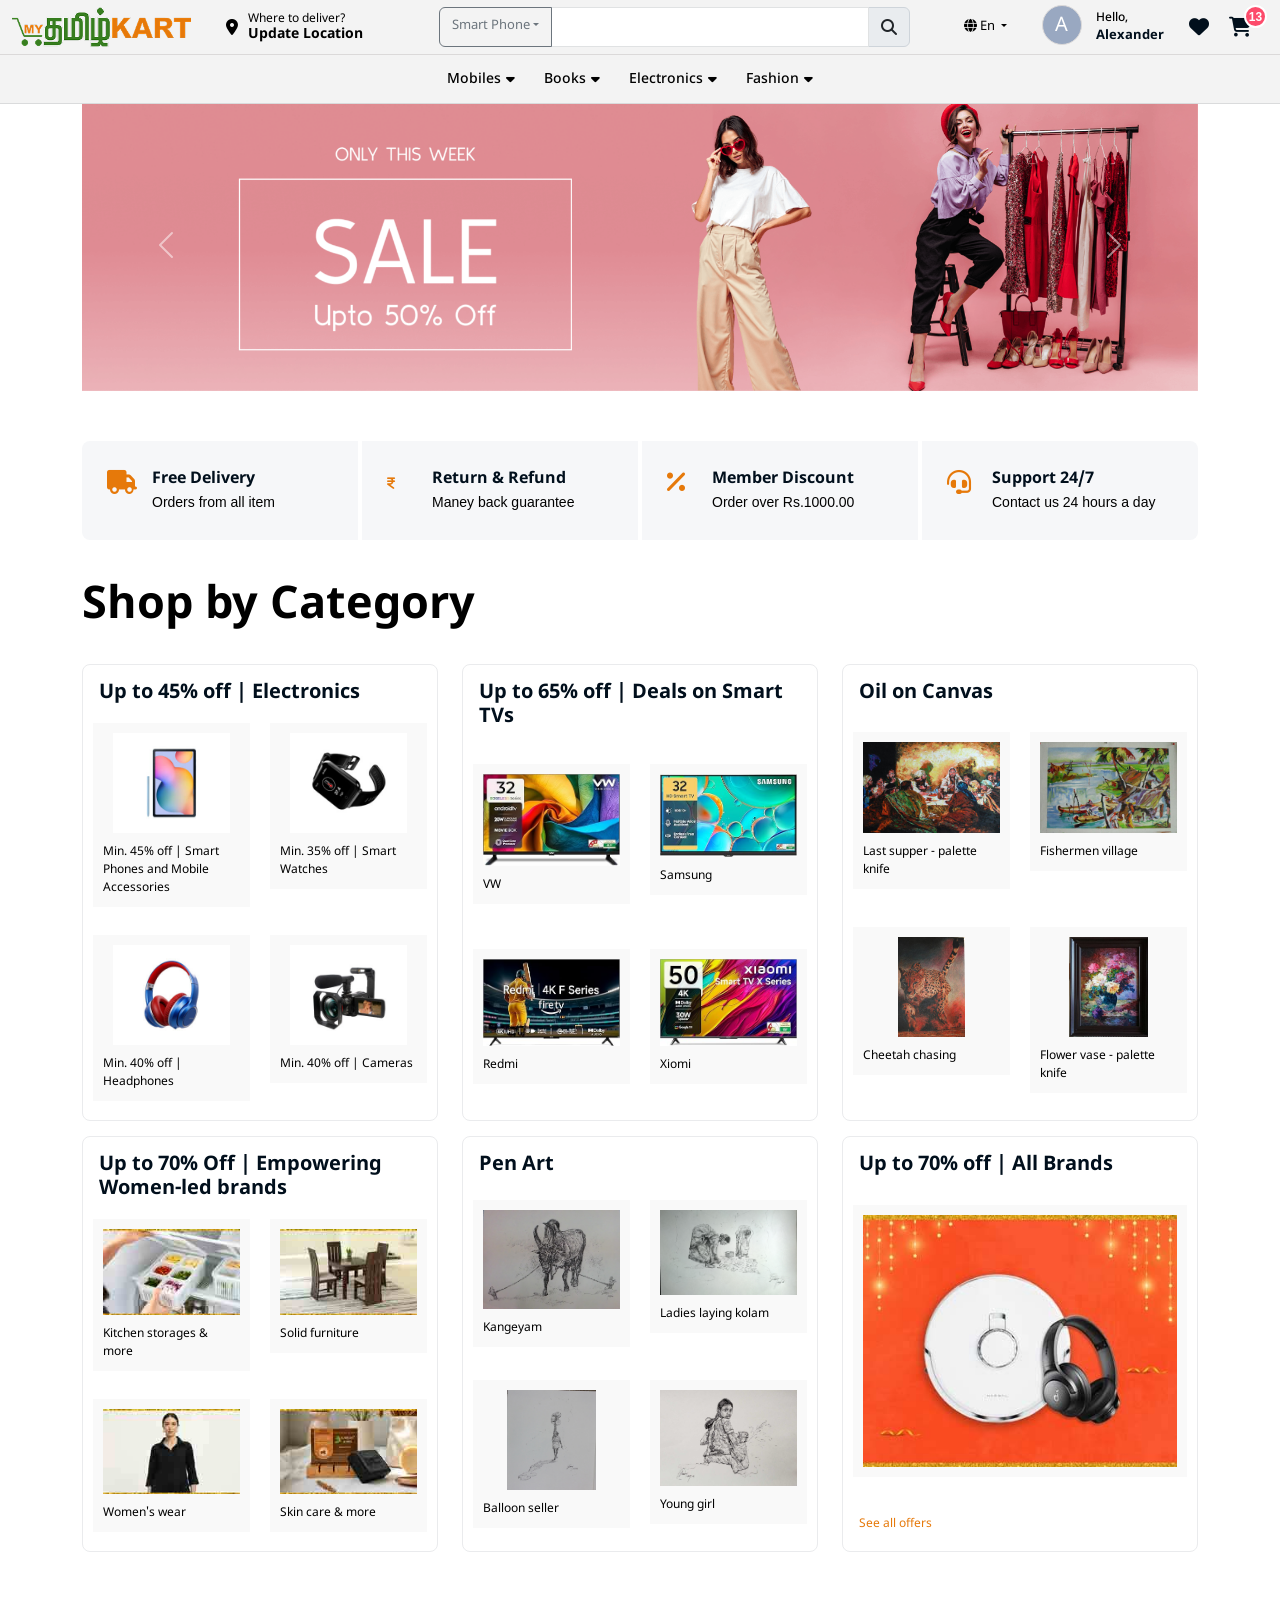
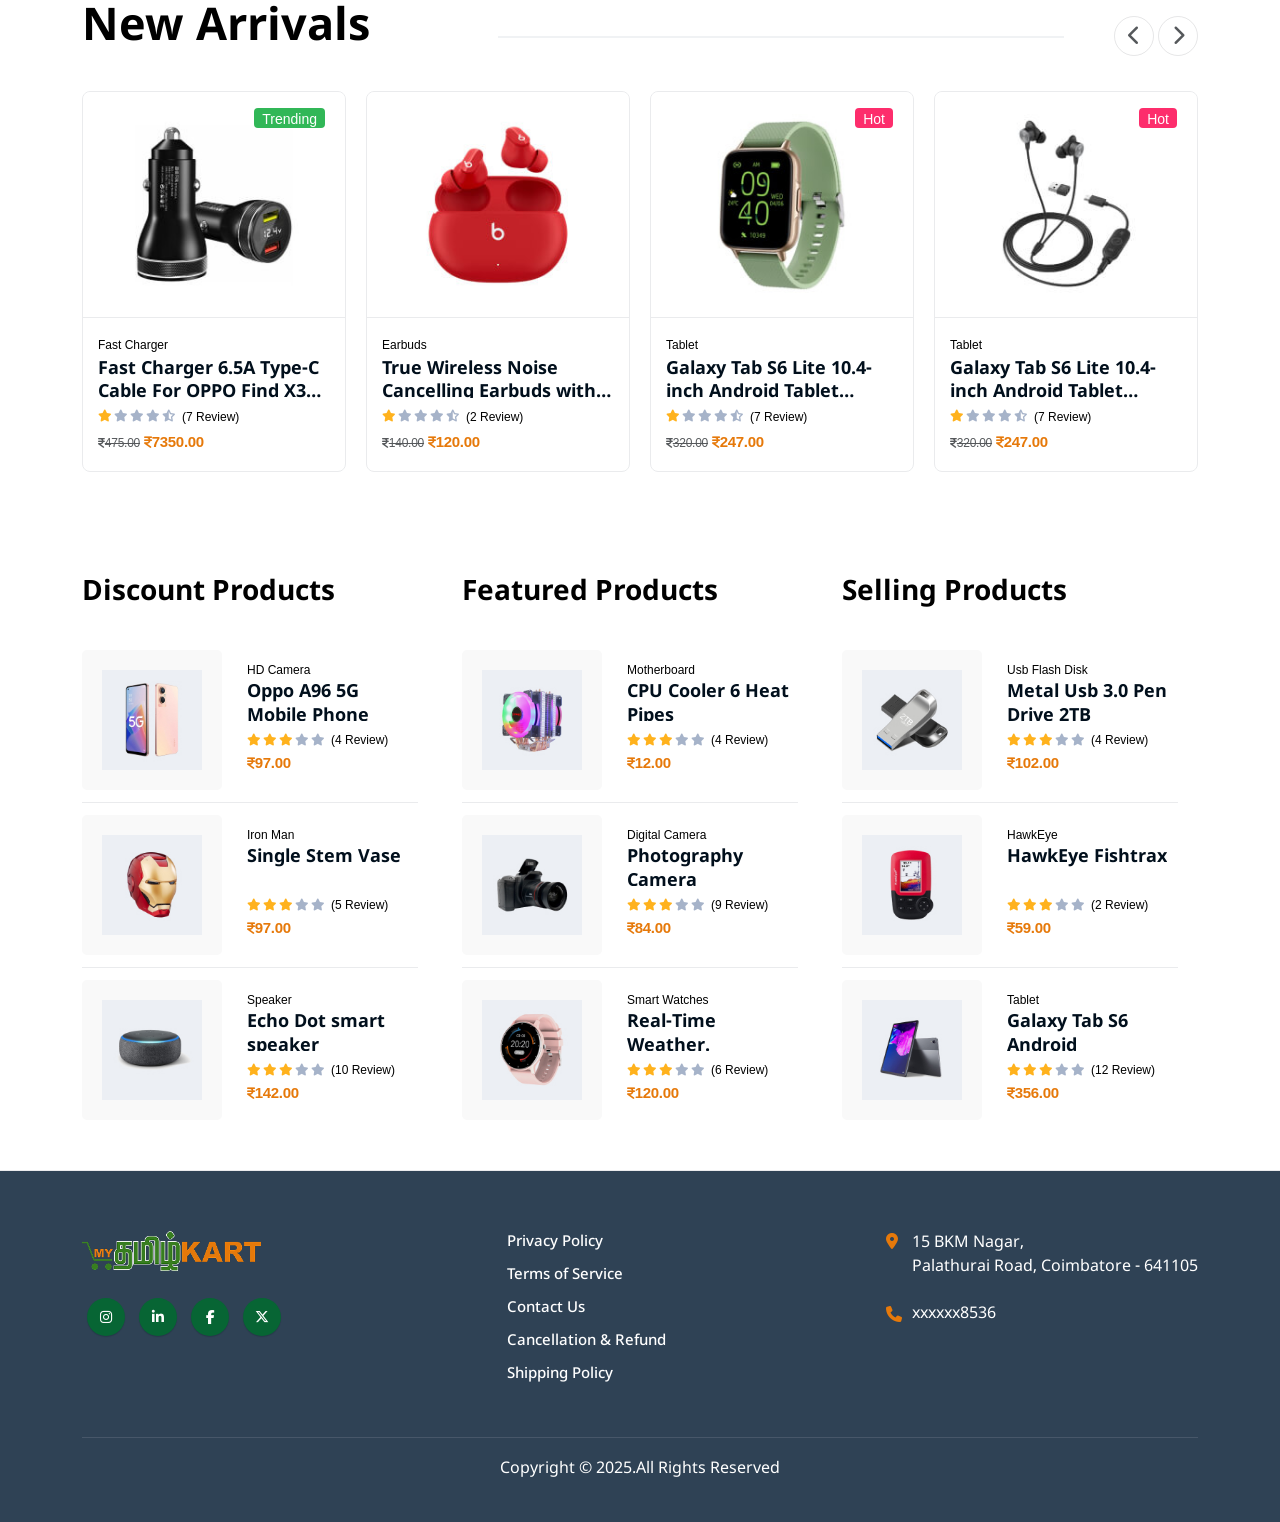
<file: index.html>
<!doctype html>
<html class="no-js" lang="zxx">
   
<head>
      <meta charset="utf-8">
      <meta http-equiv="x-ua-compatible" content="ie=edge">
      <title>MyTamilKart</title>
      <meta name="description" content="">
      <meta name="viewport" content="width=device-width, initial-scale=1, maximum-scale=1, user-scalable=no">

      <!-- Place favicon.ico in the root directory -->
       <link rel="shortcut icon" href="assets/img/favicon/favicon.ico" type="image/x-icon">
      <link rel="icon" href="assets/img/favicon/favicon.ico" type="image/x-icon">

         <!-- <link rel="shortcut icon" type="image/x-icon" href="assets/img/favicon/favicon.png"> -->

         <link rel="apple-touch-icon" sizes="57x57" href="assets/img/favicon/apple-icon-57x57.png">
         <link rel="apple-touch-icon" sizes="60x60" href="assets/img/favicon/apple-icon-60x60.png">
         <link rel="apple-touch-icon" sizes="72x72" href="assets/img/favicon/apple-icon-72x72.png">
         <link rel="apple-touch-icon" sizes="76x76" href="assets/img/favicon/apple-icon-76x76.png">
         <link rel="apple-touch-icon" sizes="114x114" href="assets/img/favicon/apple-icon-114x114.png">
         <link rel="apple-touch-icon" sizes="120x120" href="assets/img/favicon/apple-icon-120x120.png">
         <link rel="apple-touch-icon" sizes="144x144" href="assets/img/favicon/apple-icon-144x144.png">
         <link rel="apple-touch-icon" sizes="152x152" href="assets/img/favicon/apple-icon-152x152.png">
         <link rel="apple-touch-icon" sizes="180x180" href="assets/img/favicon/apple-icon-180x180.png">
         <link rel="icon" type="image/png" sizes="192x192"  href="assets/img/favicon/android-icon-192x192.png">
         <link rel="icon" type="image/png" sizes="32x32" href="assets/img/favicon/favicon-32x32.png">
         <link rel="icon" type="image/png" sizes="96x96" href="assets/img/favicon/favicon-96x96.png">
         <link rel="icon" type="image/png" sizes="16x16" href="assets/img/favicon/favicon-16x16.png">
         <link rel="manifest" href="assets/img/favicon/manifest.json">
         <meta name="msapplication-TileColor" content="#ffffff">
         <meta name="msapplication-TileImage" content="assets/img/favicon/ms-icon-144x144.png"> 
         <meta name="theme-color" content="#ffffff">

      
      <!-- Fonts Used -->
        <link rel="preconnect" href="https://fonts.googleapis.com">
         <link rel="preconnect" href="https://fonts.gstatic.com" crossorigin>
         <link href="https://fonts.googleapis.com/css2?family=Noto+Sans+Tamil:wght@100..900&family=Noto+Sans:ital,wght@0,100..900;1,100..900&family=Open+Sans:ital,wght@0,300..800;1,300..800&display=swap" rel="stylesheet">

      <!-- CSS here -->
      <link rel="stylesheet" href="assets/css/bootstrap.css">
      <link rel="stylesheet" href="assets/css/customstyle.css">

      <link rel="stylesheet" href="assets/css/animate.css">
      <link rel="stylesheet" href="https://cdn.jsdelivr.net/npm/swiper@11/swiper-bundle.min.css" />
      <!-- <link rel="stylesheet" href="assets/css/slick.css"> -->
      <!-- <link rel="stylesheet" href="assets/css/magnific-popup.css"> -->
      <link rel="stylesheet" href="https://cdnjs.cloudflare.com/ajax/libs/font-awesome/6.7.2/css/all.min.css">
      <link rel="stylesheet" href="assets/css/spacing.css">
      <link rel="stylesheet" href="assets/css/main.css">
   </head>
   <body class="accent-custom">
      <!--[if lte IE 9]>
      <p class="browserupgrade">You are using an <strong>outdated</strong> browser. Please <a href="https://browsehappy.com/">upgrade your browser</a> to improve your experience and security.</p>
      <![endif]-->


      <!-- offcanvas area start -->
      <div class="offcanvas__area">
         <div class="offcanvas__wrapper">
            <div class="offcanvas__close">
               <button class="offcanvas__close-btn offcanvas-close-btn">
                 <i class="fa-solid fa-xmark"></i>
               </button>
            </div>
            <div class="offcanvas__content">
               <div class="offcanvas__top mb-70 d-flex justify-content-between align-items-center">
                  <div class="offcanvas__logo headerlogo">
                     <a href="#">
                        <img src="assets/img/logo/logo.png" alt="logo">
                     </a>
                  </div>
               </div>
              
               <div class="tp-main-menu-mobile fix mb-40"></div>

            </div>

         </div>
      </div>
      <div class="body-overlay"></div>
      <!-- offcanvas area end -->

      <!-- mobile menu area start -->
      <div id="tp-bottom-menu-sticky" class="tp-mobile-menu d-xl-none">
         <div class="container">
            <div class="row row-cols-5 justify-content-center">
              
               <div class="col">
                  <div class="tp-mobile-item text-center">
                     <button class="tp-mobile-item-btn tp-search-open-btn">
                        <i class="fa-solid fa-magnifying-glass"></i>
                        <span>Search</span>
                     </button>
                  </div>
               </div>
               <div class="col">
                  <div class="tp-mobile-item text-center mobile_profile_menu">
                     <a href="#" class="tp-mobile-item-btn">
                        <!-- <img src="assets/img/profile/profile_avatar.png" alt="" class="mobile_profileimg"> -->
                        <span class="mobilelogin_nameinitial">A</span>
                        <span>Account</span>
                     </a>
                  </div>
               </div>
               
            
            </div>
         </div>
      </div>
      <!-- mobile menu area end -->

      <!-- search area start -->
      <section class="tp-search-area">
         <div class="container">
            <div class="row">
               <div class="col-xl-12">
                  <div class="tp-search-form p-relative">
                     <div class="tp-search-close text-center mb-20">
                        <button class="tp-search-close-btn tp-search-close-btn"></button>
                     </div>
                     <form action="#">
                        <div class="header_search_wrapper">
                       <div class="input-group">
                        <button class="btn btn-outline-secondary dropdown-toggle" type="button" data-bs-toggle="dropdown" aria-expanded="false"><span class="header_search_seltxt">Smart Phone</span></button>
                        <ul class="dropdown-menu scrollbar_style">
                           <li><a class="dropdown-item" href="#">Smart Phone</a></li>
                           <li><a class="dropdown-item" href="#">Bluetooth</a></li>
                           <li><a class="dropdown-item" href="#">Baby</a></li>
                           <li><a class="dropdown-item" href="#">Books</a></li>
                           <li><a class="dropdown-item" href="#">...</a></li>
                        </ul>
                        <input type="text" class="form-control" aria-label="Text input with dropdown button">
                         <span class="input-group-text"><i class="fa-solid fa-magnifying-glass crsr_pntr"></i></span>
                        </div>
                        </div>
                         
                        
                     </form>
                     
                  </div>
               </div>
            </div>
         </div>
      </section>
      <!-- search area end -->



      <!-- header area start -->
      <header class="fixed-top">
         <div class="tp-header-area p-relative z-index-11">
           

            <!-- header main start -->
            <div class="tp-header-main tp-header-sticky">
               <div class="container-fluid">
                  <div class="row align-items-center">
                     <div class="col-xxl-3 col-xl-4 col-lg-6 col-md-6 col-12">
                        <div class="header_left_wrapper">
                        <div class="headerlogo">
                           <a href="#">
                              <img src="assets/img/logo/logo.png" alt="logo">
                           </a>
                        </div>

                        <div class="header_deliveryloc">
                           <i class="fa-solid fa-location-dot f_sz16 mr-10"></i>
                           <div class="d-flex flex-column flex-wrap">
                              <div class="f_sz12">Where to deliver?</div>
                              <div class="f_bold">Update Location</div>
                           </div>
                        </div>

                        </div>

                     </div>
                     <div class="col-xxl-6 col-xl-5 col-lg-6 header_search_wdth d-none d-xl-block">
                       <div class="header_search_wrapper">
                       <div class="input-group">
                        <button class="btn btn-outline-secondary dropdown-toggle" type="button" data-bs-toggle="dropdown" aria-expanded="false"><span class="header_search_seltxt">Smart Phone</span></button>
                        <ul class="dropdown-menu scrollbar_style">
                           <li><a class="dropdown-item" href="#">Smart Phone</a></li>
                           <li><a class="dropdown-item" href="#">Bluetooth</a></li>
                           <li><a class="dropdown-item" href="#">Baby</a></li>
                           <li><a class="dropdown-item" href="#">Books</a></li>
                           <li><a class="dropdown-item" href="#">...</a></li>
                        </ul>
                        <input type="text" class="form-control" aria-label="Text input with dropdown button">
                         <span class="input-group-text"><i class="fa-solid fa-magnifying-glass crsr_pntr"></i></span>
                        </div>
                        </div>
                     </div>

                     <div class="col-xxl-3 col-xl-3 col-lg-6 col-md-6 col-12 header_rgticons_wdth">
                        <div class="tp-header-main-right d-flex align-items-center justify-content-center justify-content-md-end pe-3">
                           <div class="tp-header-action d-flex align-items-center">
                                <div class="tp-header-action-item d-inline-flex">
                                    <div class="dropdown language_drpdwn">
                                    <a class="dropdown-toggle f_sz13" href="#" role="button" data-bs-toggle="dropdown" aria-expanded="false">
                                       <i class="fa-solid fa-globe"></i>
                                       <!-- <span>தமிழ்</span> -->
                                       <span>En</span>
                                    </a>
                                    <ul class="dropdown-menu">
                                       <li><a class="dropdown-item" href="#">தமிழ்</a></li>
                                       <li><a class="dropdown-item" href="#">English</a></li>
                                    </ul>
                                    </div>
                              </div> 

                           </div>
                           

                           <div class="tp-header-login d-none d-xl-block ml-25">

                              <!-- <a href="#" class="tp_login_btn">Sign In</a> -->
                          

                              <a href="profile.html" class="d-flex align-items-center">
                                  <div class="tp-header-login-icon">
                                    <span>
                                       <span class="login_nameinitial">A</span>
                                      <!-- <img src="assets/img/profile/profile_avatar.png" alt=""> -->
                                    </span>
                                 </div>
                                 <div class="tp-header-login-content d-none d-xl-block">
                                    <span>Hello,</span>
                                    <h5 class="tp-header-login-title">Alexander</h5>
                                 </div>
                              </a>
                           </div>

                          

                           
                           <div class="tp-header-action d-flex align-items-center ml-25 mt-5">
                             
                              <div class="tp-header-action-item">
                                 <a href="#" class="tp-header-action-btn">
                                   <i class="fa-solid fa-heart"></i>
                                    <!-- <span class="tp-header-action-badge">4</span>                           -->
                                 </a>
                              </div>
                              <div class="tp-header-action-item">
                                 <a href="#" class="tp-header-action-btn cartmini-open-btn">
                                    <i class="fa-solid fa-cart-shopping"></i>
                                    <span class="tp-header-action-badge">13</span>                                                                          
                                 </a>
                              </div>
                              <div class="tp-header-action-item d-lg-none">
                                 <button type="button" class="tp-header-action-btn tp-offcanvas-open-btn">
                                   <i class="fa-solid fa-bars-staggered"></i>
                                 </button>
                              </div>
                              
                           </div>
                        </div>
                     </div>
                    
                  </div>
               </div>
            </div>

            <!-- header bottom start -->
            <div class="tp-header-bottom tp-header-top-border d-none d-lg-block">
               <div class="container-fluid">
                  <div class="tp-mega-menu-wrapper p-relative">
                     <div class="row align-items-center">
                        
                        <div class="col-xl-12 col-lg-12">
                           <div class="main-menu menu-style-1">
                              <nav class="tp-main-menu-content text-sm-start text-md-center">
                                 <ul>
                                
                                    <li class="has-dropdown has-mega-menu ">
                                       
                                       <a href="#">Mobiles</a>
                                       <ul class="tp-submenu tp-mega-menu mega-menu-style-2">
                                          <!-- first col -->
                                          <li class="has-dropdown">
                                             <a href="#" class="mega-menu-title">Smart Phones</a>
                                             <ul class="tp-submenu">
                                                <li><a href="#">Android Phones</a></li>
                                                <li><a href="#">iPhones</a></li>
                                                <li><a href="#">Gaming Phones</a></li>
                                                <li><a href="#">Foldable Phones</a></li>
                                                <li><a href="#">5G Phones</a></li>
                                                <li><a href="#">Refurbished Phones</a></li>
                                             </ul>
                                          </li>
                                          <!-- second col -->
                                          <li  class="has-dropdown">
                                             <a href="#" class="mega-menu-title">Feature Phones</a>
                                             <ul class="tp-submenu">
                                                <li><a href="#">Basic Keypad Phones</a></li>
                                                <li><a href="#">Senior-Friendly Phones</a></li>
                                                <li><a href="#">Rugged Phones</a></li>
                                             </ul>
                                          </li>
                                          <!-- third col -->
                                          <li  class="has-dropdown">
                                             <a href="#" class="mega-menu-title">Accessories</a>
                                             <ul class="tp-submenu">
                                                <li><a href="#">Cases & Covers</a></li>
                                                <li><a href="#">Screen Protectors</a></li>
                                                <li><a href="#">Power Banks</a></li>
                                                <li><a href="#">Chargers & Cables</a></li>
                                                <li><a href="#">Headphones & Earphones</a></li>
                                                <li><a href="#">Smartwatches & Wearables</a></li>
                                             </ul>
                                          </li>

                                          <!-- second col -->
                                          <li  class="has-dropdown">
                                             <a href="#" class="mega-menu-title">Tablets & eReaders</a>
                                             <ul class="tp-submenu">
                                                <li><a href="#">Tablets</a></li>
                                                <li><a href="#">eReaders</a></li>
                                                <li><a href="#">Tablet Accessories</a></li>
                                             </ul>
                                          </li>

                                       </ul>
                                    </li>

                                     <li class="has-dropdown has-mega-menu ">
                                       
                                       <a href="#">Books</a>
                                       <ul class="tp-submenu tp-mega-menu mega-menu-style-2">
                                          <!-- first col -->
                                          <li class="has-dropdown">
                                             <a href="#" class="mega-menu-title">Smart Phones</a>
                                             <ul class="tp-submenu">
                                                <li><a href="#">Android Phones</a></li>
                                                <li><a href="#">iPhones</a></li>
                                                <li><a href="#">Gaming Phones</a></li>
                                                <li><a href="#">Foldable Phones</a></li>
                                                <li><a href="#">5G Phones</a></li>
                                                <li><a href="#">Refurbished Phones</a></li>
                                             </ul>
                                          </li>
                                          <!-- second col -->
                                          <li  class="has-dropdown">
                                             <a href="#" class="mega-menu-title">Feature Phones</a>
                                             <ul class="tp-submenu">
                                                <li><a href="#">Basic Keypad Phones</a></li>
                                                <li><a href="#">Senior-Friendly Phones</a></li>
                                                <li><a href="#">Rugged Phones</a></li>
                                             </ul>
                                          </li>
                                          <!-- third col -->
                                          <li  class="has-dropdown">
                                             <a href="#" class="mega-menu-title">Accessories</a>
                                             <ul class="tp-submenu">
                                                <li><a href="#">Cases & Covers</a></li>
                                                <li><a href="#">Screen Protectors</a></li>
                                                <li><a href="#">Power Banks</a></li>
                                                <li><a href="#">Chargers & Cables</a></li>
                                                <li><a href="#">Headphones & Earphones</a></li>
                                                <li><a href="#">Smartwatches & Wearables</a></li>
                                             </ul>
                                          </li>

                                          <!-- second col -->
                                          <li  class="has-dropdown">
                                             <a href="#" class="mega-menu-title">Tablets & eReaders</a>
                                             <ul class="tp-submenu">
                                                <li><a href="#">Tablets</a></li>
                                                <li><a href="#">eReaders</a></li>
                                                <li><a href="#">Tablet Accessories</a></li>
                                             </ul>
                                          </li>

                                       </ul>
                                    </li>

                                    <li class="has-dropdown has-mega-menu ">
                                       
                                       <a href="#">Electronics</a>
                                       <ul class="tp-submenu tp-mega-menu mega-menu-style-2">
                                          <!-- first col -->
                                          <li class="has-dropdown">
                                             <a href="#" class="mega-menu-title">Smart Phones</a>
                                             <ul class="tp-submenu">
                                                <li><a href="#">Android Phones</a></li>
                                                <li><a href="#">iPhones</a></li>
                                                <li><a href="#">Gaming Phones</a></li>
                                                <li><a href="#">Foldable Phones</a></li>
                                                <li><a href="#">5G Phones</a></li>
                                                <li><a href="#">Refurbished Phones</a></li>
                                             </ul>
                                          </li>
                                          <!-- second col -->
                                          <li  class="has-dropdown">
                                             <a href="#" class="mega-menu-title">Feature Phones</a>
                                             <ul class="tp-submenu">
                                                <li><a href="#">Basic Keypad Phones</a></li>
                                                <li><a href="#">Senior-Friendly Phones</a></li>
                                                <li><a href="#">Rugged Phones</a></li>
                                             </ul>
                                          </li>
                                          <!-- third col -->
                                          <li  class="has-dropdown">
                                             <a href="#" class="mega-menu-title">Accessories</a>
                                             <ul class="tp-submenu">
                                                <li><a href="#">Cases & Covers</a></li>
                                                <li><a href="#">Screen Protectors</a></li>
                                                <li><a href="#">Power Banks</a></li>
                                                <li><a href="#">Chargers & Cables</a></li>
                                                <li><a href="#">Headphones & Earphones</a></li>
                                                <li><a href="#">Smartwatches & Wearables</a></li>
                                             </ul>
                                          </li>

                                          <!-- second col -->
                                          <li  class="has-dropdown">
                                             <a href="#" class="mega-menu-title">Tablets & eReaders</a>
                                             <ul class="tp-submenu">
                                                <li><a href="#">Tablets</a></li>
                                                <li><a href="#">eReaders</a></li>
                                                <li><a href="#">Tablet Accessories</a></li>
                                                <li><a href="#">Tablets</a></li>
                                                <li><a href="#">eReaders</a></li>
                                                <li><a href="#">Tablet Accessories</a></li>
                                             </ul>
                                          </li>

                                           <!-- second col -->
                                          <li  class="has-dropdown">
                                             <a href="#" class="mega-menu-title">Tablets & eReaders</a>
                                             <ul class="tp-submenu">
                                                <li><a href="#">Tablets</a></li>
                                                <li><a href="#">eReaders</a></li>
                                                <li><a href="#">Tablet Accessories</a></li>
                                             </ul>
                                          </li>

                                       </ul>
                                    </li>

                                     <li class="has-dropdown">
                                       <a href="#">Fashion</a>
                                       <ul class="tp-submenu">
                                           <li><a href="#">Android Phones</a></li>
                                                <li><a href="#">iPhones</a></li>
                                                <li><a href="#">Gaming Phones</a></li>
                                                <li><a href="#">Foldable Phones</a></li>
                                                <li><a href="#">5G Phones</a></li>
                                                <li><a href="#">Refurbished Phones</a></li>
                                       </ul>
                                    </li>
                                   
                                 </ul>
                              </nav>
                           </div>
                        </div>
                       
                     </div>
                  </div>
               </div>
            </div>
         </div>
      </header>
      
      <!-- header area end -->

      <main>

          <!-- slider area start -->
         <section class="tp-slider-area p-relative z-index-1 pt-100 pb-50">
            <div class="container">
               <div id="carouselExampleFade" class="carousel slide carousel-fade" data-bs-ride="carousel" data-pause="false">
               <div class="carousel-inner">
                  <div class="carousel-item active">
                      <div class="row align-items-center">
                           <div class="col-xl-12 col-lg-12 col-md-12">
                              <div class="tp-slider-thumb text-center">
                                 <img src="assets/img/home/slider1.png" alt="slider-img">
                              </div>
                           </div>
                      </div>
                  </div>
                  <div class="carousel-item">
                      <div class="row align-items-center">
                           <div class="col-xl-12 col-lg-12 col-md-12">
                              <div class="tp-slider-thumb text-center">
                                 <img src="assets/img/home/slider2.png" alt="slider-img">
                              </div>
                           </div>
                      </div>
                  </div>
                  <div class="carousel-item">
                       <div class="row align-items-center">
                           <div class="col-xl-12 col-lg-12 col-md-12">
                              <div class="tp-slider-thumb text-center">
                                 <img src="assets/img/home/slider3.png" alt="slider-img">
                              </div>
                           </div>
                      </div>
                  </div>
                    
               </div>
               <button class="carousel-control-prev" type="button" data-bs-target="#carouselExampleFade" data-bs-slide="prev">
                  <span class="carousel-control-prev-icon" aria-hidden="true"></span>
                  <span class="visually-hidden">Previous</span>
               </button>
               <button class="carousel-control-next" type="button" data-bs-target="#carouselExampleFade" data-bs-slide="next">
                  <span class="carousel-control-next-icon" aria-hidden="true"></span>
                  <span class="visually-hidden">Next</span>
               </button>
               </div>
              </div> 
         </section>
         <!-- slider area end -->

          <!-- feature area start -->
         <section class="tp-feature-area tp-feature-border-radius pb-20">
            <div class="container">
               <div class="row gx-1 gy-1 gy-xl-0">
                  <div class="col-xl-3 col-lg-6 col-md-6 col-sm-6">
                     <div class="tp-feature-item d-flex align-items-start">
                        <div class="tp-feature-icon mr-15">
                           <span>
                              <i class="fa-solid fa-truck"></i>                                         
                           </span>
                        </div>
                        <div class="tp-feature-content">
                           <h3 class="tp-feature-title">Free Delivery</h3>
                           <p>Orders from all item</p>
                        </div>
                     </div>
                  </div>
                  <div class="col-xl-3 col-lg-6 col-md-6 col-sm-6">
                     <div class="tp-feature-item d-flex align-items-start">
                        <div class="tp-feature-icon mr-15">
                           <span>
                             <i class="fa-solid fa-indian-rupee-sign f_sz13"></i>                                              
                           </span>
                        </div>
                        <div class="tp-feature-content">
                           <h3 class="tp-feature-title">Return & Refund</h3>
                           <p>Maney back guarantee</p>
                        </div>
                     </div>
                  </div>
                  <div class="col-xl-3 col-lg-6 col-md-6 col-sm-6">
                     <div class="tp-feature-item d-flex align-items-start">
                        <div class="tp-feature-icon mr-15">
                           <span>
                             <i class="fa-solid fa-percent"></i>                                                                        
                           </span>
                        </div>
                        <div class="tp-feature-content">
                           <h3 class="tp-feature-title">Member Discount</h3>
                           <p>Order over Rs.1000.00</p>
                        </div>
                     </div>
                  </div>
                  <div class="col-xl-3 col-lg-6 col-md-6 col-sm-6">
                     <div class="tp-feature-item d-flex align-items-start">
                        <div class="tp-feature-icon mr-15">
                           <span>
                              <i class="fa-solid fa-headset"></i>                                                                                     
                           </span>
                        </div>
                        <div class="tp-feature-content">
                           <h3 class="tp-feature-title">Support 24/7</h3>
                           <p>Contact us 24 hours a day</p>
                        </div>
                     </div>
                  </div>
               </div>
            </div>
         </section>
         <!-- feature area end -->

         <!-- product category area start -->
          
         <section class="tp-product-category pt-20 pb-15">
            <div class="container">

               <div class="row align-items-end">
                  <div class="col-xl-12 col-md-12">
                     <div class="tp-section-title-wrapper mb-30">
                        <h3 class="tp-section-title">Shop by Category</h3>
                     </div>
                  </div>
                 
               </div>

               <div class="row">
                  <div class="col-xl-4 col-lg-4 col-md-6 col-sm-12 col-12 mb-15">
                      <div class="tp-product-item p-relative transition-3 mb-25 latest_trends_wrapper h-100">
                        <h5 class="pt-3 pe-3 pb-0 ps-3 mb-0 w-100">Up to 45% off | Electronics</h5>
                        <div class="col-6">
                           <div class="tp-product-thumb p-relative fix m-img">
                              <a href="#">
                                 <img src="assets/img/product/product-1.jpg" alt="product-electronic">
                              </a>
                              <div class="f_sz12 text-start lnhgt18 mt-10">Min. 45% off | Smart Phones and Mobile Accessories</div>
                           </div>               
                        </div>
                         <div class="col-6">
                           <div class="tp-product-thumb p-relative fix m-img">
                               <a href="#">
                                 <img src="assets/img/product/product-2.jpg" alt="product-electronic">
                              </a>
                              <div class="f_sz12 text-start lnhgt18 mt-10">Min. 35% off | Smart Watches</div>
                           </div>               
                        </div>
                         <div class="col-6">
                           <div class="tp-product-thumb p-relative fix m-img">
                               <a href="#">
                                 <img src="assets/img/product/product-3.jpg" alt="product-electronic">
                              </a>
                              <div class="f_sz12 text-start lnhgt18 mt-10">Min. 40% off | Headphones</div>
                           </div>               
                        </div>
                         <div class="col-6">
                           <div class="tp-product-thumb p-relative fix m-img">
                               <a href="#">
                                 <img src="assets/img/product/product-4.jpg" alt="product-electronic">
                              </a>
                              <div class="f_sz12 text-start lnhgt18 mt-10">Min. 40% off | Cameras</div>
                           </div>               
                        </div>
                     </div>
                  </div>
                  <div class="col-xl-4 col-lg-4 col-md-6 col-sm-12 col-12 mb-15">
                      <div class="tp-product-item p-relative transition-3 mb-25 latest_trends_wrapper h-100">
                        <h5 class="pt-3 pe-3 pb-0 ps-3 mb-0 w-100">Up to 65% off | Deals on Smart TVs</h5>
                        <div class="col-6">
                           <div class="tp-product-thumb p-relative fix m-img">
                              <a href="#">
                                 <img src="assets/img/product/tv1.jpg" alt="product-electronic">
                              </a>
                              <div class="f_sz12 text-start lnhgt18 mt-10">VW</div>
                           </div>               
                        </div>
                         <div class="col-6">
                           <div class="tp-product-thumb p-relative fix m-img">
                               <a href="#">
                                 <img src="assets/img/product/tv2.jpg" alt="product-electronic">
                              </a>
                              <div class="f_sz12 text-start lnhgt18 mt-10">Samsung</div>
                           </div>               
                        </div>
                         <div class="col-6">
                           <div class="tp-product-thumb p-relative fix m-img">
                               <a href="#">
                                 <img src="assets/img/product/tv3.jpg" alt="product-electronic">
                              </a>
                              <div class="f_sz12 text-start lnhgt18 mt-10">Redmi</div>
                           </div>               
                        </div>
                         <div class="col-6">
                           <div class="tp-product-thumb p-relative fix m-img">
                               <a href="#">
                                 <img src="assets/img/product/tv4.jpg" alt="product-electronic">
                              </a>
                              <div class="f_sz12 text-start lnhgt18 mt-10">Xiomi</div>
                           </div>               
                        </div>
                     </div>
                  </div>
                   <div class="col-xl-4 col-lg-4 col-md-6 col-sm-12 col-12 mb-15">
                      <div class="tp-product-item p-relative transition-3 mb-25 latest_trends_wrapper h-100">
                        <h5 class="pt-3 pe-3 pb-0 ps-3 mb-0 w-100">Oil on Canvas</h5>
                        <div class="col-6">
                           <div class="tp-product-thumb p-relative fix m-img">
                              <a href="#">
                                 <img src="assets/img/product/oil_canvas1.jpg" alt="Oil on Canvas">
                              </a>
                              <div class="f_sz12 text-start lnhgt18 mt-10">Last supper - palette knife</div>
                           </div>               
                        </div>
                         <div class="col-6">
                           <div class="tp-product-thumb p-relative fix m-img">
                               <a href="#">
                                 <img src="assets/img/product/oil_canvas2.jpg" alt="Oil on Canvas">
                              </a>
                              <div class="f_sz12 text-start lnhgt18 mt-10">Fishermen village</div>
                           </div>               
                        </div>
                         <div class="col-6">
                           <div class="tp-product-thumb p-relative fix m-img">
                               <a href="#">
                                 <img src="assets/img/product/oil_canvas3.jpg" alt="Oil on Canvas">
                              </a>
                              <div class="f_sz12 text-start lnhgt18 mt-10">Cheetah chasing</div>
                           </div>               
                        </div>
                         <div class="col-6">
                           <div class="tp-product-thumb p-relative fix m-img">
                               <a href="#">
                                 <img src="assets/img/product/oil_canvas4.jpg" alt="Oil on Canvas">
                              </a>
                              <div class="f_sz12 text-start lnhgt18 mt-10">Flower vase - palette knife</div>
                           </div>               
                        </div>
                     </div>
                  </div>

                    <div class="col-xl-4 col-lg-4 col-md-6 col-sm-12 col-12 mb-15">
                      <div class="tp-product-item p-relative transition-3 mb-25 latest_trends_wrapper h-100">
                        <h5 class="pt-3 pe-3 pb-0 ps-3 mb-0 w-100">Up to 70% Off | Empowering Women-led brands</h5>
                        <div class="col-6">
                           <div class="tp-product-thumb p-relative fix m-img">
                              <a href="#">
                                 <img src="assets/img/product/women_brand1.jpg" alt="Empowering Women-led brands">
                              </a>
                              <div class="f_sz12 text-start lnhgt18 mt-10">Kitchen storages & more</div>
                           </div>               
                        </div>
                         <div class="col-6">
                           <div class="tp-product-thumb p-relative fix m-img">
                               <a href="#">
                                 <img src="assets/img/product/women_brand2.jpg" alt="Empowering Women-led brands">
                              </a>
                              <div class="f_sz12 text-start lnhgt18 mt-10">Solid furniture</div>
                           </div>               
                        </div>
                         <div class="col-6">
                           <div class="tp-product-thumb p-relative fix m-img">
                               <a href="#">
                                 <img src="assets/img/product/women_brand3.jpg" alt="Empowering Women-led brands">
                              </a>
                              <div class="f_sz12 text-start lnhgt18 mt-10">Women's wear</div>
                           </div>               
                        </div>
                         <div class="col-6">
                           <div class="tp-product-thumb p-relative fix m-img">
                               <a href="#">
                                 <img src="assets/img/product/women_brand4.jpg" alt="Empowering Women-led brands">
                              </a>
                              <div class="f_sz12 text-start lnhgt18 mt-10">Skin care & more</div>
                           </div>               
                        </div>
                     </div>
                  </div>
                  <div class="col-xl-4 col-lg-4 col-md-6 col-sm-12 col-12 mb-15">
                      <div class="tp-product-item p-relative transition-3 mb-25 latest_trends_wrapper h-100">
                        <h5 class="pt-3 pe-3 pb-0 ps-3 mb-0 w-100">Pen Art</h5>
                        <div class="col-6">
                           <div class="tp-product-thumb p-relative fix m-img">
                              <a href="#">
                                 <img src="assets/img/product/art1.jpg" alt="product-electronic">
                              </a>
                              <div class="f_sz12 text-start lnhgt18 mt-10">Kangeyam</div>
                           </div>               
                        </div>
                         <div class="col-6">
                           <div class="tp-product-thumb p-relative fix m-img">
                               <a href="#">
                                 <img src="assets/img/product/art2.jpg" alt="product-electronic">
                              </a>
                              <div class="f_sz12 text-start lnhgt18 mt-10">Ladies laying kolam</div>
                           </div>               
                        </div>
                         <div class="col-6">
                           <div class="tp-product-thumb p-relative fix m-img">
                               <a href="#">
                                 <img src="assets/img/product/art3.jpg" alt="product-electronic">
                              </a>
                              <div class="f_sz12 text-start lnhgt18 mt-10">Balloon seller</div>
                           </div>               
                        </div>
                         <div class="col-6">
                           <div class="tp-product-thumb p-relative fix m-img">
                               <a href="#">
                                 <img src="assets/img/product/art4.jpg" alt="product-electronic">
                              </a>
                              <div class="f_sz12 text-start lnhgt18 mt-10">Young girl</div>
                           </div>               
                        </div>
                     </div>
                  </div>
                   <div class="col-xl-4 col-lg-4 col-md-6 col-sm-12 col-12 mb-15">
                      <div class="tp-product-item p-relative transition-3 mb-25 latest_trends_wrapper h-100">
                        <h5 class="pt-3 pe-3 pb-0 ps-3 mb-0 w-100">Up to 70% off | All Brands</h5>
                        <div class="col-12">
                           <div class="tp-product-thumb p-relative fix m-img">
                              <a href="#">
                                 <img src="assets/img/product/electronics1.jpg" alt="Oil on Canvas" class="lrge">
                              </a>
                              
                           </div>               
                        </div>
                        <div class="f_sz12 text-start lnhgt18 mt-10 ps-3 pe-3"><a href="#" class="link">See all offers</a></div>
                        
                     </div>
                  </div>
                 
               </div>
            </div>
         </section>
         <!-- product category area end -->

       

          <!-- product arrival area start -->
         <section class="tp-product-arrival-area pt-20 pb-35">
            <div class="container">
               <div class="row align-items-end">
                  <div class="col-xl-5 col-sm-6">
                     <div class="tp-section-title-wrapper mb-20">
                        <h3 class="tp-section-title">New Arrivals</h3>
                     </div>
                  </div>
                  <div class="col-xl-7 col-sm-6">
                     <div class="tp-product-arrival-more-wrapper d-flex justify-content-end">
                        <div class="tp-product-arrival-arrow tp-swiper-arrow mb-20 text-end tp-product-arrival-border">      
                           <button type="button" class="tp-arrival-slider-button-prev">
                              <i class="fa-solid fa-chevron-left"></i>                    
                           </button>             
                           <button type="button" class="tp-arrival-slider-button-next">
                              <i class="fa-solid fa-chevron-right"></i>             
                           </button>
                        </div>
                     </div>
                  </div>
               </div>
               <div class="row">
                  <div class="col-xl-12">
                     <div class="tp-product-arrival-slider fix">
                        <div class="tp-product-arrival-active swiper">
                           <div class="swiper-wrapper">
                              <div class="tp-product-item transition-3 mb-25 swiper-slide">
                                 <div class="tp-product-thumb p-relative fix m-img">
                                    <a href="product_details.html">
                                       <img src="assets/img/product/product-6.jpg" alt="product-electronic">
                                    </a>
         
                                    <!-- product badge -->
                                    <div class="tp-product-badge">
                                       <span class="product-trending">Trending</span>
                                    </div>
         
                                 </div>
                                 <!-- product content -->
                                 <div class="tp-product-content">
                                    <div class="tp-product-category">
                                       <a href="#">Fast Charger</a>
                                    </div>
                                    <h3 class="tp-product-title">
                                       <a href="product_details.html">
                                          Fast Charger 6.5A Type-C Cable For OPPO Find X3 Pro
                                       </a>
                                    </h3>
                                    <div class="tp-product-rating d-flex align-items-center">
                                       <div class="tp-product-rating-icon">
                                          <span class="f_yellow"><i class="fa-solid fa-star"></i></span>
                                          <span class="f_grey7"><i class="fa-solid fa-star"></i></span>
                                          <span class="f_grey7"><i class="fa-solid fa-star"></i></span>
                                          <span class="f_grey7"><i class="fa-solid fa-star"></i></span>
                                          <span class="f_grey7"><i class="fa-solid fa-star-half-stroke"></i></span>
                                       </div>
                                       <div class="tp-product-rating-text">
                                          <span>(7 Review)</span>
                                       </div>
                                    </div>
                                    <div class="tp-product-price-wrapper">
                                       <span class="tp-product-price old-price"><i class="fa-solid fa-indian-rupee-sign f_sz11"></i>475.00</span>
                                       <span class="tp-product-price new-price"><i class="fa-solid fa-indian-rupee-sign f_sz13"></i>7350.00</span>
                                    </div>
                                 </div>
                              </div>
                              <div class="tp-product-item transition-3 mb-25 swiper-slide ">
                                 <div class="tp-product-thumb p-relative fix m-img">
                                    <a href="product_details.html">
                                       <img src="assets/img/product/product-7.jpg" alt="product-electronic">
                                    </a>
               
                                  
                                 </div>
                                 <!-- product content -->
                                 <div class="tp-product-content">
                                    <div class="tp-product-category">
                                       <a href="#">Earbuds</a>
                                    </div>
                                    <h3 class="tp-product-title">
                                       <a href="product_details.html">
                                          True Wireless Noise Cancelling Earbuds with Apple.
                                       </a>
                                    </h3>
                                    <div class="tp-product-rating d-flex align-items-center">
                                       <div class="tp-product-rating-icon">
                                          <span class="f_yellow"><i class="fa-solid fa-star"></i></span>
                                          <span class="f_grey7"><i class="fa-solid fa-star"></i></span>
                                          <span class="f_grey7"><i class="fa-solid fa-star"></i></span>
                                          <span class="f_grey7"><i class="fa-solid fa-star"></i></span>
                                          <span class="f_grey7"><i class="fa-solid fa-star-half-stroke"></i></span>
                                       </div>
                                       <div class="tp-product-rating-text">
                                          <span>(2 Review)</span>
                                       </div>
                                    </div>
                                    <div class="tp-product-price-wrapper">
                                       <span class="tp-product-price old-price"><i class="fa-solid fa-indian-rupee-sign f_sz11"></i>140.00</span>
                                       <span class="tp-product-price new-price"><i class="fa-solid fa-indian-rupee-sign f_sz13"></i>120.00</span>
                                    </div>
                                 </div>
                              </div>
                              <div class="tp-product-item transition-3 mb-25 swiper-slide ">
                                 <div class="tp-product-thumb p-relative fix m-img">
                                    <a href="product_details.html">
                                       <img src="assets/img/product/product-8.jpg" alt="product-electronic">
                                    </a>
         
                                    <!-- product badge -->
                                    <div class="tp-product-badge">
                                       <span class="product-hot">Hot</span>
                                    </div>
         
                                  
                                 </div>
                                 <!-- product content -->
                                 <div class="tp-product-content">
                                    <div class="tp-product-category">
                                       <a href="#">Tablet</a>
                                    </div>
                                    <h3 class="tp-product-title">
                                       <a href="product_details.html">
                                          Galaxy Tab S6 Lite 10.4-inch Android Tablet 128GB.
                                       </a>
                                    </h3>
                                    <div class="tp-product-rating d-flex align-items-center">
                                       <div class="tp-product-rating-icon">
                                          <span class="f_yellow"><i class="fa-solid fa-star"></i></span>
                                          <span class="f_grey7"><i class="fa-solid fa-star"></i></span>
                                          <span class="f_grey7"><i class="fa-solid fa-star"></i></span>
                                          <span class="f_grey7"><i class="fa-solid fa-star"></i></span>
                                          <span class="f_grey7"><i class="fa-solid fa-star-half-stroke"></i></span>
                                       </div>
                                       <div class="tp-product-rating-text">
                                          <span>(7 Review)</span>
                                       </div>
                                    </div>
                                    <div class="tp-product-price-wrapper">
                                       <span class="tp-product-price old-price"><i class="fa-solid fa-indian-rupee-sign f_sz11"></i>320.00</span>
                                       <span class="tp-product-price new-price"><i class="fa-solid fa-indian-rupee-sign f_sz13"></i>247.00</span>
                                    </div>
                                 </div>
                              </div>
                              <div class="tp-product-item transition-3 mb-25 swiper-slide ">
                                 <div class="tp-product-thumb p-relative fix m-img">
                                    <a href="product_details.html">
                                       <img src="assets/img/product/product-9.jpg" alt="product-electronic">
                                    </a>
         
                                    <!-- product badge -->
                                    <div class="tp-product-badge">
                                       <span class="product-hot">Hot</span>
                                    </div>
         
                                  
                                 </div>
                                 <!-- product content -->
                                 <div class="tp-product-content">
                                    <div class="tp-product-category">
                                       <a href="#">Tablet</a>
                                    </div>
                                    <h3 class="tp-product-title">
                                       <a href="product_details.html">
                                          Galaxy Tab S6 Lite 10.4-inch Android Tablet 128GB.
                                       </a>
                                    </h3>
                                    <div class="tp-product-rating d-flex align-items-center">
                                       <div class="tp-product-rating-icon">
                                          <span class="f_yellow"><i class="fa-solid fa-star"></i></span>
                                          <span class="f_grey7"><i class="fa-solid fa-star"></i></span>
                                          <span class="f_grey7"><i class="fa-solid fa-star"></i></span>
                                          <span class="f_grey7"><i class="fa-solid fa-star"></i></span>
                                          <span class="f_grey7"><i class="fa-solid fa-star-half-stroke"></i></span>
                                       </div>
                                       <div class="tp-product-rating-text">
                                          <span>(7 Review)</span>
                                       </div>
                                    </div>
                                    <div class="tp-product-price-wrapper">
                                       <span class="tp-product-price old-price"><i class="fa-solid fa-indian-rupee-sign f_sz11"></i>320.00</span>
                                       <span class="tp-product-price new-price"><i class="fa-solid fa-indian-rupee-sign f_sz13"></i>247.00</span>
                                    </div>
                                 </div>
                              </div>
                              <div class="tp-product-item transition-3 mb-25 swiper-slide ">
                                 <div class="tp-product-thumb p-relative fix m-img">
                                    <a href="product_details.html">
                                       <img src="assets/img/product/product-10.jpg" alt="product-electronic">
                                    </a>
         
                                    <!-- product badge -->
                                    <div class="tp-product-badge">
                                       <span class="product-hot">Hot</span>
                                    </div>
         
                                  
                                 </div>
                                 <!-- product content -->
                                 <div class="tp-product-content">
                                    <div class="tp-product-category">
                                       <a href="#">Tablet</a>
                                    </div>
                                    <h3 class="tp-product-title">
                                       <a href="product_details.html">
                                          Galaxy Tab S6 Lite 10.4-inch Android Tablet 128GB.
                                       </a>
                                    </h3>
                                    <div class="tp-product-rating d-flex align-items-center">
                                       <div class="tp-product-rating-icon">
                                          <span class="f_yellow"><i class="fa-solid fa-star"></i></span>
                                          <span class="f_grey7"><i class="fa-solid fa-star"></i></span>
                                          <span class="f_grey7"><i class="fa-solid fa-star"></i></span>
                                          <span class="f_grey7"><i class="fa-solid fa-star"></i></span>
                                          <span class="f_grey7"><i class="fa-solid fa-star-half-stroke"></i></span>
                                       </div>
                                       <div class="tp-product-rating-text">
                                          <span>(7 Review)</span>
                                       </div>
                                    </div>
                                    <div class="tp-product-price-wrapper">
                                       <span class="tp-product-price old-price"><i class="fa-solid fa-indian-rupee-sign f_sz11"></i>320.00</span>
                                       <span class="tp-product-price new-price"><i class="fa-solid fa-indian-rupee-sign f_sz13"></i>247.00</span>
                                    </div>
                                 </div>
                              </div>
                           </div>
                        </div>
                      </div>
                  </div>
               </div>

               
               
               
            </div>
         </section>
         <!-- product arrival area end -->

            <!-- product sm area start -->
         <section class="tp-product-sm-area pt-30">
            <div class="container">
               <div class="row">
                  <div class="col-xl-4 col-md-6">
                     <div class="tp-product-sm-list mb-50">
                        <div class="tp-section-title-wrapper mb-40">
                           <h3 class="tp-section-title tp-section-title-sm">Discount Products</h3>
                        </div>

                        <div class="tp-product-sm-wrapper mr-20">
                           <div class="tp-product-sm-item d-flex align-items-center">
                              <div class="tp-product-thumb mr-25 fix">
                                 <a href="product_details.html">
                                    <img src="assets/img/product/sm/product-sm-1.jpg" alt="">
                                 </a>
                              </div>
                              <div class="tp-product-sm-content">
                                 <div class="tp-product-category">
                                    <a href="#">HD Camera</a>
                                 </div>
                                 <h3 class="tp-product-title">
                                    <a href="product_details.html">
                                       Oppo A96 5G Mobile Phone
                                    </a>
                                 </h3>
                                 <div class="tp-product-rating d-sm-flex align-items-center">
                                    <div class="tp-product-rating-icon">
                                       <span class="f_yellow"><i class="fa-solid fa-star"></i></span>
                                       <span class="f_yellow"><i class="fa-solid fa-star"></i></span>
                                       <span class="f_yellow"><i class="fa-solid fa-star"></i></span>
                                       <span class="f_grey7"><i class="fa-solid fa-star"></i></span>
                                       <span class="f_grey7"><i class="fa-solid fa-star"></i></span>
                                    </div>
                                    <div class="tp-product-rating-text">
                                       <span>(4 Review)</span>
                                    </div>
                                 </div>
                                 <div class="tp-product-price-wrapper">
                                    <span class="tp-product-price"><i class="fa-solid fa-indian-rupee-sign f_sz13"></i>97.00</span>
                                 </div>
                              </div>
                           </div>
                           <div class="tp-product-sm-item d-flex align-items-center">
                              <div class="tp-product-thumb mr-25 fix">
                                 <a href="product_details.html">
                                    <img src="assets/img/product/sm/product-sm-2.jpg" alt="">
                                 </a>
                              </div>
                              <div class="tp-product-sm-content">
                                 <div class="tp-product-category">
                                    <a href="#">Iron Man</a>
                                 </div>
                                 <h3 class="tp-product-title">
                                    <a href="product_details.html">Single Stem Vase</a>
                                 </h3>
                                 <div class="tp-product-rating d-sm-flex align-items-center">
                                    <div class="tp-product-rating-icon">
                                       <span class="f_yellow"><i class="fa-solid fa-star"></i></span>
                                       <span class="f_yellow"><i class="fa-solid fa-star"></i></span>
                                       <span class="f_yellow"><i class="fa-solid fa-star"></i></span>
                                       <span class="f_grey7"><i class="fa-solid fa-star"></i></span>
                                       <span class="f_grey7"><i class="fa-solid fa-star"></i></span>
                                    </div>
                                    <div class="tp-product-rating-text">
                                       <span>(5 Review)</span>
                                    </div>
                                 </div>
                                 <div class="tp-product-price-wrapper">
                                    <span class="tp-product-price"><i class="fa-solid fa-indian-rupee-sign f_sz13"></i>97.00</span>
                                 </div>
                              </div>
                           </div>
                           <div class="tp-product-sm-item d-flex align-items-center">
                              <div class="tp-product-thumb mr-25 fix">
                                 <a href="product_details.html">
                                    <img src="assets/img/product/sm/product-sm-3.jpg" alt="">
                                 </a>
                              </div>
                              <div class="tp-product-sm-content">
                                 <div class="tp-product-category">
                                    <a href="#">Speaker</a>
                                 </div>
                                 <h3 class="tp-product-title">
                                    <a href="product_details.html">Echo Dot smart speaker</a>
                                 </h3>
                                 <div class="tp-product-rating d-sm-flex align-items-center">
                                    <div class="tp-product-rating-icon">
                                       <span class="f_yellow"><i class="fa-solid fa-star"></i></span>
                                       <span class="f_yellow"><i class="fa-solid fa-star"></i></span>
                                       <span class="f_yellow"><i class="fa-solid fa-star"></i></span>
                                       <span class="f_grey7"><i class="fa-solid fa-star"></i></span>
                                       <span class="f_grey7"><i class="fa-solid fa-star"></i></span>
                                    </div>
                                    <div class="tp-product-rating-text">
                                       <span>(10 Review)</span>
                                    </div>
                                 </div>
                                 <div class="tp-product-price-wrapper">
                                    <span class="tp-product-price"><i class="fa-solid fa-indian-rupee-sign f_sz13"></i>142.00</span>
                                 </div>
                              </div>
                           </div>
                        </div>
                     </div>
                  </div>
                  <div class="col-xl-4 col-md-6">
                     <div class="tp-product-sm-list mb-50">
                        <div class="tp-section-title-wrapper mb-40">
                           <h3 class="tp-section-title tp-section-title-sm">Featured Products</h3>
                        </div>

                        <div class="tp-product-sm-wrapper mr-20">
                           <div class="tp-product-sm-item d-flex align-items-center">
                              <div class="tp-product-thumb mr-25 fix">
                                 <a href="product_details.html">
                                    <img src="assets/img/product/sm/product-sm-4.jpg" alt="">
                                 </a>
                              </div>
                              <div class="tp-product-sm-content">
                                 <div class="tp-product-category">
                                    <a href="#">Motherboard</a>
                                 </div>
                                 <h3 class="tp-product-title">
                                    <a href="product_details.html">CPU Cooler 6 Heat Pipes</a>
                                 </h3>
                                 <div class="tp-product-rating d-sm-flex align-items-center">
                                    <div class="tp-product-rating-icon">
                                       <span class="f_yellow"><i class="fa-solid fa-star"></i></span>
                                       <span class="f_yellow"><i class="fa-solid fa-star"></i></span>
                                       <span class="f_yellow"><i class="fa-solid fa-star"></i></span>
                                       <span class="f_grey7"><i class="fa-solid fa-star"></i></span>
                                       <span class="f_grey7"><i class="fa-solid fa-star"></i></span>
                                    </div>
                                    <div class="tp-product-rating-text">
                                       <span>(4 Review)</span>
                                    </div>
                                 </div>
                                 <div class="tp-product-price-wrapper">
                                    <span class="tp-product-price"><i class="fa-solid fa-indian-rupee-sign f_sz13"></i>12.00</span>
                                 </div>
                              </div>
                           </div>
                           <div class="tp-product-sm-item d-flex align-items-center">
                              <div class="tp-product-thumb mr-25 fix">
                                 <a href="product_details.html">
                                    <img src="assets/img/product/sm/product-sm-5.jpg" alt="">
                                 </a>
                              </div>
                              <div class="tp-product-sm-content">
                                 <div class="tp-product-category">
                                    <a href="#">Digital Camera</a>
                                 </div>
                                 <h3 class="tp-product-title">
                                    <a href="product_details.html">Photography Camera</a>
                                 </h3>
                                 <div class="tp-product-rating d-sm-flex align-items-center">
                                    <div class="tp-product-rating-icon">
                                       <span class="f_yellow"><i class="fa-solid fa-star"></i></span>
                                       <span class="f_yellow"><i class="fa-solid fa-star"></i></span>
                                       <span class="f_yellow"><i class="fa-solid fa-star"></i></span>
                                       <span class="f_grey7"><i class="fa-solid fa-star"></i></span>
                                       <span class="f_grey7"><i class="fa-solid fa-star"></i></span>
                                    </div>
                                    <div class="tp-product-rating-text">
                                       <span>(9 Review)</span>
                                    </div>
                                 </div>
                                 <div class="tp-product-price-wrapper">
                                    <span class="tp-product-price"><i class="fa-solid fa-indian-rupee-sign f_sz13"></i>84.00</span>
                                 </div>
                              </div>
                           </div>
                           <div class="tp-product-sm-item d-flex align-items-center">
                              <div class="tp-product-thumb mr-25 fix">
                                 <a href="product_details.html">
                                    <img src="assets/img/product/sm/product-sm-6.jpg" alt="">
                                 </a>
                              </div>
                              <div class="tp-product-sm-content">
                                 <div class="tp-product-category">
                                    <a href="#">Smart Watches</a>
                                 </div>
                                 <h3 class="tp-product-title">
                                    <a href="product_details.html">Real-Time Weather.</a>
                                 </h3>
                                 <div class="tp-product-rating d-sm-flex align-items-center">
                                    <div class="tp-product-rating-icon">
                                       <span class="f_yellow"><i class="fa-solid fa-star"></i></span>
                                       <span class="f_yellow"><i class="fa-solid fa-star"></i></span>
                                       <span class="f_yellow"><i class="fa-solid fa-star"></i></span>
                                       <span class="f_grey7"><i class="fa-solid fa-star"></i></span>
                                       <span class="f_grey7"><i class="fa-solid fa-star"></i></span>
                                    </div>
                                    <div class="tp-product-rating-text">
                                       <span>(6 Review)</span>
                                    </div>
                                 </div>
                                 <div class="tp-product-price-wrapper">
                                    <span class="tp-product-price"><i class="fa-solid fa-indian-rupee-sign f_sz13"></i>120.00</span>
                                 </div>
                              </div>
                           </div>
                        </div>
                     </div>
                  </div>
                  <div class="col-xl-4 col-md-6">
                     <div class="tp-product-sm-list mb-50">
                        <div class="tp-section-title-wrapper mb-40">
                           <h3 class="tp-section-title tp-section-title-sm">Selling Products</h3>
                        </div>

                        <div class="tp-product-sm-wrapper mr-20">
                           <div class="tp-product-sm-item d-flex align-items-center">
                              <div class="tp-product-thumb mr-25 fix">
                                 <a href="product_details.html">
                                    <img src="assets/img/product/sm/product-sm-7.jpg" alt="">
                                 </a>
                              </div>
                              <div class="tp-product-sm-content">
                                 <div class="tp-product-category">
                                    <a href="#">Usb Flash Disk</a>
                                 </div>
                                 <h3 class="tp-product-title">
                                    <a href="product_details.html">Metal Usb 3.0 Pen Drive 2TB</a>
                                 </h3>
                                 <div class="tp-product-rating d-sm-flex align-items-center">
                                    <div class="tp-product-rating-icon">
                                       <span class="f_yellow"><i class="fa-solid fa-star"></i></span>
                                       <span class="f_yellow"><i class="fa-solid fa-star"></i></span>
                                       <span class="f_yellow"><i class="fa-solid fa-star"></i></span>
                                       <span class="f_grey7"><i class="fa-solid fa-star"></i></span>
                                       <span class="f_grey7"><i class="fa-solid fa-star"></i></span>
                                    </div>
                                    <div class="tp-product-rating-text">
                                       <span>(4 Review)</span>
                                    </div>
                                 </div>
                                 <div class="tp-product-price-wrapper">
                                    <span class="tp-product-price"><i class="fa-solid fa-indian-rupee-sign f_sz13"></i>102.00</span>
                                 </div>
                              </div>
                           </div>
                           <div class="tp-product-sm-item d-flex align-items-center">
                              <div class="tp-product-thumb mr-25 fix">
                                 <a href="product_details.html">
                                    <img src="assets/img/product/sm/product-sm-8.jpg" alt="">
                                 </a>
                              </div>
                              <div class="tp-product-sm-content">
                                 <div class="tp-product-category">
                                    <a href="#">HawkEye</a>
                                 </div>
                                 <h3 class="tp-product-title">
                                    <a href="product_details.html">HawkEye Fishtrax</a>
                                 </h3>
                                 <div class="tp-product-rating d-sm-flex align-items-center">
                                    <div class="tp-product-rating-icon">
                                       <span class="f_yellow"><i class="fa-solid fa-star"></i></span>
                                       <span class="f_yellow"><i class="fa-solid fa-star"></i></span>
                                       <span class="f_yellow"><i class="fa-solid fa-star"></i></span>
                                       <span class="f_grey7"><i class="fa-solid fa-star"></i></span>
                                       <span class="f_grey7"><i class="fa-solid fa-star"></i></span>
                                    </div>
                                    <div class="tp-product-rating-text">
                                       <span>(2 Review)</span>
                                    </div>
                                 </div>
                                 <div class="tp-product-price-wrapper">
                                    <span class="tp-product-price"><i class="fa-solid fa-indian-rupee-sign f_sz13"></i>59.00</span>
                                 </div>
                              </div>
                           </div>
                           <div class="tp-product-sm-item d-flex align-items-center">
                              <div class="tp-product-thumb mr-25 fix">
                                 <a href="product_details.html">
                                    <img src="assets/img/product/sm/product-sm-9.jpg" alt="">
                                 </a>
                              </div>
                              <div class="tp-product-sm-content">
                                 <div class="tp-product-category">
                                    <a href="#">Tablet</a>
                                 </div>
                                 <h3 class="tp-product-title">
                                    <a href="product_details.html">Galaxy Tab S6 Android</a>
                                 </h3>
                                 <div class="tp-product-rating d-sm-flex align-items-center">
                                    <div class="tp-product-rating-icon">
                                       <span class="f_yellow"><i class="fa-solid fa-star"></i></span>
                                       <span class="f_yellow"><i class="fa-solid fa-star"></i></span>
                                       <span class="f_yellow"><i class="fa-solid fa-star"></i></span>
                                       <span class="f_grey7"><i class="fa-solid fa-star"></i></span>
                                       <span class="f_grey7"><i class="fa-solid fa-star"></i></span>
                                    </div>
                                    <div class="tp-product-rating-text">
                                       <span>(12 Review)</span>
                                    </div>
                                 </div>
                                 <div class="tp-product-price-wrapper">
                                    <span class="tp-product-price"><i class="fa-solid fa-indian-rupee-sign f_sz13"></i>356.00</span>
                                 </div>
                              </div>
                           </div>
                        </div>
                     </div>
                  </div>
               </div>
            </div>
         </section>
         <!-- product sm area end -->     

        

      </main> 
      
      
 <!-- footer area start -->
      <footer class="mt-auto">
         <div class="tp-footer-area tp-footer-style-2 tp-footer-style-primary tp-footer-style-6 pt-60 pb-30 pb-xl-0">
            <div class="tp-footer-top pb-30">
               <div class="container">
                  <div class="row">
                     <div class="col-xl-4 col-lg-4 col-md-12 col-sm-12 col-12">
                        <div class="tp-footer-widget footer-col-1 mb-20"> 
                           <div class="tp-footer-widget-content">
                              <div class="tp-footer-logo text-xl-start text-center">
                                 <a href="#">
                                    <img src="assets/img/logo/logo.png" alt="MYTAMILKART">
                                 </a>
                              </div>

                              <div class="tp-footer-social text-center text-lg-start">
                                  <a href="#"><i class="fa-brands fa-instagram"></i></a>
                                 <a href="#"><i class="fa-brands fa-linkedin-in"></i></a>
                                 <a href="#"><i class="fa-brands fa-facebook-f"></i></a>
                                 <a href="#"><i class="fa-brands fa-x-twitter"></i></a>
                              </div>
                            
                           </div>
                        </div>
                     </div>

                     <div class="col-xl-4 col-lg-4 col-md-4 col-sm-12 col-12">
                        <div class="tp-footer-widget footer-col-3 mb-20">
                           <div class="tp-footer-widget-content">
                              <ul>
                                 <li><a href="#">Privacy Policy</a></li>
                                 <li><a href="#">Terms of Service</a></li>
                                 <li><a href="#">Contact Us</a></li>
                                 <li><a href="#">Cancellation & Refund </a></li>
                                 <li><a href="#">Shipping Policy</a></li>
                              </ul>
                           </div>
                        </div>
                     </div>

                     <div class="col-xl-4 col-lg-4 col-md-4 col-sm-12 col-12">
                        <div class="tp-footer-widget footer-col-3 mb-20">
                           <div class="tp-footer-widget-content justify-content-start justify-content-md-end d-flex">
                              <div class="tp-footer-contact">
                                 
                                 <div class="tp-footer-contact-item d-flex align-items-start">
                                    <div class="tp-footer-contact-icon">
                                       <span>
                                          <i class="fa-solid fa-location-dot"></i>
                                       </span>
                                    </div>
                                    <div class="tp-footer-contact-content">
                                       <div class="f_white f_sz16">15 BKM Nagar,<br>Palathurai Road, Coimbatore - 641105</div>
                                    </div>
                                 </div>

                                 <div class="tp-footer-contact-item d-flex align-items-start mt-25">
                                    <div class="tp-footer-contact-icon">
                                       <span>
                                         <i class="fa-solid fa-phone"></i>
                                       </span>
                                    </div>
                                    <div class="tp-footer-contact-content">
                                       <p><a href="#"><span class="f_white">xxxxxx8536</span></a></p>
                                    </div>
                                 </div>
                              </div>
                           </div>
                        </div>
                     </div>
                     
                   

                     <!-- <div class="col-xl-3 col-lg-3 col-md-4 col-sm-12 col-12">
                        <div class="tp-footer-widget footer-col-3 mb-20">
                           <div class="tp-footer-widget-content">
                              <ul>
                                 <li><a href="#">எங்களைப் பற்றி</a></li>
                                 <li><a href="#">தனியுரிமை</a></li>
                                 <li><a href="#">விதிமுறைகள்</a></li>
                                 <li><a href="#">தொடர்பு</a></li>
                                 <li><a href="#">அடிக்கடி கேட்கப்படும் கேள்விகள்</a></li>
                              </ul>
                           </div>
                        </div>
                     </div>

                       <div class="col-xl-3 col-lg-3 col-md-4 col-sm-12 col-12">
                        <div class="tp-footer-widget footer-col-3 mb-20">
                           <div class="tp-footer-widget-content">
                              <ul>
                                 <li><a href="#">உதவி மையம்</a></li>
                                 <li><a href="#">வலைப்பதிவு</a></li>
                                 <li><a href="#">அனுமதி இல்லாத பொருட்கள்</a></li>
                              </ul>
                           </div>
                        </div>
                     </div>

                       <div class="col-xl-3 col-lg-3 col-md-4 col-sm-12 col-12">
                        <div class="tp-footer-widget footer-col-3 mb-20">
                           <div class="tp-footer-widget-content">
                              <ul>
                                 <li><a href="#">வேலை வாய்ப்புகள்</a></li>
                                 <li><a href="#">வர்த்தக அடையாளம்</a></li>
                                 <li><a href="#">ஊடக விசாரணை</a></li>
                              </ul>
                           </div>
                        </div>
                     </div> -->


                     
                  </div>
               </div>
            </div>

            <div class="tp-footer-bottom">
               <div class="container">
                  <div class="tp-footer-bottom-wrapper">
                     <div class="row align-items-center">
                        <div class="col-md-12">
                           <div class="tp-footer-copyright text-center">
                              <p>Copyright © 2025.All Rights Reserved</p>
                           </div>
                        </div>
                       
                     </div>
                  </div>
               </div>
            </div>
           
         </div>
      </footer>
      <!-- footer area end -->


      <!-- JS here -->
      <script src="assets/js/vendor/jquery.js"></script>
      <!-- <script src="assets/js/vendor/waypoints.js"></script> -->
      <script src="assets/js/bootstrap-bundle.js"></script>
      <script src="assets/js/meanmenu.js"></script>
      <script src="https://cdn.jsdelivr.net/npm/swiper@11/swiper-bundle.min.js"></script>
      <!--<script src="assets/js/slick.js"></script> -->
      <!-- <script src="assets/js/range-slider.js"></script>
      <script src="assets/js/magnific-popup.js"></script> -->
      <script src="assets/js/nice-select.js"></script>
      <!-- <script src="assets/js/purecounter.js"></script>
      <script src="assets/js/countdown.js"></script>
      <script src="assets/js/wow.js"></script>
      <script src="assets/js/isotope-pkgd.js"></script>
      <script src="assets/js/imagesloaded-pkgd.js"></script>
      <script src="assets/js/ajax-form.js"></script> -->
      <script src="assets/js/main.js"></script>
      <script type="text/javascript">
        const swiper = new Swiper(".tp-product-arrival-active.swiper", {
               loop: true,
               spaceBetween: 20, // gap between slides
               pagination: {
                  el: ".swiper-pagination",
                  clickable: true,
               },
               navigation: {
                  nextEl: ".tp-arrival-slider-button-next",
                  prevEl: ".tp-arrival-slider-button-prev",
               },
               autoplay: {
         delay: 3000, // time in ms between slides (3 seconds)
         disableOnInteraction: false, // keep autoplay even after user swipes
      },

         // Responsive breakpoints
         breakpoints: {
            0: {   // phones
               slidesPerView: 1,
            },
            576: {   // tablets
               slidesPerView: 2,
            },
            768: {   // tablets
               slidesPerView: 2,
            },
            992: {  // desktops
               slidesPerView: 3,
            },
            1200: {  // large screens
               slidesPerView: 4,
            },
         },

        
         });

      </script>
     
   </body>

</html>
</file>
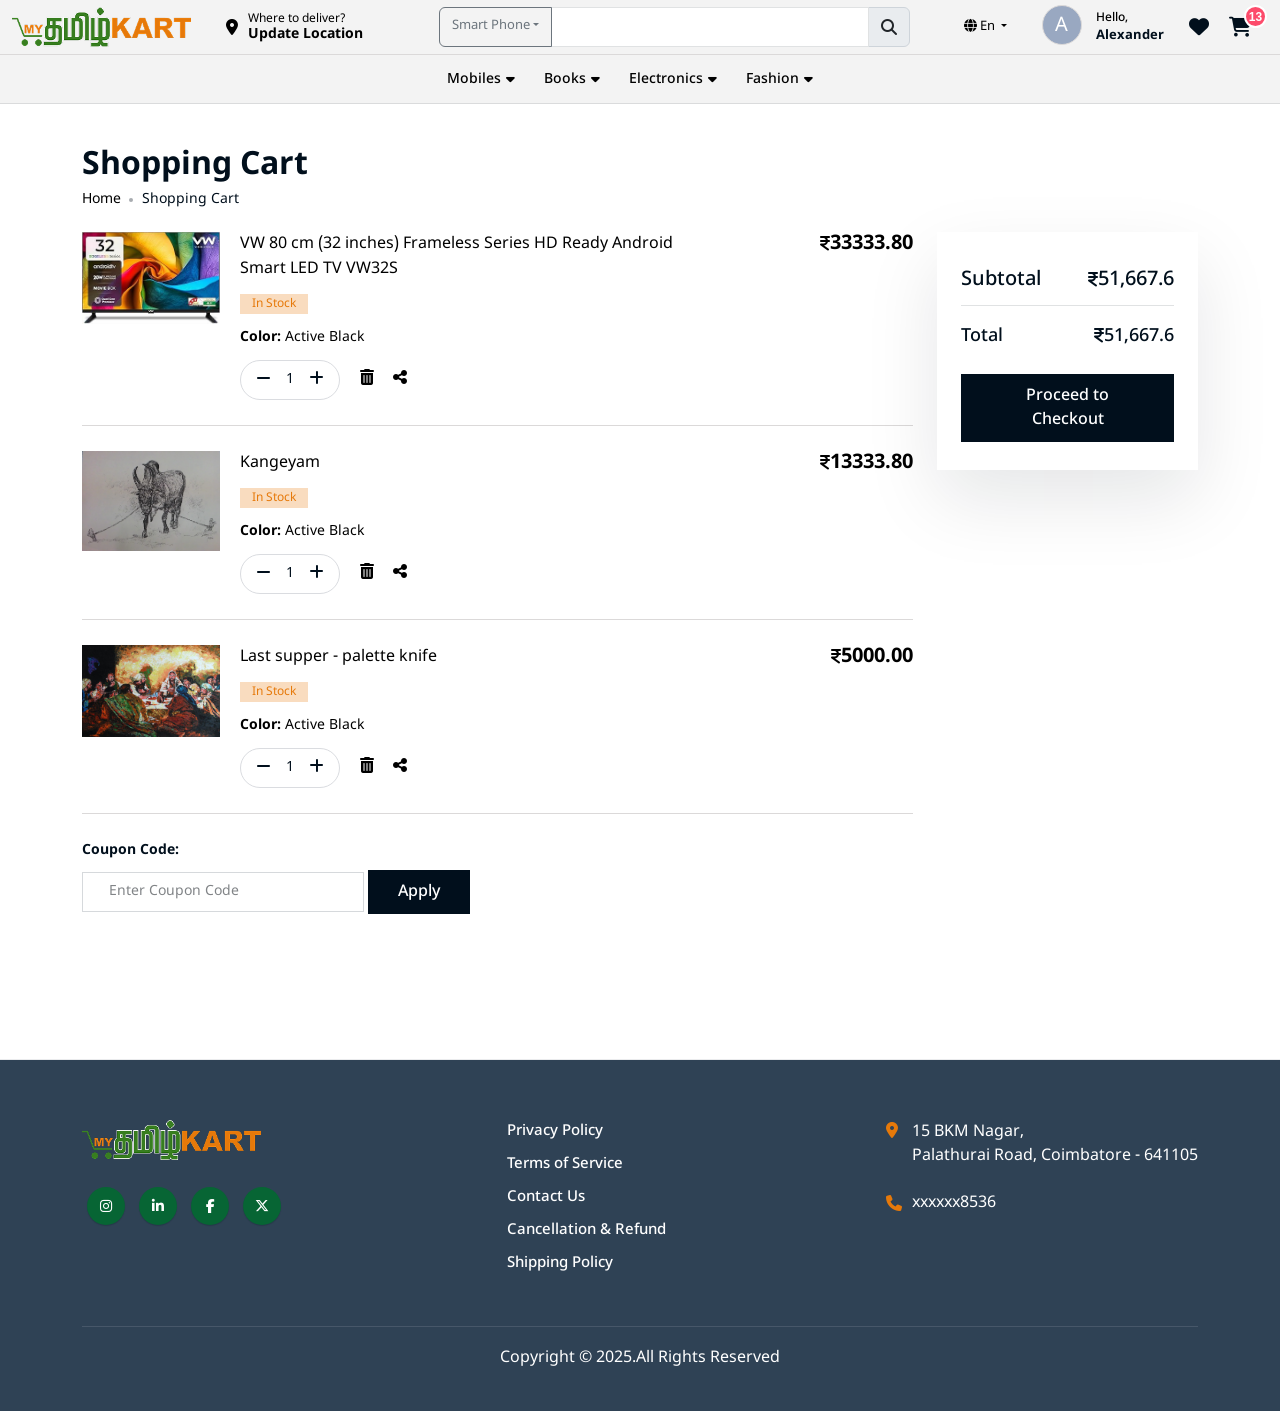
<file: cart.html>
<!doctype html>
<html class="no-js" lang="zxx">
   
<head>
      <meta charset="utf-8">
      <meta http-equiv="x-ua-compatible" content="ie=edge">
      <title>MyTamilKart</title>
      <meta name="description" content="">
      <meta name="viewport" content="width=device-width, initial-scale=1, maximum-scale=1, user-scalable=no">

      <!-- Place favicon.ico in the root directory -->
       <link rel="shortcut icon" href="assets/img/favicon/favicon.ico" type="image/x-icon">
      <link rel="icon" href="assets/img/favicon/favicon.ico" type="image/x-icon">

         <!-- <link rel="shortcut icon" type="image/x-icon" href="assets/img/favicon/favicon.png"> -->

         <link rel="apple-touch-icon" sizes="57x57" href="assets/img/favicon/apple-icon-57x57.png">
         <link rel="apple-touch-icon" sizes="60x60" href="assets/img/favicon/apple-icon-60x60.png">
         <link rel="apple-touch-icon" sizes="72x72" href="assets/img/favicon/apple-icon-72x72.png">
         <link rel="apple-touch-icon" sizes="76x76" href="assets/img/favicon/apple-icon-76x76.png">
         <link rel="apple-touch-icon" sizes="114x114" href="assets/img/favicon/apple-icon-114x114.png">
         <link rel="apple-touch-icon" sizes="120x120" href="assets/img/favicon/apple-icon-120x120.png">
         <link rel="apple-touch-icon" sizes="144x144" href="assets/img/favicon/apple-icon-144x144.png">
         <link rel="apple-touch-icon" sizes="152x152" href="assets/img/favicon/apple-icon-152x152.png">
         <link rel="apple-touch-icon" sizes="180x180" href="assets/img/favicon/apple-icon-180x180.png">
         <link rel="icon" type="image/png" sizes="192x192"  href="assets/img/favicon/android-icon-192x192.png">
         <link rel="icon" type="image/png" sizes="32x32" href="assets/img/favicon/favicon-32x32.png">
         <link rel="icon" type="image/png" sizes="96x96" href="assets/img/favicon/favicon-96x96.png">
         <link rel="icon" type="image/png" sizes="16x16" href="assets/img/favicon/favicon-16x16.png">
         <link rel="manifest" href="assets/img/favicon/manifest.json">
         <meta name="msapplication-TileColor" content="#ffffff">
         <meta name="msapplication-TileImage" content="assets/img/favicon/ms-icon-144x144.png"> 
         <meta name="theme-color" content="#ffffff">

      
      <!-- Fonts Used -->
        <link rel="preconnect" href="https://fonts.googleapis.com">
         <link rel="preconnect" href="https://fonts.gstatic.com" crossorigin>
         <link href="https://fonts.googleapis.com/css2?family=Noto+Sans+Tamil:wght@100..900&family=Noto+Sans:ital,wght@0,100..900;1,100..900&family=Open+Sans:ital,wght@0,300..800;1,300..800&display=swap" rel="stylesheet">

      <!-- CSS here -->
      <link rel="stylesheet" href="assets/css/bootstrap.css">
      <link rel="stylesheet" href="assets/css/customstyle.css">

      <link rel="stylesheet" href="assets/css/animate.css">
      <link rel="stylesheet" href="https://cdn.jsdelivr.net/npm/swiper@11/swiper-bundle.min.css" />
      <!-- <link rel="stylesheet" href="assets/css/slick.css"> -->
      <!-- <link rel="stylesheet" href="assets/css/magnific-popup.css"> -->
      <link rel="stylesheet" href="https://cdnjs.cloudflare.com/ajax/libs/font-awesome/6.7.2/css/all.min.css">
      <link rel="stylesheet" href="assets/css/spacing.css">
      <link rel="stylesheet" href="assets/css/main.css">
   </head>
   <body class="accent-custom">
      <!--[if lte IE 9]>
      <p class="browserupgrade">You are using an <strong>outdated</strong> browser. Please <a href="https://browsehappy.com/">upgrade your browser</a> to improve your experience and security.</p>
      <![endif]-->


      <!-- offcanvas area start -->
      <div class="offcanvas__area">
         <div class="offcanvas__wrapper">
            <div class="offcanvas__close">
               <button class="offcanvas__close-btn offcanvas-close-btn">
                 <i class="fa-solid fa-xmark"></i>
               </button>
            </div>
            <div class="offcanvas__content">
               <div class="offcanvas__top mb-70 d-flex justify-content-between align-items-center">
                  <div class="offcanvas__logo headerlogo">
                     <a href="#">
                        <img src="assets/img/logo/logo.png" alt="logo">
                     </a>
                  </div>
               </div>
              
               <div class="tp-main-menu-mobile fix mb-40"></div>

            </div>

         </div>
      </div>
      <div class="body-overlay"></div>
      <!-- offcanvas area end -->

      <!-- mobile menu area start -->
      <div id="tp-bottom-menu-sticky" class="tp-mobile-menu d-xl-none">
         <div class="container">
            <div class="row row-cols-5 justify-content-center">
              
               <div class="col">
                  <div class="tp-mobile-item text-center">
                     <button class="tp-mobile-item-btn tp-search-open-btn">
                        <i class="fa-solid fa-magnifying-glass"></i>
                        <span>Search</span>
                     </button>
                  </div>
               </div>
               <div class="col">
                  <div class="tp-mobile-item text-center mobile_profile_menu">
                     <a href="#" class="tp-mobile-item-btn">
                        <!-- <img src="assets/img/profile/profile_avatar.png" alt="" class="mobile_profileimg"> -->
                        <span class="mobilelogin_nameinitial">A</span>
                        <span>Account</span>
                     </a>
                  </div>
               </div>
               
            
            </div>
         </div>
      </div>
      <!-- mobile menu area end -->

      <!-- search area start -->
      <section class="tp-search-area">
         <div class="container">
            <div class="row">
               <div class="col-xl-12">
                  <div class="tp-search-form p-relative">
                     <div class="tp-search-close text-center mb-20">
                        <button class="tp-search-close-btn tp-search-close-btn"></button>
                     </div>
                     <form action="#">
                        <div class="header_search_wrapper">
                       <div class="input-group">
                        <button class="btn btn-outline-secondary dropdown-toggle" type="button" data-bs-toggle="dropdown" aria-expanded="false"><span class="header_search_seltxt">Smart Phone</span></button>
                        <ul class="dropdown-menu scrollbar_style">
                           <li><a class="dropdown-item" href="#">Smart Phone</a></li>
                           <li><a class="dropdown-item" href="#">Bluetooth</a></li>
                           <li><a class="dropdown-item" href="#">Baby</a></li>
                           <li><a class="dropdown-item" href="#">Books</a></li>
                           <li><a class="dropdown-item" href="#">...</a></li>
                        </ul>
                        <input type="text" class="form-control" aria-label="Text input with dropdown button">
                         <span class="input-group-text"><i class="fa-solid fa-magnifying-glass crsr_pntr"></i></span>
                        </div>
                        </div>
                         
                        
                     </form>
                     
                  </div>
               </div>
            </div>
         </div>
      </section>
      <!-- search area end -->



      <!-- header area start -->
      <header class="fixed-top">
         <div class="tp-header-area p-relative z-index-11">
           

            <!-- header main start -->
            <div class="tp-header-main tp-header-sticky">
               <div class="container-fluid">
                  <div class="row align-items-center">
                     <div class="col-xxl-3 col-xl-4 col-lg-6 col-md-6 col-12">
                        <div class="header_left_wrapper">
                        <div class="headerlogo">
                           <a href="#">
                              <img src="assets/img/logo/logo.png" alt="logo">
                           </a>
                        </div>

                        <div class="header_deliveryloc">
                           <i class="fa-solid fa-location-dot f_sz16 mr-10"></i>
                           <div class="d-flex flex-column flex-wrap">
                              <div class="f_sz12">Where to deliver?</div>
                              <div class="f_bold">Update Location</div>
                           </div>
                        </div>

                        </div>

                     </div>
                     <div class="col-xxl-6 col-xl-5 col-lg-6 header_search_wdth d-none d-xl-block">
                       <div class="header_search_wrapper">
                       <div class="input-group">
                        <button class="btn btn-outline-secondary dropdown-toggle" type="button" data-bs-toggle="dropdown" aria-expanded="false"><span class="header_search_seltxt">Smart Phone</span></button>
                        <ul class="dropdown-menu scrollbar_style">
                           <li><a class="dropdown-item" href="#">Smart Phone</a></li>
                           <li><a class="dropdown-item" href="#">Bluetooth</a></li>
                           <li><a class="dropdown-item" href="#">Baby</a></li>
                           <li><a class="dropdown-item" href="#">Books</a></li>
                           <li><a class="dropdown-item" href="#">...</a></li>
                        </ul>
                        <input type="text" class="form-control" aria-label="Text input with dropdown button">
                         <span class="input-group-text"><i class="fa-solid fa-magnifying-glass crsr_pntr"></i></span>
                        </div>
                        </div>
                     </div>

                     <div class="col-xxl-3 col-xl-3 col-lg-6 col-md-6 col-12 header_rgticons_wdth">
                        <div class="tp-header-main-right d-flex align-items-center justify-content-center justify-content-md-end pe-3">
                           <div class="tp-header-action d-flex align-items-center">
                                <div class="tp-header-action-item d-inline-flex">
                                    <div class="dropdown language_drpdwn">
                                    <a class="dropdown-toggle f_sz13" href="#" role="button" data-bs-toggle="dropdown" aria-expanded="false">
                                       <i class="fa-solid fa-globe"></i>
                                       <!-- <span>தமிழ்</span> -->
                                       <span>En</span>
                                    </a>
                                    <ul class="dropdown-menu">
                                       <li><a class="dropdown-item" href="#">தமிழ்</a></li>
                                       <li><a class="dropdown-item" href="#">English</a></li>
                                    </ul>
                                    </div>
                              </div> 

                           </div>
                           

                           <div class="tp-header-login d-none d-xl-block ml-25">

                              <!-- <a href="#" class="tp_login_btn">Sign In</a> -->
                          

                              <a href="profile.html" class="d-flex align-items-center">
                                  <div class="tp-header-login-icon">
                                    <span>
                                       <span class="login_nameinitial">A</span>
                                      <!-- <img src="assets/img/profile/profile_avatar.png" alt=""> -->
                                    </span>
                                 </div>
                                 <div class="tp-header-login-content d-none d-xl-block">
                                    <span>Hello,</span>
                                    <h5 class="tp-header-login-title">Alexander</h5>
                                 </div>
                              </a>
                           </div>

                          

                           
                           <div class="tp-header-action d-flex align-items-center ml-25 mt-5">
                             
                              <div class="tp-header-action-item">
                                 <a href="#" class="tp-header-action-btn">
                                   <i class="fa-solid fa-heart"></i>
                                    <!-- <span class="tp-header-action-badge">4</span>                           -->
                                 </a>
                              </div>
                              <div class="tp-header-action-item">
                                 <a href="#" class="tp-header-action-btn cartmini-open-btn">
                                    <i class="fa-solid fa-cart-shopping"></i>
                                    <span class="tp-header-action-badge">13</span>                                                                          
                                 </a>
                              </div>
                              <div class="tp-header-action-item d-lg-none">
                                 <button type="button" class="tp-header-action-btn tp-offcanvas-open-btn">
                                   <i class="fa-solid fa-bars-staggered"></i>
                                 </button>
                              </div>
                              
                           </div>
                        </div>
                     </div>
                    
                  </div>
               </div>
            </div>

            <!-- header bottom start -->
            <div class="tp-header-bottom tp-header-top-border d-none d-lg-block">
               <div class="container-fluid">
                  <div class="tp-mega-menu-wrapper p-relative">
                     <div class="row align-items-center">
                        
                        <div class="col-xl-12 col-lg-12">
                           <div class="main-menu menu-style-1">
                              <nav class="tp-main-menu-content text-sm-start text-md-center">
                                 <ul>
                                
                                    <li class="has-dropdown has-mega-menu ">
                                       
                                       <a href="#">Mobiles</a>
                                       <ul class="tp-submenu tp-mega-menu mega-menu-style-2">
                                          <!-- first col -->
                                          <li class="has-dropdown">
                                             <a href="#" class="mega-menu-title">Smart Phones</a>
                                             <ul class="tp-submenu">
                                                <li><a href="#">Android Phones</a></li>
                                                <li><a href="#">iPhones</a></li>
                                                <li><a href="#">Gaming Phones</a></li>
                                                <li><a href="#">Foldable Phones</a></li>
                                                <li><a href="#">5G Phones</a></li>
                                                <li><a href="#">Refurbished Phones</a></li>
                                             </ul>
                                          </li>
                                          <!-- second col -->
                                          <li  class="has-dropdown">
                                             <a href="#" class="mega-menu-title">Feature Phones</a>
                                             <ul class="tp-submenu">
                                                <li><a href="#">Basic Keypad Phones</a></li>
                                                <li><a href="#">Senior-Friendly Phones</a></li>
                                                <li><a href="#">Rugged Phones</a></li>
                                             </ul>
                                          </li>
                                          <!-- third col -->
                                          <li  class="has-dropdown">
                                             <a href="#" class="mega-menu-title">Accessories</a>
                                             <ul class="tp-submenu">
                                                <li><a href="#">Cases & Covers</a></li>
                                                <li><a href="#">Screen Protectors</a></li>
                                                <li><a href="#">Power Banks</a></li>
                                                <li><a href="#">Chargers & Cables</a></li>
                                                <li><a href="#">Headphones & Earphones</a></li>
                                                <li><a href="#">Smartwatches & Wearables</a></li>
                                             </ul>
                                          </li>

                                          <!-- second col -->
                                          <li  class="has-dropdown">
                                             <a href="#" class="mega-menu-title">Tablets & eReaders</a>
                                             <ul class="tp-submenu">
                                                <li><a href="#">Tablets</a></li>
                                                <li><a href="#">eReaders</a></li>
                                                <li><a href="#">Tablet Accessories</a></li>
                                             </ul>
                                          </li>

                                       </ul>
                                    </li>

                                     <li class="has-dropdown has-mega-menu ">
                                       
                                       <a href="#">Books</a>
                                       <ul class="tp-submenu tp-mega-menu mega-menu-style-2">
                                          <!-- first col -->
                                          <li class="has-dropdown">
                                             <a href="#" class="mega-menu-title">Smart Phones</a>
                                             <ul class="tp-submenu">
                                                <li><a href="#">Android Phones</a></li>
                                                <li><a href="#">iPhones</a></li>
                                                <li><a href="#">Gaming Phones</a></li>
                                                <li><a href="#">Foldable Phones</a></li>
                                                <li><a href="#">5G Phones</a></li>
                                                <li><a href="#">Refurbished Phones</a></li>
                                             </ul>
                                          </li>
                                          <!-- second col -->
                                          <li  class="has-dropdown">
                                             <a href="#" class="mega-menu-title">Feature Phones</a>
                                             <ul class="tp-submenu">
                                                <li><a href="#">Basic Keypad Phones</a></li>
                                                <li><a href="#">Senior-Friendly Phones</a></li>
                                                <li><a href="#">Rugged Phones</a></li>
                                             </ul>
                                          </li>
                                          <!-- third col -->
                                          <li  class="has-dropdown">
                                             <a href="#" class="mega-menu-title">Accessories</a>
                                             <ul class="tp-submenu">
                                                <li><a href="#">Cases & Covers</a></li>
                                                <li><a href="#">Screen Protectors</a></li>
                                                <li><a href="#">Power Banks</a></li>
                                                <li><a href="#">Chargers & Cables</a></li>
                                                <li><a href="#">Headphones & Earphones</a></li>
                                                <li><a href="#">Smartwatches & Wearables</a></li>
                                             </ul>
                                          </li>

                                          <!-- second col -->
                                          <li  class="has-dropdown">
                                             <a href="#" class="mega-menu-title">Tablets & eReaders</a>
                                             <ul class="tp-submenu">
                                                <li><a href="#">Tablets</a></li>
                                                <li><a href="#">eReaders</a></li>
                                                <li><a href="#">Tablet Accessories</a></li>
                                             </ul>
                                          </li>

                                       </ul>
                                    </li>

                                    <li class="has-dropdown has-mega-menu ">
                                       
                                       <a href="#">Electronics</a>
                                       <ul class="tp-submenu tp-mega-menu mega-menu-style-2">
                                          <!-- first col -->
                                          <li class="has-dropdown">
                                             <a href="#" class="mega-menu-title">Smart Phones</a>
                                             <ul class="tp-submenu">
                                                <li><a href="#">Android Phones</a></li>
                                                <li><a href="#">iPhones</a></li>
                                                <li><a href="#">Gaming Phones</a></li>
                                                <li><a href="#">Foldable Phones</a></li>
                                                <li><a href="#">5G Phones</a></li>
                                                <li><a href="#">Refurbished Phones</a></li>
                                             </ul>
                                          </li>
                                          <!-- second col -->
                                          <li  class="has-dropdown">
                                             <a href="#" class="mega-menu-title">Feature Phones</a>
                                             <ul class="tp-submenu">
                                                <li><a href="#">Basic Keypad Phones</a></li>
                                                <li><a href="#">Senior-Friendly Phones</a></li>
                                                <li><a href="#">Rugged Phones</a></li>
                                             </ul>
                                          </li>
                                          <!-- third col -->
                                          <li  class="has-dropdown">
                                             <a href="#" class="mega-menu-title">Accessories</a>
                                             <ul class="tp-submenu">
                                                <li><a href="#">Cases & Covers</a></li>
                                                <li><a href="#">Screen Protectors</a></li>
                                                <li><a href="#">Power Banks</a></li>
                                                <li><a href="#">Chargers & Cables</a></li>
                                                <li><a href="#">Headphones & Earphones</a></li>
                                                <li><a href="#">Smartwatches & Wearables</a></li>
                                             </ul>
                                          </li>

                                          <!-- second col -->
                                          <li  class="has-dropdown">
                                             <a href="#" class="mega-menu-title">Tablets & eReaders</a>
                                             <ul class="tp-submenu">
                                                <li><a href="#">Tablets</a></li>
                                                <li><a href="#">eReaders</a></li>
                                                <li><a href="#">Tablet Accessories</a></li>
                                                <li><a href="#">Tablets</a></li>
                                                <li><a href="#">eReaders</a></li>
                                                <li><a href="#">Tablet Accessories</a></li>
                                             </ul>
                                          </li>

                                           <!-- second col -->
                                          <li  class="has-dropdown">
                                             <a href="#" class="mega-menu-title">Tablets & eReaders</a>
                                             <ul class="tp-submenu">
                                                <li><a href="#">Tablets</a></li>
                                                <li><a href="#">eReaders</a></li>
                                                <li><a href="#">Tablet Accessories</a></li>
                                             </ul>
                                          </li>

                                       </ul>
                                    </li>

                                     <li class="has-dropdown">
                                       <a href="#">Fashion</a>
                                       <ul class="tp-submenu">
                                           <li><a href="#">Android Phones</a></li>
                                                <li><a href="#">iPhones</a></li>
                                                <li><a href="#">Gaming Phones</a></li>
                                                <li><a href="#">Foldable Phones</a></li>
                                                <li><a href="#">5G Phones</a></li>
                                                <li><a href="#">Refurbished Phones</a></li>
                                       </ul>
                                    </li>
                                   
                                 </ul>
                              </nav>
                           </div>
                        </div>
                       
                     </div>
                  </div>
               </div>
            </div>
         </div>
      </header>
      
      <!-- header area end -->

      <main>

         <!-- breadcrumb area start -->
         <section class="breadcrumb__area breadcrumb__style-2 include-bg pt-150 pb-20">
            <div class="container">
               <div class="row">
                  <div class="col-xxl-12">
                      <div class="breadcrumb__content p-relative z-index-1">
                        <h3 class="breadcrumb__title">Shopping Cart</h3>
                        <div class="breadcrumb__list">
                           <span><a href="#">Home</a></span>
                           <span>Shopping Cart</span>
                        </div>
                     </div>
                  </div>
               </div>
            </div>
         </section>
         <!-- breadcrumb area end -->

         <!-- cart area start -->
         <section class="tp-cart-area pb-120">
            <div class="container">
               <div class="row">
                  <div class="col-xl-9 col-lg-8">
                     <div class="tp-cart-list mb-25">
                      
                         <div class="cart_list_item pb-15 mb-25">
                           <div class="col-4 col-md-3 col-lg-3 col-xl-2">
                               <a href="product_details.html"> 
                                <div class="tp-cart-img"><img src="assets/img/product/tv1.jpg" alt=""></div>
                               </a>
                           </div>
                           <div class="col-8 col-md-9 col-lg-9 col-xl-10">
                               <div class="d-flex flex-row flex-wrap ml-20">
                                     <div class="col-12 col-md-12 col-lg-8 mb-10"> 
                                       <a href="product_details.html" class="f_sz16"> 
                                       VW 80 cm (32 inches) Frameless Series HD Ready Android Smart LED TV VW32S
                                       </a>
                                     </div>

                                     <div class="col-12 col-md-12 col-lg-4">
                                       <div class="text-start text-lg-end  f_bold f_sz20 mb-10"><i class="fa-solid fa-indian-rupee-sign f_sz16"></i>33333.80</div>
                                     </div>
                               </div>

                                <div class="d-flex flex-row flex-wrap ml-20">

                                 <div class="tp-product-details-stock mb-10 w-100">
                                    <span class="f_sz12">In Stock</span>
                                 </div>
                                 <div class="w-100"><span class="f_bold">Color:</span> Active Black</div>

                                 <div class="d-flex flex-row flex-wrap align-items-center">
                                 <div class="tp-product-quantity mt-10 mb-10 mr-20">
                                    <span class="tp-cart-minus">
                                       <i class="fa-solid fa-minus"></i>                                                    
                                    </span>
                                    <input class="tp-cart-input" type="text" value="1">
                                    <span class="tp-cart-plus">
                                       <i class="fa-solid fa-plus"></i>
                                    </span>
                                 </div>
                                 <div class="tp-cart-action-btn">
                                    <a href="#"><span><i class="fa-solid fa-trash-can mr-15 f_sz16"></i></span></a> 
                                    <a href="#"><span><i class="fa-solid fa-share-nodes mr-15 f_sz16"></i></span></a>
                                 </div>
                                 </div>

                                 </div>
                              
                                     

                               
                           </div>
                         </div>

                          <div class="cart_list_item pb-15 mb-25">
                           <div class="col-4 col-md-3 col-lg-3 col-xl-2">
                               <a href="product_details.html"> 
                                <div class="tp-cart-img"><img src="assets/img/product/art1.jpg" alt=""></div>
                               </a>
                           </div>
                           <div class="col-8 col-md-9 col-lg-9 col-xl-10">
                               <div class="d-flex flex-row flex-wrap ml-20">
                                     <div class="col-12 col-md-12 col-lg-8 mb-10"> 
                                       <a href="product_details.html" class="f_sz16"> 
                                       Kangeyam
                                       </a>
                                     </div>

                                     <div class="col-12 col-md-12 col-lg-4">
                                       <div class="text-start text-lg-end  f_bold f_sz20 mb-10"><i class="fa-solid fa-indian-rupee-sign f_sz16"></i>13333.80</div>
                                     </div>
                               </div>

                                <div class="d-flex flex-row flex-wrap ml-20">

                                 <div class="tp-product-details-stock mb-10 w-100">
                                    <span class="f_sz12">In Stock</span>
                                 </div>
                                 <div class="w-100"><span class="f_bold">Color:</span> Active Black</div>

                                 <div class="d-flex flex-row flex-wrap align-items-center">
                                 <div class="tp-product-quantity mt-10 mb-10 mr-20">
                                    <span class="tp-cart-minus">
                                       <i class="fa-solid fa-minus"></i>                                                    
                                    </span>
                                    <input class="tp-cart-input" type="text" value="1">
                                    <span class="tp-cart-plus">
                                       <i class="fa-solid fa-plus"></i>
                                    </span>
                                 </div>
                                 <div class="tp-cart-action-btn">
                                    <a href="#"><span><i class="fa-solid fa-trash-can mr-15 f_sz16"></i></span></a> 
                                    <a href="#"><span><i class="fa-solid fa-share-nodes mr-15 f_sz16"></i></span></a>
                                 </div>
                                 </div>

                                 </div>
                              
                           </div>
                         </div>

                          <div class="cart_list_item pb-15 mb-25">
                           <div class="col-4 col-md-3 col-lg-3 col-xl-2">
                               <a href="product_details.html"> 
                                <div class="tp-cart-img"><img src="assets/img/product/oil_canvas1.jpg" alt=""></div>
                               </a>
                           </div>
                           <div class="col-8 col-md-9 col-lg-9 col-xl-10">
                               <div class="d-flex flex-row flex-wrap ml-20">
                                     <div class="col-12 col-md-12 col-lg-8 mb-10"> 
                                       <a href="product_details.html" class="f_sz16"> 
                                       Last supper - palette knife
                                       </a>
                                     </div>

                                     <div class="col-12 col-md-12 col-lg-4">
                                       <div class="text-start text-lg-end  f_bold f_sz20 mb-10"><i class="fa-solid fa-indian-rupee-sign f_sz16"></i>5000.00</div>
                                     </div>
                               </div>

                                <div class="d-flex flex-row flex-wrap ml-20">

                                 <div class="tp-product-details-stock mb-10 w-100">
                                    <span class="f_sz12">In Stock</span>
                                 </div>
                                 <div class="w-100"><span class="f_bold">Color:</span> Active Black</div>

                                 <div class="d-flex flex-row flex-wrap align-items-center">
                                 <div class="tp-product-quantity mt-10 mb-10 mr-20">
                                    <span class="tp-cart-minus">
                                       <i class="fa-solid fa-minus"></i>                                                    
                                    </span>
                                    <input class="tp-cart-input" type="text" value="1">
                                    <span class="tp-cart-plus">
                                       <i class="fa-solid fa-plus"></i>
                                    </span>
                                 </div>
                                 <div class="tp-cart-action-btn">
                                    <a href="#"><span><i class="fa-solid fa-trash-can mr-15 f_sz16"></i></span></a> 
                                    <a href="#"><span><i class="fa-solid fa-share-nodes mr-15 f_sz16"></i></span></a>
                                 </div>
                                 </div>

                                 </div>
                              
                                     

                               
                           </div>
                         </div>
                         
                     </div>
                     <div class="tp-cart-bottom mb-25">
                        <div class="row align-items-end">
                           <div class="col-xl-6 col-md-8">
                              <div class="tp-cart-coupon">
                                 <form action="#">
                                    <div class="tp-cart-coupon-input-box">
                                       <label class="f_bold">Coupon Code:</label>
                                       <div class="tp-cart-coupon-input d-flex align-items-center">
                                          <input type="text" placeholder="Enter Coupon Code">
                                          <button type="submit">Apply</button>
                                       </div>
                                    </div>
                                 </form>
                              </div>
                           </div>
                         
                        </div>
                     </div>
                  </div>
                  <div class="col-xl-3 col-lg-4">
                     <div class="tp-cart-checkout-wrapper mt-0 ms-0">
                        <div class="tp-cart-checkout-top d-flex align-items-center justify-content-between">
                           <span class="tp-cart-checkout-top-title">Subtotal</span>
                           <span class="tp-cart-checkout-top-price"><i class="fa-solid fa-indian-rupee-sign f_sz16"></i>51,667.6</span>
                        </div>
                        
                        <div class="tp-cart-checkout-total d-flex align-items-center justify-content-between">
                           <span>Total</span>
                           <span><i class="fa-solid fa-indian-rupee-sign f_sz16"></i>51,667.6</span>
                        </div>
                        <div class="tp-cart-checkout-proceed">
                           <a href="#" class="tp-cart-checkout-btn w-100">Proceed to Checkout</a>
                        </div>
                     </div>
                  </div>
               </div>
            </div>
         </section>
         <!-- cart area end -->

      </main> 
      
      
 <!-- footer area start -->
      <footer class="mt-auto">
         <div class="tp-footer-area tp-footer-style-2 tp-footer-style-primary tp-footer-style-6 pt-60 pb-30 pb-xl-0">
            <div class="tp-footer-top pb-30">
               <div class="container">
                  <div class="row">
                     <div class="col-xl-4 col-lg-4 col-md-12 col-sm-12 col-12">
                        <div class="tp-footer-widget footer-col-1 mb-20"> 
                           <div class="tp-footer-widget-content">
                              <div class="tp-footer-logo text-xl-start text-center">
                                 <a href="#">
                                    <img src="assets/img/logo/logo.png" alt="MYTAMILKART">
                                 </a>
                              </div>

                              <div class="tp-footer-social text-center text-lg-start">
                                  <a href="#"><i class="fa-brands fa-instagram"></i></a>
                                 <a href="#"><i class="fa-brands fa-linkedin-in"></i></a>
                                 <a href="#"><i class="fa-brands fa-facebook-f"></i></a>
                                 <a href="#"><i class="fa-brands fa-x-twitter"></i></a>
                              </div>
                            
                           </div>
                        </div>
                     </div>

                     <div class="col-xl-4 col-lg-4 col-md-4 col-sm-12 col-12">
                        <div class="tp-footer-widget footer-col-3 mb-20">
                           <div class="tp-footer-widget-content">
                              <ul>
                                 <li><a href="#">Privacy Policy</a></li>
                                 <li><a href="#">Terms of Service</a></li>
                                 <li><a href="#">Contact Us</a></li>
                                 <li><a href="#">Cancellation & Refund </a></li>
                                 <li><a href="#">Shipping Policy</a></li>
                              </ul>
                           </div>
                        </div>
                     </div>

                     <div class="col-xl-4 col-lg-4 col-md-4 col-sm-12 col-12">
                        <div class="tp-footer-widget footer-col-3 mb-20">
                           <div class="tp-footer-widget-content justify-content-start justify-content-md-end d-flex">
                              <div class="tp-footer-contact">
                                 
                                 <div class="tp-footer-contact-item d-flex align-items-start">
                                    <div class="tp-footer-contact-icon">
                                       <span>
                                          <i class="fa-solid fa-location-dot"></i>
                                       </span>
                                    </div>
                                    <div class="tp-footer-contact-content">
                                       <div class="f_white f_sz16">15 BKM Nagar,<br>Palathurai Road, Coimbatore - 641105</div>
                                    </div>
                                 </div>

                                 <div class="tp-footer-contact-item d-flex align-items-start mt-25">
                                    <div class="tp-footer-contact-icon">
                                       <span>
                                         <i class="fa-solid fa-phone"></i>
                                       </span>
                                    </div>
                                    <div class="tp-footer-contact-content">
                                       <p><a href="#"><span class="f_white">xxxxxx8536</span></a></p>
                                    </div>
                                 </div>
                              </div>
                           </div>
                        </div>
                     </div>
                     
                   

                     <!-- <div class="col-xl-3 col-lg-3 col-md-4 col-sm-12 col-12">
                        <div class="tp-footer-widget footer-col-3 mb-20">
                           <div class="tp-footer-widget-content">
                              <ul>
                                 <li><a href="#">எங்களைப் பற்றி</a></li>
                                 <li><a href="#">தனியுரிமை</a></li>
                                 <li><a href="#">விதிமுறைகள்</a></li>
                                 <li><a href="#">தொடர்பு</a></li>
                                 <li><a href="#">அடிக்கடி கேட்கப்படும் கேள்விகள்</a></li>
                              </ul>
                           </div>
                        </div>
                     </div>

                       <div class="col-xl-3 col-lg-3 col-md-4 col-sm-12 col-12">
                        <div class="tp-footer-widget footer-col-3 mb-20">
                           <div class="tp-footer-widget-content">
                              <ul>
                                 <li><a href="#">உதவி மையம்</a></li>
                                 <li><a href="#">வலைப்பதிவு</a></li>
                                 <li><a href="#">அனுமதி இல்லாத பொருட்கள்</a></li>
                              </ul>
                           </div>
                        </div>
                     </div>

                       <div class="col-xl-3 col-lg-3 col-md-4 col-sm-12 col-12">
                        <div class="tp-footer-widget footer-col-3 mb-20">
                           <div class="tp-footer-widget-content">
                              <ul>
                                 <li><a href="#">வேலை வாய்ப்புகள்</a></li>
                                 <li><a href="#">வர்த்தக அடையாளம்</a></li>
                                 <li><a href="#">ஊடக விசாரணை</a></li>
                              </ul>
                           </div>
                        </div>
                     </div> -->


                     
                  </div>
               </div>
            </div>

            <div class="tp-footer-bottom">
               <div class="container">
                  <div class="tp-footer-bottom-wrapper">
                     <div class="row align-items-center">
                        <div class="col-md-12">
                           <div class="tp-footer-copyright text-center">
                              <p>Copyright © 2025.All Rights Reserved</p>
                           </div>
                        </div>
                       
                     </div>
                  </div>
               </div>
            </div>
           
         </div>
      </footer>
      <!-- footer area end -->


      <!-- JS here -->
      <script src="assets/js/vendor/jquery.js"></script>
      <!-- <script src="assets/js/vendor/waypoints.js"></script> -->
      <script src="assets/js/bootstrap-bundle.js"></script>
      <script src="assets/js/meanmenu.js"></script>
      <script src="https://cdn.jsdelivr.net/npm/swiper@11/swiper-bundle.min.js"></script>
      <!--<script src="assets/js/slick.js"></script> -->
      <!-- <script src="assets/js/range-slider.js"></script>
      <script src="assets/js/magnific-popup.js"></script> -->
      <script src="assets/js/nice-select.js"></script>
      <!-- <script src="assets/js/purecounter.js"></script>
      <script src="assets/js/countdown.js"></script>
      <script src="assets/js/wow.js"></script>
      <script src="assets/js/isotope-pkgd.js"></script>
      <script src="assets/js/imagesloaded-pkgd.js"></script>
      <script src="assets/js/ajax-form.js"></script> -->
      <script src="assets/js/main.js"></script>
     
   </body>

</html>
</file>
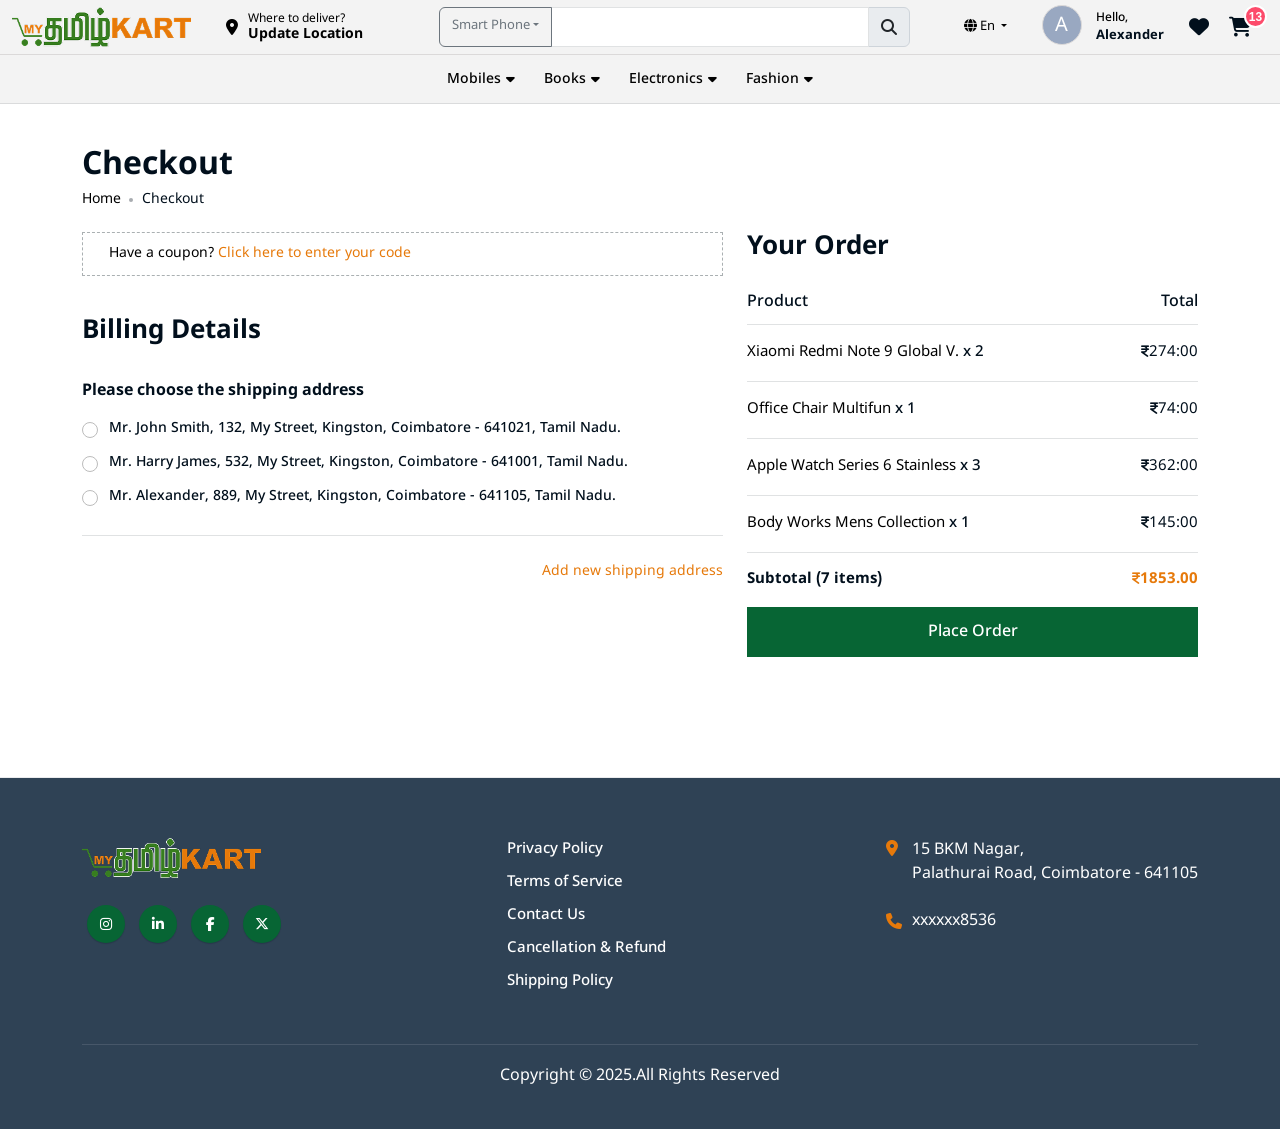
<file: checkout.html>
<!doctype html>
<html class="no-js" lang="zxx">
   
<head>
      <meta charset="utf-8">
      <meta http-equiv="x-ua-compatible" content="ie=edge">
      <title>MyTamilKart</title>
      <meta name="description" content="">
      <meta name="viewport" content="width=device-width, initial-scale=1, maximum-scale=1, user-scalable=no">

      <!-- Place favicon.ico in the root directory -->
       <link rel="shortcut icon" href="assets/img/favicon/favicon.ico" type="image/x-icon">
      <link rel="icon" href="assets/img/favicon/favicon.ico" type="image/x-icon">

         <!-- <link rel="shortcut icon" type="image/x-icon" href="assets/img/favicon/favicon.png"> -->

         <link rel="apple-touch-icon" sizes="57x57" href="assets/img/favicon/apple-icon-57x57.png">
         <link rel="apple-touch-icon" sizes="60x60" href="assets/img/favicon/apple-icon-60x60.png">
         <link rel="apple-touch-icon" sizes="72x72" href="assets/img/favicon/apple-icon-72x72.png">
         <link rel="apple-touch-icon" sizes="76x76" href="assets/img/favicon/apple-icon-76x76.png">
         <link rel="apple-touch-icon" sizes="114x114" href="assets/img/favicon/apple-icon-114x114.png">
         <link rel="apple-touch-icon" sizes="120x120" href="assets/img/favicon/apple-icon-120x120.png">
         <link rel="apple-touch-icon" sizes="144x144" href="assets/img/favicon/apple-icon-144x144.png">
         <link rel="apple-touch-icon" sizes="152x152" href="assets/img/favicon/apple-icon-152x152.png">
         <link rel="apple-touch-icon" sizes="180x180" href="assets/img/favicon/apple-icon-180x180.png">
         <link rel="icon" type="image/png" sizes="192x192"  href="assets/img/favicon/android-icon-192x192.png">
         <link rel="icon" type="image/png" sizes="32x32" href="assets/img/favicon/favicon-32x32.png">
         <link rel="icon" type="image/png" sizes="96x96" href="assets/img/favicon/favicon-96x96.png">
         <link rel="icon" type="image/png" sizes="16x16" href="assets/img/favicon/favicon-16x16.png">
         <link rel="manifest" href="assets/img/favicon/manifest.json">
         <meta name="msapplication-TileColor" content="#ffffff">
         <meta name="msapplication-TileImage" content="assets/img/favicon/ms-icon-144x144.png"> 
         <meta name="theme-color" content="#ffffff">

      
      <!-- Fonts Used -->
        <link rel="preconnect" href="https://fonts.googleapis.com">
         <link rel="preconnect" href="https://fonts.gstatic.com" crossorigin>
         <link href="https://fonts.googleapis.com/css2?family=Noto+Sans+Tamil:wght@100..900&family=Noto+Sans:ital,wght@0,100..900;1,100..900&family=Open+Sans:ital,wght@0,300..800;1,300..800&display=swap" rel="stylesheet">

      <!-- CSS here -->
      <link rel="stylesheet" href="assets/css/bootstrap.css">
      <link rel="stylesheet" href="assets/css/customstyle.css">

      <link rel="stylesheet" href="assets/css/animate.css">
      <link rel="stylesheet" href="https://cdn.jsdelivr.net/npm/swiper@11/swiper-bundle.min.css" />
      <!-- <link rel="stylesheet" href="assets/css/slick.css"> -->
      <!-- <link rel="stylesheet" href="assets/css/magnific-popup.css"> -->
      <link rel="stylesheet" href="https://cdnjs.cloudflare.com/ajax/libs/font-awesome/6.7.2/css/all.min.css">
      <link rel="stylesheet" href="assets/css/spacing.css">
      <link rel="stylesheet" href="assets/css/main.css">
   </head>
   <body class="accent-custom">
      <!--[if lte IE 9]>
      <p class="browserupgrade">You are using an <strong>outdated</strong> browser. Please <a href="https://browsehappy.com/">upgrade your browser</a> to improve your experience and security.</p>
      <![endif]-->


      <!-- offcanvas area start -->
      <div class="offcanvas__area">
         <div class="offcanvas__wrapper">
            <div class="offcanvas__close">
               <button class="offcanvas__close-btn offcanvas-close-btn">
                 <i class="fa-solid fa-xmark"></i>
               </button>
            </div>
            <div class="offcanvas__content">
               <div class="offcanvas__top mb-70 d-flex justify-content-between align-items-center">
                  <div class="offcanvas__logo headerlogo">
                     <a href="#">
                        <img src="assets/img/logo/logo.png" alt="logo">
                     </a>
                  </div>
               </div>
              
               <div class="tp-main-menu-mobile fix mb-40"></div>

            </div>

         </div>
      </div>
      <div class="body-overlay"></div>
      <!-- offcanvas area end -->

      <!-- mobile menu area start -->
      <div id="tp-bottom-menu-sticky" class="tp-mobile-menu d-xl-none">
         <div class="container">
            <div class="row row-cols-5 justify-content-center">
              
               <div class="col">
                  <div class="tp-mobile-item text-center">
                     <button class="tp-mobile-item-btn tp-search-open-btn">
                        <i class="fa-solid fa-magnifying-glass"></i>
                        <span>Search</span>
                     </button>
                  </div>
               </div>
               <div class="col">
                  <div class="tp-mobile-item text-center mobile_profile_menu">
                     <a href="#" class="tp-mobile-item-btn">
                        <!-- <img src="assets/img/profile/profile_avatar.png" alt="" class="mobile_profileimg"> -->
                        <span class="mobilelogin_nameinitial">A</span>
                        <span>Account</span>
                     </a>
                  </div>
               </div>
               
            
            </div>
         </div>
      </div>
      <!-- mobile menu area end -->

      <!-- search area start -->
      <section class="tp-search-area">
         <div class="container">
            <div class="row">
               <div class="col-xl-12">
                  <div class="tp-search-form p-relative">
                     <div class="tp-search-close text-center mb-20">
                        <button class="tp-search-close-btn tp-search-close-btn"></button>
                     </div>
                     <form action="#">
                        <div class="header_search_wrapper">
                       <div class="input-group">
                        <button class="btn btn-outline-secondary dropdown-toggle" type="button" data-bs-toggle="dropdown" aria-expanded="false"><span class="header_search_seltxt">Smart Phone</span></button>
                        <ul class="dropdown-menu scrollbar_style">
                           <li><a class="dropdown-item" href="#">Smart Phone</a></li>
                           <li><a class="dropdown-item" href="#">Bluetooth</a></li>
                           <li><a class="dropdown-item" href="#">Baby</a></li>
                           <li><a class="dropdown-item" href="#">Books</a></li>
                           <li><a class="dropdown-item" href="#">...</a></li>
                        </ul>
                        <input type="text" class="form-control" aria-label="Text input with dropdown button">
                         <span class="input-group-text"><i class="fa-solid fa-magnifying-glass crsr_pntr"></i></span>
                        </div>
                        </div>
                         
                        
                     </form>
                     
                  </div>
               </div>
            </div>
         </div>
      </section>
      <!-- search area end -->



      <!-- header area start -->
      <header class="fixed-top">
         <div class="tp-header-area p-relative z-index-11">
           

            <!-- header main start -->
            <div class="tp-header-main tp-header-sticky">
               <div class="container-fluid">
                  <div class="row align-items-center">
                     <div class="col-xxl-3 col-xl-4 col-lg-6 col-md-6 col-12">
                        <div class="header_left_wrapper">
                        <div class="headerlogo">
                           <a href="#">
                              <img src="assets/img/logo/logo.png" alt="logo">
                           </a>
                        </div>

                        <div class="header_deliveryloc">
                           <i class="fa-solid fa-location-dot f_sz16 mr-10"></i>
                           <div class="d-flex flex-column flex-wrap">
                              <div class="f_sz12">Where to deliver?</div>
                              <div class="f_bold">Update Location</div>
                           </div>
                        </div>

                        </div>

                     </div>
                     <div class="col-xxl-6 col-xl-5 col-lg-6 header_search_wdth d-none d-xl-block">
                       <div class="header_search_wrapper">
                       <div class="input-group">
                        <button class="btn btn-outline-secondary dropdown-toggle" type="button" data-bs-toggle="dropdown" aria-expanded="false"><span class="header_search_seltxt">Smart Phone</span></button>
                        <ul class="dropdown-menu scrollbar_style">
                           <li><a class="dropdown-item" href="#">Smart Phone</a></li>
                           <li><a class="dropdown-item" href="#">Bluetooth</a></li>
                           <li><a class="dropdown-item" href="#">Baby</a></li>
                           <li><a class="dropdown-item" href="#">Books</a></li>
                           <li><a class="dropdown-item" href="#">...</a></li>
                        </ul>
                        <input type="text" class="form-control" aria-label="Text input with dropdown button">
                         <span class="input-group-text"><i class="fa-solid fa-magnifying-glass crsr_pntr"></i></span>
                        </div>
                        </div>
                     </div>

                     <div class="col-xxl-3 col-xl-3 col-lg-6 col-md-6 col-12 header_rgticons_wdth">
                        <div class="tp-header-main-right d-flex align-items-center justify-content-center justify-content-md-end pe-3">
                           <div class="tp-header-action d-flex align-items-center">
                                <div class="tp-header-action-item d-inline-flex">
                                    <div class="dropdown language_drpdwn">
                                    <a class="dropdown-toggle f_sz13" href="#" role="button" data-bs-toggle="dropdown" aria-expanded="false">
                                       <i class="fa-solid fa-globe"></i>
                                       <!-- <span>தமிழ்</span> -->
                                       <span>En</span>
                                    </a>
                                    <ul class="dropdown-menu">
                                       <li><a class="dropdown-item" href="#">தமிழ்</a></li>
                                       <li><a class="dropdown-item" href="#">English</a></li>
                                    </ul>
                                    </div>
                              </div> 

                           </div>
                           

                           <div class="tp-header-login d-none d-xl-block ml-25">

                              <!-- <a href="#" class="tp_login_btn">Sign In</a> -->
                          

                              <a href="profile.html" class="d-flex align-items-center">
                                  <div class="tp-header-login-icon">
                                    <span>
                                       <span class="login_nameinitial">A</span>
                                      <!-- <img src="assets/img/profile/profile_avatar.png" alt=""> -->
                                    </span>
                                 </div>
                                 <div class="tp-header-login-content d-none d-xl-block">
                                    <span>Hello,</span>
                                    <h5 class="tp-header-login-title">Alexander</h5>
                                 </div>
                              </a>
                           </div>

                          

                           
                           <div class="tp-header-action d-flex align-items-center ml-25 mt-5">
                             
                              <div class="tp-header-action-item">
                                 <a href="#" class="tp-header-action-btn">
                                   <i class="fa-solid fa-heart"></i>
                                    <!-- <span class="tp-header-action-badge">4</span>                           -->
                                 </a>
                              </div>
                              <div class="tp-header-action-item">
                                 <a href="#" class="tp-header-action-btn cartmini-open-btn">
                                    <i class="fa-solid fa-cart-shopping"></i>
                                    <span class="tp-header-action-badge">13</span>                                                                          
                                 </a>
                              </div>
                              <div class="tp-header-action-item d-lg-none">
                                 <button type="button" class="tp-header-action-btn tp-offcanvas-open-btn">
                                   <i class="fa-solid fa-bars-staggered"></i>
                                 </button>
                              </div>
                              
                           </div>
                        </div>
                     </div>
                    
                  </div>
               </div>
            </div>

            <!-- header bottom start -->
            <div class="tp-header-bottom tp-header-top-border d-none d-lg-block">
               <div class="container-fluid">
                  <div class="tp-mega-menu-wrapper p-relative">
                     <div class="row align-items-center">
                        
                        <div class="col-xl-12 col-lg-12">
                           <div class="main-menu menu-style-1">
                              <nav class="tp-main-menu-content text-sm-start text-md-center">
                                 <ul>
                                
                                    <li class="has-dropdown has-mega-menu ">
                                       
                                       <a href="#">Mobiles</a>
                                       <ul class="tp-submenu tp-mega-menu mega-menu-style-2">
                                          <!-- first col -->
                                          <li class="has-dropdown">
                                             <a href="#" class="mega-menu-title">Smart Phones</a>
                                             <ul class="tp-submenu">
                                                <li><a href="#">Android Phones</a></li>
                                                <li><a href="#">iPhones</a></li>
                                                <li><a href="#">Gaming Phones</a></li>
                                                <li><a href="#">Foldable Phones</a></li>
                                                <li><a href="#">5G Phones</a></li>
                                                <li><a href="#">Refurbished Phones</a></li>
                                             </ul>
                                          </li>
                                          <!-- second col -->
                                          <li  class="has-dropdown">
                                             <a href="#" class="mega-menu-title">Feature Phones</a>
                                             <ul class="tp-submenu">
                                                <li><a href="#">Basic Keypad Phones</a></li>
                                                <li><a href="#">Senior-Friendly Phones</a></li>
                                                <li><a href="#">Rugged Phones</a></li>
                                             </ul>
                                          </li>
                                          <!-- third col -->
                                          <li  class="has-dropdown">
                                             <a href="#" class="mega-menu-title">Accessories</a>
                                             <ul class="tp-submenu">
                                                <li><a href="#">Cases & Covers</a></li>
                                                <li><a href="#">Screen Protectors</a></li>
                                                <li><a href="#">Power Banks</a></li>
                                                <li><a href="#">Chargers & Cables</a></li>
                                                <li><a href="#">Headphones & Earphones</a></li>
                                                <li><a href="#">Smartwatches & Wearables</a></li>
                                             </ul>
                                          </li>

                                          <!-- second col -->
                                          <li  class="has-dropdown">
                                             <a href="#" class="mega-menu-title">Tablets & eReaders</a>
                                             <ul class="tp-submenu">
                                                <li><a href="#">Tablets</a></li>
                                                <li><a href="#">eReaders</a></li>
                                                <li><a href="#">Tablet Accessories</a></li>
                                             </ul>
                                          </li>

                                       </ul>
                                    </li>

                                     <li class="has-dropdown has-mega-menu ">
                                       
                                       <a href="#">Books</a>
                                       <ul class="tp-submenu tp-mega-menu mega-menu-style-2">
                                          <!-- first col -->
                                          <li class="has-dropdown">
                                             <a href="#" class="mega-menu-title">Smart Phones</a>
                                             <ul class="tp-submenu">
                                                <li><a href="#">Android Phones</a></li>
                                                <li><a href="#">iPhones</a></li>
                                                <li><a href="#">Gaming Phones</a></li>
                                                <li><a href="#">Foldable Phones</a></li>
                                                <li><a href="#">5G Phones</a></li>
                                                <li><a href="#">Refurbished Phones</a></li>
                                             </ul>
                                          </li>
                                          <!-- second col -->
                                          <li  class="has-dropdown">
                                             <a href="#" class="mega-menu-title">Feature Phones</a>
                                             <ul class="tp-submenu">
                                                <li><a href="#">Basic Keypad Phones</a></li>
                                                <li><a href="#">Senior-Friendly Phones</a></li>
                                                <li><a href="#">Rugged Phones</a></li>
                                             </ul>
                                          </li>
                                          <!-- third col -->
                                          <li  class="has-dropdown">
                                             <a href="#" class="mega-menu-title">Accessories</a>
                                             <ul class="tp-submenu">
                                                <li><a href="#">Cases & Covers</a></li>
                                                <li><a href="#">Screen Protectors</a></li>
                                                <li><a href="#">Power Banks</a></li>
                                                <li><a href="#">Chargers & Cables</a></li>
                                                <li><a href="#">Headphones & Earphones</a></li>
                                                <li><a href="#">Smartwatches & Wearables</a></li>
                                             </ul>
                                          </li>

                                          <!-- second col -->
                                          <li  class="has-dropdown">
                                             <a href="#" class="mega-menu-title">Tablets & eReaders</a>
                                             <ul class="tp-submenu">
                                                <li><a href="#">Tablets</a></li>
                                                <li><a href="#">eReaders</a></li>
                                                <li><a href="#">Tablet Accessories</a></li>
                                             </ul>
                                          </li>

                                       </ul>
                                    </li>

                                    <li class="has-dropdown has-mega-menu ">
                                       
                                       <a href="#">Electronics</a>
                                       <ul class="tp-submenu tp-mega-menu mega-menu-style-2">
                                          <!-- first col -->
                                          <li class="has-dropdown">
                                             <a href="#" class="mega-menu-title">Smart Phones</a>
                                             <ul class="tp-submenu">
                                                <li><a href="#">Android Phones</a></li>
                                                <li><a href="#">iPhones</a></li>
                                                <li><a href="#">Gaming Phones</a></li>
                                                <li><a href="#">Foldable Phones</a></li>
                                                <li><a href="#">5G Phones</a></li>
                                                <li><a href="#">Refurbished Phones</a></li>
                                             </ul>
                                          </li>
                                          <!-- second col -->
                                          <li  class="has-dropdown">
                                             <a href="#" class="mega-menu-title">Feature Phones</a>
                                             <ul class="tp-submenu">
                                                <li><a href="#">Basic Keypad Phones</a></li>
                                                <li><a href="#">Senior-Friendly Phones</a></li>
                                                <li><a href="#">Rugged Phones</a></li>
                                             </ul>
                                          </li>
                                          <!-- third col -->
                                          <li  class="has-dropdown">
                                             <a href="#" class="mega-menu-title">Accessories</a>
                                             <ul class="tp-submenu">
                                                <li><a href="#">Cases & Covers</a></li>
                                                <li><a href="#">Screen Protectors</a></li>
                                                <li><a href="#">Power Banks</a></li>
                                                <li><a href="#">Chargers & Cables</a></li>
                                                <li><a href="#">Headphones & Earphones</a></li>
                                                <li><a href="#">Smartwatches & Wearables</a></li>
                                             </ul>
                                          </li>

                                          <!-- second col -->
                                          <li  class="has-dropdown">
                                             <a href="#" class="mega-menu-title">Tablets & eReaders</a>
                                             <ul class="tp-submenu">
                                                <li><a href="#">Tablets</a></li>
                                                <li><a href="#">eReaders</a></li>
                                                <li><a href="#">Tablet Accessories</a></li>
                                                <li><a href="#">Tablets</a></li>
                                                <li><a href="#">eReaders</a></li>
                                                <li><a href="#">Tablet Accessories</a></li>
                                             </ul>
                                          </li>

                                           <!-- second col -->
                                          <li  class="has-dropdown">
                                             <a href="#" class="mega-menu-title">Tablets & eReaders</a>
                                             <ul class="tp-submenu">
                                                <li><a href="#">Tablets</a></li>
                                                <li><a href="#">eReaders</a></li>
                                                <li><a href="#">Tablet Accessories</a></li>
                                             </ul>
                                          </li>

                                       </ul>
                                    </li>

                                     <li class="has-dropdown">
                                       <a href="#">Fashion</a>
                                       <ul class="tp-submenu">
                                           <li><a href="#">Android Phones</a></li>
                                                <li><a href="#">iPhones</a></li>
                                                <li><a href="#">Gaming Phones</a></li>
                                                <li><a href="#">Foldable Phones</a></li>
                                                <li><a href="#">5G Phones</a></li>
                                                <li><a href="#">Refurbished Phones</a></li>
                                       </ul>
                                    </li>
                                   
                                 </ul>
                              </nav>
                           </div>
                        </div>
                       
                     </div>
                  </div>
               </div>
            </div>
         </div>
      </header>
      
      <!-- header area end -->

      <main>

         <!-- breadcrumb area start -->
         <section class="breadcrumb__area breadcrumb__style-2 include-bg pt-150 pb-20">
            <div class="container">
               <div class="row">
                  <div class="col-xxl-12">
                      <div class="breadcrumb__content p-relative z-index-1">
                        <h3 class="breadcrumb__title">Checkout</h3>
                        <div class="breadcrumb__list">
                           <span><a href="#">Home</a></span>
                           <span>Checkout</span>
                        </div>
                     </div>
                  </div>
               </div>
            </div>
         </section>
         <!-- breadcrumb area end -->

           <!-- checkout area start -->
         <section class="tp-checkout-area pb-120">
            <div class="container">
               <div class="row">
                
                  <div class="col-lg-7">
                       <div class="tp-checkout-verify">
                       
                        <div class="tp-checkout-verify-item">
                           <p class="tp-checkout-verify-reveal">Have a coupon? <span class="tp-checkout-coupon-form-reveal-btn f_orange crsr_pntr">Click here to enter your code</span></p>

                           <div id="tpCheckoutCouponForm" class="tp-return-customer">
                              <form action="#">
                                 <div class="tp-return-customer-input">
                                    <label class="f_bold">Coupon Code :</label>
                                    <div class="tp-cart-coupon-input d-flex align-items-center">
                                          <input type="text" placeholder="Enter Coupon Code">
                                          <button type="submit">Apply</button>
                                       </div>

                                 </div>
                              </form>
                           </div>
                        </div>
                     </div>

                     <div class="tp-checkout-bill-area">
                        <h3 class="tp-checkout-bill-title">Billing Details</h3>

                        <div>
                           <h6>Please choose the shipping address</h6>
                           <div class="address_shipping mt-3">
                              <div class="tp-checkout-payment-item">
                                 <input type="radio" name="payment" id="address1">
                                 <label for="address1">Mr. John Smith, 132, My Street, Kingston, Coimbatore - 641021, Tamil Nadu.</label>
                              </div>
                              <div class="tp-checkout-payment-item">
                                 <input type="radio" name="payment" id="address2">
                                 <label for="address2">Mr. Harry James, 532, My Street, Kingston, Coimbatore - 641001, Tamil Nadu.</label>
                              </div>
                              <div class="tp-checkout-payment-item">
                                 <input type="radio" name="payment" id="address3">
                                 <label for="address3">Mr. Alexander, 889, My Street, Kingston, Coimbatore - 641105, Tamil Nadu.</label>
                              </div>
                            
                           </div>
                        </div>

                        <div class="mb-25" align="right"><div class="f_orange  crsr_pntr addnew_address">Add new shipping address</div></div>

                        <div class="tp-checkout-bill-form" id="new_address_frm" style="display: none;">
                           <form action="#">
                              <div class="tp-checkout-bill-inner">
                                 <div class="row">
                                    <div class="col-md-6">
                                       <div class="tp-checkout-input">
                                          <label>First Name <span>*</span></label>
                                          <input type="text" placeholder="First Name">
                                       </div>
                                    </div>
                                    <div class="col-md-6">
                                       <div class="tp-checkout-input">
                                          <label>Last Name <span>*</span></label>
                                          <input type="text" placeholder="Last Name">
                                       </div>
                                    </div>
                                   
                                    <div class="col-md-12">
                                       <div class="tp-checkout-input">
                                          <label>Country / Region </label>
                                          <input type="text" placeholder="United States (US)">
                                       </div>
                                    </div>
                                    <div class="col-md-12">
                                       <div class="tp-checkout-input">
                                          <label>Street address</label>
                                          <input type="text" placeholder="House number and street name">
                                       </div>

                                       <div class="tp-checkout-input">
                                          <input type="text" placeholder="Apartment, suite, unit, etc. (optional)">
                                       </div>
                                    </div>
                                    <div class="col-md-12">
                                       <div class="tp-checkout-input">
                                          <label>Town / City</label>
                                          <input type="text" placeholder="">
                                       </div>
                                    </div>
                                    <div class="col-md-6">
                                       <div class="tp-checkout-input">
                                          <label>State / County</label>
                                          <select class="form-select">
                                             <option>New York US</option>
                                             <option>Berlin Germany</option>
                                             <option>Paris France</option>
                                             <option>Tokiyo Japan</option>
                                          </select>
                                       </div>
                                    </div>
                                    <div class="col-md-6">
                                       <div class="tp-checkout-input">
                                          <label>Postcode ZIP</label>
                                          <input type="text" placeholder="">
                                       </div>
                                    </div>
                                    <div class="col-md-12">
                                       <div class="tp-checkout-input">
                                          <label>Phone <span>*</span></label>
                                          <input type="text" placeholder="">
                                       </div>
                                    </div>
                                    <div class="col-md-12">
                                       <div class="tp-checkout-input">
                                          <label>Email address <span>*</span></label>
                                          <input type="email" placeholder="">
                                       </div>
                                    </div>
                                   
                                    <div class="col-md-12">
                                       <div class="tp-checkout-input">
                                          <label>Order notes (optional)</label>
                                          <textarea placeholder="Notes about your order, e.g. special notes for delivery."></textarea>
                                       </div>
                                    </div>
                                 </div>
                              </div>
                           </form>
                        </div>

                     </div>
                  </div>
                  <div class="col-lg-5">
                     <!-- checkout place order -->
                     <div class="tp-checkout-place">
                        <h3 class="tp-checkout-place-title">Your Order</h3>

                        <div class="tp-order-info-list">
                           <ul>

                              <!-- header -->
                              <li class="tp-order-info-list-header">
                                 <h4 class="f_bold">Product</h4>
                                 <h4 class="f_bold">Total</h4>
                              </li>

                              <!-- item list -->
                              <li class="tp-order-info-list-desc">
                                 <p>Xiaomi Redmi Note 9 Global V. <span> x 2</span></p>
                                 <span><i class="fa-solid fa-indian-rupee-sign f_sz13"></i>274:00</span>
                              </li>
                              <li class="tp-order-info-list-desc">
                                 <p>Office Chair Multifun <span> x 1</span></p>
                                 <span><i class="fa-solid fa-indian-rupee-sign f_sz13"></i>74:00</span>
                              </li>
                              <li class="tp-order-info-list-desc">
                                 <p>Apple Watch Series 6 Stainless  <span> x 3</span></p>
                                 <span><i class="fa-solid fa-indian-rupee-sign f_sz13"></i>362:00</span>
                              </li>
                              <li class="tp-order-info-list-desc">
                                 <p>Body Works Mens Collection <span> x 1</span></p>
                                 <span><i class="fa-solid fa-indian-rupee-sign f_sz13"></i>145:00</span>
                              </li>

                              <!-- subtotal -->
                              <li class="tp-order-info-list-subtotal">
                                 <span class="f_bold">Subtotal (7 items)</span>
                                 <span class="f_bold"><i class="fa-solid fa-indian-rupee-sign f_sz13"></i>1853.00</span>
                              </li>

                           </ul>
                        </div>
                        
                        
                        <div class="tp-checkout-btn-wrapper">
                           <a href="#" class="tp-checkout-btn w-100">Place Order</a>
                        </div>
                     </div>
                  </div>
               </div>
            </div>
         </section>
         <!-- checkout area end -->

      </main> 
      
      
 <!-- footer area start -->
      <footer class="mt-auto">
         <div class="tp-footer-area tp-footer-style-2 tp-footer-style-primary tp-footer-style-6 pt-60 pb-30 pb-xl-0">
            <div class="tp-footer-top pb-30">
               <div class="container">
                  <div class="row">
                     <div class="col-xl-4 col-lg-4 col-md-12 col-sm-12 col-12">
                        <div class="tp-footer-widget footer-col-1 mb-20"> 
                           <div class="tp-footer-widget-content">
                              <div class="tp-footer-logo text-xl-start text-center">
                                 <a href="#">
                                    <img src="assets/img/logo/logo.png" alt="MYTAMILKART">
                                 </a>
                              </div>

                              <div class="tp-footer-social text-center text-lg-start">
                                  <a href="#"><i class="fa-brands fa-instagram"></i></a>
                                 <a href="#"><i class="fa-brands fa-linkedin-in"></i></a>
                                 <a href="#"><i class="fa-brands fa-facebook-f"></i></a>
                                 <a href="#"><i class="fa-brands fa-x-twitter"></i></a>
                              </div>
                            
                           </div>
                        </div>
                     </div>

                     <div class="col-xl-4 col-lg-4 col-md-4 col-sm-12 col-12">
                        <div class="tp-footer-widget footer-col-3 mb-20">
                           <div class="tp-footer-widget-content">
                              <ul>
                                 <li><a href="#">Privacy Policy</a></li>
                                 <li><a href="#">Terms of Service</a></li>
                                 <li><a href="#">Contact Us</a></li>
                                 <li><a href="#">Cancellation & Refund </a></li>
                                 <li><a href="#">Shipping Policy</a></li>
                              </ul>
                           </div>
                        </div>
                     </div>

                     <div class="col-xl-4 col-lg-4 col-md-4 col-sm-12 col-12">
                        <div class="tp-footer-widget footer-col-3 mb-20">
                           <div class="tp-footer-widget-content justify-content-start justify-content-md-end d-flex">
                              <div class="tp-footer-contact">
                                 
                                 <div class="tp-footer-contact-item d-flex align-items-start">
                                    <div class="tp-footer-contact-icon">
                                       <span>
                                          <i class="fa-solid fa-location-dot"></i>
                                       </span>
                                    </div>
                                    <div class="tp-footer-contact-content">
                                       <div class="f_white f_sz16">15 BKM Nagar,<br>Palathurai Road, Coimbatore - 641105</div>
                                    </div>
                                 </div>

                                 <div class="tp-footer-contact-item d-flex align-items-start mt-25">
                                    <div class="tp-footer-contact-icon">
                                       <span>
                                         <i class="fa-solid fa-phone"></i>
                                       </span>
                                    </div>
                                    <div class="tp-footer-contact-content">
                                       <p><a href="#"><span class="f_white">xxxxxx8536</span></a></p>
                                    </div>
                                 </div>
                              </div>
                           </div>
                        </div>
                     </div>
                     
                   

                     <!-- <div class="col-xl-3 col-lg-3 col-md-4 col-sm-12 col-12">
                        <div class="tp-footer-widget footer-col-3 mb-20">
                           <div class="tp-footer-widget-content">
                              <ul>
                                 <li><a href="#">எங்களைப் பற்றி</a></li>
                                 <li><a href="#">தனியுரிமை</a></li>
                                 <li><a href="#">விதிமுறைகள்</a></li>
                                 <li><a href="#">தொடர்பு</a></li>
                                 <li><a href="#">அடிக்கடி கேட்கப்படும் கேள்விகள்</a></li>
                              </ul>
                           </div>
                        </div>
                     </div>

                       <div class="col-xl-3 col-lg-3 col-md-4 col-sm-12 col-12">
                        <div class="tp-footer-widget footer-col-3 mb-20">
                           <div class="tp-footer-widget-content">
                              <ul>
                                 <li><a href="#">உதவி மையம்</a></li>
                                 <li><a href="#">வலைப்பதிவு</a></li>
                                 <li><a href="#">அனுமதி இல்லாத பொருட்கள்</a></li>
                              </ul>
                           </div>
                        </div>
                     </div>

                       <div class="col-xl-3 col-lg-3 col-md-4 col-sm-12 col-12">
                        <div class="tp-footer-widget footer-col-3 mb-20">
                           <div class="tp-footer-widget-content">
                              <ul>
                                 <li><a href="#">வேலை வாய்ப்புகள்</a></li>
                                 <li><a href="#">வர்த்தக அடையாளம்</a></li>
                                 <li><a href="#">ஊடக விசாரணை</a></li>
                              </ul>
                           </div>
                        </div>
                     </div> -->


                     
                  </div>
               </div>
            </div>

            <div class="tp-footer-bottom">
               <div class="container">
                  <div class="tp-footer-bottom-wrapper">
                     <div class="row align-items-center">
                        <div class="col-md-12">
                           <div class="tp-footer-copyright text-center">
                              <p>Copyright © 2025.All Rights Reserved</p>
                           </div>
                        </div>
                       
                     </div>
                  </div>
               </div>
            </div>
           
         </div>
      </footer>
      <!-- footer area end -->


      <!-- JS here -->
      <script src="assets/js/vendor/jquery.js"></script>
      <!-- <script src="assets/js/vendor/waypoints.js"></script> -->
      <script src="assets/js/bootstrap-bundle.js"></script>
      <script src="assets/js/meanmenu.js"></script>
      <script src="https://cdn.jsdelivr.net/npm/swiper@11/swiper-bundle.min.js"></script>
      <!--<script src="assets/js/slick.js"></script> -->
      <!-- <script src="assets/js/range-slider.js"></script>
      <script src="assets/js/magnific-popup.js"></script> -->
      <script src="assets/js/nice-select.js"></script>
      <!-- <script src="assets/js/purecounter.js"></script>
      <script src="assets/js/countdown.js"></script>
      <script src="assets/js/wow.js"></script>
      <script src="assets/js/isotope-pkgd.js"></script>
      <script src="assets/js/imagesloaded-pkgd.js"></script>
      <script src="assets/js/ajax-form.js"></script> -->
      <script src="assets/js/main.js"></script>
      <script type="text/javascript">
         $('.tp-checkout-coupon-form-reveal-btn').on('click', function () {
			$('#tpCheckoutCouponForm').slideToggle(400);
		  });

        $(".addnew_address").click(function() {     
            $('#new_address_frm').show();
         });
      </script>
     
   </body>

</html>
</file>
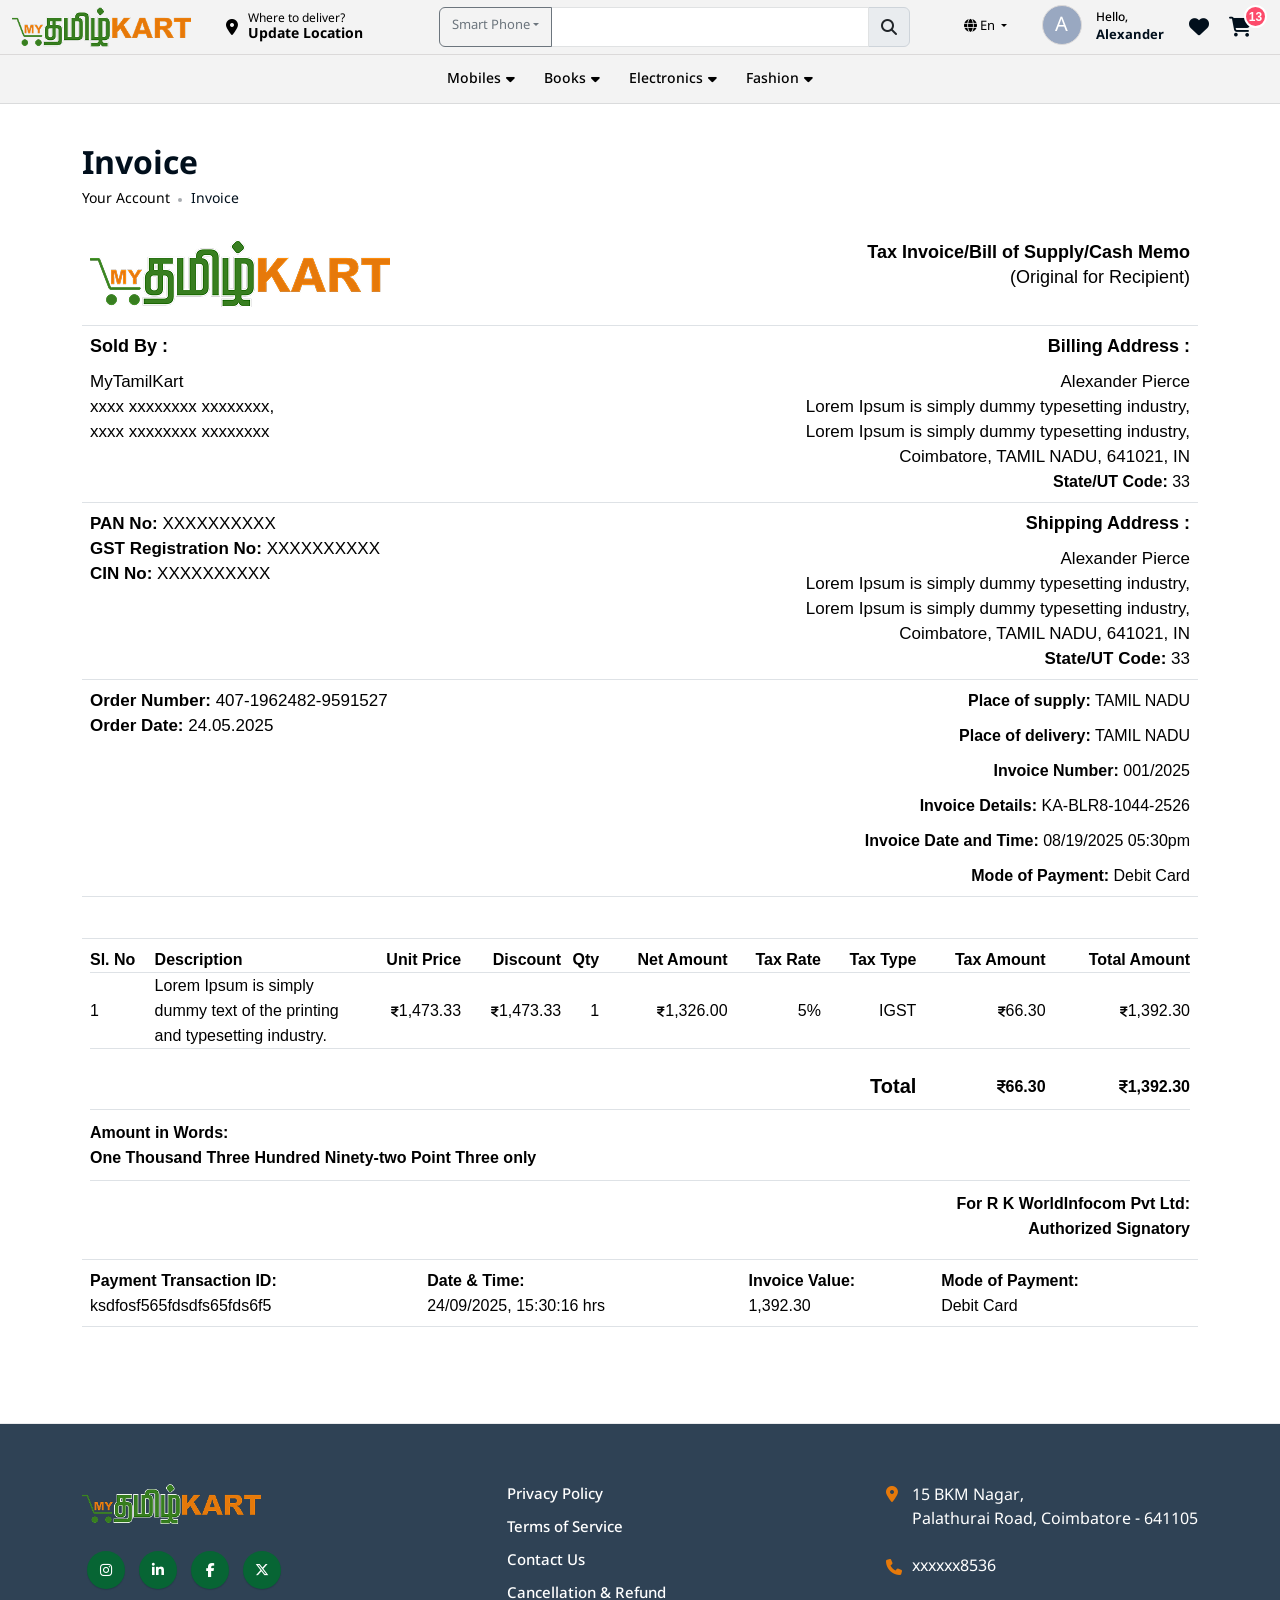
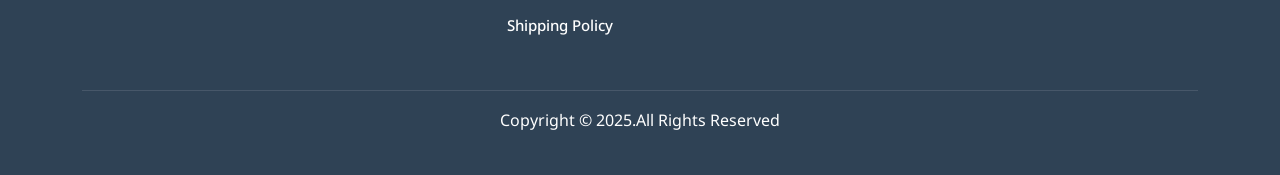
<file: invoice.html>
<!doctype html>
<html class="no-js" lang="zxx">
   
<head>
      <meta charset="utf-8">
      <meta http-equiv="x-ua-compatible" content="ie=edge">
      <title>MyTamilKart</title>
      <meta name="description" content="">
      <meta name="viewport" content="width=device-width, initial-scale=1, maximum-scale=1, user-scalable=no">

      <!-- Place favicon.ico in the root directory -->
       <link rel="shortcut icon" href="assets/img/favicon/favicon.ico" type="image/x-icon">
      <link rel="icon" href="assets/img/favicon/favicon.ico" type="image/x-icon">

         <!-- <link rel="shortcut icon" type="image/x-icon" href="assets/img/favicon/favicon.png"> -->

         <link rel="apple-touch-icon" sizes="57x57" href="assets/img/favicon/apple-icon-57x57.png">
         <link rel="apple-touch-icon" sizes="60x60" href="assets/img/favicon/apple-icon-60x60.png">
         <link rel="apple-touch-icon" sizes="72x72" href="assets/img/favicon/apple-icon-72x72.png">
         <link rel="apple-touch-icon" sizes="76x76" href="assets/img/favicon/apple-icon-76x76.png">
         <link rel="apple-touch-icon" sizes="114x114" href="assets/img/favicon/apple-icon-114x114.png">
         <link rel="apple-touch-icon" sizes="120x120" href="assets/img/favicon/apple-icon-120x120.png">
         <link rel="apple-touch-icon" sizes="144x144" href="assets/img/favicon/apple-icon-144x144.png">
         <link rel="apple-touch-icon" sizes="152x152" href="assets/img/favicon/apple-icon-152x152.png">
         <link rel="apple-touch-icon" sizes="180x180" href="assets/img/favicon/apple-icon-180x180.png">
         <link rel="icon" type="image/png" sizes="192x192"  href="assets/img/favicon/android-icon-192x192.png">
         <link rel="icon" type="image/png" sizes="32x32" href="assets/img/favicon/favicon-32x32.png">
         <link rel="icon" type="image/png" sizes="96x96" href="assets/img/favicon/favicon-96x96.png">
         <link rel="icon" type="image/png" sizes="16x16" href="assets/img/favicon/favicon-16x16.png">
         <link rel="manifest" href="assets/img/favicon/manifest.json">
         <meta name="msapplication-TileColor" content="#ffffff">
         <meta name="msapplication-TileImage" content="assets/img/favicon/ms-icon-144x144.png"> 
         <meta name="theme-color" content="#ffffff">

      
      <!-- Fonts Used -->
        <link rel="preconnect" href="https://fonts.googleapis.com">
         <link rel="preconnect" href="https://fonts.gstatic.com" crossorigin>
         <link href="https://fonts.googleapis.com/css2?family=Noto+Sans+Tamil:wght@100..900&family=Noto+Sans:ital,wght@0,100..900;1,100..900&family=Open+Sans:ital,wght@0,300..800;1,300..800&display=swap" rel="stylesheet">

      <!-- CSS here -->
      <link rel="stylesheet" href="assets/css/bootstrap.css">
      <link rel="stylesheet" href="assets/css/customstyle.css">

      <link rel="stylesheet" href="assets/css/animate.css">
      <link rel="stylesheet" href="https://cdn.jsdelivr.net/npm/swiper@11/swiper-bundle.min.css" />
      <!-- <link rel="stylesheet" href="assets/css/slick.css"> -->
      <!-- <link rel="stylesheet" href="assets/css/magnific-popup.css"> -->
      <link rel="stylesheet" href="https://cdnjs.cloudflare.com/ajax/libs/font-awesome/6.7.2/css/all.min.css">
      <link rel="stylesheet" href="assets/css/spacing.css">
      <link rel="stylesheet" href="assets/css/main.css">
   </head>
   <body class="accent-custom">
      <!--[if lte IE 9]>
      <p class="browserupgrade">You are using an <strong>outdated</strong> browser. Please <a href="https://browsehappy.com/">upgrade your browser</a> to improve your experience and security.</p>
      <![endif]-->


      <!-- offcanvas area start -->
      <div class="offcanvas__area">
         <div class="offcanvas__wrapper">
            <div class="offcanvas__close">
               <button class="offcanvas__close-btn offcanvas-close-btn">
                 <i class="fa-solid fa-xmark"></i>
               </button>
            </div>
            <div class="offcanvas__content">
               <div class="offcanvas__top mb-70 d-flex justify-content-between align-items-center">
                  <div class="offcanvas__logo headerlogo">
                     <a href="#">
                        <img src="assets/img/logo/logo.png" alt="logo">
                     </a>
                  </div>
               </div>
              
               <div class="tp-main-menu-mobile fix mb-40"></div>

            </div>

         </div>
      </div>
      <div class="body-overlay"></div>
      <!-- offcanvas area end -->

      <!-- mobile menu area start -->
      <div id="tp-bottom-menu-sticky" class="tp-mobile-menu d-xl-none">
         <div class="container">
            <div class="row row-cols-5 justify-content-center">
              
               <div class="col">
                  <div class="tp-mobile-item text-center">
                     <button class="tp-mobile-item-btn tp-search-open-btn">
                        <i class="fa-solid fa-magnifying-glass"></i>
                        <span>Search</span>
                     </button>
                  </div>
               </div>
               <div class="col">
                  <div class="tp-mobile-item text-center mobile_profile_menu">
                     <a href="#" class="tp-mobile-item-btn">
                        <!-- <img src="assets/img/profile/profile_avatar.png" alt="" class="mobile_profileimg"> -->
                        <span class="mobilelogin_nameinitial">A</span>
                        <span>Account</span>
                     </a>
                  </div>
               </div>
               
            
            </div>
         </div>
      </div>
      <!-- mobile menu area end -->

      <!-- search area start -->
      <section class="tp-search-area">
         <div class="container">
            <div class="row">
               <div class="col-xl-12">
                  <div class="tp-search-form p-relative">
                     <div class="tp-search-close text-center mb-20">
                        <button class="tp-search-close-btn tp-search-close-btn"></button>
                     </div>
                     <form action="#">
                        <div class="header_search_wrapper">
                       <div class="input-group">
                        <button class="btn btn-outline-secondary dropdown-toggle" type="button" data-bs-toggle="dropdown" aria-expanded="false"><span class="header_search_seltxt">Smart Phone</span></button>
                        <ul class="dropdown-menu scrollbar_style">
                           <li><a class="dropdown-item" href="#">Smart Phone</a></li>
                           <li><a class="dropdown-item" href="#">Bluetooth</a></li>
                           <li><a class="dropdown-item" href="#">Baby</a></li>
                           <li><a class="dropdown-item" href="#">Books</a></li>
                           <li><a class="dropdown-item" href="#">...</a></li>
                        </ul>
                        <input type="text" class="form-control" aria-label="Text input with dropdown button">
                         <span class="input-group-text"><i class="fa-solid fa-magnifying-glass crsr_pntr"></i></span>
                        </div>
                        </div>
                         
                        
                     </form>
                     
                  </div>
               </div>
            </div>
         </div>
      </section>
      <!-- search area end -->



      <!-- header area start -->
      <header class="fixed-top">
         <div class="tp-header-area p-relative z-index-11">
           

            <!-- header main start -->
            <div class="tp-header-main tp-header-sticky">
               <div class="container-fluid">
                  <div class="row align-items-center">
                     <div class="col-xxl-3 col-xl-4 col-lg-6 col-md-6 col-12">
                        <div class="header_left_wrapper">
                        <div class="headerlogo">
                           <a href="#">
                              <img src="assets/img/logo/logo.png" alt="logo">
                           </a>
                        </div>

                        <div class="header_deliveryloc">
                           <i class="fa-solid fa-location-dot f_sz16 mr-10"></i>
                           <div class="d-flex flex-column flex-wrap">
                              <div class="f_sz12">Where to deliver?</div>
                              <div class="f_bold">Update Location</div>
                           </div>
                        </div>

                        </div>

                     </div>
                     <div class="col-xxl-6 col-xl-5 col-lg-6 header_search_wdth d-none d-xl-block">
                       <div class="header_search_wrapper">
                       <div class="input-group">
                        <button class="btn btn-outline-secondary dropdown-toggle" type="button" data-bs-toggle="dropdown" aria-expanded="false"><span class="header_search_seltxt">Smart Phone</span></button>
                        <ul class="dropdown-menu scrollbar_style">
                           <li><a class="dropdown-item" href="#">Smart Phone</a></li>
                           <li><a class="dropdown-item" href="#">Bluetooth</a></li>
                           <li><a class="dropdown-item" href="#">Baby</a></li>
                           <li><a class="dropdown-item" href="#">Books</a></li>
                           <li><a class="dropdown-item" href="#">...</a></li>
                        </ul>
                        <input type="text" class="form-control" aria-label="Text input with dropdown button">
                         <span class="input-group-text"><i class="fa-solid fa-magnifying-glass crsr_pntr"></i></span>
                        </div>
                        </div>
                     </div>

                     <div class="col-xxl-3 col-xl-3 col-lg-6 col-md-6 col-12 header_rgticons_wdth">
                        <div class="tp-header-main-right d-flex align-items-center justify-content-center justify-content-md-end pe-3">
                           <div class="tp-header-action d-flex align-items-center">
                                <div class="tp-header-action-item d-inline-flex">
                                    <div class="dropdown language_drpdwn">
                                    <a class="dropdown-toggle f_sz13" href="#" role="button" data-bs-toggle="dropdown" aria-expanded="false">
                                       <i class="fa-solid fa-globe"></i>
                                       <!-- <span>தமிழ்</span> -->
                                       <span>En</span>
                                    </a>
                                    <ul class="dropdown-menu">
                                       <li><a class="dropdown-item" href="#">தமிழ்</a></li>
                                       <li><a class="dropdown-item" href="#">English</a></li>
                                    </ul>
                                    </div>
                              </div> 

                           </div>
                           

                           <div class="tp-header-login d-none d-xl-block ml-25">

                              <!-- <a href="#" class="tp_login_btn">Sign In</a> -->
                          

                              <a href="profile.html" class="d-flex align-items-center">
                                  <div class="tp-header-login-icon">
                                    <span>
                                       <span class="login_nameinitial">A</span>
                                      <!-- <img src="assets/img/profile/profile_avatar.png" alt=""> -->
                                    </span>
                                 </div>
                                 <div class="tp-header-login-content d-none d-xl-block">
                                    <span>Hello,</span>
                                    <h5 class="tp-header-login-title">Alexander</h5>
                                 </div>
                              </a>
                           </div>

                          

                           
                           <div class="tp-header-action d-flex align-items-center ml-25 mt-5">
                             
                              <div class="tp-header-action-item">
                                 <a href="#" class="tp-header-action-btn">
                                   <i class="fa-solid fa-heart"></i>
                                    <!-- <span class="tp-header-action-badge">4</span>                           -->
                                 </a>
                              </div>
                              <div class="tp-header-action-item">
                                 <a href="#" class="tp-header-action-btn cartmini-open-btn">
                                    <i class="fa-solid fa-cart-shopping"></i>
                                    <span class="tp-header-action-badge">13</span>                                                                          
                                 </a>
                              </div>
                              <div class="tp-header-action-item d-lg-none">
                                 <button type="button" class="tp-header-action-btn tp-offcanvas-open-btn">
                                   <i class="fa-solid fa-bars-staggered"></i>
                                 </button>
                              </div>
                              
                           </div>
                        </div>
                     </div>
                    
                  </div>
               </div>
            </div>

            <!-- header bottom start -->
            <div class="tp-header-bottom tp-header-top-border d-none d-lg-block">
               <div class="container-fluid">
                  <div class="tp-mega-menu-wrapper p-relative">
                     <div class="row align-items-center">
                        
                        <div class="col-xl-12 col-lg-12">
                           <div class="main-menu menu-style-1">
                              <nav class="tp-main-menu-content text-sm-start text-md-center">
                                 <ul>
                                
                                    <li class="has-dropdown has-mega-menu ">
                                       
                                       <a href="#">Mobiles</a>
                                       <ul class="tp-submenu tp-mega-menu mega-menu-style-2">
                                          <!-- first col -->
                                          <li class="has-dropdown">
                                             <a href="#" class="mega-menu-title">Smart Phones</a>
                                             <ul class="tp-submenu">
                                                <li><a href="#">Android Phones</a></li>
                                                <li><a href="#">iPhones</a></li>
                                                <li><a href="#">Gaming Phones</a></li>
                                                <li><a href="#">Foldable Phones</a></li>
                                                <li><a href="#">5G Phones</a></li>
                                                <li><a href="#">Refurbished Phones</a></li>
                                             </ul>
                                          </li>
                                          <!-- second col -->
                                          <li  class="has-dropdown">
                                             <a href="#" class="mega-menu-title">Feature Phones</a>
                                             <ul class="tp-submenu">
                                                <li><a href="#">Basic Keypad Phones</a></li>
                                                <li><a href="#">Senior-Friendly Phones</a></li>
                                                <li><a href="#">Rugged Phones</a></li>
                                             </ul>
                                          </li>
                                          <!-- third col -->
                                          <li  class="has-dropdown">
                                             <a href="#" class="mega-menu-title">Accessories</a>
                                             <ul class="tp-submenu">
                                                <li><a href="#">Cases & Covers</a></li>
                                                <li><a href="#">Screen Protectors</a></li>
                                                <li><a href="#">Power Banks</a></li>
                                                <li><a href="#">Chargers & Cables</a></li>
                                                <li><a href="#">Headphones & Earphones</a></li>
                                                <li><a href="#">Smartwatches & Wearables</a></li>
                                             </ul>
                                          </li>

                                          <!-- second col -->
                                          <li  class="has-dropdown">
                                             <a href="#" class="mega-menu-title">Tablets & eReaders</a>
                                             <ul class="tp-submenu">
                                                <li><a href="#">Tablets</a></li>
                                                <li><a href="#">eReaders</a></li>
                                                <li><a href="#">Tablet Accessories</a></li>
                                             </ul>
                                          </li>

                                       </ul>
                                    </li>

                                     <li class="has-dropdown has-mega-menu ">
                                       
                                       <a href="#">Books</a>
                                       <ul class="tp-submenu tp-mega-menu mega-menu-style-2">
                                          <!-- first col -->
                                          <li class="has-dropdown">
                                             <a href="#" class="mega-menu-title">Smart Phones</a>
                                             <ul class="tp-submenu">
                                                <li><a href="#">Android Phones</a></li>
                                                <li><a href="#">iPhones</a></li>
                                                <li><a href="#">Gaming Phones</a></li>
                                                <li><a href="#">Foldable Phones</a></li>
                                                <li><a href="#">5G Phones</a></li>
                                                <li><a href="#">Refurbished Phones</a></li>
                                             </ul>
                                          </li>
                                          <!-- second col -->
                                          <li  class="has-dropdown">
                                             <a href="#" class="mega-menu-title">Feature Phones</a>
                                             <ul class="tp-submenu">
                                                <li><a href="#">Basic Keypad Phones</a></li>
                                                <li><a href="#">Senior-Friendly Phones</a></li>
                                                <li><a href="#">Rugged Phones</a></li>
                                             </ul>
                                          </li>
                                          <!-- third col -->
                                          <li  class="has-dropdown">
                                             <a href="#" class="mega-menu-title">Accessories</a>
                                             <ul class="tp-submenu">
                                                <li><a href="#">Cases & Covers</a></li>
                                                <li><a href="#">Screen Protectors</a></li>
                                                <li><a href="#">Power Banks</a></li>
                                                <li><a href="#">Chargers & Cables</a></li>
                                                <li><a href="#">Headphones & Earphones</a></li>
                                                <li><a href="#">Smartwatches & Wearables</a></li>
                                             </ul>
                                          </li>

                                          <!-- second col -->
                                          <li  class="has-dropdown">
                                             <a href="#" class="mega-menu-title">Tablets & eReaders</a>
                                             <ul class="tp-submenu">
                                                <li><a href="#">Tablets</a></li>
                                                <li><a href="#">eReaders</a></li>
                                                <li><a href="#">Tablet Accessories</a></li>
                                             </ul>
                                          </li>

                                       </ul>
                                    </li>

                                    <li class="has-dropdown has-mega-menu ">
                                       
                                       <a href="#">Electronics</a>
                                       <ul class="tp-submenu tp-mega-menu mega-menu-style-2">
                                          <!-- first col -->
                                          <li class="has-dropdown">
                                             <a href="#" class="mega-menu-title">Smart Phones</a>
                                             <ul class="tp-submenu">
                                                <li><a href="#">Android Phones</a></li>
                                                <li><a href="#">iPhones</a></li>
                                                <li><a href="#">Gaming Phones</a></li>
                                                <li><a href="#">Foldable Phones</a></li>
                                                <li><a href="#">5G Phones</a></li>
                                                <li><a href="#">Refurbished Phones</a></li>
                                             </ul>
                                          </li>
                                          <!-- second col -->
                                          <li  class="has-dropdown">
                                             <a href="#" class="mega-menu-title">Feature Phones</a>
                                             <ul class="tp-submenu">
                                                <li><a href="#">Basic Keypad Phones</a></li>
                                                <li><a href="#">Senior-Friendly Phones</a></li>
                                                <li><a href="#">Rugged Phones</a></li>
                                             </ul>
                                          </li>
                                          <!-- third col -->
                                          <li  class="has-dropdown">
                                             <a href="#" class="mega-menu-title">Accessories</a>
                                             <ul class="tp-submenu">
                                                <li><a href="#">Cases & Covers</a></li>
                                                <li><a href="#">Screen Protectors</a></li>
                                                <li><a href="#">Power Banks</a></li>
                                                <li><a href="#">Chargers & Cables</a></li>
                                                <li><a href="#">Headphones & Earphones</a></li>
                                                <li><a href="#">Smartwatches & Wearables</a></li>
                                             </ul>
                                          </li>

                                          <!-- second col -->
                                          <li  class="has-dropdown">
                                             <a href="#" class="mega-menu-title">Tablets & eReaders</a>
                                             <ul class="tp-submenu">
                                                <li><a href="#">Tablets</a></li>
                                                <li><a href="#">eReaders</a></li>
                                                <li><a href="#">Tablet Accessories</a></li>
                                                <li><a href="#">Tablets</a></li>
                                                <li><a href="#">eReaders</a></li>
                                                <li><a href="#">Tablet Accessories</a></li>
                                             </ul>
                                          </li>

                                           <!-- second col -->
                                          <li  class="has-dropdown">
                                             <a href="#" class="mega-menu-title">Tablets & eReaders</a>
                                             <ul class="tp-submenu">
                                                <li><a href="#">Tablets</a></li>
                                                <li><a href="#">eReaders</a></li>
                                                <li><a href="#">Tablet Accessories</a></li>
                                             </ul>
                                          </li>

                                       </ul>
                                    </li>

                                     <li class="has-dropdown">
                                       <a href="#">Fashion</a>
                                       <ul class="tp-submenu">
                                           <li><a href="#">Android Phones</a></li>
                                                <li><a href="#">iPhones</a></li>
                                                <li><a href="#">Gaming Phones</a></li>
                                                <li><a href="#">Foldable Phones</a></li>
                                                <li><a href="#">5G Phones</a></li>
                                                <li><a href="#">Refurbished Phones</a></li>
                                       </ul>
                                    </li>
                                   
                                 </ul>
                              </nav>
                           </div>
                        </div>
                       
                     </div>
                  </div>
               </div>
            </div>
         </div>
      </header>
      
      <!-- header area end -->

      <main>

      <!-- breadcrumb area start -->
         <section class="breadcrumb__area breadcrumb__style-2 include-bg pt-150 pb-20">
            <div class="container">
               <div class="row">
                  <div class="col-xxl-12">
                      <div class="breadcrumb__content p-relative z-index-1">
                        <h3 class="breadcrumb__title">Invoice</h3>
                        <div class="breadcrumb__list">
                           <span><a href="#">Your Account</a></span>
                           <span>Invoice</span>
                        </div>
                     </div>
                  </div>
               </div>
            </div>
         </section>
         <!-- breadcrumb area end -->

         <!-- invoice area start -->
         <section class="tp-wallet-area p-relative">
            <div class="container">
                
               <div class="row">
                  
                  <div class="col-xl-12">
                     <div class="tp-shop-main-wrapper">
                        
                        <div class="tp-shop-top mb-80">

                      
                            <div class="tp-shop-items-wrapper tp-shop-item-primary wallettranstbl_wrapper">
                             <div class="row">
                              <div class="col-xl-12 col-lg-12 col-md-12 col-sm-12">
                               <div class="table-responsive">
                                 
                                 <table width="100%" cellpadding="0" cellspacing="0" class="table" style="font-family:Arial; font-size:16px; color:#000000; line-height:25px;">
                                 <tr>
                                 <td valign="top">
                                    <img src="assets/img/logo/logo.png" alt="MYTAMILKART" style="display: block; margin-bottom: 10px;"/>
                                 </td>
                                 <td align="right">
                                    <div style="font-weight: bold; font-size: 18px;">Tax Invoice/Bill of Supply/Cash Memo</div>
                                    <div style="font-size: 18px;">(Original for Recipient)</div>
                                 </td>
                                 </tr>

                                 <tr>
                                 <td valign="top">
                                 <div>
                                 <div style="font-size:18px; padding-bottom:10px;"><strong>Sold By :</strong></div>
                                 <span style="font-size:17px; color:#000000;">
                                 MyTamilKart<br/>
                                 xxxx xxxxxxxx xxxxxxxx, <br/>
                                 xxxx xxxxxxxx xxxxxxxx
                                 </span>
                                 </div>
                                 </td>
                                 <td valign="top">
                                 <div style="text-align: right;">
                                 <div style="font-size:18px; padding-bottom:10px;"><strong> Billing Address :</strong></div>
                                 <span style="font-size:17px; color:#000000;">
                                 Alexander Pierce<br/>
                                 Lorem Ipsum is simply dummy typesetting industry,<br/>
                                 Lorem Ipsum is simply dummy typesetting industry,<br/>
                                 Coimbatore, TAMIL NADU, 641021, IN
                                 </span>
                                 <div><strong>State/UT Code:</strong> 33</div>
                                 </div>
                                 </td>
                                 </tr>

                                 <tr>
                                 <td valign="top">
                                 <div>
                                 <span style="font-size:17px; color:#000000;">
                                 <strong>PAN No:</strong> XXXXXXXXXX<br/>
                                 <strong>GST Registration No: </strong> XXXXXXXXXX<br/>
                                 <strong> CIN No: </strong> XXXXXXXXXX
                                 </span>
                                 </div>
                                 </td>
                                 <td valign="top">
                                 <div style="text-align: right;">
                                 <div style="font-size:18px; padding-bottom:10px;"><strong> Shipping Address :</strong></div>
                                 <span style="font-size:17px; color:#000000;">
                                 Alexander Pierce<br/>
                                 Lorem Ipsum is simply dummy typesetting industry,<br/>
                                 Lorem Ipsum is simply dummy typesetting industry,<br/>
                                 Coimbatore, TAMIL NADU, 641021, IN<br/>
                                 <div><strong>State/UT Code:</strong> 33</div>
                                 </div>
                                 </td>
                                 </tr>

                                 <tr>
                                 <td valign="top">
                                 <div>
                                 <span style="font-size:17px; color:#000000;">
                                 <strong> Order Number:</strong> 407-1962482-9591527<br/>
                                 <strong> Order Date: </strong> 24.05.2025
                                 </span>
                                 
                                 </div>
                                 </td>
                                 <td valign="top">
                                 <div style="text-align:right;">
                                 
                                 <div style="padding-bottom:10px;">
                                 <span style="font-size:16px;"><strong>Place of supply:</strong></span> TAMIL NADU
                                 </div>

                                  <div style="padding-bottom:10px;">
                                 <span style="font-size:16px;"><strong> Place of delivery:</strong></span> TAMIL NADU
                                 </div>

                                 <div style="padding-bottom:10px;">
                                 <span style="font-size:16px;"><strong> Invoice Number:</strong></span> 
                                 001/2025
                                 </div>

                                 <div style="padding-bottom:10px;">
                                 <span style="font-size:16px;"><strong>  Invoice Details:</strong></span> 
                                 KA-BLR8-1044-2526
                                 </div>

                                 <div style="padding-bottom:10px;">
                                 <span style="font-size:16px;"><strong>Invoice Date and Time:</strong></span>
                                 08/19/2025 05:30pm
                                 </div>

                                  <div>
                                 <span style="font-size:16px;"><strong>Mode of Payment:</strong></span>
                                 Debit Card
                                 </div>

                                 </div>
                                 </td>
                                 </tr>

                                 <tr><td colspan="2">&nbsp;</td></tr>

                                 <tr>
                                 <td colspan="2">
                                 <table width="100%" cellpadding="10" cellspacing="0">
                                 <tr>
                                    <th style="border-bottom:1px solid #dee2e6;">Sl. No </th>
                                    <th width="200" style="border-bottom:1px solid #dee2e6;">Description </th>
                                    <th style="border-bottom:1px solid #dee2e6; text-align: right;">Unit Price</th>
                                    <th style="border-bottom:1px solid #dee2e6; text-align: right;">Discount</th>
                                    <th style="border-bottom:1px solid #dee2e6; text-align: right;">Qty</th>
                                    <th style="border-bottom:1px solid #dee2e6; text-align: right;">Net Amount </th>
                                    <th style="border-bottom:1px solid #dee2e6; text-align: right;">Tax Rate </th>
                                    <th style="border-bottom:1px solid #dee2e6; text-align: right;">Tax Type </th>
                                    <th style="border-bottom:1px solid #dee2e6; text-align: right;">Tax Amount </th>
                                    <th style="border-bottom:1px solid #dee2e6; text-align: right;">Total Amount</th>
                                 </tr>
                                 <tr>
                                    <td style="border-bottom:1px solid #dee2e6;">1</td>
                                    <td style="border-bottom:1px solid #dee2e6;">Lorem Ipsum is simply dummy text of the printing and typesetting industry.</td>
                                    <td style="border-bottom:1px solid #dee2e6; text-align: right;"><i class="fa-solid fa-indian-rupee-sign" style="font-size: 12px;"></i>1,473.33</td>
                                    <td style="border-bottom:1px solid #dee2e6; text-align: right;"><i class="fa-solid fa-indian-rupee-sign" style="font-size: 12px;"></i>1,473.33</td>
                                    <td style="border-bottom:1px solid #dee2e6; text-align: right;">1</td>
                                    <td style="border-bottom:1px solid #dee2e6; text-align: right;"><i class="fa-solid fa-indian-rupee-sign" style="font-size: 12px;"></i>1,326.00</td>
                                    <td style="border-bottom:1px solid #dee2e6; text-align: right;">5%</td>
                                    <td style="border-bottom:1px solid #dee2e6; text-align: right;">IGST</td>
                                    <td style="border-bottom:1px solid #dee2e6; text-align: right;"><i class="fa-solid fa-indian-rupee-sign" style="font-size: 12px;"></i>66.30</td>
                                    <td style="border-bottom:1px solid #dee2e6; text-align: right;"><i class="fa-solid fa-indian-rupee-sign" style="font-size: 12px;"></i>1,392.30</td>
                                 </tr>
                                 <tr><td colspan="10">&nbsp;</td></tr>
                                 <tr>
                                    <td style="border-bottom:1px solid #dee2e6;">&nbsp;</td>
                                    <td style="border-bottom:1px solid #dee2e6;">&nbsp;</td>
                                    <td style="border-bottom:1px solid #dee2e6;">&nbsp;</td>
                                    <td style="border-bottom:1px solid #dee2e6;">&nbsp;</td>
                                    <td style="border-bottom:1px solid #dee2e6;">&nbsp;</td>
                                    <td style="border-bottom:1px solid #dee2e6;">&nbsp;</td>
                                    <td style="border-bottom:1px solid #dee2e6;">&nbsp;</td>
                                    <td style="border-bottom:1px solid #dee2e6; font-size:20px; text-align: right; padding-bottom: 10px;"><strong>Total</strong></td>
                                    <td style="border-bottom:1px solid #dee2e6; text-align: right; padding-bottom: 10px;"><strong><i class="fa-solid fa-indian-rupee-sign" style="font-size: 14px;"></i>66.30</strong></td>
                                    <td align="right" style="border-bottom:1px solid #dee2e6; color:#000000; padding-bottom: 10px;"><strong><i class="fa-solid fa-indian-rupee-sign" style="font-size: 14px;"></i>1,392.30</strong></td>
                                 </tr>
                                 
                                 <tr>
                                    <td colspan="10" style="padding-top: 10px; padding-bottom: 10px; border-bottom:1px solid #dee2e6;">
                                       <strong>
                                       Amount in Words:<br/>
                                       One Thousand Three Hundred Ninety-two Point Three only
                                       </strong>
                                    </td>
                                 </tr>
                                 <tr>
                                    <td colspan="10" style="padding-top: 10px; padding-bottom: 10px; text-align: right;">
                                       <strong>
                                       For R K WorldInfocom Pvt Ltd:<br/>
                                        Authorized Signatory
                                       </strong>
                                    </td>
                                 </tr>
                                 </table>
                                 </td>
                                 </tr>

                                 <tr><td colspan="2">
                                 <table width="100%" cellpadding="10" cellspacing="0">
                                   <tr>
                                    <td>
                                        <strong>Payment Transaction ID:</strong> <br/>
                                        ksdfosf565fdsdfs65fds6f5
                                    </td>
                                    <td>
                                       <strong>Date & Time:</strong> <br/>
                                       24/09/2025, 15:30:16 hrs
                                    </td>
                                    <td>
                                       <strong>Invoice Value:</strong> <br/>
                                       1,392.30
                                    </td>
                                    <td>
                                        <strong>Mode of Payment:</strong> <br/>
                                        Debit Card
                                    </td>
                                   </tr> 
                                 </table>
                                 </td></tr>



                                 </table>
                                </div> 
                              </div>

                            </div>                       
                           </div>
                        </div>
                     </div>
                  </div>
               </div>

              
               
            </div> 
            

         </section>
         <!-- invoice area end -->


           

      </main>
      
      
 <!-- footer area start -->
      <footer class="mt-auto">
         <div class="tp-footer-area tp-footer-style-2 tp-footer-style-primary tp-footer-style-6 pt-60 pb-30 pb-xl-0">
            <div class="tp-footer-top pb-30">
               <div class="container">
                  <div class="row">
                     <div class="col-xl-4 col-lg-4 col-md-12 col-sm-12 col-12">
                        <div class="tp-footer-widget footer-col-1 mb-20"> 
                           <div class="tp-footer-widget-content">
                              <div class="tp-footer-logo text-xl-start text-center">
                                 <a href="#">
                                    <img src="assets/img/logo/logo.png" alt="MYTAMILKART">
                                 </a>
                              </div>

                              <div class="tp-footer-social text-center text-lg-start">
                                  <a href="#"><i class="fa-brands fa-instagram"></i></a>
                                 <a href="#"><i class="fa-brands fa-linkedin-in"></i></a>
                                 <a href="#"><i class="fa-brands fa-facebook-f"></i></a>
                                 <a href="#"><i class="fa-brands fa-x-twitter"></i></a>
                              </div>
                            
                           </div>
                        </div>
                     </div>

                     <div class="col-xl-4 col-lg-4 col-md-4 col-sm-12 col-12">
                        <div class="tp-footer-widget footer-col-3 mb-20">
                           <div class="tp-footer-widget-content">
                              <ul>
                                 <li><a href="#">Privacy Policy</a></li>
                                 <li><a href="#">Terms of Service</a></li>
                                 <li><a href="#">Contact Us</a></li>
                                 <li><a href="#">Cancellation & Refund </a></li>
                                 <li><a href="#">Shipping Policy</a></li>
                              </ul>
                           </div>
                        </div>
                     </div>

                     <div class="col-xl-4 col-lg-4 col-md-4 col-sm-12 col-12">
                        <div class="tp-footer-widget footer-col-3 mb-20">
                           <div class="tp-footer-widget-content justify-content-start justify-content-md-end d-flex">
                              <div class="tp-footer-contact">
                                 
                                 <div class="tp-footer-contact-item d-flex align-items-start">
                                    <div class="tp-footer-contact-icon">
                                       <span>
                                          <i class="fa-solid fa-location-dot"></i>
                                       </span>
                                    </div>
                                    <div class="tp-footer-contact-content">
                                       <div class="f_white f_sz16">15 BKM Nagar,<br>Palathurai Road, Coimbatore - 641105</div>
                                    </div>
                                 </div>

                                 <div class="tp-footer-contact-item d-flex align-items-start mt-25">
                                    <div class="tp-footer-contact-icon">
                                       <span>
                                         <i class="fa-solid fa-phone"></i>
                                       </span>
                                    </div>
                                    <div class="tp-footer-contact-content">
                                       <p><a href="#"><span class="f_white">xxxxxx8536</span></a></p>
                                    </div>
                                 </div>
                              </div>
                           </div>
                        </div>
                     </div>
                     
                   

                     <!-- <div class="col-xl-3 col-lg-3 col-md-4 col-sm-12 col-12">
                        <div class="tp-footer-widget footer-col-3 mb-20">
                           <div class="tp-footer-widget-content">
                              <ul>
                                 <li><a href="#">எங்களைப் பற்றி</a></li>
                                 <li><a href="#">தனியுரிமை</a></li>
                                 <li><a href="#">விதிமுறைகள்</a></li>
                                 <li><a href="#">தொடர்பு</a></li>
                                 <li><a href="#">அடிக்கடி கேட்கப்படும் கேள்விகள்</a></li>
                              </ul>
                           </div>
                        </div>
                     </div>

                       <div class="col-xl-3 col-lg-3 col-md-4 col-sm-12 col-12">
                        <div class="tp-footer-widget footer-col-3 mb-20">
                           <div class="tp-footer-widget-content">
                              <ul>
                                 <li><a href="#">உதவி மையம்</a></li>
                                 <li><a href="#">வலைப்பதிவு</a></li>
                                 <li><a href="#">அனுமதி இல்லாத பொருட்கள்</a></li>
                              </ul>
                           </div>
                        </div>
                     </div>

                       <div class="col-xl-3 col-lg-3 col-md-4 col-sm-12 col-12">
                        <div class="tp-footer-widget footer-col-3 mb-20">
                           <div class="tp-footer-widget-content">
                              <ul>
                                 <li><a href="#">வேலை வாய்ப்புகள்</a></li>
                                 <li><a href="#">வர்த்தக அடையாளம்</a></li>
                                 <li><a href="#">ஊடக விசாரணை</a></li>
                              </ul>
                           </div>
                        </div>
                     </div> -->


                     
                  </div>
               </div>
            </div>

            <div class="tp-footer-bottom">
               <div class="container">
                  <div class="tp-footer-bottom-wrapper">
                     <div class="row align-items-center">
                        <div class="col-md-12">
                           <div class="tp-footer-copyright text-center">
                              <p>Copyright © 2025.All Rights Reserved</p>
                           </div>
                        </div>
                       
                     </div>
                  </div>
               </div>
            </div>
           
         </div>
      </footer>
      <!-- footer area end -->


      <!-- JS here -->
      <script src="assets/js/vendor/jquery.js"></script>
      <!-- <script src="assets/js/vendor/waypoints.js"></script> -->
      <script src="assets/js/bootstrap-bundle.js"></script>
      <script src="assets/js/meanmenu.js"></script>
      <script src="https://cdn.jsdelivr.net/npm/swiper@11/swiper-bundle.min.js"></script>
      <!--<script src="assets/js/slick.js"></script> -->
      <!-- <script src="assets/js/range-slider.js"></script>
      <script src="assets/js/magnific-popup.js"></script> -->
      <script src="assets/js/nice-select.js"></script>
      <!-- <script src="assets/js/purecounter.js"></script>
      <script src="assets/js/countdown.js"></script>
      <script src="assets/js/wow.js"></script>
      <script src="assets/js/isotope-pkgd.js"></script>
      <script src="assets/js/imagesloaded-pkgd.js"></script>
      <script src="assets/js/ajax-form.js"></script> -->
      <script src="assets/js/main.js"></script>
     
   </body>

</html>
</file>
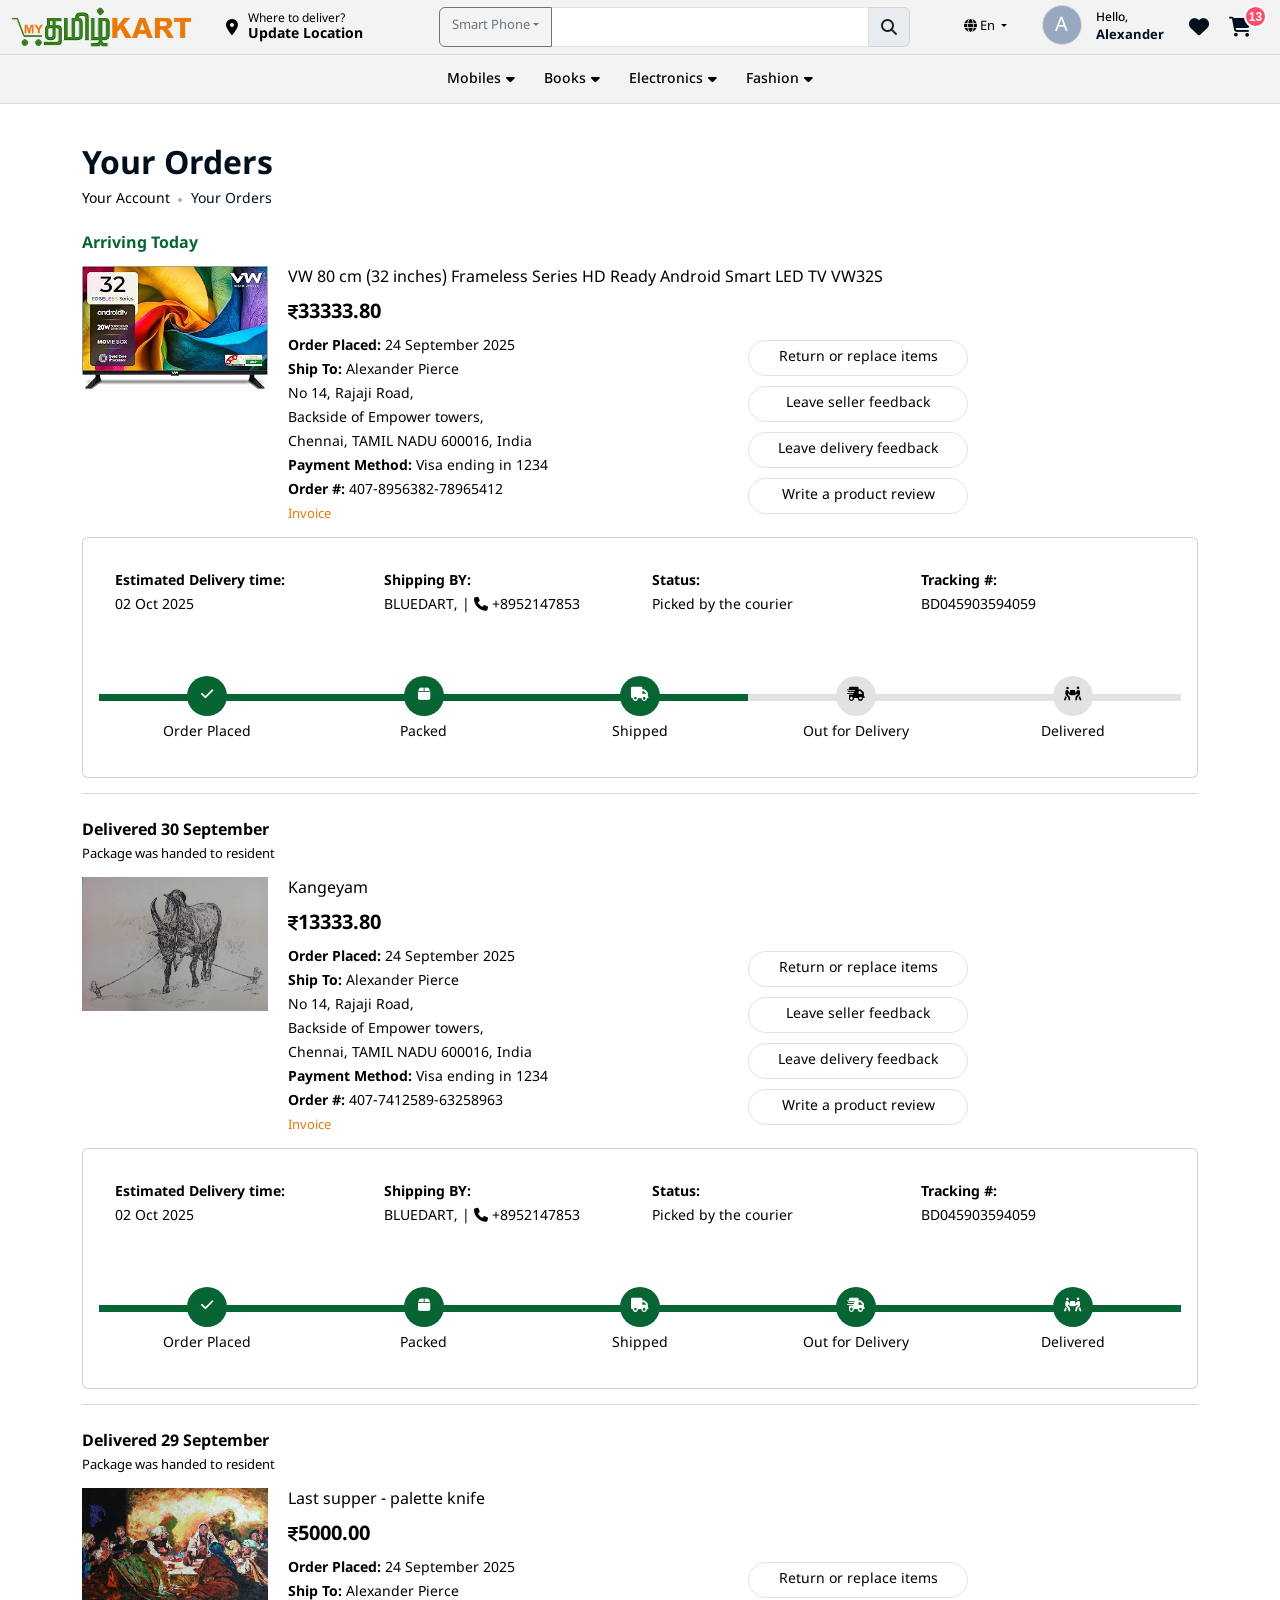
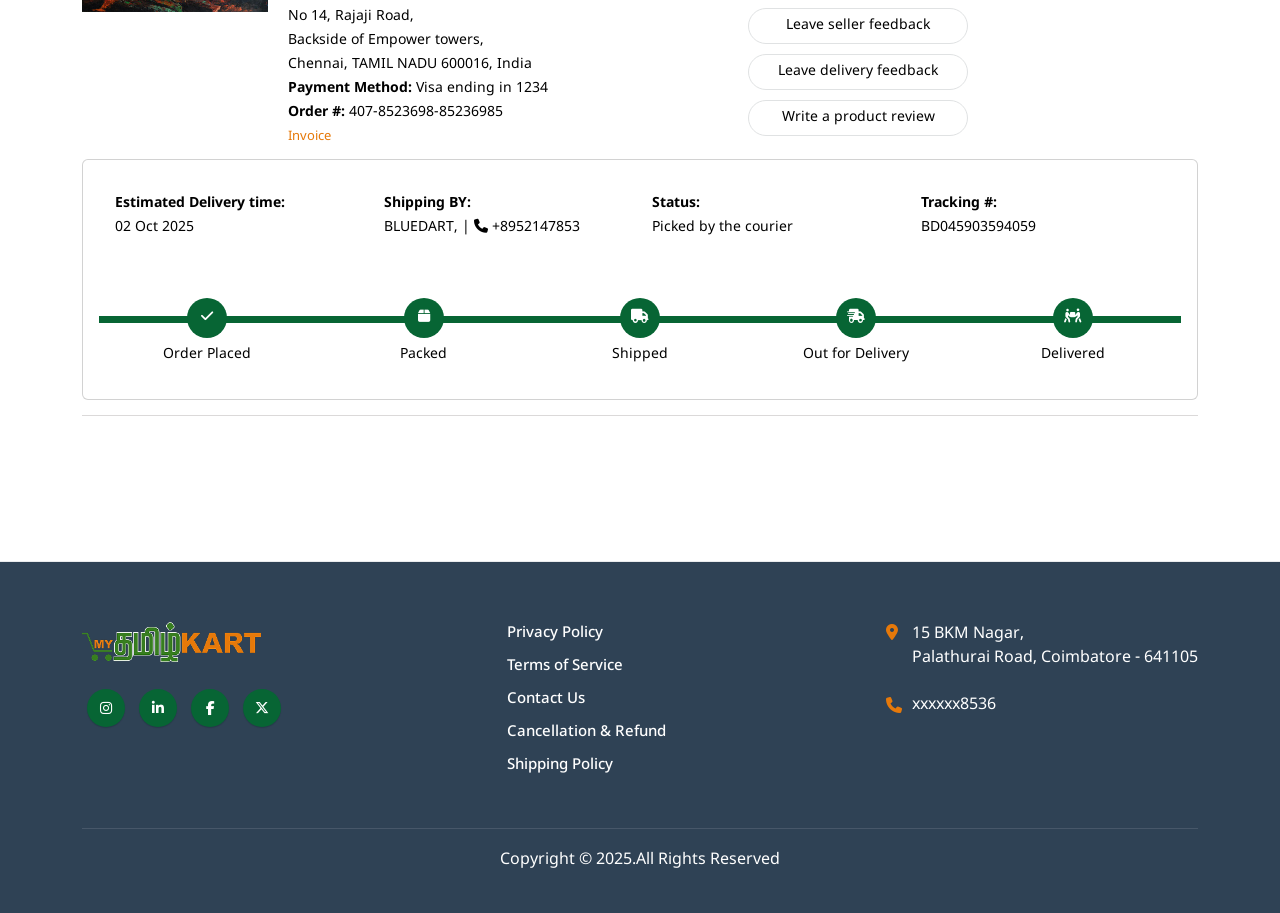
<file: orders.html>
<!doctype html>
<html class="no-js" lang="zxx">

<head>
      <meta charset="utf-8">
      <meta http-equiv="x-ua-compatible" content="ie=edge">
      <title>MyTamilKart</title>
      <meta name="description" content="">
      <meta name="viewport" content="width=device-width, initial-scale=1, maximum-scale=1, user-scalable=no">

      <!-- Place favicon.ico in the root directory -->
       <link rel="shortcut icon" href="assets/img/favicon/favicon.ico" type="image/x-icon">
      <link rel="icon" href="assets/img/favicon/favicon.ico" type="image/x-icon">

         <!-- <link rel="shortcut icon" type="image/x-icon" href="assets/img/favicon/favicon.png"> -->

         <link rel="apple-touch-icon" sizes="57x57" href="assets/img/favicon/apple-icon-57x57.png">
         <link rel="apple-touch-icon" sizes="60x60" href="assets/img/favicon/apple-icon-60x60.png">
         <link rel="apple-touch-icon" sizes="72x72" href="assets/img/favicon/apple-icon-72x72.png">
         <link rel="apple-touch-icon" sizes="76x76" href="assets/img/favicon/apple-icon-76x76.png">
         <link rel="apple-touch-icon" sizes="114x114" href="assets/img/favicon/apple-icon-114x114.png">
         <link rel="apple-touch-icon" sizes="120x120" href="assets/img/favicon/apple-icon-120x120.png">
         <link rel="apple-touch-icon" sizes="144x144" href="assets/img/favicon/apple-icon-144x144.png">
         <link rel="apple-touch-icon" sizes="152x152" href="assets/img/favicon/apple-icon-152x152.png">
         <link rel="apple-touch-icon" sizes="180x180" href="assets/img/favicon/apple-icon-180x180.png">
         <link rel="icon" type="image/png" sizes="192x192"  href="assets/img/favicon/android-icon-192x192.png">
         <link rel="icon" type="image/png" sizes="32x32" href="assets/img/favicon/favicon-32x32.png">
         <link rel="icon" type="image/png" sizes="96x96" href="assets/img/favicon/favicon-96x96.png">
         <link rel="icon" type="image/png" sizes="16x16" href="assets/img/favicon/favicon-16x16.png">
         <link rel="manifest" href="assets/img/favicon/manifest.json">
         <meta name="msapplication-TileColor" content="#ffffff">
         <meta name="msapplication-TileImage" content="assets/img/favicon/ms-icon-144x144.png">
         <meta name="theme-color" content="#ffffff">


      <!-- Fonts Used -->
        <link rel="preconnect" href="https://fonts.googleapis.com">
         <link rel="preconnect" href="https://fonts.gstatic.com" crossorigin>
         <link href="https://fonts.googleapis.com/css2?family=Noto+Sans+Tamil:wght@100..900&family=Noto+Sans:ital,wght@0,100..900;1,100..900&family=Open+Sans:ital,wght@0,300..800;1,300..800&display=swap" rel="stylesheet">

      <!-- CSS here -->
      <link rel="stylesheet" href="assets/css/bootstrap.css">
      <link rel="stylesheet" href="assets/css/customstyle.css">

      <link rel="stylesheet" href="assets/css/animate.css">
      <link rel="stylesheet" href="https://cdn.jsdelivr.net/npm/swiper@11/swiper-bundle.min.css" />
      <!-- <link rel="stylesheet" href="assets/css/slick.css"> -->
      <!-- <link rel="stylesheet" href="assets/css/magnific-popup.css"> -->
      <link rel="stylesheet" href="https://cdnjs.cloudflare.com/ajax/libs/font-awesome/6.7.2/css/all.min.css">
      <link rel="stylesheet" href="assets/css/spacing.css">
      <link rel="stylesheet" href="assets/css/main.css">
      
   </head>
   <body class="accent-custom">
      <!--[if lte IE 9]>
      <p class="browserupgrade">You are using an <strong>outdated</strong> browser. Please <a href="https://browsehappy.com/">upgrade your browser</a> to improve your experience and security.</p>
      <![endif]-->


      <!-- offcanvas area start -->
      <div class="offcanvas__area">
         <div class="offcanvas__wrapper">
            <div class="offcanvas__close">
               <button class="offcanvas__close-btn offcanvas-close-btn">
                 <i class="fa-solid fa-xmark"></i>
               </button>
            </div>
            <div class="offcanvas__content">
               <div class="offcanvas__top mb-70 d-flex justify-content-between align-items-center">
                  <div class="offcanvas__logo headerlogo">
                     <a href="#">
                        <img src="assets/img/logo/logo.png" alt="logo">
                     </a>
                  </div>
               </div>

               <div class="tp-main-menu-mobile fix mb-40"></div>

            </div>

         </div>
      </div>
      <div class="body-overlay"></div>
      <!-- offcanvas area end -->

      <!-- mobile menu area start -->
      <div id="tp-bottom-menu-sticky" class="tp-mobile-menu d-xl-none">
         <div class="container">
            <div class="row row-cols-5 justify-content-center">

               <div class="col">
                  <div class="tp-mobile-item text-center">
                     <button class="tp-mobile-item-btn tp-search-open-btn">
                        <i class="fa-solid fa-magnifying-glass"></i>
                        <span>Search</span>
                     </button>
                  </div>
               </div>
               <div class="col">
                  <div class="tp-mobile-item text-center mobile_profile_menu">
                     <a href="#" class="tp-mobile-item-btn">
                        <!-- <img src="assets/img/profile/profile_avatar.png" alt="" class="mobile_profileimg"> -->
                        <span class="mobilelogin_nameinitial">A</span>
                        <span>Account</span>
                     </a>
                  </div>
               </div>


            </div>
         </div>
      </div>
      <!-- mobile menu area end -->

      <!-- search area start -->
      <section class="tp-search-area">
         <div class="container">
            <div class="row">
               <div class="col-xl-12">
                  <div class="tp-search-form p-relative">
                     <div class="tp-search-close text-center mb-20">
                        <button class="tp-search-close-btn tp-search-close-btn"></button>
                     </div>
                     <form action="#">
                        <div class="header_search_wrapper">
                       <div class="input-group">
                        <button class="btn btn-outline-secondary dropdown-toggle" type="button" data-bs-toggle="dropdown" aria-expanded="false"><span class="header_search_seltxt">Smart Phone</span></button>
                        <ul class="dropdown-menu scrollbar_style">
                           <li><a class="dropdown-item" href="#">Smart Phone</a></li>
                           <li><a class="dropdown-item" href="#">Bluetooth</a></li>
                           <li><a class="dropdown-item" href="#">Baby</a></li>
                           <li><a class="dropdown-item" href="#">Books</a></li>
                           <li><a class="dropdown-item" href="#">...</a></li>
                        </ul>
                        <input type="text" class="form-control" aria-label="Text input with dropdown button">
                         <span class="input-group-text"><i class="fa-solid fa-magnifying-glass crsr_pntr"></i></span>
                        </div>
                        </div>


                     </form>

                  </div>
               </div>
            </div>
         </div>
      </section>
      <!-- search area end -->



      <!-- header area start -->
      <header class="fixed-top">
         <div class="tp-header-area p-relative z-index-11">


            <!-- header main start -->
            <div class="tp-header-main tp-header-sticky">
               <div class="container-fluid">
                  <div class="row align-items-center">
                     <div class="col-xxl-3 col-xl-4 col-lg-6 col-md-6 col-12">
                        <div class="header_left_wrapper">
                        <div class="headerlogo">
                           <a href="#">
                              <img src="assets/img/logo/logo.png" alt="logo">
                           </a>
                        </div>

                        <div class="header_deliveryloc">
                           <i class="fa-solid fa-location-dot f_sz16 mr-10"></i>
                           <div class="d-flex flex-column flex-wrap">
                              <div class="f_sz12">Where to deliver?</div>
                              <div class="f_bold">Update Location</div>
                           </div>
                        </div>

                        </div>

                     </div>
                     <div class="col-xxl-6 col-xl-5 col-lg-6 header_search_wdth d-none d-xl-block">
                       <div class="header_search_wrapper">
                       <div class="input-group">
                        <button class="btn btn-outline-secondary dropdown-toggle" type="button" data-bs-toggle="dropdown" aria-expanded="false"><span class="header_search_seltxt">Smart Phone</span></button>
                        <ul class="dropdown-menu scrollbar_style">
                           <li><a class="dropdown-item" href="#">Smart Phone</a></li>
                           <li><a class="dropdown-item" href="#">Bluetooth</a></li>
                           <li><a class="dropdown-item" href="#">Baby</a></li>
                           <li><a class="dropdown-item" href="#">Books</a></li>
                           <li><a class="dropdown-item" href="#">...</a></li>
                        </ul>
                        <input type="text" class="form-control" aria-label="Text input with dropdown button">
                         <span class="input-group-text"><i class="fa-solid fa-magnifying-glass crsr_pntr"></i></span>
                        </div>
                        </div>
                     </div>

                     <div class="col-xxl-3 col-xl-3 col-lg-6 col-md-6 col-12 header_rgticons_wdth">
                        <div class="tp-header-main-right d-flex align-items-center justify-content-center justify-content-md-end pe-3">
                           <div class="tp-header-action d-flex align-items-center">
                                <div class="tp-header-action-item d-inline-flex">
                                    <div class="dropdown language_drpdwn">
                                    <a class="dropdown-toggle f_sz13" href="#" role="button" data-bs-toggle="dropdown" aria-expanded="false">
                                       <i class="fa-solid fa-globe"></i>
                                       <!-- <span>தமிழ்</span> -->
                                       <span>En</span>
                                    </a>
                                    <ul class="dropdown-menu">
                                       <li><a class="dropdown-item" href="#">தமிழ்</a></li>
                                       <li><a class="dropdown-item" href="#">English</a></li>
                                    </ul>
                                    </div>
                              </div>

                           </div>


                           <div class="tp-header-login d-none d-xl-block ml-25">

                              <!-- <a href="#" class="tp_login_btn">Sign In</a> -->


                              <a href="profile.html" class="d-flex align-items-center">
                                  <div class="tp-header-login-icon">
                                    <span>
                                       <span class="login_nameinitial">A</span>
                                      <!-- <img src="assets/img/profile/profile_avatar.png" alt=""> -->
                                    </span>
                                 </div>
                                 <div class="tp-header-login-content d-none d-xl-block">
                                    <span>Hello,</span>
                                    <h5 class="tp-header-login-title">Alexander</h5>
                                 </div>
                              </a>
                           </div>




                           <div class="tp-header-action d-flex align-items-center ml-25 mt-5">

                              <div class="tp-header-action-item">
                                 <a href="#" class="tp-header-action-btn">
                                   <i class="fa-solid fa-heart"></i>
                                    <!-- <span class="tp-header-action-badge">4</span>                           -->
                                 </a>
                              </div>
                              <div class="tp-header-action-item">
                                 <a href="#" class="tp-header-action-btn cartmini-open-btn">
                                    <i class="fa-solid fa-cart-shopping"></i>
                                    <span class="tp-header-action-badge">13</span>
                                 </a>
                              </div>
                              <div class="tp-header-action-item d-lg-none">
                                 <button type="button" class="tp-header-action-btn tp-offcanvas-open-btn">
                                   <i class="fa-solid fa-bars-staggered"></i>
                                 </button>
                              </div>

                           </div>
                        </div>
                     </div>

                  </div>
               </div>
            </div>

            <!-- header bottom start -->
            <div class="tp-header-bottom tp-header-top-border d-none d-lg-block">
               <div class="container-fluid">
                  <div class="tp-mega-menu-wrapper p-relative">
                     <div class="row align-items-center">

                        <div class="col-xl-12 col-lg-12">
                           <div class="main-menu menu-style-1">
                              <nav class="tp-main-menu-content text-sm-start text-md-center">
                                 <ul>

                                    <li class="has-dropdown has-mega-menu ">

                                       <a href="#">Mobiles</a>
                                       <ul class="tp-submenu tp-mega-menu mega-menu-style-2">
                                          <!-- first col -->
                                          <li class="has-dropdown">
                                             <a href="#" class="mega-menu-title">Smart Phones</a>
                                             <ul class="tp-submenu">
                                                <li><a href="#">Android Phones</a></li>
                                                <li><a href="#">iPhones</a></li>
                                                <li><a href="#">Gaming Phones</a></li>
                                                <li><a href="#">Foldable Phones</a></li>
                                                <li><a href="#">5G Phones</a></li>
                                                <li><a href="#">Refurbished Phones</a></li>
                                             </ul>
                                          </li>
                                          <!-- second col -->
                                          <li  class="has-dropdown">
                                             <a href="#" class="mega-menu-title">Feature Phones</a>
                                             <ul class="tp-submenu">
                                                <li><a href="#">Basic Keypad Phones</a></li>
                                                <li><a href="#">Senior-Friendly Phones</a></li>
                                                <li><a href="#">Rugged Phones</a></li>
                                             </ul>
                                          </li>
                                          <!-- third col -->
                                          <li  class="has-dropdown">
                                             <a href="#" class="mega-menu-title">Accessories</a>
                                             <ul class="tp-submenu">
                                                <li><a href="#">Cases & Covers</a></li>
                                                <li><a href="#">Screen Protectors</a></li>
                                                <li><a href="#">Power Banks</a></li>
                                                <li><a href="#">Chargers & Cables</a></li>
                                                <li><a href="#">Headphones & Earphones</a></li>
                                                <li><a href="#">Smartwatches & Wearables</a></li>
                                             </ul>
                                          </li>

                                          <!-- second col -->
                                          <li  class="has-dropdown">
                                             <a href="#" class="mega-menu-title">Tablets & eReaders</a>
                                             <ul class="tp-submenu">
                                                <li><a href="#">Tablets</a></li>
                                                <li><a href="#">eReaders</a></li>
                                                <li><a href="#">Tablet Accessories</a></li>
                                             </ul>
                                          </li>

                                       </ul>
                                    </li>

                                     <li class="has-dropdown has-mega-menu ">

                                       <a href="#">Books</a>
                                       <ul class="tp-submenu tp-mega-menu mega-menu-style-2">
                                          <!-- first col -->
                                          <li class="has-dropdown">
                                             <a href="#" class="mega-menu-title">Smart Phones</a>
                                             <ul class="tp-submenu">
                                                <li><a href="#">Android Phones</a></li>
                                                <li><a href="#">iPhones</a></li>
                                                <li><a href="#">Gaming Phones</a></li>
                                                <li><a href="#">Foldable Phones</a></li>
                                                <li><a href="#">5G Phones</a></li>
                                                <li><a href="#">Refurbished Phones</a></li>
                                             </ul>
                                          </li>
                                          <!-- second col -->
                                          <li  class="has-dropdown">
                                             <a href="#" class="mega-menu-title">Feature Phones</a>
                                             <ul class="tp-submenu">
                                                <li><a href="#">Basic Keypad Phones</a></li>
                                                <li><a href="#">Senior-Friendly Phones</a></li>
                                                <li><a href="#">Rugged Phones</a></li>
                                             </ul>
                                          </li>
                                          <!-- third col -->
                                          <li  class="has-dropdown">
                                             <a href="#" class="mega-menu-title">Accessories</a>
                                             <ul class="tp-submenu">
                                                <li><a href="#">Cases & Covers</a></li>
                                                <li><a href="#">Screen Protectors</a></li>
                                                <li><a href="#">Power Banks</a></li>
                                                <li><a href="#">Chargers & Cables</a></li>
                                                <li><a href="#">Headphones & Earphones</a></li>
                                                <li><a href="#">Smartwatches & Wearables</a></li>
                                             </ul>
                                          </li>

                                          <!-- second col -->
                                          <li  class="has-dropdown">
                                             <a href="#" class="mega-menu-title">Tablets & eReaders</a>
                                             <ul class="tp-submenu">
                                                <li><a href="#">Tablets</a></li>
                                                <li><a href="#">eReaders</a></li>
                                                <li><a href="#">Tablet Accessories</a></li>
                                             </ul>
                                          </li>

                                       </ul>
                                    </li>

                                    <li class="has-dropdown has-mega-menu ">

                                       <a href="#">Electronics</a>
                                       <ul class="tp-submenu tp-mega-menu mega-menu-style-2">
                                          <!-- first col -->
                                          <li class="has-dropdown">
                                             <a href="#" class="mega-menu-title">Smart Phones</a>
                                             <ul class="tp-submenu">
                                                <li><a href="#">Android Phones</a></li>
                                                <li><a href="#">iPhones</a></li>
                                                <li><a href="#">Gaming Phones</a></li>
                                                <li><a href="#">Foldable Phones</a></li>
                                                <li><a href="#">5G Phones</a></li>
                                                <li><a href="#">Refurbished Phones</a></li>
                                             </ul>
                                          </li>
                                          <!-- second col -->
                                          <li  class="has-dropdown">
                                             <a href="#" class="mega-menu-title">Feature Phones</a>
                                             <ul class="tp-submenu">
                                                <li><a href="#">Basic Keypad Phones</a></li>
                                                <li><a href="#">Senior-Friendly Phones</a></li>
                                                <li><a href="#">Rugged Phones</a></li>
                                             </ul>
                                          </li>
                                          <!-- third col -->
                                          <li  class="has-dropdown">
                                             <a href="#" class="mega-menu-title">Accessories</a>
                                             <ul class="tp-submenu">
                                                <li><a href="#">Cases & Covers</a></li>
                                                <li><a href="#">Screen Protectors</a></li>
                                                <li><a href="#">Power Banks</a></li>
                                                <li><a href="#">Chargers & Cables</a></li>
                                                <li><a href="#">Headphones & Earphones</a></li>
                                                <li><a href="#">Smartwatches & Wearables</a></li>
                                             </ul>
                                          </li>

                                          <!-- second col -->
                                          <li  class="has-dropdown">
                                             <a href="#" class="mega-menu-title">Tablets & eReaders</a>
                                             <ul class="tp-submenu">
                                                <li><a href="#">Tablets</a></li>
                                                <li><a href="#">eReaders</a></li>
                                                <li><a href="#">Tablet Accessories</a></li>
                                                <li><a href="#">Tablets</a></li>
                                                <li><a href="#">eReaders</a></li>
                                                <li><a href="#">Tablet Accessories</a></li>
                                             </ul>
                                          </li>

                                           <!-- second col -->
                                          <li  class="has-dropdown">
                                             <a href="#" class="mega-menu-title">Tablets & eReaders</a>
                                             <ul class="tp-submenu">
                                                <li><a href="#">Tablets</a></li>
                                                <li><a href="#">eReaders</a></li>
                                                <li><a href="#">Tablet Accessories</a></li>
                                             </ul>
                                          </li>

                                       </ul>
                                    </li>

                                     <li class="has-dropdown">
                                       <a href="#">Fashion</a>
                                       <ul class="tp-submenu">
                                           <li><a href="#">Android Phones</a></li>
                                                <li><a href="#">iPhones</a></li>
                                                <li><a href="#">Gaming Phones</a></li>
                                                <li><a href="#">Foldable Phones</a></li>
                                                <li><a href="#">5G Phones</a></li>
                                                <li><a href="#">Refurbished Phones</a></li>
                                       </ul>
                                    </li>

                                 </ul>
                              </nav>
                           </div>
                        </div>

                     </div>
                  </div>
               </div>
            </div>
         </div>
      </header>

      <!-- header area end -->

      <main>

         <!-- breadcrumb area start -->
         <section class="breadcrumb__area breadcrumb__style-2 include-bg pt-150 pb-20">
            <div class="container">
               <div class="row">
                  <div class="col-xxl-12">
                      <div class="breadcrumb__content p-relative z-index-1">
                        <h3 class="breadcrumb__title">Your Orders</h3>
                        <div class="breadcrumb__list">
                           <span><a href="#">Your Account</a></span>
                           <span>Your Orders</span>
                        </div>
                     </div>
                  </div>
               </div>
            </div>
         </section>
         <!-- breadcrumb area end -->

         <!-- cart area start -->
         <section class="tp-cart-area pb-120">
            <div class="container">
               <div class="row">
                  <div class="col-xl-12 col-lg-12">
                     <div class="tp-cart-list mb-25">

                        <div>
                         <div class="d-flex flex-row flex-wrap">
                              <div class="col-12 col-md-12 col-lg-12 mb-10">
                                <div class="f_bold f_sz16 f_green">Arriving Today</div>
                                <!-- <div class="f_sz13">Package was handed to resident</div> -->
                              </div>
                        </div>

                         <div class="cart_list_item pb-15 mb-25">

                           <div class="d-flex flex-row flex-wrap">
                           <div class="col-4 col-md-3 col-lg-3 col-xl-2">
                               <a href="product_details.html">
                                <div class="tp-cart-img"><img src="assets/img/product/tv1.jpg" alt=""></div>
                               </a>
                           </div>
                           <div class="col-8 col-md-9 col-lg-9 col-xl-10">
                               <div class="d-flex flex-row flex-wrap ml-20">
                                     <div class="col-12 col-md-12 col-lg-12 mb-10">
                                       <a href="product_details.html" class="f_sz16">
                                       VW 80 cm (32 inches) Frameless Series HD Ready Android Smart LED TV VW32S
                                       </a>
                                       <div class="text-start f_bold f_sz20 mt-10"><i class="fa-solid fa-indian-rupee-sign f_sz16"></i>33333.80</div>
                                     </div>
                               </div>

                                <div class="d-flex flex-row flex-wrap ml-20">
                                 <div class="col-12 col-md-12 col-lg-6 mb-10">
                                    <div class="w-100"><span class="f_bold">Order Placed:</span> 24 September 2025</div>
                                    <div class="w-100"><span class="f_bold">Ship To:</span>
                                       <a class="crsr_pntr">Alexander Pierce <br/></a>
                                       No 14, Rajaji Road,<br/>
                                       Backside of Empower towers,<br/>
                                       Chennai, TAMIL NADU 600016, India<br/>
                                    </div>
                                    <div class="w-100"><span class="f_bold">Payment Method:</span> Visa ending in 1234</div>
                                    <div class="w-100">
                                       <div><span class="f_bold">Order #:</span> 407-8956382-78965412</div>
                                       <div><a href="invoice.html" class="f_sz13 crsr_pntr link">Invoice</a></div>
                                    </div>

                                 </div>

                                  <div class="col-12 col-md-12 col-lg-6">
                                    <div class="d-flex flex-row flex-wrap justify-content-start w-100">
                                     <div class="order_dtls"><a href="#">Return or replace items</a></div>
                                     <div class="order_dtls"><a href="#">Leave seller feedback</a></div>
                                     <div class="order_dtls"><a href="#">Leave delivery feedback</a></div>
                                     <div class="order_dtls"><a href="#">Write a product review</a></div>
                                    </div>
                                  </div>
                                 </div>
                           </div>
                           </div>

                           <div class="w-100">
                              <div class="card">
                                 <div class="card-body">
                                       <article class="card border-0">
                                          <div class="card-body row">
                                             <div class="col-6 col-sm-6 col-md-3 col-lg-3 mb-10"> <span class="f_bold">Estimated Delivery time:</span> <br>02 Oct 2025 </div>
                                             <div class="col-6 col-sm-6 col-md-3 col-lg-3 mb-10"> <span class="f_bold">Shipping BY:</span> <br> BLUEDART, | <i class="fa fa-phone"></i> +8952147853 </div>
                                             <div class="col-6 col-sm-6 col-md-3 col-lg-3 mb-10"> <span class="f_bold">Status:</span> <br> Picked by the courier </div>
                                             <div class="col-6 col-sm-6 col-md-3 col-lg-3 mb-10"> <span class="f_bold">Tracking #:</span> <br> BD045903594059 </div>
                                          </div>
                                       </article>
                                       <div class="track">
                                          <div class="step active"> <span class="icon"> <i class="fa-solid fa-check"></i> </span> <span class="text">Order Placed</span> </div>
                                          <div class="step active"> <span class="icon"> <i class="fa-solid fa-box"></i> </span> <span class="text"> Packed</span> </div>
                                          <div class="step active"> <span class="icon"> <i class="fa-solid fa-truck"></i> </span> <span class="text"> Shipped </span> </div>
                                          <div class="step"> <span class="icon"> <i class="fa-solid fa-truck-fast"></i> </span> <span class="text"> Out for Delivery </span> </div>
                                          <div class="step"> <span class="icon"> <i class="fa-solid fa-people-carry-box"></i> </span> <span class="text">Delivered</span> </div>
                                       </div>
                                       
                                 </div>
                              </div>
                           </div>

                         </div>

                          
                         </div>


                          <div>
                          <div class="d-flex flex-row flex-wrap">
                              <div class="col-12 col-md-12 col-lg-12 mb-10">
                                <div class="f_bold f_sz16">Delivered 30 September</div>
                                <div class="f_sz13">Package was handed to resident</div>
                              </div>
                         </div>

                          <div class="cart_list_item pb-15 mb-25">

                            <div class="d-flex flex-row flex-wrap">
                              <div class="col-4 col-md-3 col-lg-3 col-xl-2">
                                 <a href="product_details.html">
                                 <div class="tp-cart-img"><img src="assets/img/product/art1.jpg" alt=""></div>
                                 </a>
                              </div>
                              <div class="col-8 col-md-9 col-lg-9 col-xl-10">
                                 <div class="d-flex flex-row flex-wrap ml-20">
                                       <div class="col-12 col-md-12 col-lg-12 mb-10">
                                          <a href="product_details.html" class="f_sz16">
                                          Kangeyam
                                          </a>
                                          <div class="text-start f_bold f_sz20 mt-10"><i class="fa-solid fa-indian-rupee-sign f_sz16"></i>13333.80</div>
                                       </div>


                                 </div>

                                 <div class="d-flex flex-row flex-wrap ml-20">

                                    <div class="col-12 col-md-12 col-lg-6 mb-10">
                                       <div class="w-100"><span class="f_bold">Order Placed:</span> 24 September 2025</div>
                                       <div class="w-100"><span class="f_bold">Ship To:</span>
                                          <a class="crsr_pntr">Alexander Pierce <br/></a>
                                          No 14, Rajaji Road,<br/>
                                          Backside of Empower towers,<br/>
                                          Chennai, TAMIL NADU 600016, India
                                       </div>
                                       <div class="w-100"><span class="f_bold">Payment Method:</span> Visa ending in 1234</div>
                                       <div class="w-100">
                                          <div><span class="f_bold">Order #:</span> 407-7412589-63258963</div>
                                          <div><a href="invoice.html" class="f_sz13 crsr_pntr link">Invoice</a></div>

                                       </div>
                                    </div>

                                    <div class="col-12 col-md-12 col-lg-6">
                                       <div class="d-flex flex-row flex-wrap justify-content-start w-100">
                                       <div class="order_dtls"><a href="#">Return or replace items</a></div>
                                       <div class="order_dtls"><a href="#">Leave seller feedback</a></div>
                                       <div class="order_dtls"><a href="#">Leave delivery feedback</a></div>
                                       <div class="order_dtls"><a href="#">Write a product review</a></div>
                                       </div>
                                    </div>


                                    </div>

                              </div>
                            </div>

                             <div class="w-100">
                              <div class="card">
                                 <div class="card-body">
                                       <article class="card border-0">
                                          <div class="card-body row">
                                             <div class="col-6 col-sm-6 col-md-3 col-lg-3 mb-10"> <span class="f_bold">Estimated Delivery time:</span> <br>02 Oct 2025 </div>
                                             <div class="col-6 col-sm-6 col-md-3 col-lg-3 mb-10"> <span class="f_bold">Shipping BY:</span> <br> BLUEDART, | <i class="fa fa-phone"></i> +8952147853 </div>
                                             <div class="col-6 col-sm-6 col-md-3 col-lg-3 mb-10"> <span class="f_bold">Status:</span> <br> Picked by the courier </div>
                                             <div class="col-6 col-sm-6 col-md-3 col-lg-3 mb-10"> <span class="f_bold">Tracking #:</span> <br> BD045903594059 </div>
                                          </div>
                                       </article>
                                       <div class="track">
                                          <div class="step active"> <span class="icon"> <i class="fa-solid fa-check"></i> </span> <span class="text">Order Placed</span> </div>
                                          <div class="step active"> <span class="icon"> <i class="fa-solid fa-box"></i> </span> <span class="text"> Packed</span> </div>
                                          <div class="step active"> <span class="icon"> <i class="fa-solid fa-truck"></i> </span> <span class="text"> Shipped </span> </div>
                                          <div class="step active"> <span class="icon"> <i class="fa-solid fa-truck-fast"></i> </span> <span class="text"> Out for Delivery </span> </div>
                                          <div class="step active"> <span class="icon"> <i class="fa-solid fa-people-carry-box"></i> </span> <span class="text">Delivered</span> </div>
                                       </div>
                                       
                                 </div>
                              </div>
                             </div>

                         </div>
                         </div>



                         <div>
                         <div class="d-flex flex-row flex-wrap">
                              <div class="col-12 col-md-12 col-lg-12 mb-10">
                                <div class="f_bold f_sz16">Delivered 29 September</div>
                                <div class="f_sz13">Package was handed to resident</div>
                              </div>
                         </div>


                          <div class="cart_list_item pb-15 mb-25">

                           <div class="d-flex flex-row flex-wrap">
                              <div class="col-4 col-md-3 col-lg-3 col-xl-2">
                                 <a href="product_details.html">
                                 <div class="tp-cart-img"><img src="assets/img/product/oil_canvas1.jpg" alt=""></div>
                                 </a>
                              </div>
                              <div class="col-8 col-md-9 col-lg-9 col-xl-10">
                                 <div class="d-flex flex-row flex-wrap ml-20">
                                       <div class="col-12 col-md-12 col-lg-12 mb-10">
                                          <a href="product_details.html" class="f_sz16">
                                          Last supper - palette knife
                                          </a>
                                          <div class="text-start f_bold f_sz20 mt-10"><i class="fa-solid fa-indian-rupee-sign f_sz16"></i>5000.00</div>
                                       </div>
                                 </div>

                                    <div class="d-flex flex-row flex-wrap ml-20">

                                    <div class="col-12 col-md-12 col-lg-6 mb-10">
                                       <div class="w-100"><span class="f_bold">Order Placed:</span> 24 September 2025</div>
                                       <div class="w-100"><span class="f_bold">Ship To:</span>
                                          <a class="crsr_pntr">Alexander Pierce <br/></a>
                                          No 14, Rajaji Road,<br/>
                                          Backside of Empower towers,<br/>
                                          Chennai, TAMIL NADU 600016, India
                                       </div>
                                       <div class="w-100"><span class="f_bold">Payment Method:</span> Visa ending in 1234</div>
                                       <div class="w-100">
                                          <div><span class="f_bold">Order #:</span> 407-8523698-85236985</div>
                                          <div><a href="invoice.html" class="f_sz13 crsr_pntr link">Invoice</a></div>

                                       </div>
                                    </div>

                                    <div class="col-12 col-md-12 col-lg-6">
                                       <div class="d-flex flex-row flex-wrap justify-content-start w-100">
                                       <div class="order_dtls"><a href="#">Return or replace items</a></div>
                                       <div class="order_dtls"><a href="#">Leave seller feedback</a></div>
                                       <div class="order_dtls"><a href="#">Leave delivery feedback</a></div>
                                       <div class="order_dtls"><a href="#">Write a product review</a></div>
                                       </div>
                                    </div>


                                    </div>


                              </div>
                           </div>

                            <div class="w-100">
                              <div class="card">
                                 <div class="card-body">
                                       <article class="card border-0">
                                          <div class="card-body row">
                                             <div class="col-6 col-sm-6 col-md-3 col-lg-3 mb-10"> <span class="f_bold">Estimated Delivery time:</span> <br>02 Oct 2025 </div>
                                             <div class="col-6 col-sm-6 col-md-3 col-lg-3 mb-10"> <span class="f_bold">Shipping BY:</span> <br> BLUEDART, | <i class="fa fa-phone"></i> +8952147853 </div>
                                             <div class="col-6 col-sm-6 col-md-3 col-lg-3 mb-10"> <span class="f_bold">Status:</span> <br> Picked by the courier </div>
                                             <div class="col-6 col-sm-6 col-md-3 col-lg-3 mb-10"> <span class="f_bold">Tracking #:</span> <br> BD045903594059 </div>
                                          </div>
                                       </article>
                                       <div class="track">
                                          <div class="step active"> <span class="icon"> <i class="fa-solid fa-check"></i> </span> <span class="text">Order Placed</span> </div>
                                          <div class="step active"> <span class="icon"> <i class="fa-solid fa-box"></i> </span> <span class="text"> Packed</span> </div>
                                          <div class="step active"> <span class="icon"> <i class="fa-solid fa-truck"></i> </span> <span class="text"> Shipped </span> </div>
                                          <div class="step active"> <span class="icon"> <i class="fa-solid fa-truck-fast"></i> </span> <span class="text"> Out for Delivery </span> </div>
                                          <div class="step active"> <span class="icon"> <i class="fa-solid fa-people-carry-box"></i> </span> <span class="text">Delivered</span> </div>
                                       </div>
                                       
                                 </div>
                              </div>
                             </div>


                         </div>
                         </div>



                     </div>

                  </div>

               </div>
            </div>
         </section>
         <!-- cart area end -->

      </main>







 <!-- footer area start -->
      <footer class="mt-auto">
         <div class="tp-footer-area tp-footer-style-2 tp-footer-style-primary tp-footer-style-6 pt-60 pb-30 pb-xl-0">
            <div class="tp-footer-top pb-30">
               <div class="container">
                  <div class="row">
                     <div class="col-xl-4 col-lg-4 col-md-12 col-sm-12 col-12">
                        <div class="tp-footer-widget footer-col-1 mb-20">
                           <div class="tp-footer-widget-content">
                              <div class="tp-footer-logo text-xl-start text-center">
                                 <a href="#">
                                    <img src="assets/img/logo/logo.png" alt="MYTAMILKART">
                                 </a>
                              </div>

                              <div class="tp-footer-social text-center text-lg-start">
                                  <a href="#"><i class="fa-brands fa-instagram"></i></a>
                                 <a href="#"><i class="fa-brands fa-linkedin-in"></i></a>
                                 <a href="#"><i class="fa-brands fa-facebook-f"></i></a>
                                 <a href="#"><i class="fa-brands fa-x-twitter"></i></a>
                              </div>

                           </div>
                        </div>
                     </div>

                     <div class="col-xl-4 col-lg-4 col-md-4 col-sm-12 col-12">
                        <div class="tp-footer-widget footer-col-3 mb-20">
                           <div class="tp-footer-widget-content">
                              <ul>
                                 <li><a href="#">Privacy Policy</a></li>
                                 <li><a href="#">Terms of Service</a></li>
                                 <li><a href="#">Contact Us</a></li>
                                 <li><a href="#">Cancellation & Refund </a></li>
                                 <li><a href="#">Shipping Policy</a></li>
                              </ul>
                           </div>
                        </div>
                     </div>

                     <div class="col-xl-4 col-lg-4 col-md-4 col-sm-12 col-12">
                        <div class="tp-footer-widget footer-col-3 mb-20">
                           <div class="tp-footer-widget-content justify-content-start justify-content-md-end d-flex">
                              <div class="tp-footer-contact">

                                 <div class="tp-footer-contact-item d-flex align-items-start">
                                    <div class="tp-footer-contact-icon">
                                       <span>
                                          <i class="fa-solid fa-location-dot"></i>
                                       </span>
                                    </div>
                                    <div class="tp-footer-contact-content">
                                       <div class="f_white f_sz16">15 BKM Nagar,<br>Palathurai Road, Coimbatore - 641105</div>
                                    </div>
                                 </div>

                                 <div class="tp-footer-contact-item d-flex align-items-start mt-25">
                                    <div class="tp-footer-contact-icon">
                                       <span>
                                         <i class="fa-solid fa-phone"></i>
                                       </span>
                                    </div>
                                    <div class="tp-footer-contact-content">
                                       <p><a href="#"><span class="f_white">xxxxxx8536</span></a></p>
                                    </div>
                                 </div>
                              </div>
                           </div>
                        </div>
                     </div>



                     <!-- <div class="col-xl-3 col-lg-3 col-md-4 col-sm-12 col-12">
                        <div class="tp-footer-widget footer-col-3 mb-20">
                           <div class="tp-footer-widget-content">
                              <ul>
                                 <li><a href="#">எங்களைப் பற்றி</a></li>
                                 <li><a href="#">தனியுரிமை</a></li>
                                 <li><a href="#">விதிமுறைகள்</a></li>
                                 <li><a href="#">தொடர்பு</a></li>
                                 <li><a href="#">அடிக்கடி கேட்கப்படும் கேள்விகள்</a></li>
                              </ul>
                           </div>
                        </div>
                     </div>

                       <div class="col-xl-3 col-lg-3 col-md-4 col-sm-12 col-12">
                        <div class="tp-footer-widget footer-col-3 mb-20">
                           <div class="tp-footer-widget-content">
                              <ul>
                                 <li><a href="#">உதவி மையம்</a></li>
                                 <li><a href="#">வலைப்பதிவு</a></li>
                                 <li><a href="#">அனுமதி இல்லாத பொருட்கள்</a></li>
                              </ul>
                           </div>
                        </div>
                     </div>

                       <div class="col-xl-3 col-lg-3 col-md-4 col-sm-12 col-12">
                        <div class="tp-footer-widget footer-col-3 mb-20">
                           <div class="tp-footer-widget-content">
                              <ul>
                                 <li><a href="#">வேலை வாய்ப்புகள்</a></li>
                                 <li><a href="#">வர்த்தக அடையாளம்</a></li>
                                 <li><a href="#">ஊடக விசாரணை</a></li>
                              </ul>
                           </div>
                        </div>
                     </div> -->



                  </div>
               </div>
            </div>

            <div class="tp-footer-bottom">
               <div class="container">
                  <div class="tp-footer-bottom-wrapper">
                     <div class="row align-items-center">
                        <div class="col-md-12">
                           <div class="tp-footer-copyright text-center">
                              <p>Copyright © 2025.All Rights Reserved</p>
                           </div>
                        </div>

                     </div>
                  </div>
               </div>
            </div>

         </div>
      </footer>
      <!-- footer area end -->


      <!-- JS here -->
      <script src="assets/js/vendor/jquery.js"></script>
      <!-- <script src="assets/js/vendor/waypoints.js"></script> -->
      <script src="assets/js/bootstrap-bundle.js"></script>
      <script src="assets/js/meanmenu.js"></script>
      <script src="https://cdn.jsdelivr.net/npm/swiper@11/swiper-bundle.min.js"></script>
      <!--<script src="assets/js/slick.js"></script> -->
      <!-- <script src="assets/js/range-slider.js"></script>
      <script src="assets/js/magnific-popup.js"></script> -->
      <script src="assets/js/nice-select.js"></script>
      <!-- <script src="assets/js/purecounter.js"></script>
      <script src="assets/js/countdown.js"></script>
      <script src="assets/js/wow.js"></script>
      <script src="assets/js/isotope-pkgd.js"></script>
      <script src="assets/js/imagesloaded-pkgd.js"></script>
      <script src="assets/js/ajax-form.js"></script> -->
      <script src="assets/js/main.js"></script>

   </body>

</html>
</file>
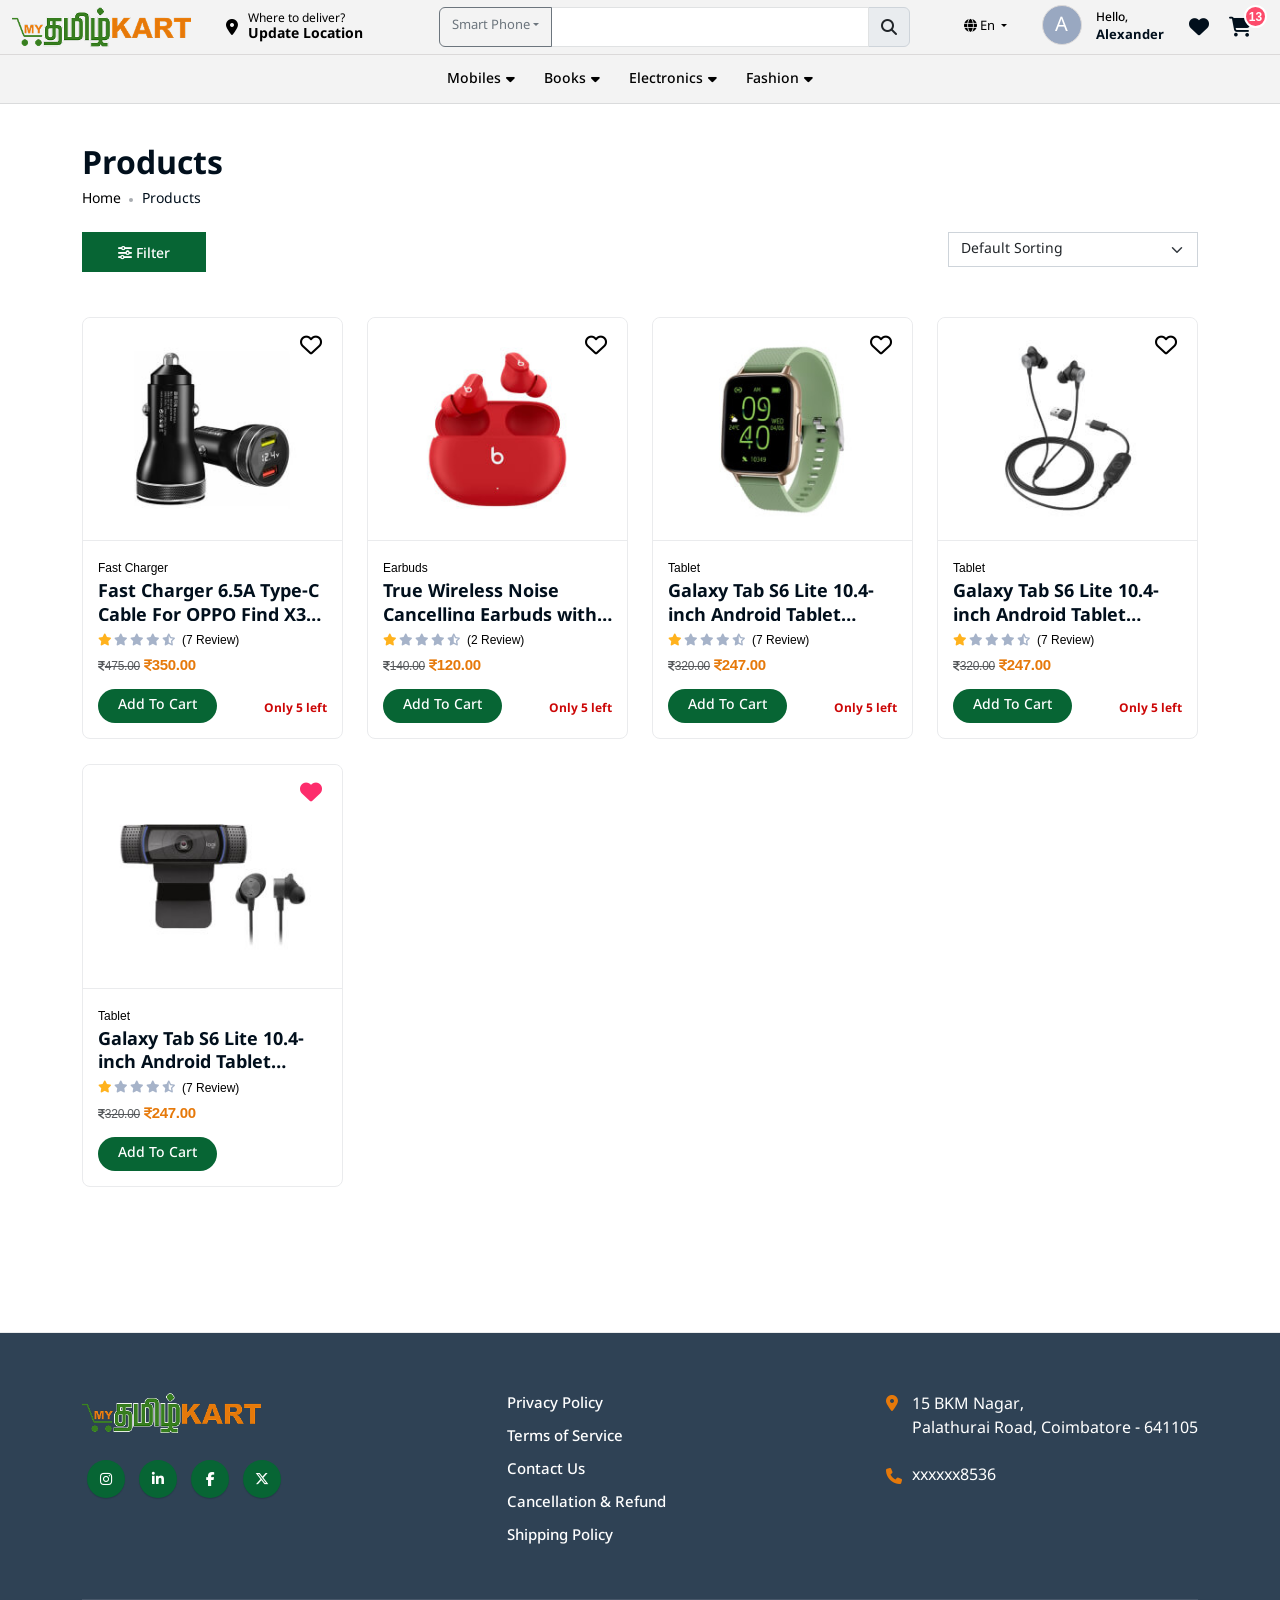
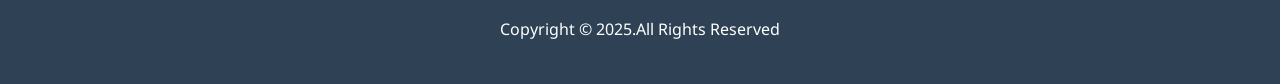
<file: products.html>
<!doctype html>
<html class="no-js" lang="zxx">
   
<head>
      <meta charset="utf-8">
      <meta http-equiv="x-ua-compatible" content="ie=edge">
      <title>MyTamilKart</title>
      <meta name="description" content="">
      <meta name="viewport" content="width=device-width, initial-scale=1, maximum-scale=1, user-scalable=no">

      <!-- Place favicon.ico in the root directory -->
       <link rel="shortcut icon" href="assets/img/favicon/favicon.ico" type="image/x-icon">
      <link rel="icon" href="assets/img/favicon/favicon.ico" type="image/x-icon">

         <!-- <link rel="shortcut icon" type="image/x-icon" href="assets/img/favicon/favicon.png"> -->

         <link rel="apple-touch-icon" sizes="57x57" href="assets/img/favicon/apple-icon-57x57.png">
         <link rel="apple-touch-icon" sizes="60x60" href="assets/img/favicon/apple-icon-60x60.png">
         <link rel="apple-touch-icon" sizes="72x72" href="assets/img/favicon/apple-icon-72x72.png">
         <link rel="apple-touch-icon" sizes="76x76" href="assets/img/favicon/apple-icon-76x76.png">
         <link rel="apple-touch-icon" sizes="114x114" href="assets/img/favicon/apple-icon-114x114.png">
         <link rel="apple-touch-icon" sizes="120x120" href="assets/img/favicon/apple-icon-120x120.png">
         <link rel="apple-touch-icon" sizes="144x144" href="assets/img/favicon/apple-icon-144x144.png">
         <link rel="apple-touch-icon" sizes="152x152" href="assets/img/favicon/apple-icon-152x152.png">
         <link rel="apple-touch-icon" sizes="180x180" href="assets/img/favicon/apple-icon-180x180.png">
         <link rel="icon" type="image/png" sizes="192x192"  href="assets/img/favicon/android-icon-192x192.png">
         <link rel="icon" type="image/png" sizes="32x32" href="assets/img/favicon/favicon-32x32.png">
         <link rel="icon" type="image/png" sizes="96x96" href="assets/img/favicon/favicon-96x96.png">
         <link rel="icon" type="image/png" sizes="16x16" href="assets/img/favicon/favicon-16x16.png">
         <link rel="manifest" href="assets/img/favicon/manifest.json">
         <meta name="msapplication-TileColor" content="#ffffff">
         <meta name="msapplication-TileImage" content="assets/img/favicon/ms-icon-144x144.png"> 
         <meta name="theme-color" content="#ffffff">

      
      <!-- Fonts Used -->
        <link rel="preconnect" href="https://fonts.googleapis.com">
         <link rel="preconnect" href="https://fonts.gstatic.com" crossorigin>
         <link href="https://fonts.googleapis.com/css2?family=Noto+Sans+Tamil:wght@100..900&family=Noto+Sans:ital,wght@0,100..900;1,100..900&family=Open+Sans:ital,wght@0,300..800;1,300..800&display=swap" rel="stylesheet">

      <!-- CSS here -->
      <link rel="stylesheet" href="assets/css/bootstrap.css">
      <link rel="stylesheet" href="assets/css/customstyle.css">

      <link rel="stylesheet" href="assets/css/animate.css">
      <link rel="stylesheet" href="https://cdn.jsdelivr.net/npm/swiper@11/swiper-bundle.min.css" />
      <!-- <link rel="stylesheet" href="assets/css/slick.css"> -->
      <!-- <link rel="stylesheet" href="assets/css/magnific-popup.css"> -->
      <link rel="stylesheet" href="https://cdnjs.cloudflare.com/ajax/libs/font-awesome/6.7.2/css/all.min.css">
      <link rel="stylesheet" href="assets/css/spacing.css">
      <link rel="stylesheet" href="assets/css/main.css">
   </head>
   <body class="accent-custom">
      <!--[if lte IE 9]>
      <p class="browserupgrade">You are using an <strong>outdated</strong> browser. Please <a href="https://browsehappy.com/">upgrade your browser</a> to improve your experience and security.</p>
      <![endif]-->


      <!-- offcanvas area start -->
      <div class="offcanvas__area">
         <div class="offcanvas__wrapper">
            <div class="offcanvas__close">
               <button class="offcanvas__close-btn offcanvas-close-btn">
                 <i class="fa-solid fa-xmark"></i>
               </button>
            </div>
            <div class="offcanvas__content">
               <div class="offcanvas__top mb-70 d-flex justify-content-between align-items-center">
                  <div class="offcanvas__logo headerlogo">
                     <a href="#">
                        <img src="assets/img/logo/logo.png" alt="logo">
                     </a>
                  </div>
               </div>
              
               <div class="tp-main-menu-mobile fix mb-40"></div>

            </div>

         </div>
      </div>
      <div class="body-overlay"></div>
      <!-- offcanvas area end -->

      <!-- mobile menu area start -->
      <div id="tp-bottom-menu-sticky" class="tp-mobile-menu d-xl-none">
         <div class="container">
            <div class="row row-cols-5 justify-content-center">
              
               <div class="col">
                  <div class="tp-mobile-item text-center">
                     <button class="tp-mobile-item-btn tp-search-open-btn">
                        <i class="fa-solid fa-magnifying-glass"></i>
                        <span>Search</span>
                     </button>
                  </div>
               </div>
               <div class="col">
                  <div class="tp-mobile-item text-center mobile_profile_menu">
                     <a href="#" class="tp-mobile-item-btn">
                        <!-- <img src="assets/img/profile/profile_avatar.png" alt="" class="mobile_profileimg"> -->
                        <span class="mobilelogin_nameinitial">A</span>
                        <span>Account</span>
                     </a>
                  </div>
               </div>
               
            
            </div>
         </div>
      </div>
      <!-- mobile menu area end -->

      <!-- search area start -->
      <section class="tp-search-area">
         <div class="container">
            <div class="row">
               <div class="col-xl-12">
                  <div class="tp-search-form p-relative">
                     <div class="tp-search-close text-center mb-20">
                        <button class="tp-search-close-btn tp-search-close-btn"></button>
                     </div>
                     <form action="#">
                        <div class="header_search_wrapper">
                       <div class="input-group">
                        <button class="btn btn-outline-secondary dropdown-toggle" type="button" data-bs-toggle="dropdown" aria-expanded="false"><span class="header_search_seltxt">Smart Phone</span></button>
                        <ul class="dropdown-menu scrollbar_style">
                           <li><a class="dropdown-item" href="#">Smart Phone</a></li>
                           <li><a class="dropdown-item" href="#">Bluetooth</a></li>
                           <li><a class="dropdown-item" href="#">Baby</a></li>
                           <li><a class="dropdown-item" href="#">Books</a></li>
                           <li><a class="dropdown-item" href="#">...</a></li>
                        </ul>
                        <input type="text" class="form-control" aria-label="Text input with dropdown button">
                         <span class="input-group-text"><i class="fa-solid fa-magnifying-glass crsr_pntr"></i></span>
                        </div>
                        </div>
                         
                        
                     </form>
                     
                  </div>
               </div>
            </div>
         </div>
      </section>
      <!-- search area end -->



      <!-- header area start -->
      <header class="fixed-top">
         <div class="tp-header-area p-relative z-index-11">
           

            <!-- header main start -->
            <div class="tp-header-main tp-header-sticky">
               <div class="container-fluid">
                  <div class="row align-items-center">
                     <div class="col-xxl-3 col-xl-4 col-lg-6 col-md-6 col-12">
                        <div class="header_left_wrapper">
                        <div class="headerlogo">
                           <a href="#">
                              <img src="assets/img/logo/logo.png" alt="logo">
                           </a>
                        </div>

                        <div class="header_deliveryloc">
                           <i class="fa-solid fa-location-dot f_sz16 mr-10"></i>
                           <div class="d-flex flex-column flex-wrap">
                              <div class="f_sz12">Where to deliver?</div>
                              <div class="f_bold">Update Location</div>
                           </div>
                        </div>

                        </div>

                     </div>
                     <div class="col-xxl-6 col-xl-5 col-lg-6 header_search_wdth d-none d-xl-block">
                       <div class="header_search_wrapper">
                       <div class="input-group">
                        <button class="btn btn-outline-secondary dropdown-toggle" type="button" data-bs-toggle="dropdown" aria-expanded="false"><span class="header_search_seltxt">Smart Phone</span></button>
                        <ul class="dropdown-menu scrollbar_style">
                           <li><a class="dropdown-item" href="#">Smart Phone</a></li>
                           <li><a class="dropdown-item" href="#">Bluetooth</a></li>
                           <li><a class="dropdown-item" href="#">Baby</a></li>
                           <li><a class="dropdown-item" href="#">Books</a></li>
                           <li><a class="dropdown-item" href="#">...</a></li>
                        </ul>
                        <input type="text" class="form-control" aria-label="Text input with dropdown button">
                         <span class="input-group-text"><i class="fa-solid fa-magnifying-glass crsr_pntr"></i></span>
                        </div>
                        </div>
                     </div>

                     <div class="col-xxl-3 col-xl-3 col-lg-6 col-md-6 col-12 header_rgticons_wdth">
                        <div class="tp-header-main-right d-flex align-items-center justify-content-center justify-content-md-end pe-3">
                           <div class="tp-header-action d-flex align-items-center">
                                <div class="tp-header-action-item d-inline-flex">
                                    <div class="dropdown language_drpdwn">
                                    <a class="dropdown-toggle f_sz13" href="#" role="button" data-bs-toggle="dropdown" aria-expanded="false">
                                       <i class="fa-solid fa-globe"></i>
                                       <!-- <span>தமிழ்</span> -->
                                       <span>En</span>
                                    </a>
                                    <ul class="dropdown-menu">
                                       <li><a class="dropdown-item" href="#">தமிழ்</a></li>
                                       <li><a class="dropdown-item" href="#">English</a></li>
                                    </ul>
                                    </div>
                              </div> 

                           </div>
                           

                           <div class="tp-header-login d-none d-xl-block ml-25">

                              <!-- <a href="#" class="tp_login_btn">Sign In</a> -->
                          

                              <a href="profile.html" class="d-flex align-items-center">
                                  <div class="tp-header-login-icon">
                                    <span>
                                       <span class="login_nameinitial">A</span>
                                      <!-- <img src="assets/img/profile/profile_avatar.png" alt=""> -->
                                    </span>
                                 </div>
                                 <div class="tp-header-login-content d-none d-xl-block">
                                    <span>Hello,</span>
                                    <h5 class="tp-header-login-title">Alexander</h5>
                                 </div>
                              </a>
                           </div>

                          

                           
                           <div class="tp-header-action d-flex align-items-center ml-25 mt-5">
                             
                              <div class="tp-header-action-item">
                                 <a href="#" class="tp-header-action-btn">
                                   <i class="fa-solid fa-heart"></i>
                                    <!-- <span class="tp-header-action-badge">4</span>                           -->
                                 </a>
                              </div>
                              <div class="tp-header-action-item">
                                 <a href="#" class="tp-header-action-btn cartmini-open-btn">
                                    <i class="fa-solid fa-cart-shopping"></i>
                                    <span class="tp-header-action-badge">13</span>                                                                          
                                 </a>
                              </div>
                              <div class="tp-header-action-item d-lg-none">
                                 <button type="button" class="tp-header-action-btn tp-offcanvas-open-btn">
                                   <i class="fa-solid fa-bars-staggered"></i>
                                 </button>
                              </div>
                              
                           </div>
                        </div>
                     </div>
                    
                  </div>
               </div>
            </div>

            <!-- header bottom start -->
            <div class="tp-header-bottom tp-header-top-border d-none d-lg-block">
               <div class="container-fluid">
                  <div class="tp-mega-menu-wrapper p-relative">
                     <div class="row align-items-center">
                        
                        <div class="col-xl-12 col-lg-12">
                           <div class="main-menu menu-style-1">
                              <nav class="tp-main-menu-content text-sm-start text-md-center">
                                 <ul>
                                
                                    <li class="has-dropdown has-mega-menu ">
                                       
                                       <a href="#">Mobiles</a>
                                       <ul class="tp-submenu tp-mega-menu mega-menu-style-2">
                                          <!-- first col -->
                                          <li class="has-dropdown">
                                             <a href="#" class="mega-menu-title">Smart Phones</a>
                                             <ul class="tp-submenu">
                                                <li><a href="#">Android Phones</a></li>
                                                <li><a href="#">iPhones</a></li>
                                                <li><a href="#">Gaming Phones</a></li>
                                                <li><a href="#">Foldable Phones</a></li>
                                                <li><a href="#">5G Phones</a></li>
                                                <li><a href="#">Refurbished Phones</a></li>
                                             </ul>
                                          </li>
                                          <!-- second col -->
                                          <li  class="has-dropdown">
                                             <a href="#" class="mega-menu-title">Feature Phones</a>
                                             <ul class="tp-submenu">
                                                <li><a href="#">Basic Keypad Phones</a></li>
                                                <li><a href="#">Senior-Friendly Phones</a></li>
                                                <li><a href="#">Rugged Phones</a></li>
                                             </ul>
                                          </li>
                                          <!-- third col -->
                                          <li  class="has-dropdown">
                                             <a href="#" class="mega-menu-title">Accessories</a>
                                             <ul class="tp-submenu">
                                                <li><a href="#">Cases & Covers</a></li>
                                                <li><a href="#">Screen Protectors</a></li>
                                                <li><a href="#">Power Banks</a></li>
                                                <li><a href="#">Chargers & Cables</a></li>
                                                <li><a href="#">Headphones & Earphones</a></li>
                                                <li><a href="#">Smartwatches & Wearables</a></li>
                                             </ul>
                                          </li>

                                          <!-- second col -->
                                          <li  class="has-dropdown">
                                             <a href="#" class="mega-menu-title">Tablets & eReaders</a>
                                             <ul class="tp-submenu">
                                                <li><a href="#">Tablets</a></li>
                                                <li><a href="#">eReaders</a></li>
                                                <li><a href="#">Tablet Accessories</a></li>
                                             </ul>
                                          </li>

                                       </ul>
                                    </li>

                                     <li class="has-dropdown has-mega-menu ">
                                       
                                       <a href="#">Books</a>
                                       <ul class="tp-submenu tp-mega-menu mega-menu-style-2">
                                          <!-- first col -->
                                          <li class="has-dropdown">
                                             <a href="#" class="mega-menu-title">Smart Phones</a>
                                             <ul class="tp-submenu">
                                                <li><a href="#">Android Phones</a></li>
                                                <li><a href="#">iPhones</a></li>
                                                <li><a href="#">Gaming Phones</a></li>
                                                <li><a href="#">Foldable Phones</a></li>
                                                <li><a href="#">5G Phones</a></li>
                                                <li><a href="#">Refurbished Phones</a></li>
                                             </ul>
                                          </li>
                                          <!-- second col -->
                                          <li  class="has-dropdown">
                                             <a href="#" class="mega-menu-title">Feature Phones</a>
                                             <ul class="tp-submenu">
                                                <li><a href="#">Basic Keypad Phones</a></li>
                                                <li><a href="#">Senior-Friendly Phones</a></li>
                                                <li><a href="#">Rugged Phones</a></li>
                                             </ul>
                                          </li>
                                          <!-- third col -->
                                          <li  class="has-dropdown">
                                             <a href="#" class="mega-menu-title">Accessories</a>
                                             <ul class="tp-submenu">
                                                <li><a href="#">Cases & Covers</a></li>
                                                <li><a href="#">Screen Protectors</a></li>
                                                <li><a href="#">Power Banks</a></li>
                                                <li><a href="#">Chargers & Cables</a></li>
                                                <li><a href="#">Headphones & Earphones</a></li>
                                                <li><a href="#">Smartwatches & Wearables</a></li>
                                             </ul>
                                          </li>

                                          <!-- second col -->
                                          <li  class="has-dropdown">
                                             <a href="#" class="mega-menu-title">Tablets & eReaders</a>
                                             <ul class="tp-submenu">
                                                <li><a href="#">Tablets</a></li>
                                                <li><a href="#">eReaders</a></li>
                                                <li><a href="#">Tablet Accessories</a></li>
                                             </ul>
                                          </li>

                                       </ul>
                                    </li>

                                    <li class="has-dropdown has-mega-menu ">
                                       
                                       <a href="#">Electronics</a>
                                       <ul class="tp-submenu tp-mega-menu mega-menu-style-2">
                                          <!-- first col -->
                                          <li class="has-dropdown">
                                             <a href="#" class="mega-menu-title">Smart Phones</a>
                                             <ul class="tp-submenu">
                                                <li><a href="#">Android Phones</a></li>
                                                <li><a href="#">iPhones</a></li>
                                                <li><a href="#">Gaming Phones</a></li>
                                                <li><a href="#">Foldable Phones</a></li>
                                                <li><a href="#">5G Phones</a></li>
                                                <li><a href="#">Refurbished Phones</a></li>
                                             </ul>
                                          </li>
                                          <!-- second col -->
                                          <li  class="has-dropdown">
                                             <a href="#" class="mega-menu-title">Feature Phones</a>
                                             <ul class="tp-submenu">
                                                <li><a href="#">Basic Keypad Phones</a></li>
                                                <li><a href="#">Senior-Friendly Phones</a></li>
                                                <li><a href="#">Rugged Phones</a></li>
                                             </ul>
                                          </li>
                                          <!-- third col -->
                                          <li  class="has-dropdown">
                                             <a href="#" class="mega-menu-title">Accessories</a>
                                             <ul class="tp-submenu">
                                                <li><a href="#">Cases & Covers</a></li>
                                                <li><a href="#">Screen Protectors</a></li>
                                                <li><a href="#">Power Banks</a></li>
                                                <li><a href="#">Chargers & Cables</a></li>
                                                <li><a href="#">Headphones & Earphones</a></li>
                                                <li><a href="#">Smartwatches & Wearables</a></li>
                                             </ul>
                                          </li>

                                          <!-- second col -->
                                          <li  class="has-dropdown">
                                             <a href="#" class="mega-menu-title">Tablets & eReaders</a>
                                             <ul class="tp-submenu">
                                                <li><a href="#">Tablets</a></li>
                                                <li><a href="#">eReaders</a></li>
                                                <li><a href="#">Tablet Accessories</a></li>
                                                <li><a href="#">Tablets</a></li>
                                                <li><a href="#">eReaders</a></li>
                                                <li><a href="#">Tablet Accessories</a></li>
                                             </ul>
                                          </li>

                                           <!-- second col -->
                                          <li  class="has-dropdown">
                                             <a href="#" class="mega-menu-title">Tablets & eReaders</a>
                                             <ul class="tp-submenu">
                                                <li><a href="#">Tablets</a></li>
                                                <li><a href="#">eReaders</a></li>
                                                <li><a href="#">Tablet Accessories</a></li>
                                             </ul>
                                          </li>

                                       </ul>
                                    </li>

                                     <li class="has-dropdown">
                                       <a href="#">Fashion</a>
                                       <ul class="tp-submenu">
                                           <li><a href="#">Android Phones</a></li>
                                                <li><a href="#">iPhones</a></li>
                                                <li><a href="#">Gaming Phones</a></li>
                                                <li><a href="#">Foldable Phones</a></li>
                                                <li><a href="#">5G Phones</a></li>
                                                <li><a href="#">Refurbished Phones</a></li>
                                       </ul>
                                    </li>
                                   
                                 </ul>
                              </nav>
                           </div>
                        </div>
                       
                     </div>
                  </div>
               </div>
            </div>
         </div>
      </header>
      
      <!-- header area end -->

      <!-- filter offcanvas area start -->
      <div class="tp-filter-offcanvas-area">
         <div class="tp-filter-offcanvas-wrapper">
            <div class="filter_title_wrapper mb-15">
               <h4>Filter</h4>

               <div class="tp-filter-offcanvas-close">
                  <button type="button" class="filter-close-btn"><i class="fa-solid fa-xmark f_sz24"></i></button>
               </div>
            </div>   


            <div class="tp-shop-sidebar">
                <!-- Price -->

                 <div class="top_products_filtertype p-relative">
                        <h3 class="tp-shop-widget-title">Price</h3>
                        <div class="mb-35">
                           <div class="tp-shop-widget-filter">
                              <div class="tp-order-info-list-shipping-item d-flex flex-column align-items-start">
                                 <div class="tp-checkout-payment-item">
                                    <input type="radio" id="pricerange1" name="payment" checked="checked">
                                    <label for="pricerange1">Any</label>
                                 </div>   
                                 <div class="tp-checkout-payment-item">
                                    <input type="radio" id="pricerange2" name="payment">
                                    <label for="pricerange2">Under <i class="fa-solid fa-indian-rupee-sign f_sz13"></i>2500</label>
                                 </div>   
                                 <div class="tp-checkout-payment-item">
                                    <input type="radio" id="pricerange3" name="payment">
                                    <label for="pricerange3"><i class="fa-solid fa-indian-rupee-sign f_sz13"></i>2500 to <i class="fa-solid fa-indian-rupee-sign f_sz13"></i>5000</label>
                                 </div>   
                                 <div class="tp-checkout-payment-item">
                                    <input type="radio" id="pricerange4" name="payment">
                                    <label for="pricerange4"><i class="fa-solid fa-indian-rupee-sign f_sz13"></i>5000 to <i class="fa-solid fa-indian-rupee-sign f_sz13"></i>10000</label>
                                 </div>  
                                 <div class="tp-checkout-payment-item">
                                    <input type="radio" id="pricerange5" name="payment">
                                    <label for="pricerange5"><i class="fa-solid fa-indian-rupee-sign f_sz13"></i>10000 to <i class="fa-solid fa-indian-rupee-sign f_sz13"></i>20000</label>
                                 </div>   
                              </div>
                           </div>
                        </div>
                </div>
               
               <!-- categories -->
                <div class="top_products_filtertype p-relative">
                  <h3 class="tp-shop-widget-title">Categories</h3>
                  <div>
                     <div class="tp-shop-widget-categories tp_categories">
                        <div class="tp-shop-widget-checkbox tp_filter_categories">
                           <ul class="filter-items d-flex flex-wrap">
                           <li class="filter-item">
                              <a href="#"><div class="tp-shop-widget-brand-item">All</div></a>
                           </li>
                           <li class="filter-item">
                              <div class="w-100 d-inline-flex p-relative catdrpdwn1 crsr_pntr">
                              <div class="tp-shop-widget-brand-item">Apparel and Footwear</div>
                              <div class="cat_drpdwn"><i class="fa-solid fa-angle-down"></i></div>
                              </div>

                              <div class="subcategorylist1" style="display: none;">
                              <ul class="filter-items d-flex flex-wrap ml-20 mt-10">
                                 <li class="filter-item">
                                       <div class="w-100 d-inline-flex p-relative subcatdrpdwn1 crsr_pntr">
                                          <div class="tp-shop-widget-brand-item">Men's Apparel</div>
                                          <div class="cat_drpdwn right0"><i class="fa-solid fa-angle-down"></i></div>
                                       </div>
                                        <div class="childcategorylist1" style="display: none;">
                                           <ul class="filter-items d-flex flex-wrap ml-20 mt-10">
                                              <li class="filter-item">
                                                   <a href="#"><div class="tp-shop-widget-brand-item">Casual Shirts</div></a>
                                              </li>
                                              <li class="filter-item">
                                                   <a href="#"><div class="tp-shop-widget-brand-item">Formal Shirts</div></a>
                                              </li>
                                              <li class="filter-item">
                                                   <a href="#"><div class="tp-shop-widget-brand-item">Tshirt</div></a>
                                              </li>
                                             
                                           </ul>
                                        </div>



                                    </li>
                                 <li class="filter-item">
                                    <a href="#"><div class="tp-shop-widget-brand-item">Women's Apparel</div></a>
                                 </li>
                                 <li class="filter-item">
                                    <a href="#"><div class="tp-shop-widget-brand-item">Boots & Shoes</div></a>
                                 </li>
                                 <li class="filter-item">
                                    <a href="#"><div class="tp-shop-widget-brand-item">Kids & Baby Apparel</div></a>
                                 </li>
                              </ul>
                              </div>

                           </li>
                           <li class="filter-item">
                              <a href="#"><div class="tp-shop-widget-brand-item">Backpacks, Bags & Cases</div></a>
                           </li>
                           <li class="filter-item">
                              <a href="#"><div class="tp-shop-widget-brand-item">Eyewear, Watches & Jewelry</div></a>
                           </li>
                           <li class="filter-item">
                              <div class="w-100 d-inline-flex p-relative catdrpdwn2 crsr_pntr">
                              <div class="tp-shop-widget-brand-item">Fitness, Health & Nutrition</div>
                              <div class="cat_drpdwn"><i class="fa-solid fa-angle-down crsr_pntr"></i></div>
                              </div>

                              <div class="subcategorylist2" style="display: none;">
                              <ul class="filter-items d-flex flex-wrap ml-20 mt-10">
                                 <li class="filter-item">
                                    <a href="#"><div class="tp-shop-widget-brand-item">Health & Nutrition</div></a>
                                 </li>
                                 <li class="filter-item">
                                    <a href="#"><div class="tp-shop-widget-brand-item">Training Gear</div></a>
                                 </li>
                                 <li class="filter-item">
                                    <a href="#"><div class="tp-shop-widget-brand-item">Hydration</div></a>
                                 </li>
                                 <li class="filter-item">
                                    <a href="#"><div class="tp-shop-widget-brand-item">Recovery</div></a>
                                 </li>
                              </ul>
                              </div>

                           </li>
                           
                           <li class="filter-item">
                              <a href="#"><div class="tp-shop-widget-brand-item">Home & Family</div></a>
                           </li>
                           

                  
                           <!-- <li>
                              <div class="prod_filter_seemoreless crsr_pntr">See More</div>
                           </li> -->

                           
                           </ul>
                        </div>  

                     </div>
                  </div>

                  </div>

              

                           
            </div>
         </div>
      </div>
      <!-- filter offcanvas area end -->

      <main>

         <!-- breadcrumb area start -->
         <section class="breadcrumb__area breadcrumb__style-2 include-bg pt-150 pb-20">
            <div class="container">
               <div class="row">
                  <div class="col-xxl-12">
                      <div class="breadcrumb__content p-relative z-index-1">
                        <h3 class="breadcrumb__title">Products</h3>
                        <div class="breadcrumb__list">
                           <span><a href="#">Home</a></span>
                           <span>Products</span>
                        </div>
                     </div>
                  </div>
               </div>
            </div>
         </section>
         <!-- breadcrumb area end -->

          <!-- shop area start -->
         <section class="tp-shop-area pb-120">
            <div class="container">
               <div class="row">
                  <div class="col-xl-12 col-lg-12">
                     <div class="tp-shop-main-wrapper">
                        
                         <div class="tp-shop-top mb-45">
                           <div class="row">
                              
                              <div class="col-6 col-xl-6">
                                 <div class="tp-shop-top-right d-sm-flex align-items-center mt-0">
                                   
                                    <div class="tp-shop-top-filter ms-0 mt-0">
                                       <button type="button" class="tp-filter-btn filter-open-btn">
                                          <i class="fa-solid fa-sliders"></i>
                                          Filter
                                       </button>
                                    </div>
                                 </div>
                              </div>

                              <div class="col-6 col-xl-6">
                                 <div class="justify-content-xl-end d-flex">
                                 <div class="tp-shop-top-select">
                                       <select class="form-select">
                                          <option >Default Sorting</option>
                                          <option >Low to High</option>
                                          <option >High to Low</option>
                                          <option >Newly Added</option>
                                          <option >On Sale</option>
                                       </select>
                                 </div> 
                                 </div>
                              </div>

                           </div>
                        </div>
                        
                        <div class="tp-shop-items-wrapper tp-shop-item-primary">
                          <div class="row infinite-container">
                                    <div class="col-xl-3 col-md-6 col-sm-6 infinite-item">
                                       <div class="tp-product-item transition-3 mb-25">
                                       <div class="tp-product-thumb p-relative fix m-img">
                                          <a href="product_details.html">
                                             <img src="assets/img/product/product-6.jpg" alt="product-electronic">
                                          </a>

                                            <!-- product badge -->
                                             <div class="tp-product-badge">
                                                <i class="fa-regular fa-heart crsr_pntr"></i>
                                                <!-- <i class="fa-solid fa-heart crsr_pntr f_pink"></i> -->
                                             </div>
               
                                       </div>
                                       <!-- product content -->
                                       <div class="tp-product-content">
                                          <div class="tp-product-category">
                                             <a href="#">Fast Charger</a>
                                          </div>
                                          <h3 class="tp-product-title">
                                             <a href="product_details.html">
                                                Fast Charger 6.5A Type-C Cable For OPPO Find X3 Pro
                                             </a>
                                          </h3>
                                          <div class="tp-product-rating d-flex align-items-center">
                                             <div class="tp-product-rating-icon">
                                                <span class="f_yellow"><i class="fa-solid fa-star"></i></span>
                                                <span class="f_grey7"><i class="fa-solid fa-star"></i></span>
                                                <span class="f_grey7"><i class="fa-solid fa-star"></i></span>
                                                <span class="f_grey7"><i class="fa-solid fa-star"></i></span>
                                                <span class="f_grey7"><i class="fa-solid fa-star-half-stroke"></i></span>
                                             </div>
                                             <div class="tp-product-rating-text">
                                                <span>(7 Review)</span>
                                             </div>
                                          </div>
                                          <div class="tp-product-price-wrapper">
                                             <span class="tp-product-price old-price"><i class="fa-solid fa-indian-rupee-sign f_sz11"></i>475.00</span>
                                             <span class="tp-product-price new-price"><i class="fa-solid fa-indian-rupee-sign f_sz13"></i>350.00</span>
                                          </div>
                                          <div class="w-100 d-inline-flex flex-row flex-wrap align-items-center mt-10">
                                            <div class="col-8">
                                              <div class="tp-product-list-add-to-cart">
                                                <button class="tp-product-list-add-to-cart-btn">Add To Cart</button>
                                             </div>
                                            </div>
                                            <div class="col-4">
                                              <div class="f_red mt-5 f_bold text-end f_sz12">Only 5 left</div>
                                            </div>
                                          </div>
                                          
                                       </div>
                                    </div>
                                    </div>
                                   
                                     <div class="col-xl-3 col-md-6 col-sm-6 infinite-item">
                                        <div class="tp-product-item transition-3 mb-25">
                                             <div class="tp-product-thumb p-relative fix m-img">
                                                <a href="product_details.html">
                                                   <img src="assets/img/product/product-7.jpg" alt="product-electronic">
                                                </a>

                                                 <!-- product badge -->
                                             <div class="tp-product-badge">
                                                <i class="fa-regular fa-heart crsr_pntr"></i>
                                                <!-- <i class="fa-solid fa-heart crsr_pntr f_pink"></i> -->
                                             </div>
                           
                                             
                                             </div>
                                             <!-- product content -->
                                             <div class="tp-product-content">
                                                <div class="tp-product-category">
                                                   <a href="#">Earbuds</a>
                                                </div>
                                                <h3 class="tp-product-title">
                                                   <a href="product_details.html">
                                                      True Wireless Noise Cancelling Earbuds with Apple.
                                                   </a>
                                                </h3>
                                                <div class="tp-product-rating d-flex align-items-center">
                                                   <div class="tp-product-rating-icon">
                                                      <span class="f_yellow"><i class="fa-solid fa-star"></i></span>
                                                      <span class="f_grey7"><i class="fa-solid fa-star"></i></span>
                                                      <span class="f_grey7"><i class="fa-solid fa-star"></i></span>
                                                      <span class="f_grey7"><i class="fa-solid fa-star"></i></span>
                                                      <span class="f_grey7"><i class="fa-solid fa-star-half-stroke"></i></span>
                                                   </div>
                                                   <div class="tp-product-rating-text">
                                                      <span>(2 Review)</span>
                                                   </div>
                                                </div>
                                                <div class="tp-product-price-wrapper">
                                                   <span class="tp-product-price old-price"><i class="fa-solid fa-indian-rupee-sign f_sz11"></i>140.00</span>
                                                   <span class="tp-product-price new-price"><i class="fa-solid fa-indian-rupee-sign f_sz13"></i>120.00</span>
                                                </div>

                                                <div class="w-100 d-inline-flex flex-row flex-wrap align-items-center mt-10">
                                                <div class="col-8">
                                                   <div class="tp-product-list-add-to-cart">
                                                      <button class="tp-product-list-add-to-cart-btn">Add To Cart</button>
                                                   </div>
                                                </div>
                                                <div class="col-4">
                                                   <div class="f_red mt-5 f_bold text-end f_sz12">Only 5 left</div>
                                                </div>
                                                </div>

                                             </div>
                                          </div>
                                     </div>

                                     <div class="col-xl-3 col-md-6 col-sm-6 infinite-item">
                                        <div class="tp-product-item transition-3 mb-25">
                                          <div class="tp-product-thumb p-relative fix m-img">
                                             <a href="product_details.html">
                                                <img src="assets/img/product/product-8.jpg" alt="product-electronic">
                                             </a>
                  
                                              <!-- product badge -->
                                             <div class="tp-product-badge">
                                                <i class="fa-regular fa-heart crsr_pntr"></i>
                                                <!-- <i class="fa-solid fa-heart crsr_pntr f_pink"></i> -->
                                             </div>
                                          
                                          </div>
                                          <!-- product content -->
                                          <div class="tp-product-content">
                                             <div class="tp-product-category">
                                                <a href="#">Tablet</a>
                                             </div>
                                             <h3 class="tp-product-title">
                                                <a href="product_details.html">
                                                   Galaxy Tab S6 Lite 10.4-inch Android Tablet 128GB.
                                                </a>
                                             </h3>
                                             <div class="tp-product-rating d-flex align-items-center">
                                                <div class="tp-product-rating-icon">
                                                   <span class="f_yellow"><i class="fa-solid fa-star"></i></span>
                                                   <span class="f_grey7"><i class="fa-solid fa-star"></i></span>
                                                   <span class="f_grey7"><i class="fa-solid fa-star"></i></span>
                                                   <span class="f_grey7"><i class="fa-solid fa-star"></i></span>
                                                   <span class="f_grey7"><i class="fa-solid fa-star-half-stroke"></i></span>
                                                </div>
                                                <div class="tp-product-rating-text">
                                                   <span>(7 Review)</span>
                                                </div>
                                             </div>
                                             <div class="tp-product-price-wrapper">
                                                <span class="tp-product-price old-price"><i class="fa-solid fa-indian-rupee-sign f_sz11"></i>320.00</span>
                                                <span class="tp-product-price new-price"><i class="fa-solid fa-indian-rupee-sign f_sz13"></i>247.00</span>
                                             </div>

                                             <div class="w-100 d-inline-flex flex-row flex-wrap align-items-center mt-10">
                                                <div class="col-8">
                                                   <div class="tp-product-list-add-to-cart">
                                                      <button class="tp-product-list-add-to-cart-btn">Add To Cart</button>
                                                   </div>
                                                </div>
                                                <div class="col-4">
                                                   <div class="f_red mt-5 f_bold text-end f_sz12">Only 5 left</div>
                                                </div>
                                             </div>

                                          </div>
                                       </div>
                                     </div>

                                     <div class="col-xl-3 col-md-6 col-sm-6 infinite-item">
                                       <div class="tp-product-item transition-3 mb-25">
                                          <div class="tp-product-thumb p-relative fix m-img">
                                             <a href="product_details.html">
                                                <img src="assets/img/product/product-9.jpg" alt="product-electronic">
                                             </a>
                  
                                              <!-- product badge -->
                                             <div class="tp-product-badge">
                                                <i class="fa-regular fa-heart crsr_pntr"></i>
                                                <!-- <i class="fa-solid fa-heart crsr_pntr f_pink"></i> -->
                                             </div>
                  
                                          
                                          </div>
                                          <!-- product content -->
                                          <div class="tp-product-content">
                                             <div class="tp-product-category">
                                                <a href="#">Tablet</a>
                                             </div>
                                             <h3 class="tp-product-title">
                                                <a href="product_details.html">
                                                   Galaxy Tab S6 Lite 10.4-inch Android Tablet 128GB.
                                                </a>
                                             </h3>
                                             <div class="tp-product-rating d-flex align-items-center">
                                                <div class="tp-product-rating-icon">
                                                   <span class="f_yellow"><i class="fa-solid fa-star"></i></span>
                                                   <span class="f_grey7"><i class="fa-solid fa-star"></i></span>
                                                   <span class="f_grey7"><i class="fa-solid fa-star"></i></span>
                                                   <span class="f_grey7"><i class="fa-solid fa-star"></i></span>
                                                   <span class="f_grey7"><i class="fa-solid fa-star-half-stroke"></i></span>
                                                </div>
                                                <div class="tp-product-rating-text">
                                                   <span>(7 Review)</span>
                                                </div>
                                             </div>
                                             <div class="tp-product-price-wrapper">
                                                <span class="tp-product-price old-price"><i class="fa-solid fa-indian-rupee-sign f_sz11"></i>320.00</span>
                                                <span class="tp-product-price new-price"><i class="fa-solid fa-indian-rupee-sign f_sz13"></i>247.00</span>
                                             </div>

                                            <div class="w-100 d-inline-flex flex-row flex-wrap align-items-center mt-10">
                                             <div class="col-8">
                                                <div class="tp-product-list-add-to-cart">
                                                   <button class="tp-product-list-add-to-cart-btn">Add To Cart</button>
                                                </div>
                                             </div>
                                             <div class="col-4">
                                                <div class="f_red mt-5 f_bold text-end f_sz12">Only 5 left</div>
                                             </div>
                                          </div>

                                          </div>
                                       </div>
                                     </div>

                                     <div class="col-xl-3 col-md-6 col-sm-6 infinite-item">
                                        <div class="tp-product-item transition-3 mb-25">
                                          <div class="tp-product-thumb p-relative fix m-img">
                                             <a href="product_details.html">
                                                <img src="assets/img/product/product-10.jpg" alt="product-electronic">
                                             </a>
                  
                                             
                                              <!-- product badge -->
                                             <div class="tp-product-badge">
                                                <!-- <i class="fa-regular fa-heart crsr_pntr"></i> -->
                                                <i class="fa-solid fa-heart crsr_pntr f_pink"></i>
                                             </div>
                  
                                          
                                          </div>
                                          <!-- product content -->
                                          <div class="tp-product-content">
                                             <div class="tp-product-category">
                                                <a href="#">Tablet</a>
                                             </div>
                                             <h3 class="tp-product-title">
                                                <a href="product_details.html">
                                                   Galaxy Tab S6 Lite 10.4-inch Android Tablet 128GB.
                                                </a>
                                             </h3>
                                             <div class="tp-product-rating d-flex align-items-center">
                                                <div class="tp-product-rating-icon">
                                                   <span class="f_yellow"><i class="fa-solid fa-star"></i></span>
                                                   <span class="f_grey7"><i class="fa-solid fa-star"></i></span>
                                                   <span class="f_grey7"><i class="fa-solid fa-star"></i></span>
                                                   <span class="f_grey7"><i class="fa-solid fa-star"></i></span>
                                                   <span class="f_grey7"><i class="fa-solid fa-star-half-stroke"></i></span>
                                                </div>
                                                <div class="tp-product-rating-text">
                                                   <span>(7 Review)</span>
                                                </div>
                                             </div>
                                             <div class="tp-product-price-wrapper">
                                                <span class="tp-product-price old-price"><i class="fa-solid fa-indian-rupee-sign f_sz11"></i>320.00</span>
                                                <span class="tp-product-price new-price"><i class="fa-solid fa-indian-rupee-sign f_sz13"></i>247.00</span>
                                             </div>

                                              <div class="w-100 d-inline-flex flex-row flex-wrap align-items-center mt-10">
                                                <div class="col-8">
                                                   <div class="tp-product-list-add-to-cart">
                                                      <button class="tp-product-list-add-to-cart-btn">Add To Cart</button>
                                                   </div>
                                                </div>
                                                <div class="col-4">
                                                   <!-- <div class="f_red mt-5 f_bold text-end f_sz12">Only 5 left</div> -->
                                                </div>
                                              </div>


                                          </div>
                                       </div>
                                     </div>

                                    
                                    
                                 </div>                      
                        </div>
                       
                       
                     </div>
                  </div>
               </div>
            </div>
         </section>
         <!-- shop area end -->

      </main> 
      
      
 <!-- footer area start -->
      <footer class="mt-auto">
         <div class="tp-footer-area tp-footer-style-2 tp-footer-style-primary tp-footer-style-6 pt-60 pb-30 pb-xl-0">
            <div class="tp-footer-top pb-30">
               <div class="container">
                  <div class="row">
                     <div class="col-xl-4 col-lg-4 col-md-12 col-sm-12 col-12">
                        <div class="tp-footer-widget footer-col-1 mb-20"> 
                           <div class="tp-footer-widget-content">
                              <div class="tp-footer-logo text-xl-start text-center">
                                 <a href="#">
                                    <img src="assets/img/logo/logo.png" alt="MYTAMILKART">
                                 </a>
                              </div>

                              <div class="tp-footer-social text-center text-lg-start">
                                  <a href="#"><i class="fa-brands fa-instagram"></i></a>
                                 <a href="#"><i class="fa-brands fa-linkedin-in"></i></a>
                                 <a href="#"><i class="fa-brands fa-facebook-f"></i></a>
                                 <a href="#"><i class="fa-brands fa-x-twitter"></i></a>
                              </div>
                            
                           </div>
                        </div>
                     </div>

                     <div class="col-xl-4 col-lg-4 col-md-4 col-sm-12 col-12">
                        <div class="tp-footer-widget footer-col-3 mb-20">
                           <div class="tp-footer-widget-content">
                              <ul>
                                 <li><a href="#">Privacy Policy</a></li>
                                 <li><a href="#">Terms of Service</a></li>
                                 <li><a href="#">Contact Us</a></li>
                                 <li><a href="#">Cancellation & Refund </a></li>
                                 <li><a href="#">Shipping Policy</a></li>
                              </ul>
                           </div>
                        </div>
                     </div>

                     <div class="col-xl-4 col-lg-4 col-md-4 col-sm-12 col-12">
                        <div class="tp-footer-widget footer-col-3 mb-20">
                           <div class="tp-footer-widget-content justify-content-start justify-content-md-end d-flex">
                              <div class="tp-footer-contact">
                                 
                                 <div class="tp-footer-contact-item d-flex align-items-start">
                                    <div class="tp-footer-contact-icon">
                                       <span>
                                          <i class="fa-solid fa-location-dot"></i>
                                       </span>
                                    </div>
                                    <div class="tp-footer-contact-content">
                                       <div class="f_white f_sz16">15 BKM Nagar,<br>Palathurai Road, Coimbatore - 641105</div>
                                    </div>
                                 </div>

                                 <div class="tp-footer-contact-item d-flex align-items-start mt-25">
                                    <div class="tp-footer-contact-icon">
                                       <span>
                                         <i class="fa-solid fa-phone"></i>
                                       </span>
                                    </div>
                                    <div class="tp-footer-contact-content">
                                       <p><a href="#"><span class="f_white">xxxxxx8536</span></a></p>
                                    </div>
                                 </div>
                              </div>
                           </div>
                        </div>
                     </div>
                     
                   

                     <!-- <div class="col-xl-3 col-lg-3 col-md-4 col-sm-12 col-12">
                        <div class="tp-footer-widget footer-col-3 mb-20">
                           <div class="tp-footer-widget-content">
                              <ul>
                                 <li><a href="#">எங்களைப் பற்றி</a></li>
                                 <li><a href="#">தனியுரிமை</a></li>
                                 <li><a href="#">விதிமுறைகள்</a></li>
                                 <li><a href="#">தொடர்பு</a></li>
                                 <li><a href="#">அடிக்கடி கேட்கப்படும் கேள்விகள்</a></li>
                              </ul>
                           </div>
                        </div>
                     </div>

                       <div class="col-xl-3 col-lg-3 col-md-4 col-sm-12 col-12">
                        <div class="tp-footer-widget footer-col-3 mb-20">
                           <div class="tp-footer-widget-content">
                              <ul>
                                 <li><a href="#">உதவி மையம்</a></li>
                                 <li><a href="#">வலைப்பதிவு</a></li>
                                 <li><a href="#">அனுமதி இல்லாத பொருட்கள்</a></li>
                              </ul>
                           </div>
                        </div>
                     </div>

                       <div class="col-xl-3 col-lg-3 col-md-4 col-sm-12 col-12">
                        <div class="tp-footer-widget footer-col-3 mb-20">
                           <div class="tp-footer-widget-content">
                              <ul>
                                 <li><a href="#">வேலை வாய்ப்புகள்</a></li>
                                 <li><a href="#">வர்த்தக அடையாளம்</a></li>
                                 <li><a href="#">ஊடக விசாரணை</a></li>
                              </ul>
                           </div>
                        </div>
                     </div> -->


                     
                  </div>
               </div>
            </div>

            <div class="tp-footer-bottom">
               <div class="container">
                  <div class="tp-footer-bottom-wrapper">
                     <div class="row align-items-center">
                        <div class="col-md-12">
                           <div class="tp-footer-copyright text-center">
                              <p>Copyright © 2025.All Rights Reserved</p>
                           </div>
                        </div>
                       
                     </div>
                  </div>
               </div>
            </div>
           
         </div>
      </footer>
      <!-- footer area end -->


      <!-- JS here -->
      <script src="assets/js/vendor/jquery.js"></script>
      <!-- <script src="assets/js/vendor/waypoints.js"></script> -->
      <script src="assets/js/bootstrap-bundle.js"></script>
      <script src="assets/js/meanmenu.js"></script>
      <script src="https://cdn.jsdelivr.net/npm/swiper@11/swiper-bundle.min.js"></script>
      <!--<script src="assets/js/slick.js"></script> -->
      <!-- <script src="assets/js/range-slider.js"></script>
      <script src="assets/js/magnific-popup.js"></script> -->
      <script src="assets/js/nice-select.js"></script>
      <!-- <script src="assets/js/purecounter.js"></script>
      <script src="assets/js/countdown.js"></script>
      <script src="assets/js/wow.js"></script>
      <script src="assets/js/isotope-pkgd.js"></script>
      <script src="assets/js/imagesloaded-pkgd.js"></script>
      <script src="assets/js/ajax-form.js"></script> -->
      <script src="assets/js/main.js"></script>
      <script type="text/javascript">
         $( ".catdrpdwn1").click(function() {     
         $('.subcategorylist1').toggle(1000);
         });

         $( ".catdrpdwn2").click(function() {     
         $('.subcategorylist2').toggle(1000);
         });

         $( ".subcatdrpdwn1").click(function() {     
         $('.childcategorylist1').toggle(1000);
         });
      </script>
     
   </body>

</html>
</file>
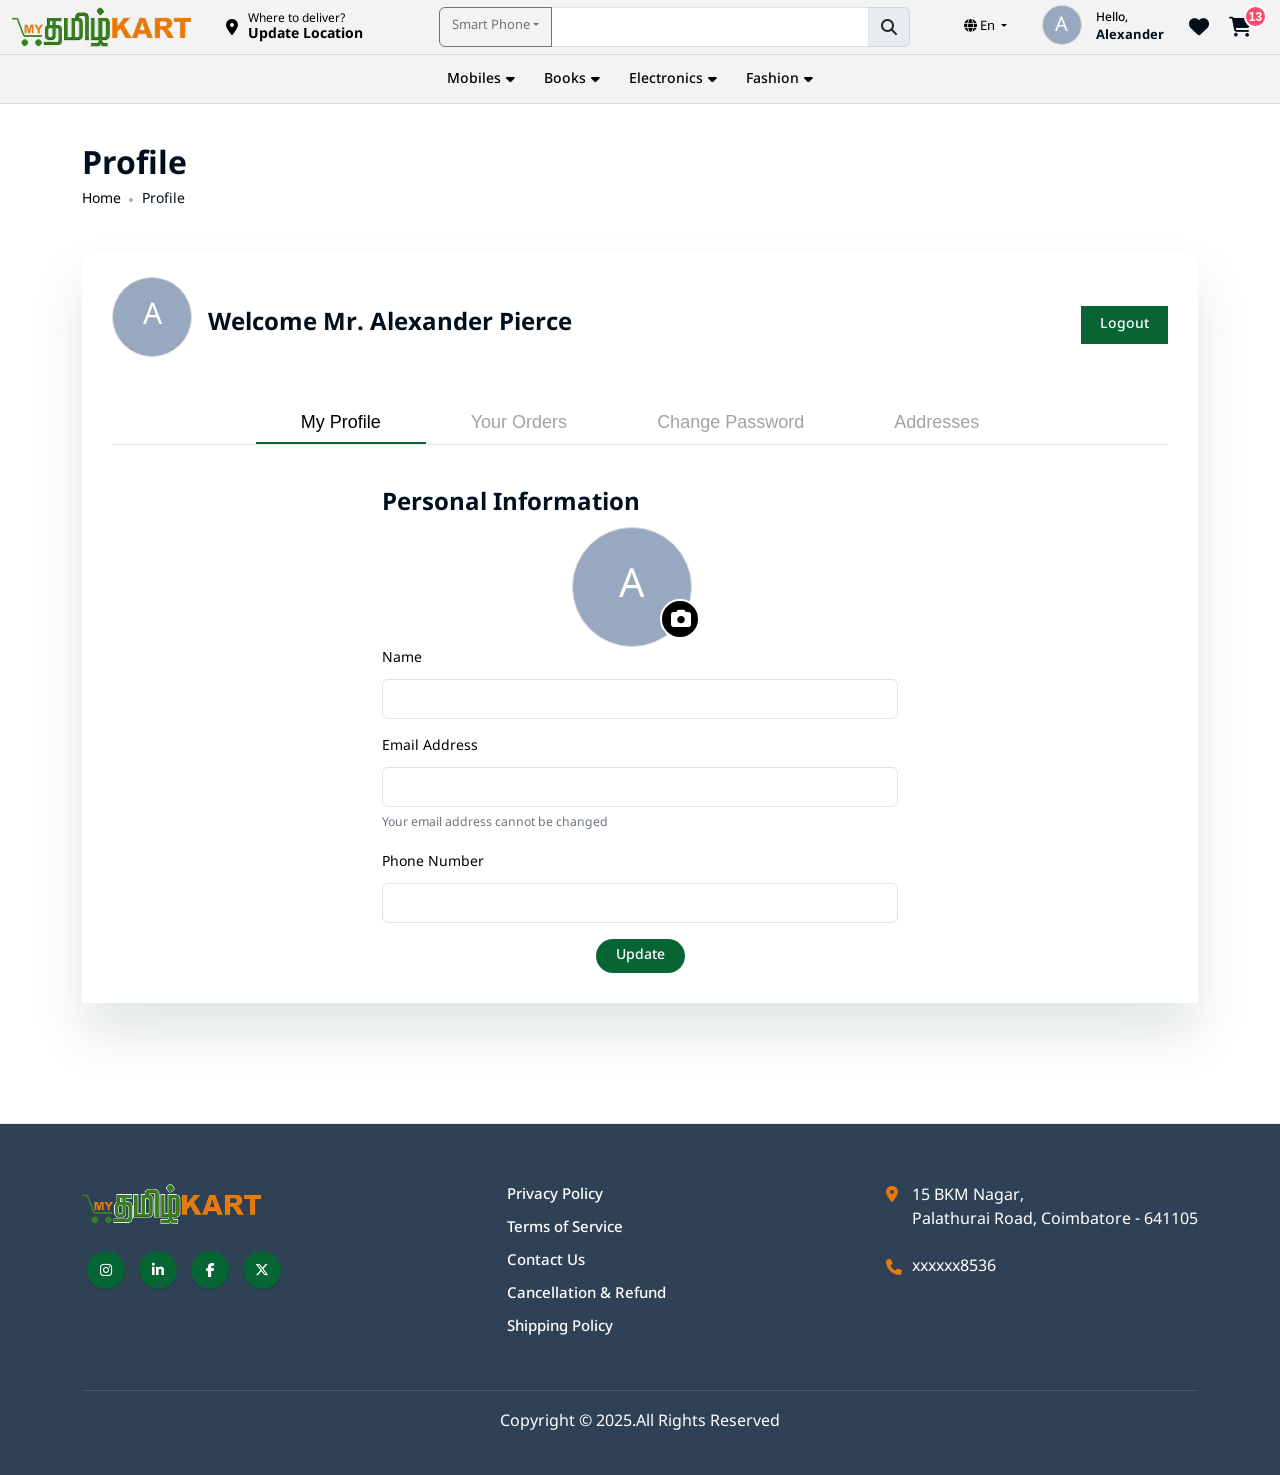
<file: profile.html>
<!doctype html>
<html class="no-js" lang="zxx">
   
<head>
      <meta charset="utf-8">
      <meta http-equiv="x-ua-compatible" content="ie=edge">
      <title>MyTamilKart</title>
      <meta name="description" content="">
      <meta name="viewport" content="width=device-width, initial-scale=1, maximum-scale=1, user-scalable=no">

      <!-- Place favicon.ico in the root directory -->
       <link rel="shortcut icon" href="assets/img/favicon/favicon.ico" type="image/x-icon">
      <link rel="icon" href="assets/img/favicon/favicon.ico" type="image/x-icon">

         <!-- <link rel="shortcut icon" type="image/x-icon" href="assets/img/favicon/favicon.png"> -->

         <link rel="apple-touch-icon" sizes="57x57" href="assets/img/favicon/apple-icon-57x57.png">
         <link rel="apple-touch-icon" sizes="60x60" href="assets/img/favicon/apple-icon-60x60.png">
         <link rel="apple-touch-icon" sizes="72x72" href="assets/img/favicon/apple-icon-72x72.png">
         <link rel="apple-touch-icon" sizes="76x76" href="assets/img/favicon/apple-icon-76x76.png">
         <link rel="apple-touch-icon" sizes="114x114" href="assets/img/favicon/apple-icon-114x114.png">
         <link rel="apple-touch-icon" sizes="120x120" href="assets/img/favicon/apple-icon-120x120.png">
         <link rel="apple-touch-icon" sizes="144x144" href="assets/img/favicon/apple-icon-144x144.png">
         <link rel="apple-touch-icon" sizes="152x152" href="assets/img/favicon/apple-icon-152x152.png">
         <link rel="apple-touch-icon" sizes="180x180" href="assets/img/favicon/apple-icon-180x180.png">
         <link rel="icon" type="image/png" sizes="192x192"  href="assets/img/favicon/android-icon-192x192.png">
         <link rel="icon" type="image/png" sizes="32x32" href="assets/img/favicon/favicon-32x32.png">
         <link rel="icon" type="image/png" sizes="96x96" href="assets/img/favicon/favicon-96x96.png">
         <link rel="icon" type="image/png" sizes="16x16" href="assets/img/favicon/favicon-16x16.png">
         <link rel="manifest" href="assets/img/favicon/manifest.json">
         <meta name="msapplication-TileColor" content="#ffffff">
         <meta name="msapplication-TileImage" content="assets/img/favicon/ms-icon-144x144.png"> 
         <meta name="theme-color" content="#ffffff">

      
      <!-- Fonts Used -->
        <link rel="preconnect" href="https://fonts.googleapis.com">
         <link rel="preconnect" href="https://fonts.gstatic.com" crossorigin>
         <link href="https://fonts.googleapis.com/css2?family=Noto+Sans+Tamil:wght@100..900&family=Noto+Sans:ital,wght@0,100..900;1,100..900&family=Open+Sans:ital,wght@0,300..800;1,300..800&display=swap" rel="stylesheet">

      <!-- CSS here -->
      <link rel="stylesheet" href="assets/css/bootstrap.css">
      <link rel="stylesheet" href="assets/css/customstyle.css">

      <link rel="stylesheet" href="assets/css/animate.css">
      <link rel="stylesheet" href="https://cdn.jsdelivr.net/npm/swiper@11/swiper-bundle.min.css" />
      <!-- <link rel="stylesheet" href="assets/css/slick.css"> -->
      <!-- <link rel="stylesheet" href="assets/css/magnific-popup.css"> -->
      <link rel="stylesheet" href="https://cdnjs.cloudflare.com/ajax/libs/font-awesome/6.7.2/css/all.min.css">
      <link rel="stylesheet" href="assets/css/spacing.css">
      <link rel="stylesheet" href="assets/css/main.css">
   </head>
   <body class="accent-custom">
      <!--[if lte IE 9]>
      <p class="browserupgrade">You are using an <strong>outdated</strong> browser. Please <a href="https://browsehappy.com/">upgrade your browser</a> to improve your experience and security.</p>
      <![endif]-->


      <!-- offcanvas area start -->
      <div class="offcanvas__area">
         <div class="offcanvas__wrapper">
            <div class="offcanvas__close">
               <button class="offcanvas__close-btn offcanvas-close-btn">
                 <i class="fa-solid fa-xmark"></i>
               </button>
            </div>
            <div class="offcanvas__content">
               <div class="offcanvas__top mb-70 d-flex justify-content-between align-items-center">
                  <div class="offcanvas__logo headerlogo">
                     <a href="#">
                        <img src="assets/img/logo/logo.png" alt="logo">
                     </a>
                  </div>
               </div>
              
               <div class="tp-main-menu-mobile fix mb-40"></div>

            </div>

         </div>
      </div>
      <div class="body-overlay"></div>
      <!-- offcanvas area end -->

      <!-- mobile menu area start -->
      <div id="tp-bottom-menu-sticky" class="tp-mobile-menu d-xl-none">
         <div class="container">
            <div class="row row-cols-5 justify-content-center">
              
               <div class="col">
                  <div class="tp-mobile-item text-center">
                     <button class="tp-mobile-item-btn tp-search-open-btn">
                        <i class="fa-solid fa-magnifying-glass"></i>
                        <span>Search</span>
                     </button>
                  </div>
               </div>
               <div class="col">
                  <div class="tp-mobile-item text-center mobile_profile_menu">
                     <a href="#" class="tp-mobile-item-btn">
                        <!-- <img src="assets/img/profile/profile_avatar.png" alt="" class="mobile_profileimg"> -->
                        <span class="mobilelogin_nameinitial">A</span>
                        <span>Account</span>
                     </a>
                  </div>
               </div>
               
            
            </div>
         </div>
      </div>
      <!-- mobile menu area end -->

      <!-- search area start -->
      <section class="tp-search-area">
         <div class="container">
            <div class="row">
               <div class="col-xl-12">
                  <div class="tp-search-form p-relative">
                     <div class="tp-search-close text-center mb-20">
                        <button class="tp-search-close-btn tp-search-close-btn"></button>
                     </div>
                     <form action="#">
                        <div class="header_search_wrapper">
                       <div class="input-group">
                        <button class="btn btn-outline-secondary dropdown-toggle" type="button" data-bs-toggle="dropdown" aria-expanded="false"><span class="header_search_seltxt">Smart Phone</span></button>
                        <ul class="dropdown-menu scrollbar_style">
                           <li><a class="dropdown-item" href="#">Smart Phone</a></li>
                           <li><a class="dropdown-item" href="#">Bluetooth</a></li>
                           <li><a class="dropdown-item" href="#">Baby</a></li>
                           <li><a class="dropdown-item" href="#">Books</a></li>
                           <li><a class="dropdown-item" href="#">...</a></li>
                        </ul>
                        <input type="text" class="form-control" aria-label="Text input with dropdown button">
                         <span class="input-group-text"><i class="fa-solid fa-magnifying-glass crsr_pntr"></i></span>
                        </div>
                        </div>
                         
                        
                     </form>
                     
                  </div>
               </div>
            </div>
         </div>
      </section>
      <!-- search area end -->



      <!-- header area start -->
      <header class="fixed-top">
         <div class="tp-header-area p-relative z-index-11">
           

            <!-- header main start -->
            <div class="tp-header-main tp-header-sticky">
               <div class="container-fluid">
                  <div class="row align-items-center">
                     <div class="col-xxl-3 col-xl-4 col-lg-6 col-md-6 col-12">
                        <div class="header_left_wrapper">
                        <div class="headerlogo">
                           <a href="#">
                              <img src="assets/img/logo/logo.png" alt="logo">
                           </a>
                        </div>

                        <div class="header_deliveryloc">
                           <i class="fa-solid fa-location-dot f_sz16 mr-10"></i>
                           <div class="d-flex flex-column flex-wrap">
                              <div class="f_sz12">Where to deliver?</div>
                              <div class="f_bold">Update Location</div>
                           </div>
                        </div>

                        </div>

                     </div>
                     <div class="col-xxl-6 col-xl-5 col-lg-6 header_search_wdth d-none d-xl-block">
                       <div class="header_search_wrapper">
                       <div class="input-group">
                        <button class="btn btn-outline-secondary dropdown-toggle" type="button" data-bs-toggle="dropdown" aria-expanded="false"><span class="header_search_seltxt">Smart Phone</span></button>
                        <ul class="dropdown-menu scrollbar_style">
                           <li><a class="dropdown-item" href="#">Smart Phone</a></li>
                           <li><a class="dropdown-item" href="#">Bluetooth</a></li>
                           <li><a class="dropdown-item" href="#">Baby</a></li>
                           <li><a class="dropdown-item" href="#">Books</a></li>
                           <li><a class="dropdown-item" href="#">...</a></li>
                        </ul>
                        <input type="text" class="form-control" aria-label="Text input with dropdown button">
                         <span class="input-group-text"><i class="fa-solid fa-magnifying-glass crsr_pntr"></i></span>
                        </div>
                        </div>
                     </div>

                     <div class="col-xxl-3 col-xl-3 col-lg-6 col-md-6 col-12 header_rgticons_wdth">
                        <div class="tp-header-main-right d-flex align-items-center justify-content-center justify-content-md-end pe-3">
                           <div class="tp-header-action d-flex align-items-center">
                                <div class="tp-header-action-item d-inline-flex">
                                    <div class="dropdown language_drpdwn">
                                    <a class="dropdown-toggle f_sz13" href="#" role="button" data-bs-toggle="dropdown" aria-expanded="false">
                                       <i class="fa-solid fa-globe"></i>
                                       <!-- <span>தமிழ்</span> -->
                                       <span>En</span>
                                    </a>
                                    <ul class="dropdown-menu">
                                       <li><a class="dropdown-item" href="#">தமிழ்</a></li>
                                       <li><a class="dropdown-item" href="#">English</a></li>
                                    </ul>
                                    </div>
                              </div> 

                           </div>
                           

                           <div class="tp-header-login d-none d-xl-block ml-25">

                              <!-- <a href="#" class="tp_login_btn">Sign In</a> -->
                          

                              <a href="profile.html" class="d-flex align-items-center">
                                  <div class="tp-header-login-icon">
                                    <span>
                                       <span class="login_nameinitial">A</span>
                                      <!-- <img src="assets/img/profile/profile_avatar.png" alt=""> -->
                                    </span>
                                 </div>
                                 <div class="tp-header-login-content d-none d-xl-block">
                                    <span>Hello,</span>
                                    <h5 class="tp-header-login-title">Alexander</h5>
                                 </div>
                              </a>
                           </div>

                          

                           
                           <div class="tp-header-action d-flex align-items-center ml-25 mt-5">
                             
                              <div class="tp-header-action-item">
                                 <a href="#" class="tp-header-action-btn">
                                   <i class="fa-solid fa-heart"></i>
                                    <!-- <span class="tp-header-action-badge">4</span>                           -->
                                 </a>
                              </div>
                              <div class="tp-header-action-item">
                                 <a href="#" class="tp-header-action-btn cartmini-open-btn">
                                    <i class="fa-solid fa-cart-shopping"></i>
                                    <span class="tp-header-action-badge">13</span>                                                                          
                                 </a>
                              </div>
                              <div class="tp-header-action-item d-lg-none">
                                 <button type="button" class="tp-header-action-btn tp-offcanvas-open-btn">
                                   <i class="fa-solid fa-bars-staggered"></i>
                                 </button>
                              </div>
                              
                           </div>
                        </div>
                     </div>
                    
                  </div>
               </div>
            </div>

            <!-- header bottom start -->
            <div class="tp-header-bottom tp-header-top-border d-none d-lg-block">
               <div class="container-fluid">
                  <div class="tp-mega-menu-wrapper p-relative">
                     <div class="row align-items-center">
                        
                        <div class="col-xl-12 col-lg-12">
                           <div class="main-menu menu-style-1">
                              <nav class="tp-main-menu-content text-sm-start text-md-center">
                                 <ul>
                                
                                    <li class="has-dropdown has-mega-menu ">
                                       
                                       <a href="#">Mobiles</a>
                                       <ul class="tp-submenu tp-mega-menu mega-menu-style-2">
                                          <!-- first col -->
                                          <li class="has-dropdown">
                                             <a href="#" class="mega-menu-title">Smart Phones</a>
                                             <ul class="tp-submenu">
                                                <li><a href="#">Android Phones</a></li>
                                                <li><a href="#">iPhones</a></li>
                                                <li><a href="#">Gaming Phones</a></li>
                                                <li><a href="#">Foldable Phones</a></li>
                                                <li><a href="#">5G Phones</a></li>
                                                <li><a href="#">Refurbished Phones</a></li>
                                             </ul>
                                          </li>
                                          <!-- second col -->
                                          <li  class="has-dropdown">
                                             <a href="#" class="mega-menu-title">Feature Phones</a>
                                             <ul class="tp-submenu">
                                                <li><a href="#">Basic Keypad Phones</a></li>
                                                <li><a href="#">Senior-Friendly Phones</a></li>
                                                <li><a href="#">Rugged Phones</a></li>
                                             </ul>
                                          </li>
                                          <!-- third col -->
                                          <li  class="has-dropdown">
                                             <a href="#" class="mega-menu-title">Accessories</a>
                                             <ul class="tp-submenu">
                                                <li><a href="#">Cases & Covers</a></li>
                                                <li><a href="#">Screen Protectors</a></li>
                                                <li><a href="#">Power Banks</a></li>
                                                <li><a href="#">Chargers & Cables</a></li>
                                                <li><a href="#">Headphones & Earphones</a></li>
                                                <li><a href="#">Smartwatches & Wearables</a></li>
                                             </ul>
                                          </li>

                                          <!-- second col -->
                                          <li  class="has-dropdown">
                                             <a href="#" class="mega-menu-title">Tablets & eReaders</a>
                                             <ul class="tp-submenu">
                                                <li><a href="#">Tablets</a></li>
                                                <li><a href="#">eReaders</a></li>
                                                <li><a href="#">Tablet Accessories</a></li>
                                             </ul>
                                          </li>

                                       </ul>
                                    </li>

                                     <li class="has-dropdown has-mega-menu ">
                                       
                                       <a href="#">Books</a>
                                       <ul class="tp-submenu tp-mega-menu mega-menu-style-2">
                                          <!-- first col -->
                                          <li class="has-dropdown">
                                             <a href="#" class="mega-menu-title">Smart Phones</a>
                                             <ul class="tp-submenu">
                                                <li><a href="#">Android Phones</a></li>
                                                <li><a href="#">iPhones</a></li>
                                                <li><a href="#">Gaming Phones</a></li>
                                                <li><a href="#">Foldable Phones</a></li>
                                                <li><a href="#">5G Phones</a></li>
                                                <li><a href="#">Refurbished Phones</a></li>
                                             </ul>
                                          </li>
                                          <!-- second col -->
                                          <li  class="has-dropdown">
                                             <a href="#" class="mega-menu-title">Feature Phones</a>
                                             <ul class="tp-submenu">
                                                <li><a href="#">Basic Keypad Phones</a></li>
                                                <li><a href="#">Senior-Friendly Phones</a></li>
                                                <li><a href="#">Rugged Phones</a></li>
                                             </ul>
                                          </li>
                                          <!-- third col -->
                                          <li  class="has-dropdown">
                                             <a href="#" class="mega-menu-title">Accessories</a>
                                             <ul class="tp-submenu">
                                                <li><a href="#">Cases & Covers</a></li>
                                                <li><a href="#">Screen Protectors</a></li>
                                                <li><a href="#">Power Banks</a></li>
                                                <li><a href="#">Chargers & Cables</a></li>
                                                <li><a href="#">Headphones & Earphones</a></li>
                                                <li><a href="#">Smartwatches & Wearables</a></li>
                                             </ul>
                                          </li>

                                          <!-- second col -->
                                          <li  class="has-dropdown">
                                             <a href="#" class="mega-menu-title">Tablets & eReaders</a>
                                             <ul class="tp-submenu">
                                                <li><a href="#">Tablets</a></li>
                                                <li><a href="#">eReaders</a></li>
                                                <li><a href="#">Tablet Accessories</a></li>
                                             </ul>
                                          </li>

                                       </ul>
                                    </li>

                                    <li class="has-dropdown has-mega-menu ">
                                       
                                       <a href="#">Electronics</a>
                                       <ul class="tp-submenu tp-mega-menu mega-menu-style-2">
                                          <!-- first col -->
                                          <li class="has-dropdown">
                                             <a href="#" class="mega-menu-title">Smart Phones</a>
                                             <ul class="tp-submenu">
                                                <li><a href="#">Android Phones</a></li>
                                                <li><a href="#">iPhones</a></li>
                                                <li><a href="#">Gaming Phones</a></li>
                                                <li><a href="#">Foldable Phones</a></li>
                                                <li><a href="#">5G Phones</a></li>
                                                <li><a href="#">Refurbished Phones</a></li>
                                             </ul>
                                          </li>
                                          <!-- second col -->
                                          <li  class="has-dropdown">
                                             <a href="#" class="mega-menu-title">Feature Phones</a>
                                             <ul class="tp-submenu">
                                                <li><a href="#">Basic Keypad Phones</a></li>
                                                <li><a href="#">Senior-Friendly Phones</a></li>
                                                <li><a href="#">Rugged Phones</a></li>
                                             </ul>
                                          </li>
                                          <!-- third col -->
                                          <li  class="has-dropdown">
                                             <a href="#" class="mega-menu-title">Accessories</a>
                                             <ul class="tp-submenu">
                                                <li><a href="#">Cases & Covers</a></li>
                                                <li><a href="#">Screen Protectors</a></li>
                                                <li><a href="#">Power Banks</a></li>
                                                <li><a href="#">Chargers & Cables</a></li>
                                                <li><a href="#">Headphones & Earphones</a></li>
                                                <li><a href="#">Smartwatches & Wearables</a></li>
                                             </ul>
                                          </li>

                                          <!-- second col -->
                                          <li  class="has-dropdown">
                                             <a href="#" class="mega-menu-title">Tablets & eReaders</a>
                                             <ul class="tp-submenu">
                                                <li><a href="#">Tablets</a></li>
                                                <li><a href="#">eReaders</a></li>
                                                <li><a href="#">Tablet Accessories</a></li>
                                                <li><a href="#">Tablets</a></li>
                                                <li><a href="#">eReaders</a></li>
                                                <li><a href="#">Tablet Accessories</a></li>
                                             </ul>
                                          </li>

                                           <!-- second col -->
                                          <li  class="has-dropdown">
                                             <a href="#" class="mega-menu-title">Tablets & eReaders</a>
                                             <ul class="tp-submenu">
                                                <li><a href="#">Tablets</a></li>
                                                <li><a href="#">eReaders</a></li>
                                                <li><a href="#">Tablet Accessories</a></li>
                                             </ul>
                                          </li>

                                       </ul>
                                    </li>

                                     <li class="has-dropdown">
                                       <a href="#">Fashion</a>
                                       <ul class="tp-submenu">
                                           <li><a href="#">Android Phones</a></li>
                                                <li><a href="#">iPhones</a></li>
                                                <li><a href="#">Gaming Phones</a></li>
                                                <li><a href="#">Foldable Phones</a></li>
                                                <li><a href="#">5G Phones</a></li>
                                                <li><a href="#">Refurbished Phones</a></li>
                                       </ul>
                                    </li>
                                   
                                 </ul>
                              </nav>
                           </div>
                        </div>
                       
                     </div>
                  </div>
               </div>
            </div>
         </div>
      </header>
      
      <!-- header area end -->

      <main>

         <!-- breadcrumb area start -->
         <section class="breadcrumb__area breadcrumb__style-2 include-bg pt-150 pb-20">
            <div class="container">
               <div class="row">
                  <div class="col-xxl-12">
                      <div class="breadcrumb__content p-relative z-index-1">
                        <h3 class="breadcrumb__title">Profile</h3>
                        <div class="breadcrumb__list">
                           <span><a href="#">Home</a></span>
                           <span>Profile</span>
                        </div>
                     </div>
                  </div>
               </div>
            </div>
         </section>
         <!-- breadcrumb area end -->

         <!-- profile area start -->
        <section class="profile__area pt-20 pb-120">
         <div class="container">
            <div class="profile__inner p-relative">
              
               <div class="row justify-content-center">
                
                  <div class="col-xxl-12 col-lg-12 col-12">
                     <div class="profile__tab-content">
                        <div class="tab-content" id="profile-tabContent">
                           <div class="tab-pane fade show active" id="nav-profile" role="tabpanel" aria-labelledby="nav-profile-tab">
                              <div class="profile__main">
                                 <div class="profile__main-top pb-30">
                                    <div class="row align-items-center">
                                       <div class="col-md-6">
                                          <div class="profile__main-inner d-flex flex-wrap align-items-center">
                                             <div class="profile__main-thumb mb-15">
                                                <span class="profile_nameinitial">A</span>
                                                <!-- <img src="assets/img/users/user-10.jpg" alt=""> -->
                                             </div>
                                             <div class="profile__main-content">
                                                <h4 class="profile__main-title">Welcome Mr. Alexander Pierce</h4>
                                             </div>
                                          </div>
                                       </div>
                                       <div class="col-md-6">
                                          <div class="profile__main-logout text-sm-end">
                                             <a href="#" class="tp-logout-btn">Logout</a>
                                          </div>
                                       </div>
                                    </div>
                                 </div>
                                 <div class="profile__main-info">
                                    <div class="row">
                                       <div class="col-lg-12 col-md-12 col-sm-12 col-12">
                                          <div class="tp-product-tab mb-45 tp-tab d-flex justify-content-center brdr_btm">
                                             <ul class="nav nav-tabs justify-content-center" id="productTab" role="tablist">
                                                <li class="nav-item" role="presentation">
                                                   <button class="nav-link active" id="myprofile-tab" data-bs-toggle="tab" data-bs-target="#myprofile-tab-pane" type="button" role="tab" aria-controls="myprofile-tab-pane" aria-selected="true">My Profile</button>
                                                </li>
                                                <li class="nav-item" role="presentation">
                                                   <button class="nav-link" id="orders-tab" data-bs-toggle="tab" data-bs-target="#orders-tab-pane" type="button" role="tab" aria-controls="orders-tab-pane" aria-selected="false">Your Orders</button>
                                                </li>
                                                <li class="nav-item" role="presentation">
                                                   <button class="nav-link" id="password-tab" data-bs-toggle="tab" data-bs-target="#password-tab-pane" type="button" role="tab" aria-controls="password-tab-pane" aria-selected="false">Change Password</button>
                                                </li>
                                                <li class="nav-item" role="presentation">
                                                   <button class="nav-link" id="addresses-tab" data-bs-toggle="tab" data-bs-target="#addresses-tab-pane" type="button" role="tab" aria-controls="addresses-tab-pane" aria-selected="false">Addresses</button>
                                                </li>
                                               
                                             </ul>                         
                                          </div>

                                          <div class="tp-product-tab-content">
                                             <div class="tab-content" id="myTabContent">
                                                <div class="tab-pane fade show active" id="myprofile-tab-pane" role="tabpanel" aria-labelledby="myprofile-tab" tabindex="0">
                                                   <div class="row justify-content-center">
                                                      <div class="col-xl-6 col-lg-6 col-md-6 col-sm-12 col-12">

                                                         <h4>Personal Information</h4>

                                                         <form>
                                                         
                                                            <div class="profile__main-inner d-flex flex-wrap align-items-center justify-content-center">
                                                            <div class="profile__main-thumb change_profile__main-thumb">
                                                               <span class="profile_nameinitial">A</span>
                                                               <!-- <img src="assets/img/users/user-10.jpg" alt=""> -->
                                                               <div class="profile__main-thumb-edit">
                                                                  <input id="profile-thumb-input" class="profile-img-popup" type="file">
                                                                  <label for="profile-thumb-input"><i class="fa-solid fa-camera f_sz20"></i></label>
                                                               </div>
                                                            </div>
                                                            </div>

                                                         <div class="mb-3">
                                                            <label class="form-label">Name</label>
                                                            <input type="text" class="form-control">
                                                         </div>
                                                         <div class="mb-3">
                                                            <label class="form-label">Email Address</label>
                                                            <input type="text" class="form-control">
                                                            <div class="form-text">Your email address cannot be changed</div>
                                                         </div>
                                                        <div class="mb-3">
                                                            <label class="form-label">Phone Number</label>
                                                            <input type="text" class="form-control">
                                                         </div>
                                                         <div class="w-100 d-flex justify-content-center">
                                                         <button type="submit" class="tp-product-list-add-to-cart-btn">Update</button>
                                                         </div>
                                                         </form>

                                                      </div>
                                                   </div>
                                                </div>
                                                <div class="tab-pane fade" id="orders-tab-pane" role="tabpanel" aria-labelledby="orders-tab" tabindex="0">
                                                  <div class="row justify-content-center">
                                                      <div class="col-xl-6 col-lg-6 col-md-6 col-sm-12 col-12">
                                                         <h4>Your Orders</h4>
                                                         <div class="mt-15 f_sz16">Click <a href="#" class="link">Your Orders</a> to see the list of Orders</div>
                                                      </div>
                                                   </div>
                                                </div>
                                                <div class="tab-pane fade" id="password-tab-pane" role="tabpanel" aria-labelledby="password-tab" tabindex="0">
                                                
                                                   <div class="row justify-content-center">
                                                      <div class="col-xl-6 col-lg-6 col-md-6 col-sm-12 col-12">

                                                         <h4>Change Password</h4>

                                                         <form>
                                                         <div class="mb-3">
                                                            <label class="form-label">New Password</label>
                                                            <input type="text" class="form-control">
                                                            <div class="form-text">Password must be at least 8 characters with uppercase, lowercase, number, and special character</div>
                                                         </div>
                                                         <div class="mb-3">
                                                            <label class="form-label">Confirm New Password</label>
                                                            <input type="text" class="form-control">
                                                           
                                                         </div>
                                                       
                                                         <div class="w-100 d-flex justify-content-center">
                                                         <button type="submit" class="tp-product-list-add-to-cart-btn">Update</button>
                                                         </div>
                                                         </form>

                                                      </div>
                                                   </div>

                                                </div>
                                                 <div class="tab-pane fade" id="addresses-tab-pane" role="tabpanel" aria-labelledby="addresses-tab" tabindex="0">
                                                 <div class="row justify-content-center">
                                                      <div class="col-xl-6 col-lg-6 col-md-6 col-sm-12 col-12">

                                                         <div class="mb-15">
                                                         <h4 class="mb-15">Billing Address</h4>

                                                         <div class="tp-checkout-bill-form">
                                                            <form action="#">
                                                               <div class="tp-checkout-bill-inner">
                                                                  <div class="row">
                                                                     <div class="col-md-6">
                                                                        <div class="tp-checkout-input">
                                                                           <label>First Name <span>*</span></label>
                                                                           <input type="text" placeholder="First Name">
                                                                        </div>
                                                                     </div>
                                                                     <div class="col-md-6">
                                                                        <div class="tp-checkout-input">
                                                                           <label>Last Name <span>*</span></label>
                                                                           <input type="text" placeholder="Last Name">
                                                                        </div>
                                                                     </div>
                                                                  
                                                                     <div class="col-md-12">
                                                                        <div class="tp-checkout-input">
                                                                           <label>Country / Region </label>
                                                                           <input type="text" placeholder="United States (US)">
                                                                        </div>
                                                                     </div>
                                                                     <div class="col-md-12">
                                                                        <div class="tp-checkout-input">
                                                                           <label>Street address</label>
                                                                           <input type="text" placeholder="House number and street name">
                                                                        </div>

                                                                        <div class="tp-checkout-input">
                                                                           <input type="text" placeholder="Apartment, suite, unit, etc. (optional)">
                                                                        </div>
                                                                     </div>
                                                                     <div class="col-md-12">
                                                                        <div class="tp-checkout-input">
                                                                           <label>Town / City</label>
                                                                           <input type="text" placeholder="">
                                                                        </div>
                                                                     </div>
                                                                     <div class="col-md-6">
                                                                        <div class="tp-checkout-input">
                                                                           <label>State / County</label>
                                                                           <select class="form-select">
                                                                              <option>New York US</option>
                                                                              <option>Berlin Germany</option>
                                                                              <option>Paris France</option>
                                                                              <option>Tokyo Japan</option>
                                                                           </select>
                                                                        </div>
                                                                     </div>
                                                                     <div class="col-md-6">
                                                                        <div class="tp-checkout-input">
                                                                           <label>Postcode ZIP</label>
                                                                           <input type="text" placeholder="">
                                                                        </div>
                                                                     </div>
                                                                    
                                                                  </div>
                                                               </div>
                                                            </form>
                                                         </div>
                                                         </div>

                                                         <div class="mb-15">
                                                         <h4 class="mb-15">Shipping Address</h4>

                                                         <div>
                                                            <div class="address_shipping mt-3">
                                                               <div class="tp-checkout-payment-item">
                                                                  <i class="fa-solid fa-circle f_sz8 me-2"></i> Mr. John Smith, 132, My Street, Kingston, Coimbatore - 641021, Tamil Nadu.
                                                               </div>
                                                               <div class="tp-checkout-payment-item">
                                                                 <i class="fa-solid fa-circle f_sz8 me-2"></i> Mr. Harry James, 532, My Street, Kingston, Coimbatore - 641001, Tamil Nadu.
                                                               </div>
                                                               <div class="tp-checkout-payment-item">
                                                                  <i class="fa-solid fa-circle f_sz8 me-2"></i> Mr. Alexander, 889, My Street, Kingston, Coimbatore - 641105, Tamil Nadu.
                                                               </div>
                                                            
                                                            </div>
                                                         </div>

                                                         <div class="mb-25" align="right"><div class="f_orange  crsr_pntr addnew_address">Add new shipping address</div></div>



                                                         <div class="tp-checkout-bill-form" id="new_shipaddress_frm" style="display: none;">
                                                            <form action="#">
                                                               <div class="tp-checkout-bill-inner">
                                                                  <div class="row">
                                                                     <div class="col-md-6">
                                                                        <div class="tp-checkout-input">
                                                                           <label>First Name <span>*</span></label>
                                                                           <input type="text" placeholder="First Name">
                                                                        </div>
                                                                     </div>
                                                                     <div class="col-md-6">
                                                                        <div class="tp-checkout-input">
                                                                           <label>Last Name <span>*</span></label>
                                                                           <input type="text" placeholder="Last Name">
                                                                        </div>
                                                                     </div>
                                                                  
                                                                     <div class="col-md-12">
                                                                        <div class="tp-checkout-input">
                                                                           <label>Country / Region </label>
                                                                           <input type="text" placeholder="United States (US)">
                                                                        </div>
                                                                     </div>
                                                                     <div class="col-md-12">
                                                                        <div class="tp-checkout-input">
                                                                           <label>Street address</label>
                                                                           <input type="text" placeholder="House number and street name">
                                                                        </div>

                                                                        <div class="tp-checkout-input">
                                                                           <input type="text" placeholder="Apartment, suite, unit, etc. (optional)">
                                                                        </div>
                                                                     </div>
                                                                     <div class="col-md-12">
                                                                        <div class="tp-checkout-input">
                                                                           <label>Town / City</label>
                                                                           <input type="text" placeholder="">
                                                                        </div>
                                                                     </div>
                                                                     <div class="col-md-6">
                                                                        <div class="tp-checkout-input">
                                                                           <label>State / County</label>
                                                                           <select class="form-select">
                                                                              <option>New York US</option>
                                                                              <option>Berlin Germany</option>
                                                                              <option>Paris France</option>
                                                                              <option>Tokyo Japan</option>
                                                                           </select>
                                                                        </div>
                                                                     </div>
                                                                     <div class="col-md-6">
                                                                        <div class="tp-checkout-input">
                                                                           <label>Postcode ZIP</label>
                                                                           <input type="text" placeholder="">
                                                                        </div>
                                                                     </div>
                                                                    
                                                                  </div>
                                                               </div>
                                                            </form>
                                                         </div>


                                                         </div>

                                                           <div class="w-100 d-flex justify-content-center">
                                                         <button type="submit" class="tp-product-list-add-to-cart-btn">Update</button>
                                                         </div>

                                                      </div>
                                                   </div>
                                                </div>
                                             </div>                         
                                          </div>
                                       </div>



                                    
                                    </div>
                                 </div>
                              </div>
                           </div>
                          
                          
                          
                          
                         
                        </div>
                     </div>
                  </div>
               </div>
            </div>
         </div>
        </section>
     <!-- profile area end -->

      </main> 
      
      
 <!-- footer area start -->
      <footer class="mt-auto">
         <div class="tp-footer-area tp-footer-style-2 tp-footer-style-primary tp-footer-style-6 pt-60 pb-30 pb-xl-0">
            <div class="tp-footer-top pb-30">
               <div class="container">
                  <div class="row">
                     <div class="col-xl-4 col-lg-4 col-md-12 col-sm-12 col-12">
                        <div class="tp-footer-widget footer-col-1 mb-20"> 
                           <div class="tp-footer-widget-content">
                              <div class="tp-footer-logo text-xl-start text-center">
                                 <a href="#">
                                    <img src="assets/img/logo/logo.png" alt="MYTAMILKART">
                                 </a>
                              </div>

                              <div class="tp-footer-social text-center text-lg-start">
                                  <a href="#"><i class="fa-brands fa-instagram"></i></a>
                                 <a href="#"><i class="fa-brands fa-linkedin-in"></i></a>
                                 <a href="#"><i class="fa-brands fa-facebook-f"></i></a>
                                 <a href="#"><i class="fa-brands fa-x-twitter"></i></a>
                              </div>
                            
                           </div>
                        </div>
                     </div>

                     <div class="col-xl-4 col-lg-4 col-md-4 col-sm-12 col-12">
                        <div class="tp-footer-widget footer-col-3 mb-20">
                           <div class="tp-footer-widget-content">
                              <ul>
                                 <li><a href="#">Privacy Policy</a></li>
                                 <li><a href="#">Terms of Service</a></li>
                                 <li><a href="#">Contact Us</a></li>
                                 <li><a href="#">Cancellation & Refund </a></li>
                                 <li><a href="#">Shipping Policy</a></li>
                              </ul>
                           </div>
                        </div>
                     </div>

                     <div class="col-xl-4 col-lg-4 col-md-4 col-sm-12 col-12">
                        <div class="tp-footer-widget footer-col-3 mb-20">
                           <div class="tp-footer-widget-content justify-content-start justify-content-md-end d-flex">
                              <div class="tp-footer-contact">
                                 
                                 <div class="tp-footer-contact-item d-flex align-items-start">
                                    <div class="tp-footer-contact-icon">
                                       <span>
                                          <i class="fa-solid fa-location-dot"></i>
                                       </span>
                                    </div>
                                    <div class="tp-footer-contact-content">
                                       <div class="f_white f_sz16">15 BKM Nagar,<br>Palathurai Road, Coimbatore - 641105</div>
                                    </div>
                                 </div>

                                 <div class="tp-footer-contact-item d-flex align-items-start mt-25">
                                    <div class="tp-footer-contact-icon">
                                       <span>
                                         <i class="fa-solid fa-phone"></i>
                                       </span>
                                    </div>
                                    <div class="tp-footer-contact-content">
                                       <p><a href="#"><span class="f_white">xxxxxx8536</span></a></p>
                                    </div>
                                 </div>
                              </div>
                           </div>
                        </div>
                     </div>
                     
                   

                     <!-- <div class="col-xl-3 col-lg-3 col-md-4 col-sm-12 col-12">
                        <div class="tp-footer-widget footer-col-3 mb-20">
                           <div class="tp-footer-widget-content">
                              <ul>
                                 <li><a href="#">எங்களைப் பற்றி</a></li>
                                 <li><a href="#">தனியுரிமை</a></li>
                                 <li><a href="#">விதிமுறைகள்</a></li>
                                 <li><a href="#">தொடர்பு</a></li>
                                 <li><a href="#">அடிக்கடி கேட்கப்படும் கேள்விகள்</a></li>
                              </ul>
                           </div>
                        </div>
                     </div>

                       <div class="col-xl-3 col-lg-3 col-md-4 col-sm-12 col-12">
                        <div class="tp-footer-widget footer-col-3 mb-20">
                           <div class="tp-footer-widget-content">
                              <ul>
                                 <li><a href="#">உதவி மையம்</a></li>
                                 <li><a href="#">வலைப்பதிவு</a></li>
                                 <li><a href="#">அனுமதி இல்லாத பொருட்கள்</a></li>
                              </ul>
                           </div>
                        </div>
                     </div>

                       <div class="col-xl-3 col-lg-3 col-md-4 col-sm-12 col-12">
                        <div class="tp-footer-widget footer-col-3 mb-20">
                           <div class="tp-footer-widget-content">
                              <ul>
                                 <li><a href="#">வேலை வாய்ப்புகள்</a></li>
                                 <li><a href="#">வர்த்தக அடையாளம்</a></li>
                                 <li><a href="#">ஊடக விசாரணை</a></li>
                              </ul>
                           </div>
                        </div>
                     </div> -->


                     
                  </div>
               </div>
            </div>

            <div class="tp-footer-bottom">
               <div class="container">
                  <div class="tp-footer-bottom-wrapper">
                     <div class="row align-items-center">
                        <div class="col-md-12">
                           <div class="tp-footer-copyright text-center">
                              <p>Copyright © 2025.All Rights Reserved</p>
                           </div>
                        </div>
                       
                     </div>
                  </div>
               </div>
            </div>
           
         </div>
      </footer>
      <!-- footer area end -->


      <!-- JS here -->
      <script src="assets/js/vendor/jquery.js"></script>
      <!-- <script src="assets/js/vendor/waypoints.js"></script> -->
      <script src="assets/js/bootstrap-bundle.js"></script>
      <script src="assets/js/meanmenu.js"></script>
      <script src="https://cdn.jsdelivr.net/npm/swiper@11/swiper-bundle.min.js"></script>
      <!--<script src="assets/js/slick.js"></script> -->
      <!-- <script src="assets/js/range-slider.js"></script>
      <script src="assets/js/magnific-popup.js"></script> -->
      <script src="assets/js/nice-select.js"></script>
      <!-- <script src="assets/js/purecounter.js"></script>
      <script src="assets/js/countdown.js"></script>
      <script src="assets/js/wow.js"></script>
      <script src="assets/js/isotope-pkgd.js"></script>
      <script src="assets/js/imagesloaded-pkgd.js"></script>
      <script src="assets/js/ajax-form.js"></script> -->
      <script src="assets/js/main.js"></script>
       <script type="text/javascript">
        $(".addnew_address").click(function() {     
            $('#new_shipaddress_frm').show();
         });
      </script>
     
   </body>

</html>
</file>
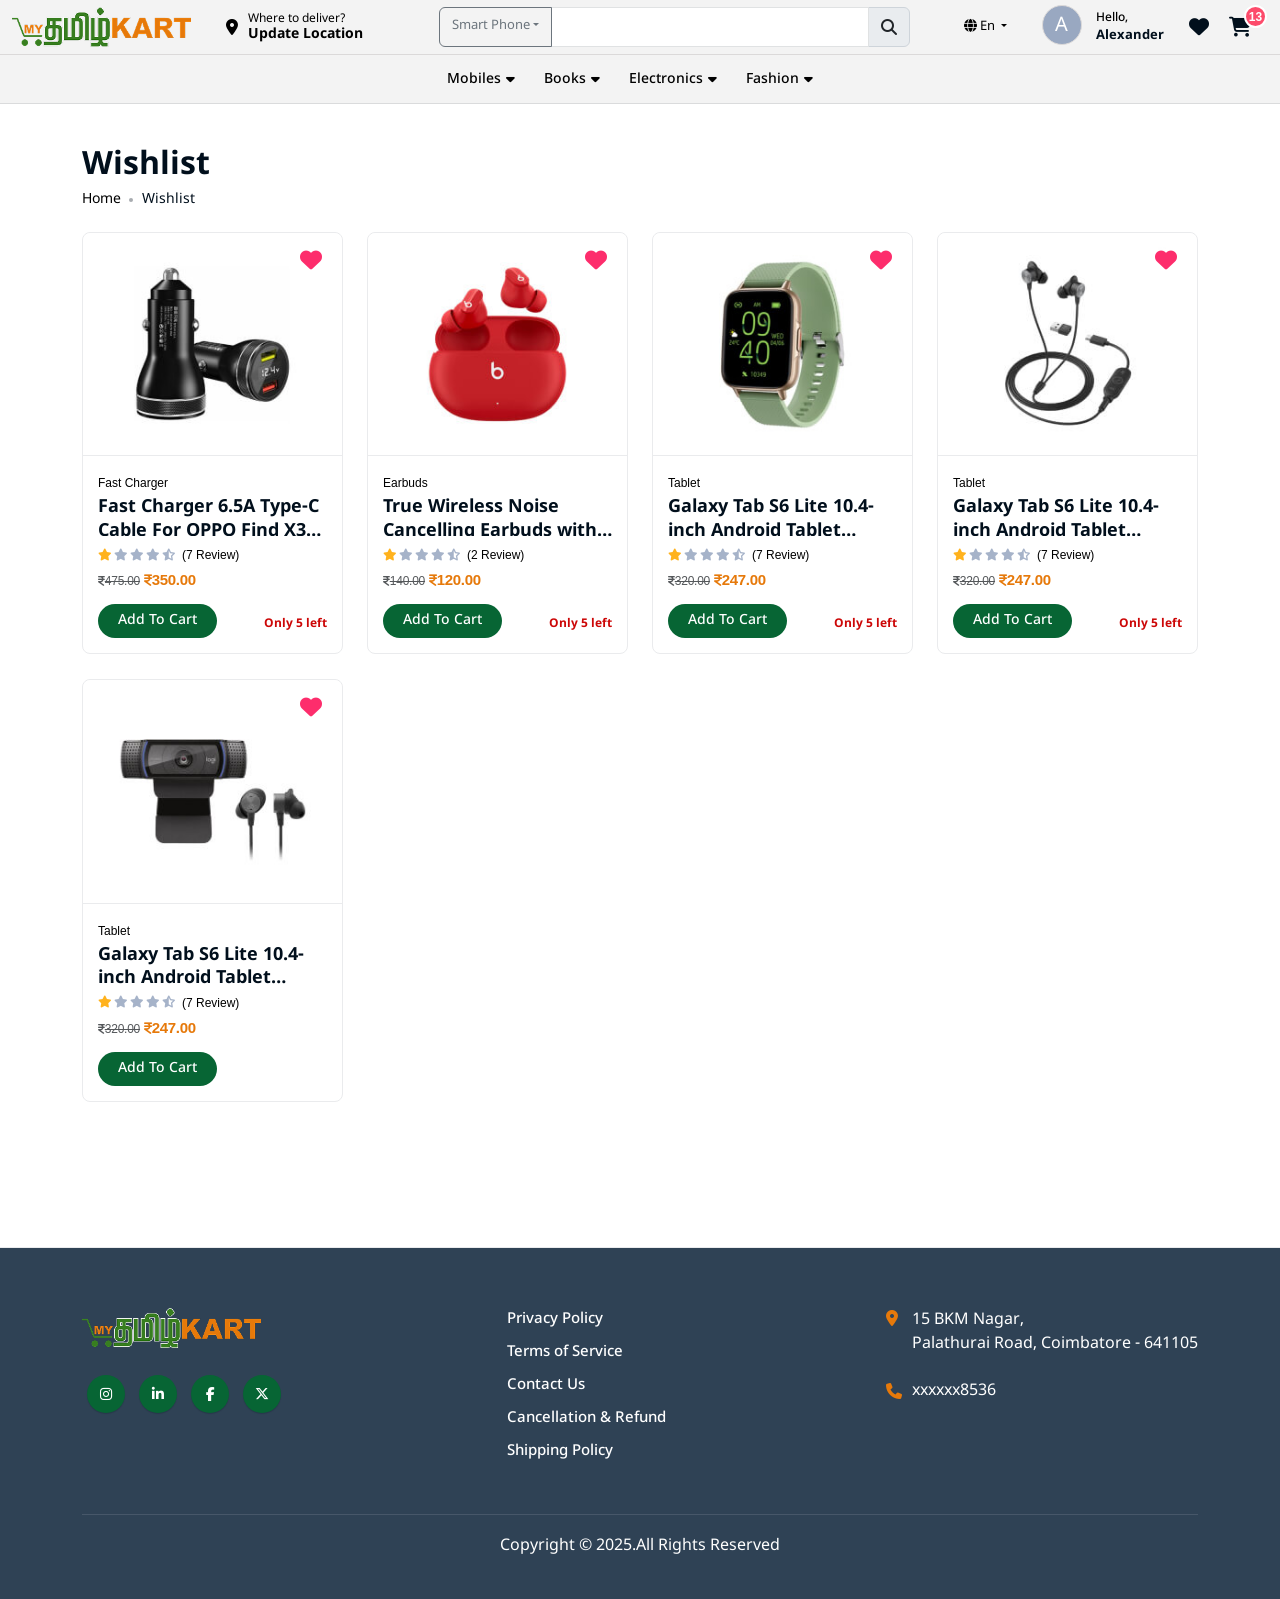
<file: wishlist.html>
<!doctype html>
<html class="no-js" lang="zxx">
   
<head>
      <meta charset="utf-8">
      <meta http-equiv="x-ua-compatible" content="ie=edge">
      <title>MyTamilKart</title>
      <meta name="description" content="">
      <meta name="viewport" content="width=device-width, initial-scale=1, maximum-scale=1, user-scalable=no">

      <!-- Place favicon.ico in the root directory -->
       <link rel="shortcut icon" href="assets/img/favicon/favicon.ico" type="image/x-icon">
      <link rel="icon" href="assets/img/favicon/favicon.ico" type="image/x-icon">

         <!-- <link rel="shortcut icon" type="image/x-icon" href="assets/img/favicon/favicon.png"> -->

         <link rel="apple-touch-icon" sizes="57x57" href="assets/img/favicon/apple-icon-57x57.png">
         <link rel="apple-touch-icon" sizes="60x60" href="assets/img/favicon/apple-icon-60x60.png">
         <link rel="apple-touch-icon" sizes="72x72" href="assets/img/favicon/apple-icon-72x72.png">
         <link rel="apple-touch-icon" sizes="76x76" href="assets/img/favicon/apple-icon-76x76.png">
         <link rel="apple-touch-icon" sizes="114x114" href="assets/img/favicon/apple-icon-114x114.png">
         <link rel="apple-touch-icon" sizes="120x120" href="assets/img/favicon/apple-icon-120x120.png">
         <link rel="apple-touch-icon" sizes="144x144" href="assets/img/favicon/apple-icon-144x144.png">
         <link rel="apple-touch-icon" sizes="152x152" href="assets/img/favicon/apple-icon-152x152.png">
         <link rel="apple-touch-icon" sizes="180x180" href="assets/img/favicon/apple-icon-180x180.png">
         <link rel="icon" type="image/png" sizes="192x192"  href="assets/img/favicon/android-icon-192x192.png">
         <link rel="icon" type="image/png" sizes="32x32" href="assets/img/favicon/favicon-32x32.png">
         <link rel="icon" type="image/png" sizes="96x96" href="assets/img/favicon/favicon-96x96.png">
         <link rel="icon" type="image/png" sizes="16x16" href="assets/img/favicon/favicon-16x16.png">
         <link rel="manifest" href="assets/img/favicon/manifest.json">
         <meta name="msapplication-TileColor" content="#ffffff">
         <meta name="msapplication-TileImage" content="assets/img/favicon/ms-icon-144x144.png"> 
         <meta name="theme-color" content="#ffffff">

      
      <!-- Fonts Used -->
        <link rel="preconnect" href="https://fonts.googleapis.com">
         <link rel="preconnect" href="https://fonts.gstatic.com" crossorigin>
         <link href="https://fonts.googleapis.com/css2?family=Noto+Sans+Tamil:wght@100..900&family=Noto+Sans:ital,wght@0,100..900;1,100..900&family=Open+Sans:ital,wght@0,300..800;1,300..800&display=swap" rel="stylesheet">

      <!-- CSS here -->
      <link rel="stylesheet" href="assets/css/bootstrap.css">
      <link rel="stylesheet" href="assets/css/customstyle.css">

      <link rel="stylesheet" href="assets/css/animate.css">
      <link rel="stylesheet" href="https://cdn.jsdelivr.net/npm/swiper@11/swiper-bundle.min.css" />
      <!-- <link rel="stylesheet" href="assets/css/slick.css"> -->
      <!-- <link rel="stylesheet" href="assets/css/magnific-popup.css"> -->
      <link rel="stylesheet" href="https://cdnjs.cloudflare.com/ajax/libs/font-awesome/6.7.2/css/all.min.css">
      <link rel="stylesheet" href="assets/css/spacing.css">
      <link rel="stylesheet" href="assets/css/main.css">
   </head>
   <body class="accent-custom">
      <!--[if lte IE 9]>
      <p class="browserupgrade">You are using an <strong>outdated</strong> browser. Please <a href="https://browsehappy.com/">upgrade your browser</a> to improve your experience and security.</p>
      <![endif]-->


      <!-- offcanvas area start -->
      <div class="offcanvas__area">
         <div class="offcanvas__wrapper">
            <div class="offcanvas__close">
               <button class="offcanvas__close-btn offcanvas-close-btn">
                 <i class="fa-solid fa-xmark"></i>
               </button>
            </div>
            <div class="offcanvas__content">
               <div class="offcanvas__top mb-70 d-flex justify-content-between align-items-center">
                  <div class="offcanvas__logo headerlogo">
                     <a href="#">
                        <img src="assets/img/logo/logo.png" alt="logo">
                     </a>
                  </div>
               </div>
              
               <div class="tp-main-menu-mobile fix mb-40"></div>

            </div>

         </div>
      </div>
      <div class="body-overlay"></div>
      <!-- offcanvas area end -->

      <!-- mobile menu area start -->
      <div id="tp-bottom-menu-sticky" class="tp-mobile-menu d-xl-none">
         <div class="container">
            <div class="row row-cols-5 justify-content-center">
              
               <div class="col">
                  <div class="tp-mobile-item text-center">
                     <button class="tp-mobile-item-btn tp-search-open-btn">
                        <i class="fa-solid fa-magnifying-glass"></i>
                        <span>Search</span>
                     </button>
                  </div>
               </div>
               <div class="col">
                  <div class="tp-mobile-item text-center mobile_profile_menu">
                     <a href="#" class="tp-mobile-item-btn">
                        <!-- <img src="assets/img/profile/profile_avatar.png" alt="" class="mobile_profileimg"> -->
                        <span class="mobilelogin_nameinitial">A</span>
                        <span>Account</span>
                     </a>
                  </div>
               </div>
               
            
            </div>
         </div>
      </div>
      <!-- mobile menu area end -->

      <!-- search area start -->
      <section class="tp-search-area">
         <div class="container">
            <div class="row">
               <div class="col-xl-12">
                  <div class="tp-search-form p-relative">
                     <div class="tp-search-close text-center mb-20">
                        <button class="tp-search-close-btn tp-search-close-btn"></button>
                     </div>
                     <form action="#">
                        <div class="header_search_wrapper">
                       <div class="input-group">
                        <button class="btn btn-outline-secondary dropdown-toggle" type="button" data-bs-toggle="dropdown" aria-expanded="false"><span class="header_search_seltxt">Smart Phone</span></button>
                        <ul class="dropdown-menu scrollbar_style">
                           <li><a class="dropdown-item" href="#">Smart Phone</a></li>
                           <li><a class="dropdown-item" href="#">Bluetooth</a></li>
                           <li><a class="dropdown-item" href="#">Baby</a></li>
                           <li><a class="dropdown-item" href="#">Books</a></li>
                           <li><a class="dropdown-item" href="#">...</a></li>
                        </ul>
                        <input type="text" class="form-control" aria-label="Text input with dropdown button">
                         <span class="input-group-text"><i class="fa-solid fa-magnifying-glass crsr_pntr"></i></span>
                        </div>
                        </div>
                         
                        
                     </form>
                     
                  </div>
               </div>
            </div>
         </div>
      </section>
      <!-- search area end -->



      <!-- header area start -->
      <header class="fixed-top">
         <div class="tp-header-area p-relative z-index-11">
           

            <!-- header main start -->
            <div class="tp-header-main tp-header-sticky">
               <div class="container-fluid">
                  <div class="row align-items-center">
                     <div class="col-xxl-3 col-xl-4 col-lg-6 col-md-6 col-12">
                        <div class="header_left_wrapper">
                        <div class="headerlogo">
                           <a href="#">
                              <img src="assets/img/logo/logo.png" alt="logo">
                           </a>
                        </div>

                        <div class="header_deliveryloc">
                           <i class="fa-solid fa-location-dot f_sz16 mr-10"></i>
                           <div class="d-flex flex-column flex-wrap">
                              <div class="f_sz12">Where to deliver?</div>
                              <div class="f_bold">Update Location</div>
                           </div>
                        </div>

                        </div>

                     </div>
                     <div class="col-xxl-6 col-xl-5 col-lg-6 header_search_wdth d-none d-xl-block">
                       <div class="header_search_wrapper">
                       <div class="input-group">
                        <button class="btn btn-outline-secondary dropdown-toggle" type="button" data-bs-toggle="dropdown" aria-expanded="false"><span class="header_search_seltxt">Smart Phone</span></button>
                        <ul class="dropdown-menu scrollbar_style">
                           <li><a class="dropdown-item" href="#">Smart Phone</a></li>
                           <li><a class="dropdown-item" href="#">Bluetooth</a></li>
                           <li><a class="dropdown-item" href="#">Baby</a></li>
                           <li><a class="dropdown-item" href="#">Books</a></li>
                           <li><a class="dropdown-item" href="#">...</a></li>
                        </ul>
                        <input type="text" class="form-control" aria-label="Text input with dropdown button">
                         <span class="input-group-text"><i class="fa-solid fa-magnifying-glass crsr_pntr"></i></span>
                        </div>
                        </div>
                     </div>

                     <div class="col-xxl-3 col-xl-3 col-lg-6 col-md-6 col-12 header_rgticons_wdth">
                        <div class="tp-header-main-right d-flex align-items-center justify-content-center justify-content-md-end pe-3">
                           <div class="tp-header-action d-flex align-items-center">
                                <div class="tp-header-action-item d-inline-flex">
                                    <div class="dropdown language_drpdwn">
                                    <a class="dropdown-toggle f_sz13" href="#" role="button" data-bs-toggle="dropdown" aria-expanded="false">
                                       <i class="fa-solid fa-globe"></i>
                                       <!-- <span>தமிழ்</span> -->
                                       <span>En</span>
                                    </a>
                                    <ul class="dropdown-menu">
                                       <li><a class="dropdown-item" href="#">தமிழ்</a></li>
                                       <li><a class="dropdown-item" href="#">English</a></li>
                                    </ul>
                                    </div>
                              </div> 

                           </div>
                           

                           <div class="tp-header-login d-none d-xl-block ml-25">

                              <!-- <a href="#" class="tp_login_btn">Sign In</a> -->
                          

                              <a href="profile.html" class="d-flex align-items-center">
                                  <div class="tp-header-login-icon">
                                    <span>
                                       <span class="login_nameinitial">A</span>
                                      <!-- <img src="assets/img/profile/profile_avatar.png" alt=""> -->
                                    </span>
                                 </div>
                                 <div class="tp-header-login-content d-none d-xl-block">
                                    <span>Hello,</span>
                                    <h5 class="tp-header-login-title">Alexander</h5>
                                 </div>
                              </a>
                           </div>

                          

                           
                           <div class="tp-header-action d-flex align-items-center ml-25 mt-5">
                             
                              <div class="tp-header-action-item">
                                 <a href="#" class="tp-header-action-btn">
                                   <i class="fa-solid fa-heart"></i>
                                    <!-- <span class="tp-header-action-badge">4</span>                           -->
                                 </a>
                              </div>
                              <div class="tp-header-action-item">
                                 <a href="#" class="tp-header-action-btn cartmini-open-btn">
                                    <i class="fa-solid fa-cart-shopping"></i>
                                    <span class="tp-header-action-badge">13</span>                                                                          
                                 </a>
                              </div>
                              <div class="tp-header-action-item d-lg-none">
                                 <button type="button" class="tp-header-action-btn tp-offcanvas-open-btn">
                                   <i class="fa-solid fa-bars-staggered"></i>
                                 </button>
                              </div>
                              
                           </div>
                        </div>
                     </div>
                    
                  </div>
               </div>
            </div>

            <!-- header bottom start -->
            <div class="tp-header-bottom tp-header-top-border d-none d-lg-block">
               <div class="container-fluid">
                  <div class="tp-mega-menu-wrapper p-relative">
                     <div class="row align-items-center">
                        
                        <div class="col-xl-12 col-lg-12">
                           <div class="main-menu menu-style-1">
                              <nav class="tp-main-menu-content text-sm-start text-md-center">
                                 <ul>
                                
                                    <li class="has-dropdown has-mega-menu ">
                                       
                                       <a href="#">Mobiles</a>
                                       <ul class="tp-submenu tp-mega-menu mega-menu-style-2">
                                          <!-- first col -->
                                          <li class="has-dropdown">
                                             <a href="#" class="mega-menu-title">Smart Phones</a>
                                             <ul class="tp-submenu">
                                                <li><a href="#">Android Phones</a></li>
                                                <li><a href="#">iPhones</a></li>
                                                <li><a href="#">Gaming Phones</a></li>
                                                <li><a href="#">Foldable Phones</a></li>
                                                <li><a href="#">5G Phones</a></li>
                                                <li><a href="#">Refurbished Phones</a></li>
                                             </ul>
                                          </li>
                                          <!-- second col -->
                                          <li  class="has-dropdown">
                                             <a href="#" class="mega-menu-title">Feature Phones</a>
                                             <ul class="tp-submenu">
                                                <li><a href="#">Basic Keypad Phones</a></li>
                                                <li><a href="#">Senior-Friendly Phones</a></li>
                                                <li><a href="#">Rugged Phones</a></li>
                                             </ul>
                                          </li>
                                          <!-- third col -->
                                          <li  class="has-dropdown">
                                             <a href="#" class="mega-menu-title">Accessories</a>
                                             <ul class="tp-submenu">
                                                <li><a href="#">Cases & Covers</a></li>
                                                <li><a href="#">Screen Protectors</a></li>
                                                <li><a href="#">Power Banks</a></li>
                                                <li><a href="#">Chargers & Cables</a></li>
                                                <li><a href="#">Headphones & Earphones</a></li>
                                                <li><a href="#">Smartwatches & Wearables</a></li>
                                             </ul>
                                          </li>

                                          <!-- second col -->
                                          <li  class="has-dropdown">
                                             <a href="#" class="mega-menu-title">Tablets & eReaders</a>
                                             <ul class="tp-submenu">
                                                <li><a href="#">Tablets</a></li>
                                                <li><a href="#">eReaders</a></li>
                                                <li><a href="#">Tablet Accessories</a></li>
                                             </ul>
                                          </li>

                                       </ul>
                                    </li>

                                     <li class="has-dropdown has-mega-menu ">
                                       
                                       <a href="#">Books</a>
                                       <ul class="tp-submenu tp-mega-menu mega-menu-style-2">
                                          <!-- first col -->
                                          <li class="has-dropdown">
                                             <a href="#" class="mega-menu-title">Smart Phones</a>
                                             <ul class="tp-submenu">
                                                <li><a href="#">Android Phones</a></li>
                                                <li><a href="#">iPhones</a></li>
                                                <li><a href="#">Gaming Phones</a></li>
                                                <li><a href="#">Foldable Phones</a></li>
                                                <li><a href="#">5G Phones</a></li>
                                                <li><a href="#">Refurbished Phones</a></li>
                                             </ul>
                                          </li>
                                          <!-- second col -->
                                          <li  class="has-dropdown">
                                             <a href="#" class="mega-menu-title">Feature Phones</a>
                                             <ul class="tp-submenu">
                                                <li><a href="#">Basic Keypad Phones</a></li>
                                                <li><a href="#">Senior-Friendly Phones</a></li>
                                                <li><a href="#">Rugged Phones</a></li>
                                             </ul>
                                          </li>
                                          <!-- third col -->
                                          <li  class="has-dropdown">
                                             <a href="#" class="mega-menu-title">Accessories</a>
                                             <ul class="tp-submenu">
                                                <li><a href="#">Cases & Covers</a></li>
                                                <li><a href="#">Screen Protectors</a></li>
                                                <li><a href="#">Power Banks</a></li>
                                                <li><a href="#">Chargers & Cables</a></li>
                                                <li><a href="#">Headphones & Earphones</a></li>
                                                <li><a href="#">Smartwatches & Wearables</a></li>
                                             </ul>
                                          </li>

                                          <!-- second col -->
                                          <li  class="has-dropdown">
                                             <a href="#" class="mega-menu-title">Tablets & eReaders</a>
                                             <ul class="tp-submenu">
                                                <li><a href="#">Tablets</a></li>
                                                <li><a href="#">eReaders</a></li>
                                                <li><a href="#">Tablet Accessories</a></li>
                                             </ul>
                                          </li>

                                       </ul>
                                    </li>

                                    <li class="has-dropdown has-mega-menu ">
                                       
                                       <a href="#">Electronics</a>
                                       <ul class="tp-submenu tp-mega-menu mega-menu-style-2">
                                          <!-- first col -->
                                          <li class="has-dropdown">
                                             <a href="#" class="mega-menu-title">Smart Phones</a>
                                             <ul class="tp-submenu">
                                                <li><a href="#">Android Phones</a></li>
                                                <li><a href="#">iPhones</a></li>
                                                <li><a href="#">Gaming Phones</a></li>
                                                <li><a href="#">Foldable Phones</a></li>
                                                <li><a href="#">5G Phones</a></li>
                                                <li><a href="#">Refurbished Phones</a></li>
                                             </ul>
                                          </li>
                                          <!-- second col -->
                                          <li  class="has-dropdown">
                                             <a href="#" class="mega-menu-title">Feature Phones</a>
                                             <ul class="tp-submenu">
                                                <li><a href="#">Basic Keypad Phones</a></li>
                                                <li><a href="#">Senior-Friendly Phones</a></li>
                                                <li><a href="#">Rugged Phones</a></li>
                                             </ul>
                                          </li>
                                          <!-- third col -->
                                          <li  class="has-dropdown">
                                             <a href="#" class="mega-menu-title">Accessories</a>
                                             <ul class="tp-submenu">
                                                <li><a href="#">Cases & Covers</a></li>
                                                <li><a href="#">Screen Protectors</a></li>
                                                <li><a href="#">Power Banks</a></li>
                                                <li><a href="#">Chargers & Cables</a></li>
                                                <li><a href="#">Headphones & Earphones</a></li>
                                                <li><a href="#">Smartwatches & Wearables</a></li>
                                             </ul>
                                          </li>

                                          <!-- second col -->
                                          <li  class="has-dropdown">
                                             <a href="#" class="mega-menu-title">Tablets & eReaders</a>
                                             <ul class="tp-submenu">
                                                <li><a href="#">Tablets</a></li>
                                                <li><a href="#">eReaders</a></li>
                                                <li><a href="#">Tablet Accessories</a></li>
                                                <li><a href="#">Tablets</a></li>
                                                <li><a href="#">eReaders</a></li>
                                                <li><a href="#">Tablet Accessories</a></li>
                                             </ul>
                                          </li>

                                           <!-- second col -->
                                          <li  class="has-dropdown">
                                             <a href="#" class="mega-menu-title">Tablets & eReaders</a>
                                             <ul class="tp-submenu">
                                                <li><a href="#">Tablets</a></li>
                                                <li><a href="#">eReaders</a></li>
                                                <li><a href="#">Tablet Accessories</a></li>
                                             </ul>
                                          </li>

                                       </ul>
                                    </li>

                                     <li class="has-dropdown">
                                       <a href="#">Fashion</a>
                                       <ul class="tp-submenu">
                                           <li><a href="#">Android Phones</a></li>
                                                <li><a href="#">iPhones</a></li>
                                                <li><a href="#">Gaming Phones</a></li>
                                                <li><a href="#">Foldable Phones</a></li>
                                                <li><a href="#">5G Phones</a></li>
                                                <li><a href="#">Refurbished Phones</a></li>
                                       </ul>
                                    </li>
                                   
                                 </ul>
                              </nav>
                           </div>
                        </div>
                       
                     </div>
                  </div>
               </div>
            </div>
         </div>
      </header>
      
      <!-- header area end -->

      <main>

         <!-- breadcrumb area start -->
         <section class="breadcrumb__area breadcrumb__style-2 include-bg pt-150 pb-20">
            <div class="container">
               <div class="row">
                  <div class="col-xxl-12">
                      <div class="breadcrumb__content p-relative z-index-1">
                        <h3 class="breadcrumb__title">Wishlist</h3>
                        <div class="breadcrumb__list">
                           <span><a href="#">Home</a></span>
                           <span>Wishlist</span>
                        </div>
                     </div>
                  </div>
               </div>
            </div>
         </section>
         <!-- breadcrumb area end -->

          <!-- shop area start -->
         <section class="tp-shop-area pb-120">
            <div class="container">
               <div class="row">
                  <div class="col-xl-12 col-lg-12">
                     <div class="tp-shop-main-wrapper">
                        
                        
                        <div class="tp-shop-items-wrapper tp-shop-item-primary">
                          <div class="row infinite-container">
                                    <div class="col-xl-3 col-md-6 col-sm-6 infinite-item">
                                       <div class="tp-product-item transition-3 mb-25">
                                       <div class="tp-product-thumb p-relative fix m-img">
                                          <a href="product_details.html">
                                             <img src="assets/img/product/product-6.jpg" alt="product-electronic">
                                          </a>

                                            <!-- product badge -->
                                             <div class="tp-product-badge">
                                                <!-- <i class="fa-regular fa-heart crsr_pntr"></i> -->
                                                <i class="fa-solid fa-heart crsr_pntr f_pink"></i>
                                             </div>
               
                                       </div>
                                       <!-- product content -->
                                       <div class="tp-product-content">
                                          <div class="tp-product-category">
                                             <a href="#">Fast Charger</a>
                                          </div>
                                          <h3 class="tp-product-title">
                                             <a href="product_details.html">
                                                Fast Charger 6.5A Type-C Cable For OPPO Find X3 Pro
                                             </a>
                                          </h3>
                                          <div class="tp-product-rating d-flex align-items-center">
                                             <div class="tp-product-rating-icon">
                                                <span class="f_yellow"><i class="fa-solid fa-star"></i></span>
                                                <span class="f_grey7"><i class="fa-solid fa-star"></i></span>
                                                <span class="f_grey7"><i class="fa-solid fa-star"></i></span>
                                                <span class="f_grey7"><i class="fa-solid fa-star"></i></span>
                                                <span class="f_grey7"><i class="fa-solid fa-star-half-stroke"></i></span>
                                             </div>
                                             <div class="tp-product-rating-text">
                                                <span>(7 Review)</span>
                                             </div>
                                          </div>
                                          <div class="tp-product-price-wrapper">
                                             <span class="tp-product-price old-price"><i class="fa-solid fa-indian-rupee-sign f_sz11"></i>475.00</span>
                                             <span class="tp-product-price new-price"><i class="fa-solid fa-indian-rupee-sign f_sz13"></i>350.00</span>
                                          </div>
                                          <div class="w-100 d-inline-flex flex-row flex-wrap align-items-center mt-10">
                                            <div class="col-8">
                                              <div class="tp-product-list-add-to-cart">
                                                <button class="tp-product-list-add-to-cart-btn">Add To Cart</button>
                                             </div>
                                            </div>
                                            <div class="col-4">
                                              <div class="f_red mt-5 f_bold text-end f_sz12">Only 5 left</div>
                                            </div>
                                          </div>
                                          
                                       </div>
                                    </div>
                                    </div>
                                   
                                     <div class="col-xl-3 col-md-6 col-sm-6 infinite-item">
                                        <div class="tp-product-item transition-3 mb-25">
                                             <div class="tp-product-thumb p-relative fix m-img">
                                                <a href="product_details.html">
                                                   <img src="assets/img/product/product-7.jpg" alt="product-electronic">
                                                </a>

                                                 <!-- product badge -->
                                             <div class="tp-product-badge">
                                                <!-- <i class="fa-regular fa-heart crsr_pntr"></i> -->
                                                <i class="fa-solid fa-heart crsr_pntr f_pink"></i>
                                             </div>
                           
                                             
                                             </div>
                                             <!-- product content -->
                                             <div class="tp-product-content">
                                                <div class="tp-product-category">
                                                   <a href="#">Earbuds</a>
                                                </div>
                                                <h3 class="tp-product-title">
                                                   <a href="product_details.html">
                                                      True Wireless Noise Cancelling Earbuds with Apple.
                                                   </a>
                                                </h3>
                                                <div class="tp-product-rating d-flex align-items-center">
                                                   <div class="tp-product-rating-icon">
                                                      <span class="f_yellow"><i class="fa-solid fa-star"></i></span>
                                                      <span class="f_grey7"><i class="fa-solid fa-star"></i></span>
                                                      <span class="f_grey7"><i class="fa-solid fa-star"></i></span>
                                                      <span class="f_grey7"><i class="fa-solid fa-star"></i></span>
                                                      <span class="f_grey7"><i class="fa-solid fa-star-half-stroke"></i></span>
                                                   </div>
                                                   <div class="tp-product-rating-text">
                                                      <span>(2 Review)</span>
                                                   </div>
                                                </div>
                                                <div class="tp-product-price-wrapper">
                                                   <span class="tp-product-price old-price"><i class="fa-solid fa-indian-rupee-sign f_sz11"></i>140.00</span>
                                                   <span class="tp-product-price new-price"><i class="fa-solid fa-indian-rupee-sign f_sz13"></i>120.00</span>
                                                </div>

                                                <div class="w-100 d-inline-flex flex-row flex-wrap align-items-center mt-10">
                                                <div class="col-8">
                                                   <div class="tp-product-list-add-to-cart">
                                                      <button class="tp-product-list-add-to-cart-btn">Add To Cart</button>
                                                   </div>
                                                </div>
                                                <div class="col-4">
                                                   <div class="f_red mt-5 f_bold text-end f_sz12">Only 5 left</div>
                                                </div>
                                                </div>

                                             </div>
                                          </div>
                                     </div>

                                     <div class="col-xl-3 col-md-6 col-sm-6 infinite-item">
                                        <div class="tp-product-item transition-3 mb-25">
                                          <div class="tp-product-thumb p-relative fix m-img">
                                             <a href="product_details.html">
                                                <img src="assets/img/product/product-8.jpg" alt="product-electronic">
                                             </a>
                  
                                              <!-- product badge -->
                                             <div class="tp-product-badge">
                                                <!-- <i class="fa-regular fa-heart crsr_pntr"></i> -->
                                                <i class="fa-solid fa-heart crsr_pntr f_pink"></i>
                                             </div>
                                          
                                          </div>
                                          <!-- product content -->
                                          <div class="tp-product-content">
                                             <div class="tp-product-category">
                                                <a href="#">Tablet</a>
                                             </div>
                                             <h3 class="tp-product-title">
                                                <a href="product_details.html">
                                                   Galaxy Tab S6 Lite 10.4-inch Android Tablet 128GB.
                                                </a>
                                             </h3>
                                             <div class="tp-product-rating d-flex align-items-center">
                                                <div class="tp-product-rating-icon">
                                                   <span class="f_yellow"><i class="fa-solid fa-star"></i></span>
                                                   <span class="f_grey7"><i class="fa-solid fa-star"></i></span>
                                                   <span class="f_grey7"><i class="fa-solid fa-star"></i></span>
                                                   <span class="f_grey7"><i class="fa-solid fa-star"></i></span>
                                                   <span class="f_grey7"><i class="fa-solid fa-star-half-stroke"></i></span>
                                                </div>
                                                <div class="tp-product-rating-text">
                                                   <span>(7 Review)</span>
                                                </div>
                                             </div>
                                             <div class="tp-product-price-wrapper">
                                                <span class="tp-product-price old-price"><i class="fa-solid fa-indian-rupee-sign f_sz11"></i>320.00</span>
                                                <span class="tp-product-price new-price"><i class="fa-solid fa-indian-rupee-sign f_sz13"></i>247.00</span>
                                             </div>

                                             <div class="w-100 d-inline-flex flex-row flex-wrap align-items-center mt-10">
                                                <div class="col-8">
                                                   <div class="tp-product-list-add-to-cart">
                                                      <button class="tp-product-list-add-to-cart-btn">Add To Cart</button>
                                                   </div>
                                                </div>
                                                <div class="col-4">
                                                   <div class="f_red mt-5 f_bold text-end f_sz12">Only 5 left</div>
                                                </div>
                                             </div>

                                          </div>
                                       </div>
                                     </div>

                                     <div class="col-xl-3 col-md-6 col-sm-6 infinite-item">
                                       <div class="tp-product-item transition-3 mb-25">
                                          <div class="tp-product-thumb p-relative fix m-img">
                                             <a href="product_details.html">
                                                <img src="assets/img/product/product-9.jpg" alt="product-electronic">
                                             </a>
                  
                                              <!-- product badge -->
                                             <div class="tp-product-badge">
                                                <!-- <i class="fa-regular fa-heart crsr_pntr"></i> -->
                                                <i class="fa-solid fa-heart crsr_pntr f_pink"></i>
                                             </div>
                  
                                          
                                          </div>
                                          <!-- product content -->
                                          <div class="tp-product-content">
                                             <div class="tp-product-category">
                                                <a href="#">Tablet</a>
                                             </div>
                                             <h3 class="tp-product-title">
                                                <a href="product_details.html">
                                                   Galaxy Tab S6 Lite 10.4-inch Android Tablet 128GB.
                                                </a>
                                             </h3>
                                             <div class="tp-product-rating d-flex align-items-center">
                                                <div class="tp-product-rating-icon">
                                                   <span class="f_yellow"><i class="fa-solid fa-star"></i></span>
                                                   <span class="f_grey7"><i class="fa-solid fa-star"></i></span>
                                                   <span class="f_grey7"><i class="fa-solid fa-star"></i></span>
                                                   <span class="f_grey7"><i class="fa-solid fa-star"></i></span>
                                                   <span class="f_grey7"><i class="fa-solid fa-star-half-stroke"></i></span>
                                                </div>
                                                <div class="tp-product-rating-text">
                                                   <span>(7 Review)</span>
                                                </div>
                                             </div>
                                             <div class="tp-product-price-wrapper">
                                                <span class="tp-product-price old-price"><i class="fa-solid fa-indian-rupee-sign f_sz11"></i>320.00</span>
                                                <span class="tp-product-price new-price"><i class="fa-solid fa-indian-rupee-sign f_sz13"></i>247.00</span>
                                             </div>

                                            <div class="w-100 d-inline-flex flex-row flex-wrap align-items-center mt-10">
                                             <div class="col-8">
                                                <div class="tp-product-list-add-to-cart">
                                                   <button class="tp-product-list-add-to-cart-btn">Add To Cart</button>
                                                </div>
                                             </div>
                                             <div class="col-4">
                                                <div class="f_red mt-5 f_bold text-end f_sz12">Only 5 left</div>
                                             </div>
                                          </div>

                                          </div>
                                       </div>
                                     </div>

                                     <div class="col-xl-3 col-md-6 col-sm-6 infinite-item">
                                        <div class="tp-product-item transition-3 mb-25">
                                          <div class="tp-product-thumb p-relative fix m-img">
                                             <a href="product_details.html">
                                                <img src="assets/img/product/product-10.jpg" alt="product-electronic">
                                             </a>
                  
                                             
                                              <!-- product badge -->
                                             <div class="tp-product-badge">
                                                <!-- <i class="fa-regular fa-heart crsr_pntr"></i> -->
                                                <i class="fa-solid fa-heart crsr_pntr f_pink"></i>
                                             </div>
                  
                                          
                                          </div>
                                          <!-- product content -->
                                          <div class="tp-product-content">
                                             <div class="tp-product-category">
                                                <a href="#">Tablet</a>
                                             </div>
                                             <h3 class="tp-product-title">
                                                <a href="product_details.html">
                                                   Galaxy Tab S6 Lite 10.4-inch Android Tablet 128GB.
                                                </a>
                                             </h3>
                                             <div class="tp-product-rating d-flex align-items-center">
                                                <div class="tp-product-rating-icon">
                                                   <span class="f_yellow"><i class="fa-solid fa-star"></i></span>
                                                   <span class="f_grey7"><i class="fa-solid fa-star"></i></span>
                                                   <span class="f_grey7"><i class="fa-solid fa-star"></i></span>
                                                   <span class="f_grey7"><i class="fa-solid fa-star"></i></span>
                                                   <span class="f_grey7"><i class="fa-solid fa-star-half-stroke"></i></span>
                                                </div>
                                                <div class="tp-product-rating-text">
                                                   <span>(7 Review)</span>
                                                </div>
                                             </div>
                                             <div class="tp-product-price-wrapper">
                                                <span class="tp-product-price old-price"><i class="fa-solid fa-indian-rupee-sign f_sz11"></i>320.00</span>
                                                <span class="tp-product-price new-price"><i class="fa-solid fa-indian-rupee-sign f_sz13"></i>247.00</span>
                                             </div>

                                              <div class="w-100 d-inline-flex flex-row flex-wrap align-items-center mt-10">
                                                <div class="col-8">
                                                   <div class="tp-product-list-add-to-cart">
                                                      <button class="tp-product-list-add-to-cart-btn">Add To Cart</button>
                                                   </div>
                                                </div>
                                                <div class="col-4">
                                                   <!-- <div class="f_red mt-5 f_bold text-end f_sz12">Only 5 left</div> -->
                                                </div>
                                              </div>


                                          </div>
                                       </div>
                                     </div>

                                    
                                    
                                 </div>                      
                        </div>
                       
                       
                     </div>
                  </div>
               </div>
            </div>
         </section>
         <!-- shop area end -->

      </main> 
      
      
 <!-- footer area start -->
      <footer class="mt-auto">
         <div class="tp-footer-area tp-footer-style-2 tp-footer-style-primary tp-footer-style-6 pt-60 pb-30 pb-xl-0">
            <div class="tp-footer-top pb-30">
               <div class="container">
                  <div class="row">
                     <div class="col-xl-4 col-lg-4 col-md-12 col-sm-12 col-12">
                        <div class="tp-footer-widget footer-col-1 mb-20"> 
                           <div class="tp-footer-widget-content">
                              <div class="tp-footer-logo text-xl-start text-center">
                                 <a href="#">
                                    <img src="assets/img/logo/logo.png" alt="MYTAMILKART">
                                 </a>
                              </div>

                              <div class="tp-footer-social text-center text-lg-start">
                                  <a href="#"><i class="fa-brands fa-instagram"></i></a>
                                 <a href="#"><i class="fa-brands fa-linkedin-in"></i></a>
                                 <a href="#"><i class="fa-brands fa-facebook-f"></i></a>
                                 <a href="#"><i class="fa-brands fa-x-twitter"></i></a>
                              </div>
                            
                           </div>
                        </div>
                     </div>

                     <div class="col-xl-4 col-lg-4 col-md-4 col-sm-12 col-12">
                        <div class="tp-footer-widget footer-col-3 mb-20">
                           <div class="tp-footer-widget-content">
                              <ul>
                                 <li><a href="#">Privacy Policy</a></li>
                                 <li><a href="#">Terms of Service</a></li>
                                 <li><a href="#">Contact Us</a></li>
                                 <li><a href="#">Cancellation & Refund </a></li>
                                 <li><a href="#">Shipping Policy</a></li>
                              </ul>
                           </div>
                        </div>
                     </div>

                     <div class="col-xl-4 col-lg-4 col-md-4 col-sm-12 col-12">
                        <div class="tp-footer-widget footer-col-3 mb-20">
                           <div class="tp-footer-widget-content justify-content-start justify-content-md-end d-flex">
                              <div class="tp-footer-contact">
                                 
                                 <div class="tp-footer-contact-item d-flex align-items-start">
                                    <div class="tp-footer-contact-icon">
                                       <span>
                                          <i class="fa-solid fa-location-dot"></i>
                                       </span>
                                    </div>
                                    <div class="tp-footer-contact-content">
                                       <div class="f_white f_sz16">15 BKM Nagar,<br>Palathurai Road, Coimbatore - 641105</div>
                                    </div>
                                 </div>

                                 <div class="tp-footer-contact-item d-flex align-items-start mt-25">
                                    <div class="tp-footer-contact-icon">
                                       <span>
                                         <i class="fa-solid fa-phone"></i>
                                       </span>
                                    </div>
                                    <div class="tp-footer-contact-content">
                                       <p><a href="#"><span class="f_white">xxxxxx8536</span></a></p>
                                    </div>
                                 </div>
                              </div>
                           </div>
                        </div>
                     </div>
                     
                   

                     <!-- <div class="col-xl-3 col-lg-3 col-md-4 col-sm-12 col-12">
                        <div class="tp-footer-widget footer-col-3 mb-20">
                           <div class="tp-footer-widget-content">
                              <ul>
                                 <li><a href="#">எங்களைப் பற்றி</a></li>
                                 <li><a href="#">தனியுரிமை</a></li>
                                 <li><a href="#">விதிமுறைகள்</a></li>
                                 <li><a href="#">தொடர்பு</a></li>
                                 <li><a href="#">அடிக்கடி கேட்கப்படும் கேள்விகள்</a></li>
                              </ul>
                           </div>
                        </div>
                     </div>

                       <div class="col-xl-3 col-lg-3 col-md-4 col-sm-12 col-12">
                        <div class="tp-footer-widget footer-col-3 mb-20">
                           <div class="tp-footer-widget-content">
                              <ul>
                                 <li><a href="#">உதவி மையம்</a></li>
                                 <li><a href="#">வலைப்பதிவு</a></li>
                                 <li><a href="#">அனுமதி இல்லாத பொருட்கள்</a></li>
                              </ul>
                           </div>
                        </div>
                     </div>

                       <div class="col-xl-3 col-lg-3 col-md-4 col-sm-12 col-12">
                        <div class="tp-footer-widget footer-col-3 mb-20">
                           <div class="tp-footer-widget-content">
                              <ul>
                                 <li><a href="#">வேலை வாய்ப்புகள்</a></li>
                                 <li><a href="#">வர்த்தக அடையாளம்</a></li>
                                 <li><a href="#">ஊடக விசாரணை</a></li>
                              </ul>
                           </div>
                        </div>
                     </div> -->


                     
                  </div>
               </div>
            </div>

            <div class="tp-footer-bottom">
               <div class="container">
                  <div class="tp-footer-bottom-wrapper">
                     <div class="row align-items-center">
                        <div class="col-md-12">
                           <div class="tp-footer-copyright text-center">
                              <p>Copyright © 2025.All Rights Reserved</p>
                           </div>
                        </div>
                       
                     </div>
                  </div>
               </div>
            </div>
           
         </div>
      </footer>
      <!-- footer area end -->


      <!-- JS here -->
      <script src="assets/js/vendor/jquery.js"></script>
      <!-- <script src="assets/js/vendor/waypoints.js"></script> -->
      <script src="assets/js/bootstrap-bundle.js"></script>
      <script src="assets/js/meanmenu.js"></script>
      <script src="https://cdn.jsdelivr.net/npm/swiper@11/swiper-bundle.min.js"></script>
      <!--<script src="assets/js/slick.js"></script> -->
      <!-- <script src="assets/js/range-slider.js"></script>
      <script src="assets/js/magnific-popup.js"></script> -->
      <script src="assets/js/nice-select.js"></script>
      <!-- <script src="assets/js/purecounter.js"></script>
      <script src="assets/js/countdown.js"></script>
      <script src="assets/js/wow.js"></script>
      <script src="assets/js/isotope-pkgd.js"></script>
      <script src="assets/js/imagesloaded-pkgd.js"></script>
      <script src="assets/js/ajax-form.js"></script> -->
      <script src="assets/js/main.js"></script>
     
   </body>

</html>
</file>
<file: assets/css/customstyle.css>
:root {

--f_notosans: "Noto Sans Tamil", "Noto Sans", sans-serif;
--f_opensans: "Open Sans", sans-serif;

--white: #ffffff;
--green: #076534;
--orange:#E6790A;
--lightorange: rgba(230,121,10,0.5);
--lightorange1: rgba(230,121,10,0.26);
--black:#000000;
--black1:rgba(0,0,0,0.27);
--grey:#EAEAEA;
--grey1: #EDEDED;
--grey2: #EFEFEF;
--grey3: #F1F1F1;
--grey4: #F3F3F3;
--grey5: #dbd9d9;
--grey6:#99A8C1;
--grey7:#A6B3C9;
--grey8: rgba(102, 102, 102, 0.35);
--grey9: rgba(102, 102, 102, 0.8);
--grey10: #666666;
--grey11:#E0E2E3;
--darkgrey:#565e64;
--darkgrey1:#1F1F1F;
--darkgrey2:#2F4255;
--lightgrey:#88898a;
--lightgrey1: #E7E9ED;
--lightgrey2: rgba(231, 233, 237, 0.13);
--lightgrey3:#f9f9f9;
--yellow:#FFB21D;
--pink: #fd2d6c;
--red: #cc0707;

--f_sz8: 8px;
--f_sz10: 10px;
--f_sz11: 11px;
--f_sz12: 12px;
--f_sz13: 13px;
--f_sz14: 14px;
--f_sz15: 15px;
--f_sz16: 16px;
--f_sz17: 17px;
--f_sz18: 18px;
--f_sz19: 19px;
--f_sz20: 20px;
--f_sz21: 21px;
--f_sz22: 22px;
--f_sz24: 24px;
--f_sz25: 25px;
--f_sz26: 26px;
--f_sz28: 28px;
--f_sz30: 30px;
--f_sz32: 32px;
--f_sz36: 36px;
--f_sz40: 40px;
--f_sz48: 48px;
--f_sz50: 50px;
--f_sz60: 60px;
--f_sz70: 70px;
--f_sz80: 80px;

}


html, body {
    /* IE 10-11 didn't like using min-height */
    height: 100%;
  }
  .accent-custom {
    display: flex;
    flex-direction: column;
  }
  .content {
    flex: 1 0 auto; /* Prevent Chrome, Opera, and Safari from letting these items shrink to smaller than their content's default minimum size. */
  }
  footer {
    flex-shrink: 0; /* Prevent Chrome, Opera, and Safari from letting these items shrink to smaller than their content's default minimum size. */
  }

  /*Font Awesome Fonts*/
@font-face {
    font-family: 'FontAwesome';
    src: url('https://cdnjs.cloudflare.com/ajax/libs/font-awesome/6.7.2/css/all.min.css') format('truetype');
}

.f_sz8 { font-size: var(--f_sz8); }
.f_sz10 { font-size: var(--f_sz10); }
.f_sz11 { font-size: var(--f_sz11); }
.f_sz12 { font-size: var(--f_sz12) !important; }
.f_sz13 { font-size: var(--f_sz13); }
.f_sz14 { font-size: var(--f_sz14); }
.f_sz15 { font-size: var(--f_sz15); }
.f_sz16 { font-size: var(--f_sz16) !important; }
.f_sz17 { font-size: var(--f_sz17); }
.f_sz18 { font-size: var(--f_sz18); }
.f_sz19 { font-size: var(--f_sz19); }
.f_sz20 { font-size: var(--f_sz20); }
.f_sz21 { font-size: var(--f_sz21); }
.f_sz22 { font-size: var(--f_sz22); }
.f_sz24 { font-size: var(--f_sz24); }
.f_sz25 { font-size: var(--f_sz25); }
.f_sz26 { font-size: var(--f_sz26); }
.f_sz28 { font-size: var(--f_sz28); }
.f_sz30 { font-size: var(--f_sz30); }
.f_sz32 { font-size: var(--f_sz32); }
.f_sz36 { font-size: var(--f_sz36); }
.f_sz40 { font-size: var(--f_sz40); }
.f_sz48 { font-size: var(--f_sz48); }
.f_sz50 { font-size: var(--f_sz50); }
.f_sz60 { font-size: var(--f_sz60); }
.f_sz70 { font-size: var(--f_sz70); }
.f_sz80 { font-size: var(--f_sz80); }

.f_primary { color: var(--black); }
.f_white { color: var(--white); }
.f_black { color: var(--black); }
.f_green { color:var(--green); }
.f_grey5 { color: var(--grey5); }
.f_grey6 { color: var(--grey6); }
.f_grey7 { color: var(--grey7); }
.f_grey8 { color: var(--grey8); }
.f_grey9 { color: var(--grey9); }
.f_grey10 { color: var(--grey10); }
.f_orange { color: var(--orange); }
.f_yellow { color: var(--yellow); }
.f_darkgrey { color: var(--darkgrey); }
.f_pink { color: var(--pink); }
.f_red { color: var(--red); }

.crsr_pntr { cursor: pointer; }
.txt_underline { text-decoration: underline; } 
.txt_underlinenone { text-decoration: none; } 
.brdr_radius0 { border-radius: 0px; }
.brdr_radius35 { border-radius: 35px; -moz-border-radius: 35px; -webkit-border-radius: 35px; }
.brdr_radius10 { border-radius: 10px !important; -moz-border-radius: 10px !important; -webkit-border-radius: 10px !important; }

.w-115 { width: 115px; }
.w-150 { width: 150px; }
.w-215 { width: 215px; }

.zindex0 { z-index: 0; }
.zindex1 { z-index: 1; }
.zindex2 { z-index: 2; }

.lnhgt15 { line-height: 15px; }
.lnhgt18 { line-height: 18px; }
.lnhgt20 { line-height: 20px; }
.lnhgt25 { line-height: 25px; }
.lnhgt30 { line-height: 30px; }
.lnhgt32 { line-height: 32px; }
.lnhgt35 { line-height: 35px; }
.lnhgt45 { line-height: 45px; }

.brdr_btm { border-bottom: 1px solid var(--grey); }
.brdr_btm_transparent { border-bottom: 1px solid transparent !important; }

.accent-custom  { font-size:var(--f_sz14); color:var(--black) !important;  font-family: 'Noto Sans Tamil', 'Noto Sans', sans-serif; font-optical-sizing: auto; font-weight: 400; font-style: normal; line-height: 24px;  }


.accent-custom .f_olight { font-family: 'Noto Sans Tamil', 'Noto Sans', sans-serif;  font-optical-sizing: auto; font-weight: 300; font-style: normal; }
.accent-custom .f_olightitalic { font-family: 'Noto Sans Tamil', 'Noto Sans', sans-serif; font-optical-sizing: auto; font-weight: 300; font-style: italic; }
.accent-custom .f_oregular { font-family: 'Noto Sans Tamil', 'Noto Sans', sans-serif; font-optical-sizing: auto; font-weight: 400; font-style: normal; }
.accent-custom .f_oregularitalic { font-family: 'Noto Sans Tamil', 'Noto Sans', sans-serif; font-optical-sizing: auto; font-weight: 400; font-style: italic; }
.accent-custom .f_omedium { font-family: 'Noto Sans Tamil', 'Noto Sans', sans-serif; font-optical-sizing: auto; font-weight: 500; font-style: normal; }
.accent-custom .f_omediumitalic { font-family: 'Noto Sans Tamil', 'Noto Sans', sans-serif; font-optical-sizing: auto; font-weight: 500; font-style: italic; }
.accent-custom .f_osemibold { font-family: 'Noto Sans Tamil', 'Noto Sans', sans-serif;  font-optical-sizing: auto; font-weight: 600; font-style: normal; }
.accent-custom .f_osemibolditalic { font-family: 'Noto Sans Tamil', 'Noto Sans', sans-serif;  font-optical-sizing: auto; font-weight: 600; font-style: italic; }
.accent-custom .f_obold { font-family: 'Noto Sans Tamil', 'Noto Sans', sans-serif; font-optical-sizing: auto; font-weight: 700; font-style: normal; }
.accent-custom .f_obolditalic { font-family: 'Noto Sans Tamil', 'Noto Sans', sans-serif; font-optical-sizing: auto; font-weight: 700; font-style: italic; }
.accent-custom .f_oextrabold { font-family: 'Noto Sans Tamil', 'Noto Sans', sans-serif; font-optical-sizing: auto; font-weight: 800; font-style: normal; }
.accent-custom .f_oextrabolditalic { font-family: 'Noto Sans Tamil', 'Noto Sans', sans-serif; font-optical-sizing: auto; font-weight: 800; font-style: italic; }


.accent-custom .f_notosansthin { font-family: "Noto Sans Tamil", sans-serif; font-optical-sizing: auto; font-weight: 100; font-style: normal; }
.accent-custom .f_notosansextralight { font-family: "Noto Sans Tamil", sans-serif; font-optical-sizing: auto; font-weight: 200; font-style: normal; }
.accent-custom .f_notosanslight { font-family: "Noto Sans Tamil", sans-serif; font-optical-sizing: auto; font-weight: 300; font-style: normal; }
.accent-custom .f_notosansregular { font-family: "Noto Sans Tamil", sans-serif; font-optical-sizing: auto; font-weight: 400; font-style: normal; }
.accent-custom .f_notosansmedium { font-family: "Noto Sans Tamil", sans-serif; font-optical-sizing: auto; font-weight: 500; font-style: normal; }
.accent-custom .f_notosanssemibold { font-family: "Noto Sans Tamil", sans-serif; font-optical-sizing: auto; font-weight: 600; font-style: normal; }
.accent-custom .f_notosansbold { font-family: "Noto Sans Tamil", sans-serif; font-optical-sizing: auto; font-weight: 700; font-style: normal; }
.accent-custom .f_notosansextrabold { font-family: "Noto Sans Tamil", sans-serif; font-optical-sizing: auto; font-weight: 800; font-style: normal; }
.accent-custom .f_notosansblack { font-family: "Noto Sans Tamil", sans-serif; font-optical-sizing: auto; font-weight: 900; font-style: normal; }

.accent-custom .f_medium {  font-weight: 500; }
.accent-custom .f_semibold {  font-weight: 600; }
.accent-custom .f_bold {  font-weight: 700; }
.accent-custom .f_extrabold {  font-weight: 800; }


.accent-custom h1, .accent-custom h2, .accent-custom h3, .accent-custom h4, .accent-custom h5, .accent-custom h6 { font-family: 'Noto Sans Tamil', 'Noto Sans', sans-serif; font-weight: 700; }

.accent-custom p { font-family: 'Noto Sans Tamil', 'Noto Sans', sans-serif; color: var(--black); }

.accent-custom .link { color: var(--orange); }
.accent-custom .link:hover { color: var(--orange); text-decoration: underline; }

.accent-custom .tp-login-input input, .accent-custom .tp-contact-input input { height: 48px; }

.accent-custom .form-select { border-radius: 0; font-size: var(--f_sz14); }

.accent-custom input[type=text], .accent-custom input[type=email], .accent-custom input[type=tel], .accent-custom input[type=number], .accent-custom input[type=password], .accent-custom input[type=url], .accent-custom textarea { height: 40px; line-height: 40px; }


.accent-custom .tp-btn-primary  { background-color: var(--lightorange) !important; color: var(--green); border-radius: 35px; -moz-border-radius: 35px; -webkit-border-radius: 35px; }
.accent-custom .tp-btn-primary:hover  { background-color: var(--lightorange) !important; color: var(--green) !important; }

.accent-custom .tp-btn-secondary  { background-color: var(--darkgrey) !important; color: var(--white); border-radius: 35px; -moz-border-radius: 35px; -webkit-border-radius: 35px; }
.accent-custom .tp-btn-secondary:hover  { background-color: var(--lightgrey) !important; color: var(--white) !important; }


.accent-custom .tp-btn-danger  { background-color: var(--red) !important; color: var(--white); border-radius: 35px; -moz-border-radius: 35px; -webkit-border-radius: 35px; }
.accent-custom .tp-btn-danger:hover  { background-color: var(--red) !important; color: var(--white) !important; }


.accent-custom .tp-btn-outline-primary  {     display: inline-block; padding: 5px 20px; background-color: var(--white) !important; border: 1px solid var(--primary); color: var(--primary); border-radius: 35px; -moz-border-radius: 35px; -webkit-border-radius: 35px; font-weight: 500; font-size: var(--f_sz14); }
.accent-custom .tp-btn-outline-primary:hover  { background-color: var(--white) !important; color: var(--primary) !important; }

.accent-custom .tp-product-details-buy-now-btn, .accent-custom .tp-product-details-review-btn { background-color: var(--green) !important; color: var(--white); }

/*
 *  SCROLLBAR STYLE 
 */

 .scrollbar_style::-webkit-scrollbar-track
 {
     /*-webkit-box-shadow: inset 0 0 6px rgba(0,0,0,0.3);*/
     /*background-color: #F5F5F5;*/
   background-color:transparent;
   border-radius: 10px;
 }
 
 .scrollbar_style:hover::-webkit-scrollbar-track
 {
     -webkit-box-shadow: inset 0 0 6px rgba(0,0,0,0.3);
     /*background-color: #F5F5F5;*/
   background-color:#F5F5F5;
   border-radius: 10px;
   
 }
 
 .scrollbar_style::-webkit-scrollbar
 {
     width: 8px;
     /*background-color: #F5F5F5;*/
   background-color:transparent;
   border-radius: 10px;
 }
 
 .scrollbar_style:hover::-webkit-scrollbar
 {
     width: 8px;
     background-color: #F5F5F5;
     border-radius: 10px;
 }
 
 .scrollbar_style::-webkit-scrollbar-thumb
 {
     /*background-color: #c6c6c6;*/
   background-color:transparent;
     border: 2px solid transparent;
     border-radius: 10px;
 }
 
 .scrollbar_style:hover::-webkit-scrollbar-thumb
 {
     background-color: #c6c6c6;
     border: 2px solid #c6c6c6;
     border-radius: 10px;
 }

 /*************************************/

.scrollbar_style1::-webkit-scrollbar-track
{
	/*-webkit-box-shadow: inset 0 0 6px rgba(0,0,0,0.3);
	background-color: #F5F5F5;
*/
background-color:transparent;
}

.scrollbar_style1:hover::-webkit-scrollbar-track
{
	-webkit-box-shadow: inset 0 0 6px rgba(0,0,0,0.3);
	background-color: #F5F5F5;
}

.scrollbar_style1::-webkit-scrollbar
{
	height: 8px;
	/*background-color: #F5F5F5;*/
  background-color:transparent;
}

.scrollbar_style1::-webkit-scrollbar
{
	height: 8px;
	background-color: #F5F5F5;
}

.scrollbar_style1::-webkit-scrollbar-thumb
{
	background-color:transparent;
	border: 2px solid transparent;;
}

.scrollbar_style1:hover::-webkit-scrollbar-thumb
{
	background-color: #c6c6c6;
	border: 2px solid #c6c6c6;
}

/*
 *  SCROLLBAR STYLE 
 */

.accent-custom .tp-header-main, .accent-custom .tp-header-sticky-area { background:var(--grey4); padding-top: 5px; padding-bottom: 5px; }

.accent-custom .tp-header-bottom { background-color: var(--grey4); }
.accent-custom .tp-header-top-border { border-top:1px solid var(--grey5); }

.accent-custom .tp-header-login-icon span { border: 0; }
.accent-custom .tp-header-login-icon img { width: 40px; height: 40px; border-radius: 50%; -moz-border-radius:50%; -webkit-border-radius:50%; border:1px solid var(--grey5); object-fit: cover; }
.accent-custom .tp-header-login-icon .login_nameinitial { width: 40px; height: 40px; line-height: 40px; border-radius: 50%; -moz-border-radius:50%; -webkit-border-radius:50%; border:1px solid var(--grey5); font-size: var(--f_sz20); background-color: var(--grey6); color: var(--white); }
.accent-custom .tp-header-login-title { font-size: var(--f_sz13); }

.accent-custom .header_search_wrapper .dropdown-menu { padding: 3px 0; max-height: 350px; overflow-y: auto; }
.accent-custom .header_search_wrapper .dropdown-item { font-size: var(--f_sz13); padding: 0 5px; }
.accent-custom .header_search_wrapper .input-group .btn { font-size: var(--f_sz13); }
.accent-custom .tp-header-search-2 input:focus { border-color: var(--primary); }
/* .accent-custom .header_search_seltxt  {  position: relative; top: 2px; } */

.accent-custom .language_drpdwn  .dropdown-item { font-size: var(--f_sz13); padding: 0 5px; }
.accent-custom .tp-header-action-badge { top: -12px; right: -15px;}


.accent-custom .mobile_profileimg { width: 30px; height: 30px; border-radius: 50%; -moz-border-radius:50%; -webkit-border-radius:50%; border:1px solid var(--grey7); object-fit: cover;  }
.accent-custom .mobilelogin_nameinitial { width: 30px; height: 30px; display: inline-block; line-height: 30px; border-radius: 50%; -moz-border-radius:50%; -webkit-border-radius:50%; border:1px solid var(--grey5); font-size: var(--f_sz16); background-color: var(--green); color: var(--white); margin-top: 0; }
.accent-custom .tp-mobile-item-btn { font-size: var(--f_sz24); }
.accent-custom .mobile_profile_menu { position: relative; top:-3px; }

.accent-custom .main-menu > nav > ul > li > a:hover, .accent-custom .main-menu > nav > ul > li > a.active { color: var(--blue) !important; font-weight: 600; text-decoration: underline; }
.accent-custom .header-sticky-2 .main-menu > nav > ul > li > a {  color: var(--green); font-weight: 600;  }
.accent-custom .header-sticky-2 .main-menu > nav > ul > li > a:hover, .accent-custom .header-sticky-2 .main-menu > nav > ul > li > a.active { color: var(--blue) !important; text-decoration: underline; font-weight: 600; }
.accent-custom .main-menu > nav > ul > li .tp-mega-menu.mega-menu-style-2 { text-align: left; }
.accent-custom .main-menu > nav > ul > li .tp-mega-menu li .mega-menu-title { font-weight: 700; }
.accent-custom .main-menu > nav > ul > li > .tp-submenu li { text-align: left; }
.accent-custom .main-menu > nav > ul > li > .tp-submenu li:hover > a { color: var(--green); }
.accent-custom .main-menu.menu-style-1 > nav > ul > li:hover > a {  color: var(--black); }
.accent-custom .tp-main-menu-mobile ul li.has-dropdown > a.expanded { color: var(--green); }

.accent-custom .tp-main-menu-mobile ul li.has-dropdown > a.expanded .dropdown-toggle-btn.dropdown-opened { background-color: var(--white); border-color: var(--green); color: var(--green); }
.accent-custom .tp-main-menu-mobile ul li.has-dropdown > a.expanded .dropdown-toggle-btn.dropdown-opened i { color: var(--green); }

.accent-custom .main-menu > nav > ul > li.has-dropdown > a::after { font-family: "FontAwesome"; content: "\f0d7"; color: var(--black); }

.accent-custom .headerlogo { margin-right: 35px; }
.accent-custom .headerlogo img { max-width: 100%; max-height: 40px; }

.accent-custom .main-menu.menu-style-2 > nav > ul > li > a { font-weight: 600; }

.accent-custom .main-menu.menu-style-1 > nav > ul > li > a { color: var(--black); font-family: var(--f_notosans); font-size: var(--f_sz14);  }
.accent-custom .main-menu.menu-style-1 > nav > ul > li > a:hover { color: var(--green) !important; text-decoration: underline; }

.accent-custom .offcanvas__area { background-color: var(--white); }
.accent-custom .offcanvas-close-btn i { top:2px; position: relative; }
.accent-custom .offcanvas__close-btn:hover { background-color: var(--white); border-color: transparent;  color: var(--primary); }


.accent-custom .tp-main-menu-mobile ul li > a { color: var(--primary); font-weight: 600; }
.accent-custom .tp-main-menu-mobile ul li:hover > a, .accent-custom .tp-main-menu-mobile ul li > a.active { text-decoration: underline; color: var(--blue); }

.accent-custom .header_left_wrapper { display: flex; flex-flow:row wrap; }
.accent-custom .header_deliveryloc { display: flex; align-items: center; line-height: 16px;  }

.accent-custom .swiper-wrapper .tp-slider-item { background-color: var(--cream); }

.accent-custom .tp-header-action-btn:hover { color: var(--green); }

.accent-custom .tp-slider-title, .accent-custom .tp-slider-content > span, .accent-custom .tp-banner-content span { font-family: var(--f_notosans);   }
.accent-custom .tp-slider-item.is-light .tp-slider-title, .accent-custom .tp-slider-item.is-light .tp-slider-content > span, .accent-custom .tp-slider-item.is-light .tp-slider-content p { color:var(--black); }
.accent-custom .tp-slider-content p { font-family: var(--f_notosans);  }

.accent-custom .tp-pagination ul li a, .accent-custom .tp-pagination ul li button, .accent-custom .tp-pagination ul li span {
    display: inline-block;
    width: 40px;
    height: 40px;
    line-height: 38px;
    text-align: center;
    border: 1px solid rgba(1, 15, 28, 0.1);
    font-size:var(--f_sz16);
    font-weight: 500;
    color: var(--tp-text-body);
}

.accent-custom .tp-pagination ul li a:hover, .accent-custom .tp-pagination ul li a.current, .accent-custom .tp-pagination ul li span:hover, .accent-custom .tp-pagination ul li span.current, .accent-custom .tp-pagination ul li button:hover, .accent-custom .tp-pagination ul li button.current { background: var(--primary);  border-color: var(--primary); color: var(--white); }


.accent-custom .tp-section-title { color: var(--black); }


.accent-custom .tp-product-thumb.tp_advertisers { width: 100%; height: 150px; display: flex; align-items: center; justify-content: center; text-align: center; }
.accent-custom .tp-product-thumb.tp_advertisers img { max-height: 100px; max-width: 100%;  }

.accent-custom .tp-product-title { font-size:var(--f_sz18); height: 40px;-webkit-line-clamp: 2; display: -webkit-box; -webkit-box-orient: vertical; overflow: hidden; }

.accent-custom .tp-product-tag { font-size:var(--f_sz16); /*height: 70px;*/-webkit-line-clamp: 2; display: -webkit-box; -webkit-box-orient: vertical; overflow: hidden; }

.accent-custom .tp-slider-btn .tp-btn:hover { background-color: var(--lightprimary); }

.accent-custom .tp-product-list-add-to-cart-btn { background-color: var(--green); border-radius: 35px; -moz-border-radius: 35px; -webkit-border-radius: 35px; cursor: pointer; }
.accent-custom .tp-product-list-add-to-cart-btn:hover, .accent-custom .tp-product-list-add-to-cart-btn:focus {  background-color: var(--green);  color: var(--tp-common-white);  }

.accent-custom .tp-product-details-review-btn { background-color: var(--cream);  color: var(--tp-common-white); padding: 9px 25px;  }
.accent-custom .tp-product-details-review-btn:hover { background-color: var(--cream1);  color: var(--tp-common-white);  }

.accent-custom .tp-btn { font-family: var(--f_notosans); border-radius: 35px; -moz-border-radius: 35px; -webkit-border-radius: 35px; }

.accent-custom .tp-product-title a:hover { color: var(--primary); }

.accent-custom .tp-product_advertisers-thumb { width: 50%; height: 200px; display: flex; align-items: center; justify-content: center; text-align: center;  border: 1px solid var(--tp-border-primary); }

.accent-custom .tp-product_advertisers-thumb img { max-width: 80%; max-height: 100px; width: auto; height: auto;  }

.accent-custom .tp-footer-area { border-top: 1px solid var(--tp-border-primary); background-color: var(--darkgrey2);}
.accent-custom .tp-footer-logo img { max-height: 40px; }

.accent-custom .tp-footer-style-2 .tp-footer-desc, .accent-custom .tp-footer-style-2 .tp-footer-widget-title, .accent-custom .tp-footer-style-2 .tp-footer-widget ul li a, .accent-custom .tp-footer-style-2 .tp-footer-talk span, .accent-custom .tp-footer-style-2 .tp-footer-contact-content p, .accent-custom .tp-footer-style-2 .tp-footer-copyright p { font-family: var(--f_notosans); color: var(--white); }

.accent-custom .tp-footer-style-2 .tp-footer-talk h4 { font-family: var(--f_notosans); font-weight: 600; } 
.accent-custom .tp-footer-style-2.tp-footer-style-primary .tp-footer-talk h4 a:hover { color: var(--primary);  }

.accent-custom .tp-footer-style-2.tp-footer-style-6 .tp-footer-social i { top:2px; position: relative; }
.accent-custom .tp-footer-style-2.tp-footer-style-6 .tp-footer-social a:hover { background-color: var(--lightprimary); color: var(--white); }

.accent-custom .tp-footer-style-2.tp-footer-style-primary .tp-footer-widget ul li a:hover { color: var(--primary); }

.accent-custom .tp-footer-style-2.tp-footer-style-primary .tp-footer-contact-content p a { color: var(--black); }
.accent-custom .tp-footer-style-2.tp-footer-style-primary .tp-footer-contact-content p a:hover { color: var(--darkgrey);  }

.accent-custom .tp-footer-style-2.tp-footer-style-6 .tp-footer-social a { background-color: var(--green); color:var(--white); border-radius: 50%; -moz-border-radius: 50%; -webkit-border-radius: 50%;
    margin: 5px; }

.accent-custom .tp-footer-style-2.tp-footer-style-primary .tp-footer-bottom-wrapper { border-color:var(--lightgrey2); }
.accent-custom .tp-footer-style-2 .tp-footer-widget ul li a { color: var(--white); }
.accent-custom .tp-footer-style-2 .tp-footer-widget ul li a.active { color: var(--white); text-decoration: underline; }
.accent-custom .tp-footer-style-2 .tp-footer-widget ul li a:hover { color: var(--white) !important; text-decoration: underline; }
.accent-custom .tp-footer-style-2 .tp-footer-widget ul li a::after { display: none; }

.accent-custom .tp-footer-widget-title, .accent-custom .tp-footer-talk span { color: var(--white); }
.accent-custom .tp-footer-contact-icon span { color: var(--orange); }
.accent-custom .tp-footer-copyright p { color: var(--white); }
.accent-custom .tp-footer-style-2.tp-footer-style-primary .tp-footer-copyright p a { color: var(--white); text-decoration: underline; }

.accent-custom .tp-subscribe-input input { font-family: var(--f_notosans); }

.accent-custom .membership_banner img { max-width: 100%; max-height: 250px; }
.accent-custom .tp-banner-title { font-size:var(--f_sz50); font-weight: 800; }

.accent-custom .tp-shop-widget-brand-list {
    height: 288px;
    overflow-y: scroll;
    overflow-y: scroll;
    overscroll-behavior-y: contain;
    scrollbar-width: thin;
    padding-right: 10px;
}
.accent-custom .tp-shop-widget-brand-item img { max-width: 80px; max-height: 50px; }

.accent-custom .tp-shop-widget-categories { height: 288px;
    overflow-y: scroll;
    overflow-y: scroll;
    overscroll-behavior-y: contain;
    scrollbar-width: thin;
    padding-right: 10px; }


.accent-custom .tp_categories .tp-shop-widget-checkbox .tp-shop-widget-brand-item { width: 100%; margin-bottom: 0; }
.accent-custom .tp-shop-widget-checkbox ul li label { color: var(--black); }

.accent-custom .tp-shop-widget-categories ul li a:hover {
    color: var(--primary);
}

.accent-custom .tp-shop-widget-categories ul li a:hover span {
    background-color: var(--orange);
    border-color: var(--orange);
    color: var(--white);
}


.accent-custom .tp-shop-widget-categories ul li a:hover::after {
    background-color: var(--orange);
}

.accent-custom .tp-shop-widget-checkbox-circle-list ul li:hover .tp-shop-widget-checkbox-circle-number {
    background-color: var(--orange);
    border-color: var(--orange);
    color: var(--white);
}

.accent-custom .tp_popularbrands .tp-shop-widget-checkbox ul li { width: 50%; }

.accent-custom .tp-shop-widget-checkbox ul li input:checked ~ label::after {
    background-color: var(--green);
    border-color: var(--green);
}

.accent-custom .tp-checkout-payment-item label::before {     background-color: var(--green); }
.accent-custom .tp-checkout-payment-item input:checked ~ label::after {
    border-color: var(--green);
}

.accent-custom .tp_products_grid .tp-product-thumb-2 { width: 100%; height: 300px; display: flex; align-items: center; justify-content: center;  text-align: center; border: 1px solid var(--tp-border-primary); }
.accent-custom .tp_products_grid .tp-product-thumb-2 img { max-width: 90%; max-height: 300px; }


.accent-custom .tp_products_list .tp-product-list-item .tp-product-list-thumb1 { width: 450px; display: flex; align-items: center; justify-content: center; text-align: center;  border: 1px solid var(--tp-border-primary); }

.accent-custom .tp_products_list .tp-product-list-item .tp-product-list-thumb1 img { max-width: 90%; max-height: 300px; width: auto; height: auto;  }

.accent-custom .tp-shop-widget-checkbox ul li label::before { content: url(../img/product/icons/check.svg); top: 7px; }

.accent-custom .brand_dtls_logo { width: 100%; height: 100%; display: flex; align-items: center; justify-content: center; }
.accent-custom .brand_dtls_logo img { max-width: 90%; max-height: 90%;}

.accent-custom .tp-shop-top-tab .nav-tabs .nav-item .nav-link i { top:3px; position: relative; }

.accent-custom .tp-product-details-social i { top:2px; position: relative; }

.accent-custom .tp-product-details-social a:hover {  background-color: var(--white); border-color: var(--orange); color: var(--orange); }

.accent-custom .tp-product-details-query-item i { color: var(--cream); }

.accent-custom .tp-product-details-desc-content ul { margin-left: 15px; }

.accent-custom .tp-product-title-2 { height: 70px; -webkit-line-clamp: 3; display: -webkit-box; -webkit-box-orient: vertical; overflow: hidden;  }

.accent-custom .tp-product-content-2 p { height: 100px; -webkit-line-clamp: 4; display: -webkit-box; -webkit-box-orient: vertical; overflow: hidden; }

.accent-custom .videoWrapper {
  position: relative;
  padding-bottom: 56.25%; /* 16:9 */
  padding-top: 25px;
  height: 0;
  border: none !important;
  }
  
  .accent-custom .videoWrapper audio,
  .accent-custom .videoWrapper iframe,
  .accent-custom .videoWrapper object,
  .accent-custom .videoWrapper video,
  .accent-custom .videoWrapper embed {
  position: absolute;
  top: 0;
  left: 0;
  width: 100%;
  height: 100%;
  }

  .accent-custom .videoWrapper.audio { 
    position: relative;
    padding-bottom: 20%; /* 16:9 */
    padding-top: 0;
    height: 0;
    border: none !important;
    }

.accent-custom .sponsor_banner { width: 100%; }   

.accent-custom .sponsor_banner img { max-width: 100%; }

.accent-custom .tp-shop-item-primary .tp-product-tag-2 a:hover, .accent-custom .tp-shop-item-primary .tp-product-title-2 a:hover { color: var(--lightprimary); }

.accent-custom .tp-login-top p a { color: var(--primary); text-decoration: underline; }
.accent-custom .tp-login-wrapper { border: 1px solid var(--grey); padding: 20px 60px 20px; }
.accent-custom .tp-login-wrapper.forgotpwd_wrapper { padding: 60px 60px 60px !important; }

.accent-custom .tp-login-btn { background-color: var(--blue); color: var(--tp-common-white); border-radius: 35px; -moz-border-radius: 35px; -webkit-border-radius: 35px; }
.accent-custom .tp-login-btn:hover { background-color: var(--lightblue); color: var(--tp-common-white); }

.accent-custom .tp-login-remeber a { text-decoration: underline; }

.accent-custom .tp-header-login-content span { color: var(--black); font-family: var(--tp-ff-josefinsans); }

.accent-custom .tp-header-login-icon i { font-size: var(--f_sz20); position: relative; top:2px; }

.accent-custom .tp-slider-area { background-color: var(--primary); }
.accent-custom .tp-slider-title  { color: var(--white); }
.accent-custom .tp-slider-thumb img { max-height: 450px; max-width: 100%; margin-top: 0; }

.accent-custom .tp-product-item .tp-product-content { padding: 15px; }
.accent-custom .tp-product-item .tp-product-content p { height: 50px; -webkit-line-clamp: 2; display: -webkit-box; -webkit-box-orient: vertical; overflow: hidden; }
.accent-custom .tp-contact-wrapper { margin-right: 0px; }
.accent-custom .tp-contact-input textarea { height: 100px; }

/*.accent-custom .s_profileupld { position: absolute; right: 0px; top: 40px; }*/
.accent-custom .s_profileupld .btn-bs-file { padding: 5px 15px; display: inline-block; }
.accent-custom .s_profileupld i { font-size: 20px; }


/***************File Upload***************/
.accent-custom .btn-bs-file{
  position:relative;
cursor:pointer;
}
.accent-custom .btn-bs-file input[type="file"]{
  position: absolute;
  top: -9999999;
  filter: alpha(opacity=0); 
  opacity: 0;
  width:0;
  height:0;
  outline: none;
  cursor: inherit;
}

/***************File Upload***************/

.accent-custom .tp_community_action { position: absolute; top:10px; right: 10px; z-index: 1; }

.accent-custom .community_imgwrapper { position: relative; }
.accent-custom .community_icon { width: 150px; height: 150px; display: flex; justify-content:center; align-items: center; border: 1px solid var(--grey);  }
.accent-custom .community_icon img { max-width: 100px; max-height: 100px; }
.accent-custom .community_delicon { position: absolute; top:-10px; right: -10px; }
.accent-custom .community_delicon i { font-size: var(--f_sz26); }

.accent-custom .community_banner { width: 100%; height: 150px; display: flex; justify-content:center; align-items: center; border: 1px solid var(--grey); padding: 10px;  }
.accent-custom .community_banner img { max-width: 100%; max-height: 150px; }

.accent-custom .search_suggestion_div { position: absolute; top:55px;  width: 100%; display: flex; flex-flow: row wrap;  background-color: var(--white); border-radius: .375rem; -moz-border-radius: .375rem; -webkit-border-radius: .375rem; border:1px solid var(--grey11); padding: 15px; }

.accent-custom .search_suggest_list { width: 100%; display: flex; flex-flow:row wrap; max-height: 190px; overflow-y: auto; }
.accent-custom .search_suggest_item { width: 100%; display: flex; flex-flow:row wrap; font-size: 16px; padding: 5px; }
.accent-custom .search_suggest_item:hover { background-color: #f5f5f5; }

.accent-custom .tp-contact-btn { padding: 9px 45px; }
.accent-custom .tp-contact-btn:hover, .accent-custom .tp-contact-btn:focus { color: var(--white); background-color: var(--lightblue); }
.accent-custom .community_categories { width: 100%; display: flex; flex-flow: row wrap; }
.accent-custom .community_categories .commu_catgry { padding: 5px 10px; background-color: var(--primary); color: var(--white); display: inline-flex; justify-content: center; align-items: center; }
.accent-custom .community_categories .commu_catgry i { font-size: var(--f_sz18); }

.accent-custom .communitydtls_banner { width: 100%; display: flex; flex-flow: row wrap; background-color: var(--primary); }
.accent-custom .communitydtls_banner img { max-width: 100%; max-height: 100px; }

.accent-custom .communitydtls_iconwrapper { position: relative; width: 100%; display: inline-flex; flex-flow: row wrap; align-items: center; }
.accent-custom .communitydtls_icon { width: 120px; height: 120px; display: flex; justify-content:center; align-items: center; border: 1px solid var(--grey); background-color: var(--white); margin-right: 15px;  }
.accent-custom .communitydtls_icon img { max-width: 80px; max-height: 80px; }
.accent-custom .communitydtls_title { font-size: var(--f_sz32); font-weight: 600; }


.accent-custom .tp-sidebar-about { padding: 20px 20px 15px; }
.accent-custom .tp-sidebar-about-title { font-size: var(--f_sz16); }

.accent-custom .tp-postbox-details-comment-thumb img { width: 40px; height: 40px; }

.accent-custom .tp-postbox-details-comment-avater-title { font-size: var(--f_sz16); }

.accent-custom .tp-postbox-details-comment-reply a { border: 0; color: var(--tp-text-body) !important; }
.accent-custom .tp-postbox-details-comment-reply a:hover { background-color:transparent; color: var(--primary); }
.accent-custom .tp_replybox { width: 100%; display: flex; flex-flow:row wrap; }

.accent-custom .tp-postbox-details-comment-box { margin-bottom: 20px; }
.accent-custom .tp_postbox_replies { margin-left: 60px; margin-bottom: 25px; cursor: pointer; text-decoration: underline; color: var(--blue); }
.accent-custom .seemore { width: 100%; display: flex; flex-flow:row wrap; justify-content: center; margin-top: 10px; cursor: pointer; color: var(--primary); }

.accent-custom .tp-sidebar-widget ul li a:hover { color: var(--blue); }

.accent-custom .popularcommunity_iconwrapper { position: relative; width: 100%; display: inline-flex; flex-flow: row wrap; align-items: center; }
.accent-custom .popularcommunity_icon { width: 50px; height: 50px; display: flex; justify-content:center; align-items: center; border: 1px solid var(--grey); background-color: var(--white); margin-right: 15px;  }
.accent-custom .popularcommunity_icon img { max-width: 40px; max-height: 40px; }
.accent-custom .popularcommunity_title { width: 75%; font-size: var(--f_sz16); font-weight: 600; color: var(--black); }


.accent-custom .popular_communities_widget ul li a::after { display: none; }
.accent-custom .popular_communities_widget ul li a span { float: left; color: var(--blue);}

.accent-custom .cpostcommunity_iconwrapper { position: relative; display: inline-flex; flex-flow: row wrap; align-items: center; background-color: var(--grey1); padding: 5px 10px; }
.accent-custom .cpostcommunity_icon { width: 40px; height: 40px; display: flex; justify-content:center; align-items: center; border: 1px solid var(--grey); background-color: var(--white); margin-right: 10px;  }
.accent-custom .cpostcommunity_icon img { max-width: 30px; max-height: 30px; }
.accent-custom .cpostcommunity_title { width:200px; font-size: var(--f_sz14); font-weight: 600; color: var(--black); margin-right: 10px; }
.accent-custom .cpostcommunity_drpdwn { margin-right: 5px; }

.accent-custom .cpostcommunity_list { max-width:300px; position: absolute; top: 48px; left: 0; border: 1px solid var(--grey); background-color: var(--white); padding: 15px; max-height: 400px; overflow-y: auto; overscroll-behavior-y: contain; scrollbar-width: thin; z-index: 2; }
.accent-custom .cpostcommunity_iconwrapper1 { position: relative; display: inline-flex; flex-flow: row wrap; align-items: center; margin-bottom: 10px;  }

.accent-custom .cpostaddimg_imgwrapper { position: relative; margin: 20px; }
.accent-custom .cpostaddimg_icon { width: 250px; height: 250px; display: flex; justify-content:center; align-items: center; border: 1px solid var(--grey);  }
.accent-custom .cpostaddimg_icon img { max-width: 200px; max-height: 200px; }
.accent-custom .cpostaddimg_delicon { position: absolute; top:-10px; right: 0px; background-color: var(--white); border-radius: 50%; -moz-border-radius: 50%; -webkit-border-radius: 50%; width:20px; height: 20px; }
.accent-custom .cpostaddimg_delicon i { font-size: var(--f_sz26); }

.accent-custom .cpostaddvideo_wrapper { position: relative; margin-right: 20px; }

.accent-custom .tp-contact-input-wrapper label { font-weight: 600; }

.accent-custom .breadcrumb__title { font-size: var(--f_sz32); }
.accent-custom .breadcrumb__list span { font-size: var(--f_sz14); }

.accent-custom .onboard_signupbonus { width: 100%; display: flex; flex-flow: row wrap; justify-content: center;  }
.accent-custom .verify_success_header { width: 100%; padding: 30px; background-color: var(--lightgreen); color: var(--green); }
.accent-custom .verify_success_footer { width: 100%; padding: 50px 50px; position: absolute; z-index: 1; }


.accent-custom .otp-field {
    display: flex;
    justify-content: center;
}

.accent-custom .otp-field input {
    width: 50px;
    padding: 10px;
    text-align: center;
    margin: 2px;
    color:var(--black);
    outline: none;
    transition: all 0.1s;
}

.accent-custom .otp-field input:focus {
    box-shadow: 0 0 2px 2px var(--grey5);
}

.accent-custom .dash_walletmem_wrapper, .accent-custom .walletdtls_wrapper { width: 100%; display: flex; flex-flow: row wrap;  background: #003E8E;
background: linear-gradient(90deg, rgba(0, 62, 142, 1) 0%, rgba(26, 134, 180, 1) 50%);   border-radius: 8px; -moz-border-radius: 8px; -webkit-border-radius: 8px; padding: 25px; color:var(--white); }

.accent-custom .modalcontent_wrapper { width: 100%; display: flex; flex-flow: row wrap; }
.accent-custom .modalcontent_wrapper ul, .accent-custom .modalcontent_wrapper ol { margin-left: 25px; }

.accent-custom .wallet_addrcpy { position: absolute; top:-10px; right: -15px; }

.accent-custom .active>.page-link, .accent-custom .page-link.active { background-color: var(--primary); border-color: var(--primary); }

.accent-custom .sso_types { width: 115px;  display: flex; flex-flow:row wrap; justify-content: center; margin-bottom: 15px; }
.accent-custom .sso_icon { width: 40px; height: 40px; display: flex; flex-flow:row wrap; border: 1px solid var(--grey5); justify-content: center; padding: 10px; border-radius: 50%; }
.accent-custom .sso_icon img { max-width: 100%; height: auto; }


.accent-custom .sso_types1 { width: 100%;  display: flex; flex-flow:row wrap; align-items: center; border: 1px solid var(--grey5); justify-content: center; margin-bottom: 15px; border-radius: 35px; -moz-border-radius: 35px; -webkit-border-radius: 35px; }
.accent-custom .sso_icon1 { width: 40px; height: 40px; display: flex; flex-flow:row wrap;  justify-content: center; padding: 10px; border-radius: 50%; -moz-border-radius: 50%; -webkit-border-radius: 50%; }
.accent-custom .sso_icon1 img { max-width: 100%; height: auto; }

.accent-custom .plan_benefits_title { display:flex; flex-flow:row wrap; align-items: center; height: 130px; }
.accent-custom .plan_benefitsitems p i { font-size: var(--f_sz18); margin: 5px; position: relative; top:2px;  }
.accent-custom .tp-product-item .tp-product-content .plan_benefitsitems p { height: auto; align-items: flex-start; display: inline-flex; } 

.accent-custom .tp-product-tab .nav-tabs { padding: 0px; border-radius: 35px; -moz-border-radius: 35px; -webkit-border-radius: 35px; }
.accent-custom .tp-product-tab .nav-tabs .nav-item .nav-link { padding: 8px 45px; text-align: center; font-size: var(--f_sz18); }
.accent-custom .tp-product-tab .nav-tabs .nav-item:not(:last-child) { margin-right: 0; }
.accent-custom .tp-product-tab .nav-tabs .nav-item .nav-link.active { color: var(--black); background-color: var(--white); border-bottom: 2px solid var(--green); }

.accent-custom .member_price .tp-product-price-2.new-price { font-size: var(--f_sz24); font-weight: 700;  }
.accent-custom .member_price .tp-product-price-2.old-price { font-size: var(--f_sz20);  }

.accent-custom .tp-checkout-option label::before { font-family: "FontAwesome"; content: "\f00c"; top:6px; }
.accent-custom .tp-checkout-option input:checked ~ label::after { background-color: var(--green); }

.accent-custom .plandtls_wrapper { width: 100%; display: flex; flex-flow:row wrap; border-top:4px solid var(--blue); border-right:1px solid var(--grey5); border-bottom:1px solid var(--grey5); border-left:1px solid var(--grey5); padding: 25px; border-radius: 8px; -moz-border-radius: 8px; -webkit-border-radius: 8px; }

.accent-custom .member_pricing_checkout { margin-bottom: 10px; padding-bottom: 10px; }
.accent-custom .premium_icon { width: 35px; }

.accent-custom .profile_img { max-width:60px; }
.accent-custom .profile__main-thumb img { border: 1px solid var(--grey5); object-fit: cover; }
.accent-custom .profile__main-thumb .profile_nameinitial { width: 80px; height: 80px; display: inline-flex; align-items: center; justify-content: center; margin-right: 16px; border-radius: 50%; -moz-border-radius:50%; -webkit-border-radius:50%; border:1px solid var(--grey5); font-size: var(--f_sz30); background-color: var(--grey6); color: var(--white); }

.accent-custom .profile__main-thumb.change_profile__main-thumb img { width: 120px; height: 120px; border-radius: 50%; margin-right: 16px; } 
.accent-custom .profile__main-thumb.change_profile__main-thumb .profile_nameinitial { width: 120px; height: 120px;  display: inline-flex; align-items: center; justify-content: center; margin-right: 16px; border-radius: 50%; -moz-border-radius:50%; -webkit-border-radius:50%; border:1px solid var(--grey5); font-size: var(--f_sz40); background-color: var(--grey6); color: var(--white); }


.accent-custom .profile__main-thumb-edit label { width: 40px; height: 40px; display: inline-flex; justify-content: center;  align-items: center; background-color: var(--black); }

.accent-custom .tp-login-input-box.profile_input_box { margin-bottom: 15px; }

.accent-custom .walletmember_img { max-width:60px; }
.accent-custom .tp-search-input input { height: 46px; }

.accent-custom .imageswrapper { width: 100%; display: flex; flex-flow: row wrap; justify-content: center; padding: 5px; }
.accent-custom .imageswrapper .carousel .carousel-item { text-align: center; }
.accent-custom .imageswrapper .carousel .carousel-item img { max-width: 100%; max-height: 100%; }
/* .accent-custom .imageswrapper .carousel-control-prev-icon,  .accent-custom .carousel-control-next-icon { background-image: none; } */
.accent-custom .imageswrapper .carousel-control-prev-icon i,  .accent-custom .carousel-control-next-icon i { font-size: var(--f_sz36); color: var(--black); }
.accent-custom .imageswrapper .carousel-indicators { bottom:-55px; }
.accent-custom .imageswrapper .carousel-indicators [data-bs-target] { background-color: var(--black); }

.accent-custom .search_suggestion, .accent-custom .commusearch_suggestion { width: 100%; background-color: var(--white); position: absolute; top:46px; z-index: 2; border: 1px solid var(--grey2); padding: 15px; max-height: 300px; overflow-y: auto;  padding: 10px; }

.accent-custom .search_suggestion ul li, .accent-custom .commusearch_suggestion ul li { list-style: none; cursor: pointer; }
.accent-custom .tp-search-close { display: block; }

.accent-custom .replies_div { width: 100%; display: flex; flex-flow: row wrap; max-height: 800px; overflow-y: auto;  }

.accent-custom .commufilteroptns { width: 150px; background-color: var(--white); position: absolute; top:36px; left: 0; right: auto; z-index: 5; border: 1px solid var(--grey2); padding: 15px; max-height: 150px; overflow-y: auto;  padding: 10px; }


.accent-custom .tp-product-details-stock span { color: var(--orange); background-color: var(--lightorange1); }
.accent-custom .tp-product-details-action-sm-btn:hover { color: var(--green); }
.accent-custom .tp-product-details-review-remeber input:checked ~ label::after { background-color: var(--green); border-color: var(--green); }
.accent-custom .tp-product-details-review-remeber label::after { top:6px; }
.accent-custom .tp-product-details-quantity .tp-cart-plus:hover, .accent-custom .tp-product-details-quantity .tp-cart-minus:hover { background-color: var(--tp-common-white); color: var(--black); }

.accent-custom .tp-product-details-thumb-wrapper .tab-content { width: 100%; display: flex; justify-content: center; }
.accent-custom .tp-product-details-thumb-wrapper .nav-tabs .nav-link { width: 74px; }
.accent-custom .tp-product-details-thumb-wrapper { position: relative; top: 0; }

.accent-custom .tp-product-details-tab-nav .nav-tabs .nav-link:not(:first-child) { margin-left: 0; }
.accent-custom .tp-product-modal-content { padding: 10px; }
.accent-custom .tp-product-details-tab-nav .nav-tabs .nav-link { font-size: var(--f_sz18); padding: 0 15px; }

.accent-custom .latest_trends_wrapper { display: flex; flex-flow: row wrap; align-items: flex-start;  }
.accent-custom .latest_trends_wrapper .tp-product-thumb { background-color: var(--lightgrey3); border-bottom:0; margin: 10px 10px; padding: 10px 10px; border-radius: 0; text-align: center; }
.accent-custom .latest_trends_wrapper .tp-product-thumb img { width: auto; max-width: 100%; max-height: 100px; }
.accent-custom .latest_trends_wrapper .tp-product-thumb img.lrge { width: auto; max-width: 100%; max-height:none; }
.accent-custom .tp-feature-icon span { color: var(--orange); }

.accent-custom .tp-product-details-review-form-rating-icon span { font-size: var(--f_sz24); margin: 10px; }
.accent-custom .tp-product-details-review-form-rating-icon span.f_yellow,
.accent-custom .tp-product-details-review-avater-rating span.f_yellow,
.accent-custom .tp-product-rating-icon span.f_yellow
{ color: var(--yellow);}

.accent-custom .tp-product-details-review-form-rating-icon span.f_grey7,
.accent-custom .tp-product-details-review-avater-rating span.f_grey7,
.accent-custom .tp-product-rating-icon span.f_grey7
{ color: var(--grey7); }

.accent-custom .tp-product-details-review-form-rating { border: 1px solid var(--grey11); padding: 15px 23px 25px 25px; }

.accent-custom .tp-product-sm-wrapper .tp-product-thumb { width: 140px; height: 140px; background-color: var(--lightgrey3); border-bottom:0; display: flex; align-items: center; justify-content: center;  }
.accent-custom .tp-product-sm-wrapper .tp-product-thumb img { width: 100px; object-fit: cover; }
.accent-custom .tp-product-price { color: var(--orange); }
.accent-custom .tp-product-arrival-slider .swiper { width: 100%;  }
/* .accent-custom .tp-product-arrival-slider .tp-product-item { width: 300px; }
.accent-custom .tp-product-arrival-slider .tp-product-thumb { width: 300px; height: 260px; } */
.accent-custom .tp-product-arrival-slider .tp-product-thumb img { max-width: 100%; width: auto; }
.accent-custom .tp-swiper-arrow button { display: inline-flex; align-items: center; justify-content: center; }
.accent-custom .tp-swiper-arrow button:hover { background-color: var(--grey7); color: var(--white); }

.accent-custom .tp-section-title-sm { font-size: var(--f_sz28); }
.accent-custom .cart_list_item { width: 100%; display: flex; flex-flow:row wrap; border-bottom: 1px solid var(--grey5); }

.accent-custom .tp-cart-img { width: auto; margin-right: 0; text-align: center; margin-bottom: 10px; }
.accent-custom .tp-cart-img img { width: auto; height: auto; max-width: 100%; }

.accent-custom .tp-cart-list .table > :not(caption) > * > *  { vertical-align: top; }

.accent-custom .tp-return-customer { padding: 20px;  background-color: var(--grey4); }
.accent-custom .tp-checkout-bill-area { padding: 0px; }

.accent-custom .tp-checkout-place { padding: 0px; }

.accent-custom .address_shipping { padding-bottom: 26px; margin-bottom: 24px; border-bottom: 1px solid var(--grey11); } 

.accent-custom .tp-order-info-list ul li.tp-order-info-list-subtotal span:last-child { color: var(--orange); }

.accent-custom .tp-checkout-btn { background-color: var(--green); color: var(--white); }
.accent-custom .tp-order-info-list ul li.tp-order-info-list-shipping span label span {  color: var(--green);}
.accent-custom .tp-order-info-list ul li.tp-order-info-list-shipping span label::before { background-color: var(--green); } 

.accent-custom .order_dtls { width: 220px; border-radius: 25px; -moz-border-radius: 25px; -webkit-border-radius: 25px; border: 1px solid var(--grey11); padding: 5px 8px; text-align: center; margin: 5px; }


/*********order tracking**********/
.accent-custom .track {
	position: relative;
	background-color:var(--grey11);
	height: 7px;
	display: -webkit-box;
	display: -ms-flexbox;
	display: flex;
	margin-bottom: 60px;
	margin-top: 50px
}

.accent-custom .track .step {
	-webkit-box-flex: 1;
	-ms-flex-positive: 1;
	flex-grow: 1;
	width: 25%;
	margin-top: -18px;
	text-align: center;
	position: relative
}

.accent-custom .track .step.active:before {
	background:var(--green);
}

.accent-custom .track .step::before {
	height: 7px;
	position: absolute;
	content: "";
	width: 100%;
	left: 0;
	top: 18px
}

.accent-custom .track .step.active .icon {
	background:var(--green);
	color: var(--white);
}

.accent-custom .track .icon {
	display: inline-block;
	width: 40px;
	height: 40px;
	line-height: 40px;
	position: relative;
	border-radius: 100%;
	background: var(--grey11);
}

.accent-custom .track .step.active .text {
	font-weight: 400;
	color: var(--black);
}

.accent-custom .track .text {
	display: block;
	margin-top: 7px;
    line-height: 20px;
}

/*********order tracking**********/

.accent-custom .tp-product-badge i { font-size: var(--f_sz22); }

.accent-custom .tp-shop-top-select { width: 250px; }

.accent-custom .top_products_filtertype { margin: 10px 5px; position: relative; }
.accent-custom .top_products_filtertype .tp-shop-widget-categories, .accent-custom .top_products_filtertype .tp-shop-widget-brand-list { height: auto; overflow: auto;  }
.accent-custom .tp_categories .tp-shop-widget-checkbox .tp-shop-widget-brand-item { width: 100%; flex: 0 0 100%; margin-bottom: 0; }
.accent-custom .cat_drpdwn { position: absolute; right: 5px; }
.accent-custom .tp-shop-widget-categories ul li a::after { display: none; }
.accent-custom .tp-shop-widget-categories ul li a { padding-left: 0; color: var(--black); }
.accent-custom .tp_filter_categories .filter-item { border-bottom: 1px solid var(--grey2); padding: 10px 5px;  margin-bottom: 0px; font-size: var(--f_sz15); }
.accent-custom .tp_filter_categories .filter-item:last-child { border-bottom: 0px; }
.accent-custom .tp-filter-offcanvas-wrapper { padding: 30px 30px 35px; }
.accent-custom .tp-filter-offcanvas-close { position: absolute; top: 28px; right: 30px; }
.accent-custom .filter_title_wrapper { width: 100%; display: flex; flex-flow: row wrap; border-bottom: 1px solid var(--grey); }
.accent-custom .tp-filter-btn { background-color: var(--green); border: 1px solid var(--green); }
.accent-custom .tp-logout-btn { background-color: var(--green); border: 1px solid var(--green); color: var(--white); }
.accent-custom .tp-logout-btn:hover { background-color: var(--green); border-color: var(--green); color: var(--white); }




@media only screen and (min-width: 1200px) and (max-width: 1359px) { 
.accent-custom .header_search_wdth { width: 38.666667%; }
.accent-custom .header_rgticons_wdth { width: 28%; }
}



@media screen and (max-width: 767px) {

.accent-custom .tp-login-wrapper { padding: 30px 30px; } 

.accent-custom .tp-product_advertisers-thumb { width: 100%;}
.accent-custom .tp-banner-title { font-size:var(--f_sz32); font-weight: 800; }
.accent-custom .tp_products_list .tp-product-list-item .tp-product-list-thumb1 { width: 100%; }

.accent-custom .communitydtls_iconwrapper { justify-content: center; }

.accent-custom .breadcrumb__title { font-size: var(--f_sz40); }
.accent-custom .commufilteroptns { left: auto; right: 0; }

.accent-custom .header_left_wrapper { justify-content: center; margin-bottom: 20px; }
.accent-custom .tp-header-main{ border-bottom: 1px solid var(--tp-border-primary); }
.accent-custom .tp-product-details-tab-nav .nav-tabs .nav-link { margin-bottom: 15px; }

}
</file>
<file: assets/css/spacing.css>
.mt-5{margin-top:5px !important}.mt-10{margin-top:10px}.mt-15{margin-top:15px}.mt-20{margin-top:20px}.mt-25{margin-top:25px}.mt-30{margin-top:30px}.mt-35{margin-top:35px}.mt-40{margin-top:40px}.mt-45{margin-top:45px}.mt-50{margin-top:50px}.mt-55{margin-top:55px}.mt-60{margin-top:60px}.mt-65{margin-top:65px}.mt-70{margin-top:70px}.mt-75{margin-top:75px}.mt-80{margin-top:80px}.mt-85{margin-top:85px}.mt-90{margin-top:90px}.mt-95{margin-top:95px}.mt-100{margin-top:100px}.mt-105{margin-top:105px}.mt-110{margin-top:110px}.mt-115{margin-top:115px}.mt-120{margin-top:120px}.mt-125{margin-top:125px}.mt-130{margin-top:130px}.mt-135{margin-top:135px}.mt-140{margin-top:140px}.mt-145{margin-top:145px}.mt-150{margin-top:150px}.mt-155{margin-top:155px}.mt-160{margin-top:160px}.mt-165{margin-top:165px}.mt-170{margin-top:170px}.mt-175{margin-top:175px}.mt-180{margin-top:180px}.mt-185{margin-top:185px}.mt-190{margin-top:190px}.mt-195{margin-top:195px}.mt-200{margin-top:200px}.mb-5{margin-bottom:5px !important}.mb-10{margin-bottom:10px}.mb-15{margin-bottom:15px}.mb-20{margin-bottom:20px}.mb-25{margin-bottom:25px}.mb-30{margin-bottom:30px}.mb-35{margin-bottom:35px}.mb-40{margin-bottom:40px}.mb-45{margin-bottom:45px}.mb-50{margin-bottom:50px}.mb-55{margin-bottom:55px}.mb-60{margin-bottom:60px}.mb-65{margin-bottom:65px}.mb-70{margin-bottom:70px}.mb-75{margin-bottom:75px}.mb-80{margin-bottom:80px}.mb-85{margin-bottom:85px}.mb-90{margin-bottom:90px}.mb-95{margin-bottom:95px}.mb-100{margin-bottom:100px}.mb-105{margin-bottom:105px}.mb-110{margin-bottom:110px}.mb-115{margin-bottom:115px}.mb-120{margin-bottom:120px}.mb-125{margin-bottom:125px}.mb-130{margin-bottom:130px}.mb-135{margin-bottom:135px}.mb-140{margin-bottom:140px}.mb-145{margin-bottom:145px}.mb-150{margin-bottom:150px}.mb-155{margin-bottom:155px}.mb-160{margin-bottom:160px}.mb-165{margin-bottom:165px}.mb-170{margin-bottom:170px}.mb-175{margin-bottom:175px}.mb-180{margin-bottom:180px}.mb-185{margin-bottom:185px}.mb-190{margin-bottom:190px}.mb-195{margin-bottom:195px}.mb-200{margin-bottom:200px}.ml-5{margin-left:5px}.ml-10{margin-left:10px}.ml-15{margin-left:15px}.ml-20{margin-left:20px}.ml-25{margin-left:25px}.ml-30{margin-left:30px}.ml-35{margin-left:35px}.ml-40{margin-left:40px}.ml-45{margin-left:45px}.ml-50{margin-left:50px}.ml-55{margin-left:55px}.ml-60{margin-left:60px}.ml-65{margin-left:65px}.ml-70{margin-left:70px}.ml-75{margin-left:75px}.ml-80{margin-left:80px}.ml-85{margin-left:85px}.ml-90{margin-left:90px}.ml-95{margin-left:95px}.ml-100{margin-left:100px}.ml-105{margin-left:105px}.ml-110{margin-left:110px}.ml-115{margin-left:115px}.ml-120{margin-left:120px}.ml-125{margin-left:125px}.ml-130{margin-left:130px}.ml-135{margin-left:135px}.ml-140{margin-left:140px}.ml-145{margin-left:145px}.ml-150{margin-left:150px}.ml-155{margin-left:155px}.ml-160{margin-left:160px}.ml-165{margin-left:165px}.ml-170{margin-left:170px}.ml-175{margin-left:175px}.ml-180{margin-left:180px}.ml-185{margin-left:185px}.ml-190{margin-left:190px}.ml-195{margin-left:195px}.ml-200{margin-left:200px}.mr-5{margin-right:5px}.mr-10{margin-right:10px}.mr-15{margin-right:15px}.mr-20{margin-right:20px}.mr-25{margin-right:25px}.mr-30{margin-right:30px}.mr-35{margin-right:35px}.mr-40{margin-right:40px}.mr-45{margin-right:45px}.mr-50{margin-right:50px}.mr-55{margin-right:55px}.mr-60{margin-right:60px}.mr-65{margin-right:65px}.mr-70{margin-right:70px}.mr-75{margin-right:75px}.mr-80{margin-right:80px}.mr-85{margin-right:85px}.mr-90{margin-right:90px}.mr-95{margin-right:95px}.mr-100{margin-right:100px}.mr-105{margin-right:105px}.mr-110{margin-right:110px}.mr-115{margin-right:115px}.mr-120{margin-right:120px}.mr-125{margin-right:125px}.mr-130{margin-right:130px}.mr-135{margin-right:135px}.mr-140{margin-right:140px}.mr-145{margin-right:145px}.mr-150{margin-right:150px}.mr-155{margin-right:155px}.mr-160{margin-right:160px}.mr-165{margin-right:165px}.mr-170{margin-right:170px}.mr-175{margin-right:175px}.mr-180{margin-right:180px}.mr-185{margin-right:185px}.mr-190{margin-right:190px}.mr-195{margin-right:195px}.mr-200{margin-right:200px}.pt-5{padding-top:5px !important}.pt-10{padding-top:10px}.pt-15{padding-top:15px}.pt-20{padding-top:20px}.pt-25{padding-top:25px}.pt-30{padding-top:30px}.pt-35{padding-top:35px}.pt-40{padding-top:40px}.pt-45{padding-top:45px}.pt-50{padding-top:50px}.pt-55{padding-top:55px}.pt-60{padding-top:60px}.pt-65{padding-top:65px}.pt-70{padding-top:70px}.pt-75{padding-top:75px}.pt-80{padding-top:80px}.pt-85{padding-top:85px}.pt-90{padding-top:90px}.pt-95{padding-top:95px}.pt-100{padding-top:100px}.pt-105{padding-top:105px}.pt-110{padding-top:110px}.pt-115{padding-top:115px}.pt-120{padding-top:120px}.pt-125{padding-top:125px}.pt-130{padding-top:130px}.pt-135{padding-top:135px}.pt-140{padding-top:140px}.pt-145{padding-top:145px}.pt-150{padding-top:150px}.pt-155{padding-top:155px}.pt-160{padding-top:160px}.pt-165{padding-top:165px}.pt-170{padding-top:170px}.pt-175{padding-top:175px}.pt-180{padding-top:180px}.pt-185{padding-top:185px}.pt-190{padding-top:190px}.pt-195{padding-top:195px}.pt-200{padding-top:200px}.pb-5{padding-bottom:5px !important}.pb-10{padding-bottom:10px}.pb-15{padding-bottom:15px}.pb-20{padding-bottom:20px}.pb-25{padding-bottom:25px}.pb-30{padding-bottom:30px}.pb-35{padding-bottom:35px}.pb-40{padding-bottom:40px}.pb-45{padding-bottom:45px}.pb-50{padding-bottom:50px}.pb-55{padding-bottom:55px}.pb-60{padding-bottom:60px}.pb-65{padding-bottom:65px}.pb-70{padding-bottom:70px}.pb-75{padding-bottom:75px}.pb-80{padding-bottom:80px}.pb-85{padding-bottom:85px}.pb-90{padding-bottom:90px}.pb-95{padding-bottom:95px}.pb-100{padding-bottom:100px}.pb-105{padding-bottom:105px}.pb-110{padding-bottom:110px}.pb-115{padding-bottom:115px}.pb-120{padding-bottom:120px}.pb-125{padding-bottom:125px}.pb-130{padding-bottom:130px}.pb-135{padding-bottom:135px}.pb-140{padding-bottom:140px}.pb-145{padding-bottom:145px}.pb-150{padding-bottom:150px}.pb-155{padding-bottom:155px}.pb-160{padding-bottom:160px}.pb-165{padding-bottom:165px}.pb-170{padding-bottom:170px}.pb-175{padding-bottom:175px}.pb-180{padding-bottom:180px}.pb-185{padding-bottom:185px}.pb-190{padding-bottom:190px}.pb-195{padding-bottom:195px}.pb-200{padding-bottom:200px}.pl-5{padding-left:5px}.pl-10{padding-left:10px}.pl-15{padding-left:15px}.pl-20{padding-left:20px}.pl-25{padding-left:25px}.pl-30{padding-left:30px}.pl-35{padding-left:35px}.pl-40{padding-left:40px}.pl-45{padding-left:45px}.pl-50{padding-left:50px}.pl-55{padding-left:55px}.pl-60{padding-left:60px}.pl-65{padding-left:65px}.pl-70{padding-left:70px}.pl-75{padding-left:75px}.pl-80{padding-left:80px}.pl-85{padding-left:85px}.pl-90{padding-left:90px}.pl-95{padding-left:95px}.pl-100{padding-left:100px}.pl-105{padding-left:105px}.pl-110{padding-left:110px}.pl-115{padding-left:115px}.pl-120{padding-left:120px}.pl-125{padding-left:125px}.pl-130{padding-left:130px}.pl-135{padding-left:135px}.pl-140{padding-left:140px}.pl-145{padding-left:145px}.pl-150{padding-left:150px}.pl-155{padding-left:155px}.pl-160{padding-left:160px}.pl-165{padding-left:165px}.pl-170{padding-left:170px}.pl-175{padding-left:175px}.pl-180{padding-left:180px}.pl-185{padding-left:185px}.pl-190{padding-left:190px}.pl-195{padding-left:195px}.pl-200{padding-left:200px}.pr-5{padding-right:5px}.pr-10{padding-right:10px}.pr-15{padding-right:15px}.pr-20{padding-right:20px}.pr-25{padding-right:25px}.pr-30{padding-right:30px}.pr-35{padding-right:35px}.pr-40{padding-right:40px}.pr-45{padding-right:45px}.pr-50{padding-right:50px}.pr-55{padding-right:55px}.pr-60{padding-right:60px}.pr-65{padding-right:65px}.pr-70{padding-right:70px}.pr-75{padding-right:75px}.pr-80{padding-right:80px}.pr-85{padding-right:85px}.pr-90{padding-right:90px}.pr-95{padding-right:95px}.pr-100{padding-right:100px}.pr-105{padding-right:105px}.pr-110{padding-right:110px}.pr-115{padding-right:115px}.pr-120{padding-right:120px}.pr-125{padding-right:125px}.pr-130{padding-right:130px}.pr-135{padding-right:135px}.pr-140{padding-right:140px}.pr-145{padding-right:145px}.pr-150{padding-right:150px}.pr-155{padding-right:155px}.pr-160{padding-right:160px}.pr-165{padding-right:165px}.pr-170{padding-right:170px}.pr-175{padding-right:175px}.pr-180{padding-right:180px}.pr-185{padding-right:185px}.pr-190{padding-right:190px}.pr-195{padding-right:195px}.pr-200{padding-right:200px}
</file>
